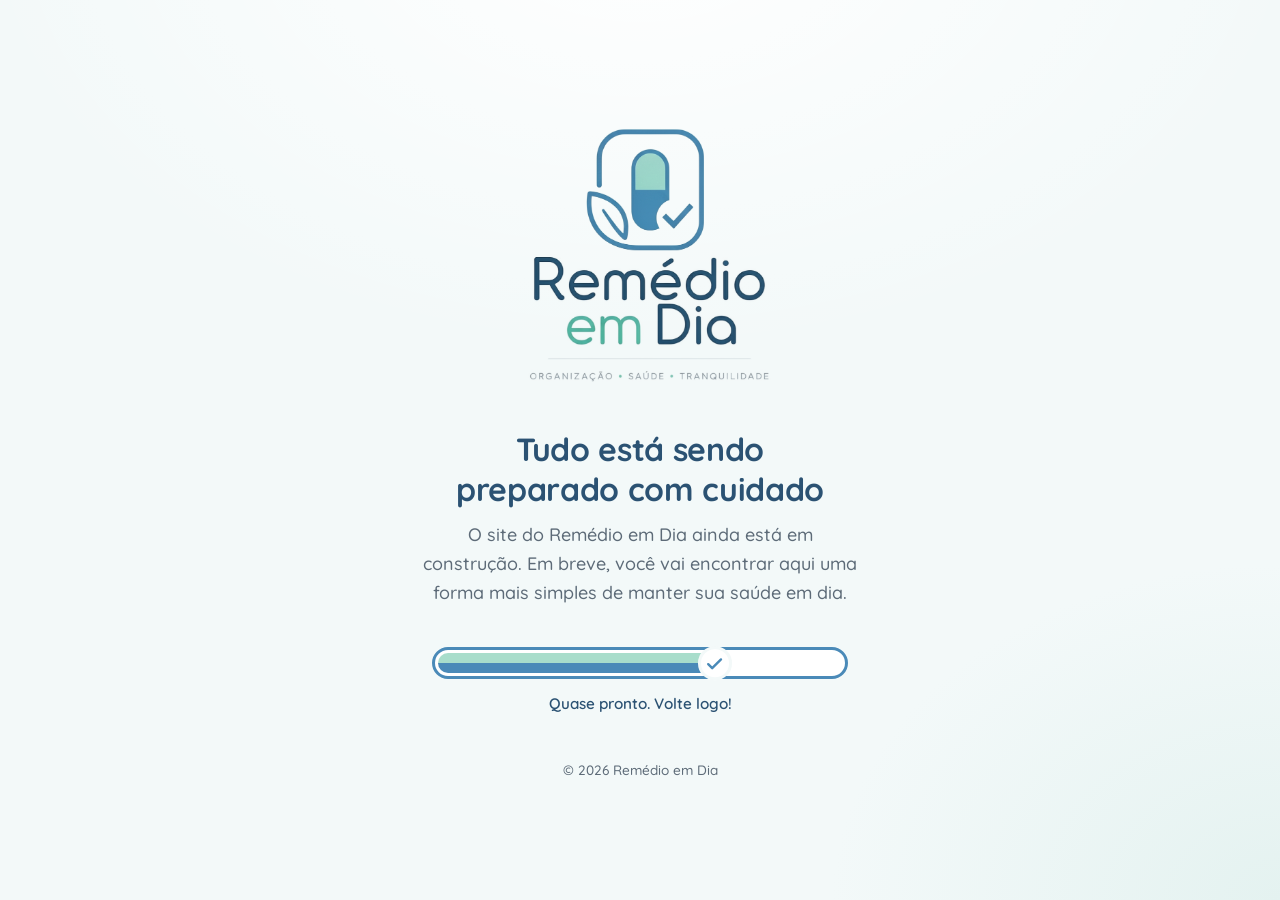
<file: index.html>
<!DOCTYPE html>
<html lang="pt-BR">
<head>
<meta charset="utf-8">
<meta name="viewport" content="width=device-width, initial-scale=1">
<title>Remédio em Dia | Em construção</title>
<meta name="description" content="O Remédio em Dia está sendo preparado com cuidado. Volte em breve.">
<link rel="icon" href="data:image/svg+xml,%3Csvg xmlns='http://www.w3.org/2000/svg' viewBox='0 0 100 100'%3E%3Ctext y='.9em' font-size='90'%3E%F0%9F%92%8A%3C/text%3E%3C/svg%3E">
<link rel="preconnect" href="https://fonts.googleapis.com">
<link rel="preconnect" href="https://fonts.gstatic.com" crossorigin>
<link href="https://fonts.googleapis.com/css2?family=Quicksand:wght@500;600;700&display=swap" rel="stylesheet">
<style>
  :root {
    --navy: #2b5273;
    --blue: #4a8ab8;
    --mint: #a8ddcb;
    --green: #5bbfa0;
    --slate: #5d6b78;
    --bg: #f3f9f9;
    --bg-edge: #e4f2f0;
    font-family: "Quicksand", "Nunito", "Segoe UI", system-ui, sans-serif;
  }
  * { box-sizing: border-box; margin: 0; }
  html, body { min-height: 100%; }
  body {
    color: var(--navy);
    background:
      radial-gradient(60rem 40rem at 50% -10%, #fff 0%, transparent 70%),
      radial-gradient(40rem 30rem at 100% 100%, var(--bg-edge) 0%, transparent 70%),
      var(--bg);
    min-height: 100vh;
    display: grid;
    place-items: center;
    padding: clamp(1.5rem, 5vw, 3rem) 1.25rem;
    -webkit-font-smoothing: antialiased;
  }
  main {
    width: 100%;
    max-width: 34rem;
    text-align: center;
    display: flex;
    flex-direction: column;
    align-items: center;
  }
  .logo {
    width: min(18rem, 70vw);
    height: auto;
    mix-blend-mode: multiply; /* funde o fundo branco do PNG com o fundo da página */
  }
  h1 {
    margin-top: clamp(1.25rem, 4vw, 2rem);
    font-size: clamp(1.5rem, 4.6vw, 2rem);
    font-weight: 700;
    line-height: 1.25;
    letter-spacing: -0.01em;
    text-wrap: balance;
  }
  p.lead {
    margin-top: 0.75rem;
    max-width: 28rem;
    font-size: clamp(1rem, 2.8vw, 1.125rem);
    font-weight: 500;
    line-height: 1.6;
    color: var(--slate);
    text-wrap: balance;
  }

  /* Cápsula de progresso: ecoa a cápsula do logo */
  .progress { width: 100%; max-width: 26rem; margin-top: clamp(1.75rem, 5vw, 2.5rem); }
  .capsule {
    position: relative;
    height: 2rem;
    border: 3px solid var(--blue);
    border-radius: 999px;
    background: #fff;
    padding: 3px;
  }
  .fill {
    position: relative;
    height: 100%;
    width: 0;
    border-radius: 999px;
    background: linear-gradient(180deg, var(--mint) 0 50%, var(--blue) 50% 100%);
    animation: fill 2.4s cubic-bezier(.22,.8,.24,1) .3s forwards;
  }
  .check {
    position: absolute;
    right: -3px; top: 50%;
    width: 2.1rem; height: 2.1rem;
    transform: translateY(-50%);
    border-radius: 50%;
    background: #fff;
    border: 3px solid var(--bg);
    display: grid; place-items: center;
    opacity: 0;
    animation: pop .4s ease 2.5s forwards;
  }
  .check svg { width: 1.2rem; height: 1.2rem; }
  .status {
    margin-top: 0.9rem;
    font-size: 0.95rem;
    font-weight: 600;
    color: var(--navy);
  }
  footer {
    margin-top: clamp(2rem, 6vw, 3rem);
    font-size: 0.85rem;
    font-weight: 500;
    color: var(--slate);
  }
  .tagline { color: var(--green); font-weight: 700; }

  @keyframes fill { to { width: 72%; } }
  @keyframes pop { from { opacity: 0; transform: translateY(-50%) scale(.6); } to { opacity: 1; transform: translateY(-50%) scale(1); } }

  @media (prefers-reduced-motion: reduce) {
    .fill { animation: none; width: 72%; }
    .check { animation: none; opacity: 1; }
  }
  @media (prefers-color-scheme: dark) {
    /* mantém a identidade clara: o logo tem fundo branco, então a página permanece clara */
    :root { color-scheme: light; }
  }
</style>
</head>
<body>
  <main>
    <img class="logo" src="remedio-em-dia-logo-vertical.png" alt="Remédio em Dia: organização, saúde e tranquilidade">

    <h1>Tudo está sendo preparado com cuidado</h1>
    <p class="lead">O site do Remédio em Dia ainda está em construção. Em breve, você vai encontrar aqui uma forma mais simples de manter sua saúde em dia.</p>

    <div class="progress" role="img" aria-label="Progresso da construção do site: cerca de 72%">
      <div class="capsule">
        <div class="fill">
          <span class="check" aria-hidden="true">
            <svg viewBox="0 0 24 24" fill="none" stroke="#4a8ab8" stroke-width="3" stroke-linecap="round" stroke-linejoin="round"><path d="M4 12.5l5 5L20 6.5"/></svg>
          </span>
        </div>
      </div>
      <p class="status">Quase pronto. Volte logo!</p>
    </div>

    <footer>© <span id="y">2026</span> Remédio em Dia</footer>
  </main>
  <script>document.getElementById('y').textContent = new Date().getFullYear();</script>
</body>
</html>
</file>
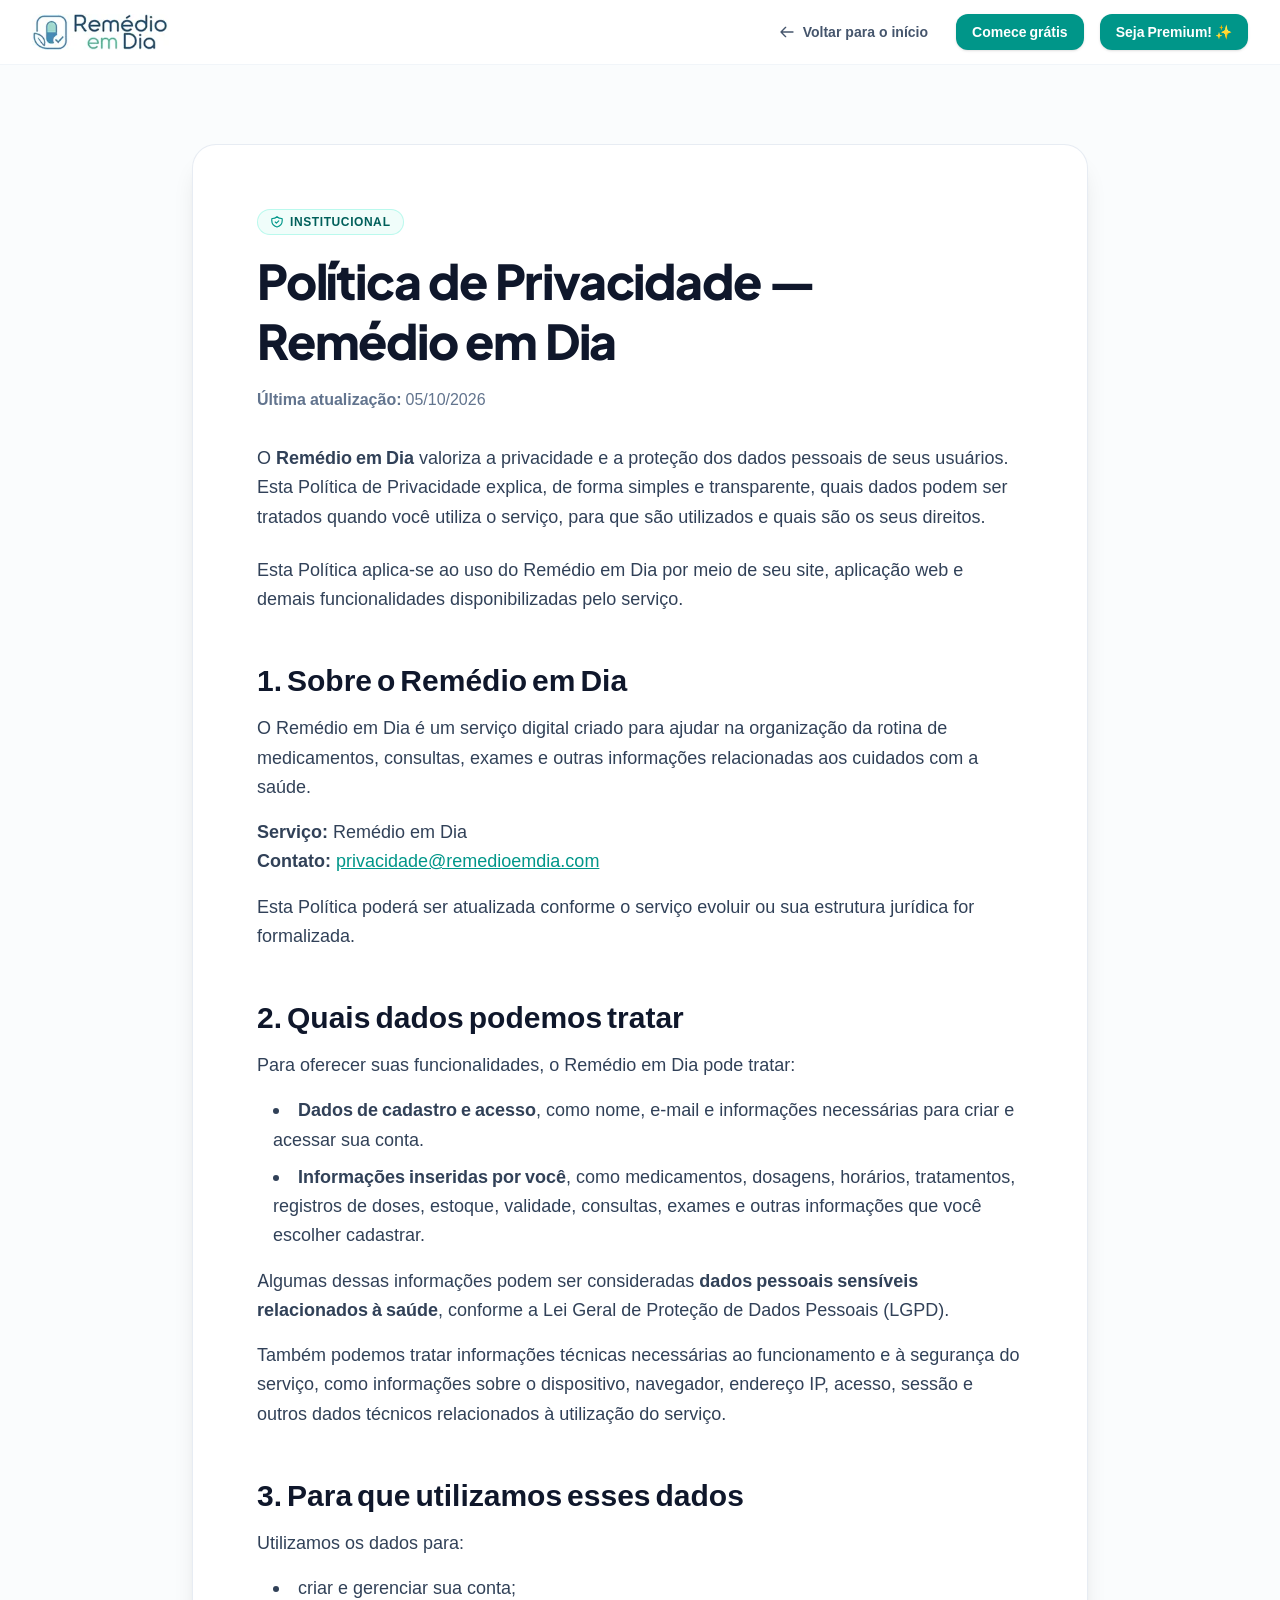
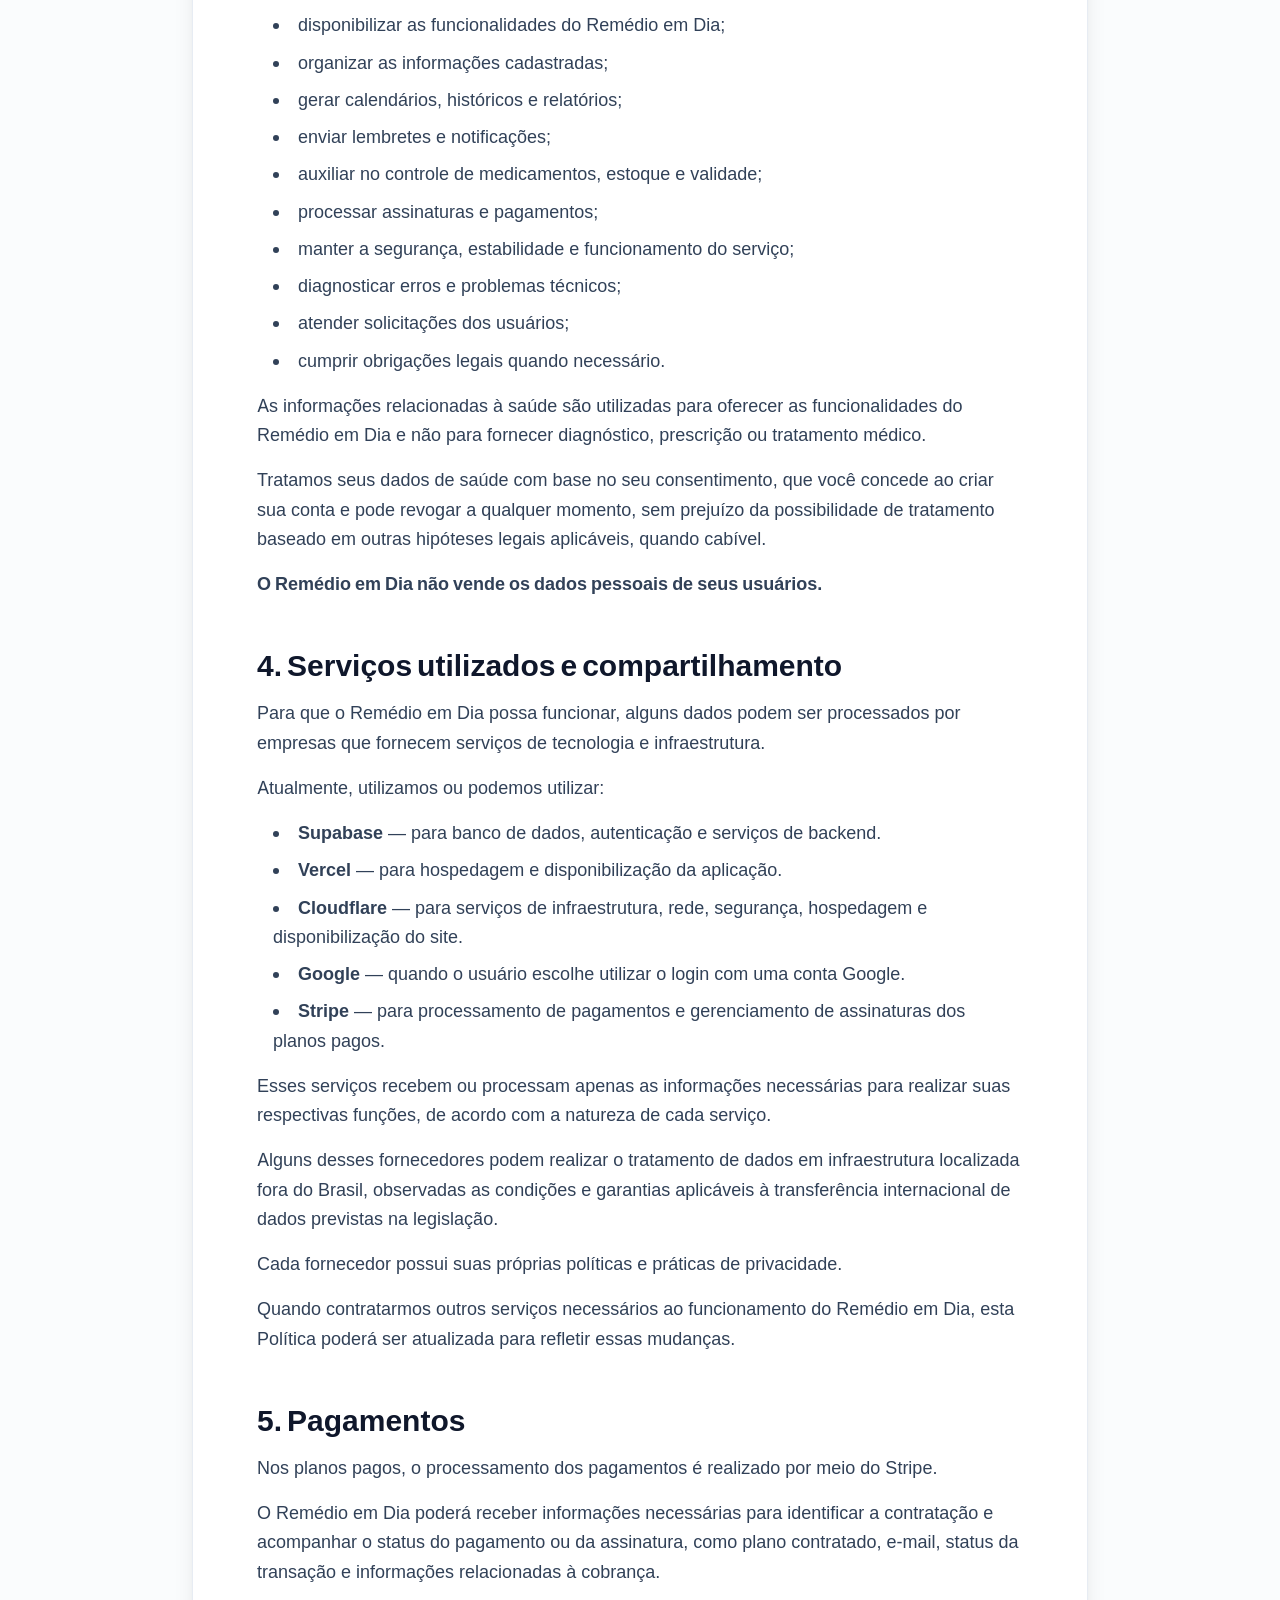
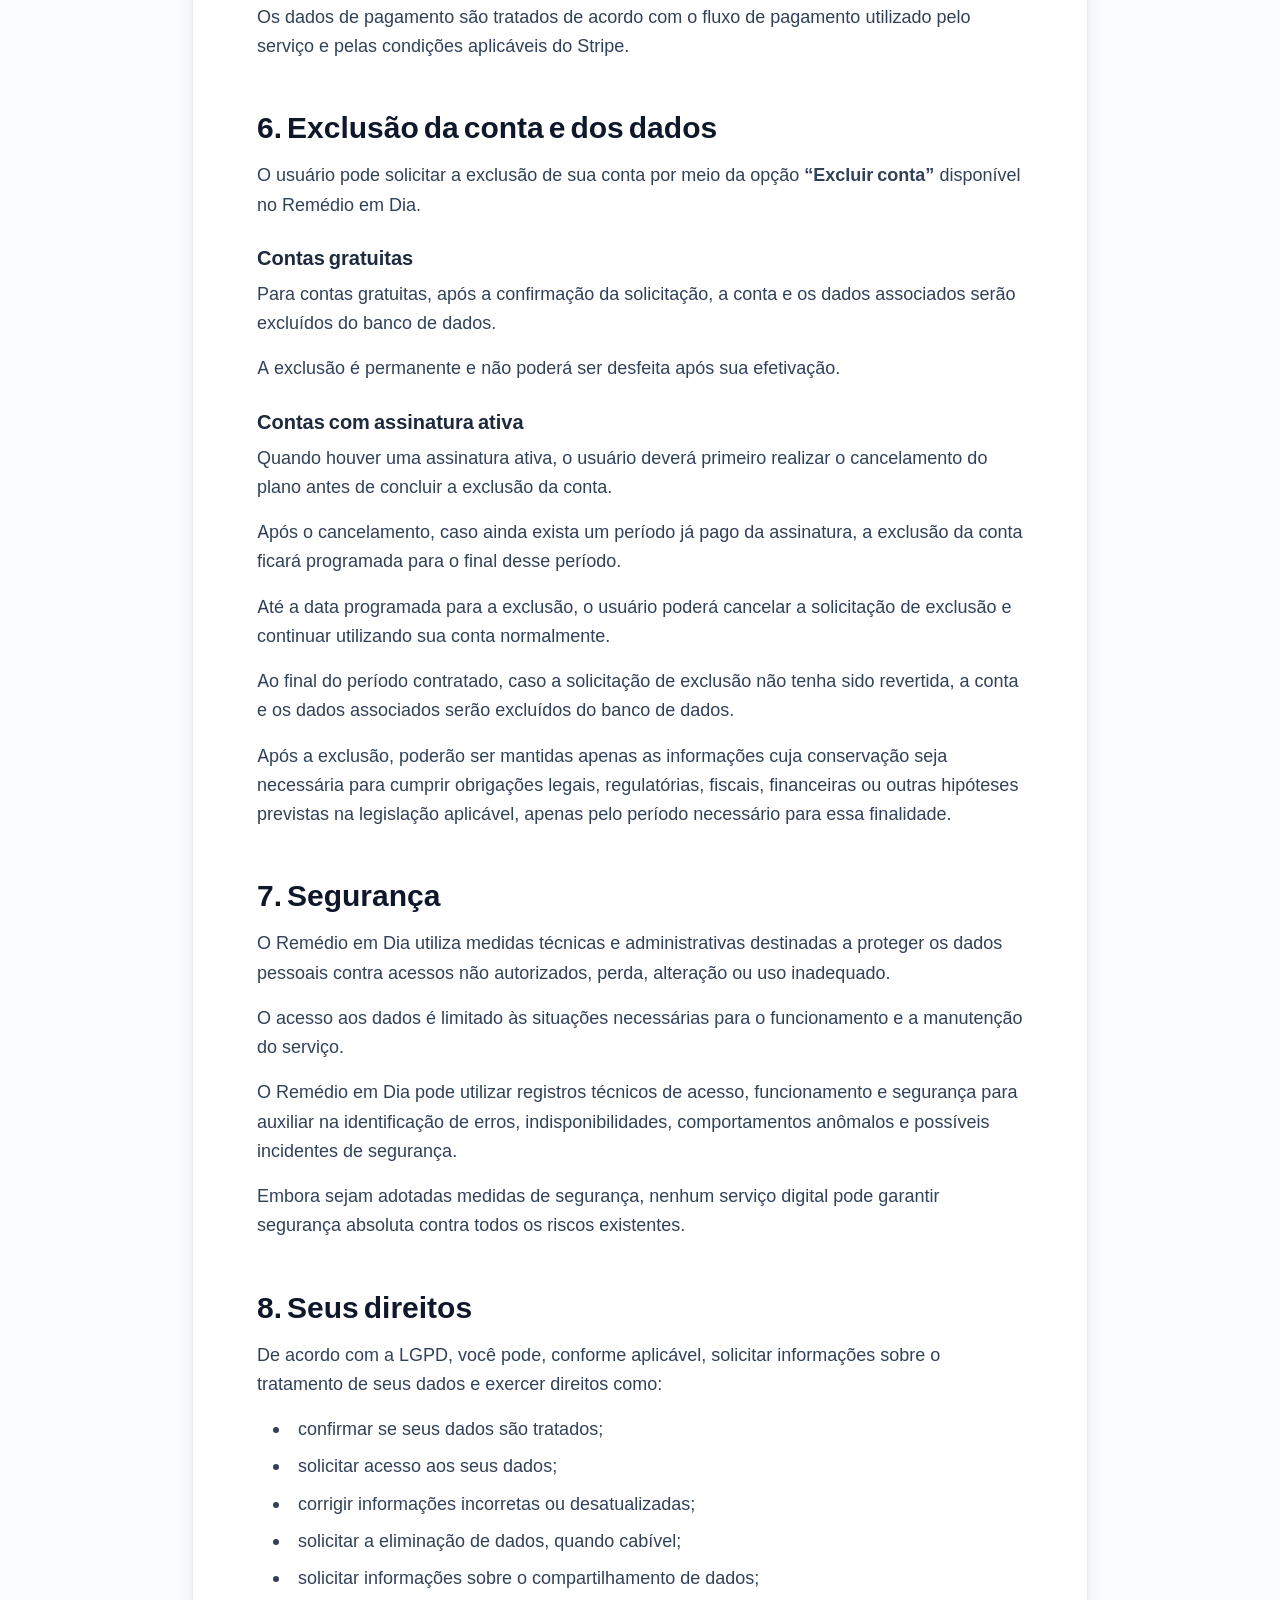
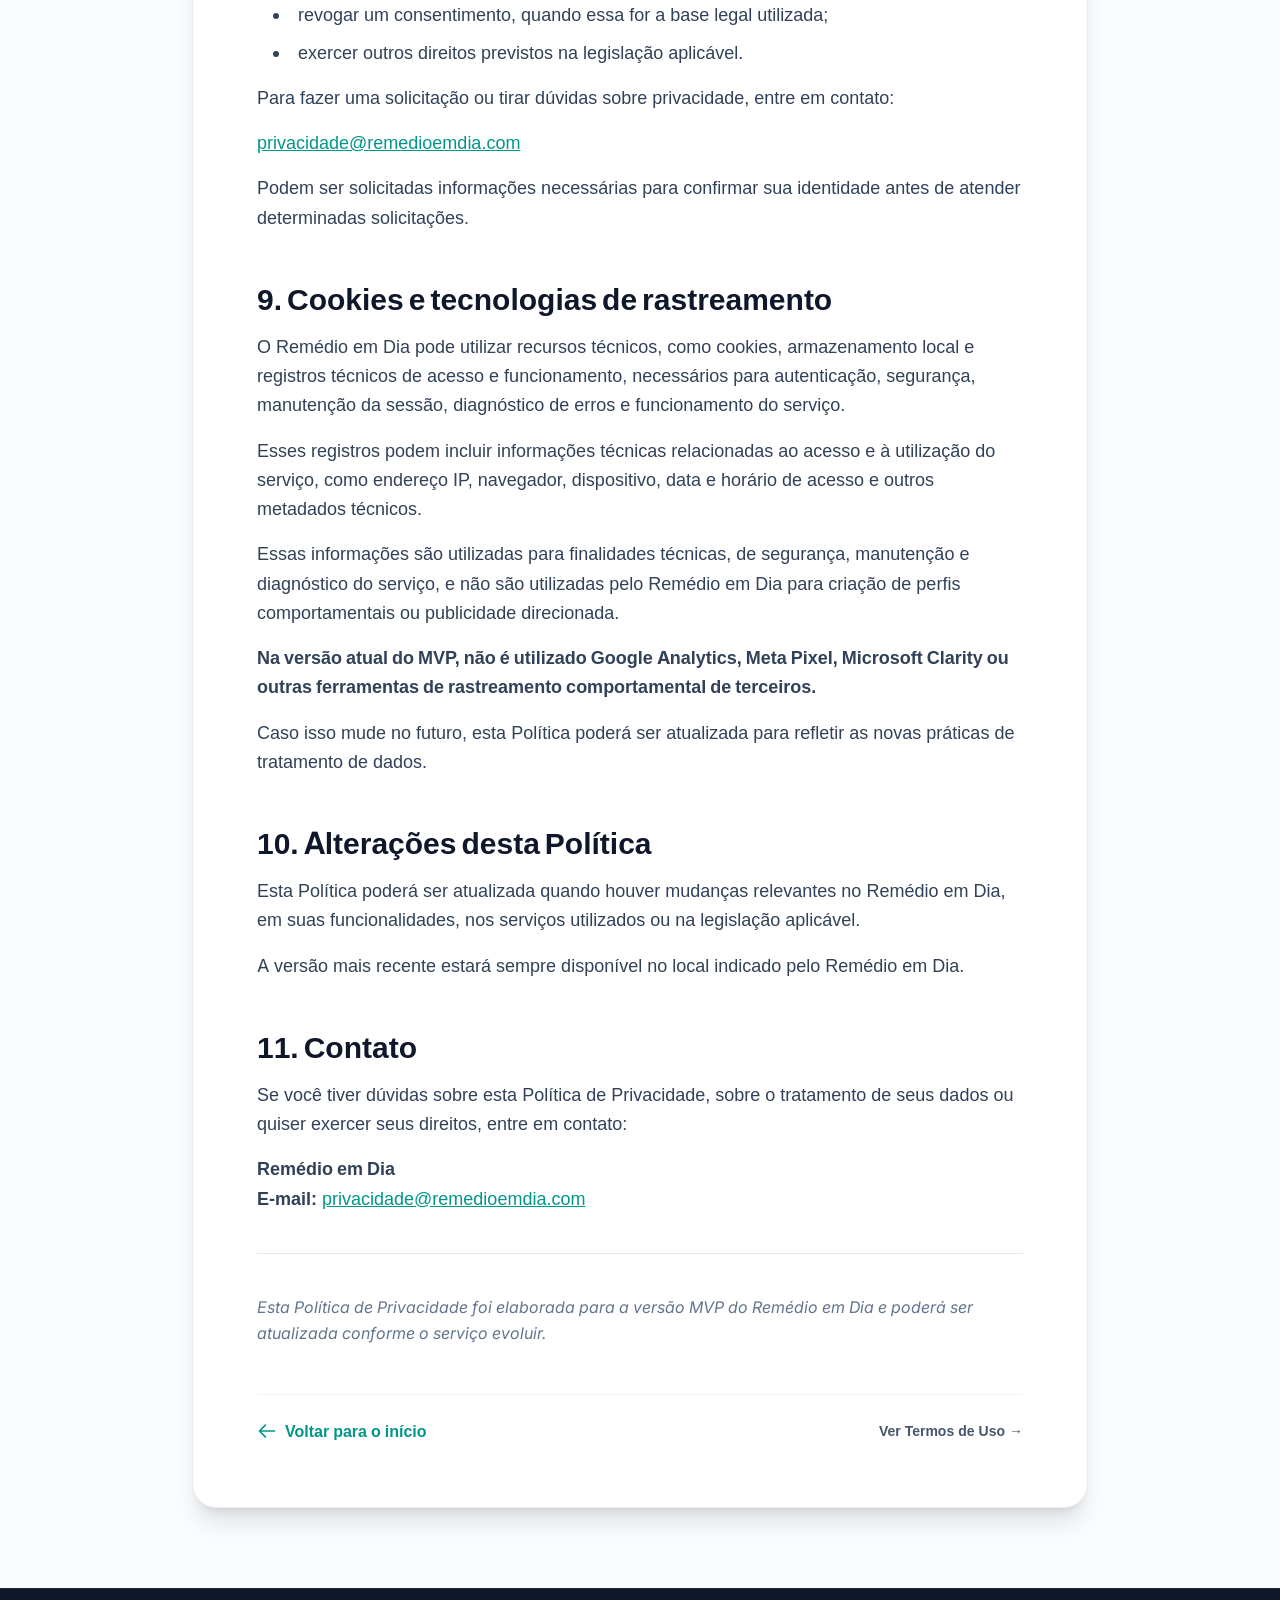
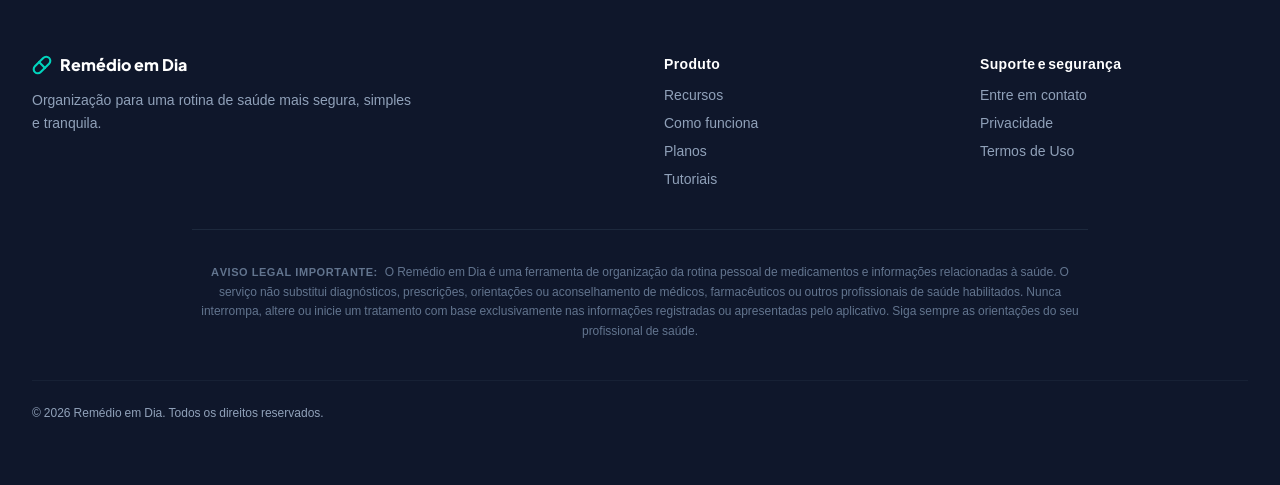
<file: privacidade/index.html>
<!DOCTYPE html>
<html lang="pt-BR" class="scroll-smooth">
<head>
  <meta charset="UTF-8">
  <meta name="viewport" content="width=device-width, initial-scale=1.0">
  <title>Política de Privacidade | Remédio em Dia</title>
  <meta name="description" content="Política de Privacidade do Remédio em Dia. Saiba de forma transparente quais dados podemos tratar, para que são utilizados e como protegemos sua privacidade." />
  <meta name="robots" content="index, follow" />
  <link rel="canonical" href="https://app.remedioemdia.com/politica-de-privacidade" />

  <!-- Fontes do Google -->
  <link rel="preconnect" href="https://fonts.googleapis.com">
  <link rel="preconnect" href="https://fonts.gstatic.com" crossorigin>
  <link href="https://fonts.googleapis.com/css2?family=Inter:wght@300;400;500;600;700&family=Plus+Jakarta+Sans:wght@400;500;600;700;800&display=swap" rel="stylesheet">

  <!-- Tailwind CSS via CDN -->
  
  
  <style>
/*! tailwindcss v4.3.3 | MIT License | https://tailwindcss.com */
@layer properties{@supports (((-webkit-hyphens:none)) and (not (margin-trim:inline))) or ((-moz-orient:inline) and (not (color:rgb(from red r g b)))){*,:before,:after,::backdrop{--tw-translate-x:0;--tw-translate-y:0;--tw-translate-z:0;--tw-rotate-x:initial;--tw-rotate-y:initial;--tw-rotate-z:initial;--tw-skew-x:initial;--tw-skew-y:initial;--tw-space-y-reverse:0;--tw-border-style:solid;--tw-gradient-position:initial;--tw-gradient-from:#0000;--tw-gradient-via:#0000;--tw-gradient-to:#0000;--tw-gradient-stops:initial;--tw-gradient-via-stops:initial;--tw-gradient-from-position:0%;--tw-gradient-via-position:50%;--tw-gradient-to-position:100%;--tw-leading:initial;--tw-font-weight:initial;--tw-tracking:initial;--tw-shadow:0 0 #0000;--tw-shadow-color:initial;--tw-shadow-alpha:100%;--tw-inset-shadow:0 0 #0000;--tw-inset-shadow-color:initial;--tw-inset-shadow-alpha:100%;--tw-ring-color:initial;--tw-ring-shadow:0 0 #0000;--tw-inset-ring-color:initial;--tw-inset-ring-shadow:0 0 #0000;--tw-ring-inset:initial;--tw-ring-offset-width:0px;--tw-ring-offset-color:#fff;--tw-ring-offset-shadow:0 0 #0000;--tw-outline-style:solid;--tw-blur:initial;--tw-brightness:initial;--tw-contrast:initial;--tw-grayscale:initial;--tw-hue-rotate:initial;--tw-invert:initial;--tw-opacity:initial;--tw-saturate:initial;--tw-sepia:initial;--tw-drop-shadow:initial;--tw-drop-shadow-color:initial;--tw-drop-shadow-alpha:100%;--tw-drop-shadow-size:initial;--tw-backdrop-blur:initial;--tw-backdrop-brightness:initial;--tw-backdrop-contrast:initial;--tw-backdrop-grayscale:initial;--tw-backdrop-hue-rotate:initial;--tw-backdrop-invert:initial;--tw-backdrop-opacity:initial;--tw-backdrop-saturate:initial;--tw-backdrop-sepia:initial;--tw-duration:initial;--tw-ease:initial;--tw-scale-x:1;--tw-scale-y:1;--tw-scale-z:1}}}@font-face{font-family:Inter;font-style:normal;font-weight:400;font-display:swap;src:url(/assets/fonts/inter-400-normal.woff2)format("woff2")}@font-face{font-family:Inter;font-style:normal;font-weight:500;font-display:swap;src:url(/assets/fonts/inter-500-normal.woff2)format("woff2")}@font-face{font-family:Inter;font-style:normal;font-weight:600;font-display:swap;src:url(/assets/fonts/inter-600-normal.woff2)format("woff2")}@font-face{font-family:Inter;font-style:normal;font-weight:700;font-display:swap;src:url(/assets/fonts/inter-700-normal.woff2)format("woff2")}@font-face{font-family:Plus Jakarta Sans;font-style:normal;font-weight:500;font-display:swap;src:url(/assets/fonts/plus-jakarta-sans-500-normal.woff2)format("woff2")}@font-face{font-family:Plus Jakarta Sans;font-style:normal;font-weight:600;font-display:swap;src:url(/assets/fonts/plus-jakarta-sans-600-normal.woff2)format("woff2")}@font-face{font-family:Plus Jakarta Sans;font-style:normal;font-weight:700;font-display:swap;src:url(/assets/fonts/plus-jakarta-sans-700-normal.woff2)format("woff2")}@font-face{font-family:Plus Jakarta Sans;font-style:normal;font-weight:800;font-display:swap;src:url(/assets/fonts/plus-jakarta-sans-800-normal.woff2)format("woff2")}@layer theme{:root,:host{--font-sans:"Inter", sans-serif;--font-mono:ui-monospace, SFMono-Regular, Menlo, Monaco, Consolas, "Liberation Mono", "Courier New", monospace;--color-red-50:oklch(97.1% .013 17.38);--color-red-100:oklch(93.6% .032 17.717);--color-red-600:oklch(57.7% .245 27.325);--color-amber-50:oklch(98.7% .022 95.277);--color-amber-100:oklch(96.2% .059 95.617);--color-amber-200:oklch(92.4% .12 95.746);--color-amber-400:oklch(82.8% .189 84.429);--color-amber-500:oklch(76.9% .188 70.08);--color-amber-700:oklch(55.5% .163 48.998);--color-amber-800:oklch(47.3% .137 46.201);--color-teal-50:oklch(98.4% .014 180.72);--color-teal-100:oklch(95.3% .051 180.801);--color-teal-200:oklch(91% .096 180.426);--color-teal-300:oklch(85.5% .138 181.071);--color-teal-400:oklch(77.7% .152 181.912);--color-teal-500:oklch(70.4% .14 182.503);--color-teal-600:oklch(60% .118 184.704);--color-teal-700:oklch(51.1% .096 186.391);--color-teal-800:oklch(43.7% .078 188.216);--color-teal-900:oklch(38.6% .063 188.416);--color-teal-950:oklch(27.7% .046 192.524);--color-blue-50:oklch(97% .014 254.604);--color-blue-100:oklch(93.2% .032 255.585);--color-blue-400:oklch(70.7% .165 254.624);--color-blue-500:oklch(62.3% .214 259.815);--color-blue-600:oklch(54.6% .245 262.881);--color-purple-500:oklch(62.7% .265 303.9);--color-rose-50:oklch(96.9% .015 12.422);--color-rose-100:oklch(94.1% .03 12.58);--color-rose-500:oklch(64.5% .246 16.439);--color-rose-600:oklch(58.6% .253 17.585);--color-slate-50:oklch(98.4% .003 247.858);--color-slate-100:oklch(96.8% .007 247.896);--color-slate-200:oklch(92.9% .013 255.508);--color-slate-300:oklch(86.9% .022 252.894);--color-slate-400:oklch(70.4% .04 256.788);--color-slate-500:oklch(55.4% .046 257.417);--color-slate-600:oklch(44.6% .043 257.281);--color-slate-700:oklch(37.2% .044 257.287);--color-slate-800:oklch(27.9% .041 260.031);--color-slate-900:oklch(20.8% .042 265.755);--color-slate-950:oklch(12.9% .042 264.695);--color-black:#000;--color-white:#fff;--spacing:.25rem;--container-sm:24rem;--container-md:28rem;--container-lg:32rem;--container-xl:36rem;--container-2xl:42rem;--container-3xl:48rem;--container-4xl:56rem;--container-5xl:64rem;--container-6xl:72rem;--container-7xl:80rem;--text-xs:.75rem;--text-xs--line-height:calc(1 / .75);--text-sm:.875rem;--text-sm--line-height:calc(1.25 / .875);--text-base:1rem;--text-base--line-height:calc(1.5 / 1);--text-lg:1.125rem;--text-lg--line-height:calc(1.75 / 1.125);--text-xl:1.25rem;--text-xl--line-height:calc(1.75 / 1.25);--text-2xl:1.5rem;--text-2xl--line-height:calc(2 / 1.5);--text-3xl:1.875rem;--text-3xl--line-height:calc(2.25 / 1.875);--text-4xl:2.25rem;--text-4xl--line-height:calc(2.5 / 2.25);--text-5xl:3rem;--text-5xl--line-height:1;--text-6xl:3.75rem;--text-6xl--line-height:1;--font-weight-medium:500;--font-weight-semibold:600;--font-weight-bold:700;--font-weight-extrabold:800;--font-weight-black:900;--tracking-tight:-.025em;--tracking-wide:.025em;--tracking-wider:.05em;--tracking-widest:.1em;--leading-tight:1.25;--leading-snug:1.375;--leading-normal:1.5;--leading-relaxed:1.625;--radius-lg:.5rem;--radius-xl:.75rem;--radius-2xl:1rem;--radius-3xl:1.5rem;--ease-in:cubic-bezier(.4, 0, 1, 1);--ease-out:cubic-bezier(0, 0, .2, 1);--ease-in-out:cubic-bezier(.4, 0, .2, 1);--animate-pulse:pulse 2s cubic-bezier(.4, 0, .6, 1) infinite;--blur-xs:4px;--aspect-video:16 / 9;--default-transition-duration:.15s;--default-transition-timing-function:cubic-bezier(.4, 0, .2, 1);--default-font-family:var(--font-sans);--default-mono-font-family:var(--font-mono);--font-display:"Plus Jakarta Sans", sans-serif}}@layer base{*,:after,:before,::backdrop{box-sizing:border-box;border:0 solid;margin:0;padding:0}::file-selector-button{box-sizing:border-box;border:0 solid;margin:0;padding:0}html,:host{-webkit-text-size-adjust:100%;tab-size:4;line-height:1.5;font-family:var(--default-font-family,-apple-system, BlinkMacSystemFont, "Segoe UI", Roboto, "Helvetica Neue", "Noto Sans", Arial, sans-serif, "Apple Color Emoji", "Segoe UI Emoji", "Segoe UI Symbol", "Noto Color Emoji");font-feature-settings:var(--default-font-feature-settings,normal);font-variation-settings:var(--default-font-variation-settings,normal);-webkit-tap-highlight-color:transparent}hr{height:0;color:inherit;border-top-width:1px}abbr:where([title]){-webkit-text-decoration:underline dotted;text-decoration:underline dotted}h1,h2,h3,h4,h5,h6{font-size:inherit;font-weight:inherit}a{color:inherit;-webkit-text-decoration:inherit;-webkit-text-decoration:inherit;-webkit-text-decoration:inherit;text-decoration:inherit}b,strong{font-weight:bolder}code,kbd,samp,pre{font-family:var(--default-mono-font-family,ui-monospace, SFMono-Regular, Menlo, Monaco, Consolas, "Liberation Mono", "Courier New", monospace);font-feature-settings:var(--default-mono-font-feature-settings,normal);font-variation-settings:var(--default-mono-font-variation-settings,normal);font-size:1em}small{font-size:80%}sub,sup{vertical-align:baseline;font-size:75%;line-height:0;position:relative}sub{bottom:-.25em}sup{top:-.5em}table{text-indent:0;border-color:inherit;border-collapse:collapse}:-moz-focusring:where(:not(iframe)){outline:auto}progress{vertical-align:baseline}summary{display:list-item}ol,ul,menu{list-style:none}img,svg,video,canvas,audio,iframe,embed,object{vertical-align:middle;display:block}img,video{max-width:100%;height:auto}button,input,select,optgroup,textarea{font:inherit;font-feature-settings:inherit;font-variation-settings:inherit;letter-spacing:inherit;color:inherit;opacity:1;background-color:#0000;border-radius:0}::file-selector-button{font:inherit;font-feature-settings:inherit;font-variation-settings:inherit;letter-spacing:inherit;color:inherit;opacity:1;background-color:#0000;border-radius:0}:where(select:is([multiple],[size])) optgroup{font-weight:bolder}:where(select:is([multiple],[size])) optgroup option{padding-inline-start:20px}::file-selector-button{margin-inline-end:4px}::placeholder{opacity:1}@supports (not ((-webkit-appearance:-apple-pay-button))) or (contain-intrinsic-size:1px){::placeholder{color:currentColor}@supports (color:color-mix(in lab, red, red)){::placeholder{color:color-mix(in oklab, currentcolor 50%, transparent)}}}textarea{resize:vertical}::-webkit-search-decoration{-webkit-appearance:none}::-webkit-date-and-time-value{min-height:1lh;text-align:inherit}::-webkit-datetime-edit{display:inline-flex}::-webkit-datetime-edit-fields-wrapper{padding:0}::-webkit-datetime-edit{padding-block:0}::-webkit-datetime-edit-year-field{padding-block:0}::-webkit-datetime-edit-month-field{padding-block:0}::-webkit-datetime-edit-day-field{padding-block:0}::-webkit-datetime-edit-hour-field{padding-block:0}::-webkit-datetime-edit-minute-field{padding-block:0}::-webkit-datetime-edit-second-field{padding-block:0}::-webkit-datetime-edit-millisecond-field{padding-block:0}::-webkit-datetime-edit-meridiem-field{padding-block:0}::-webkit-calendar-picker-indicator{line-height:1}:-moz-ui-invalid{box-shadow:none}button,input:where([type=button],[type=reset],[type=submit]){appearance:button}::file-selector-button{appearance:button}::-webkit-inner-spin-button{height:auto}::-webkit-outer-spin-button{height:auto}[hidden]:where(:not([hidden=until-found])){display:none!important}}@layer components;@layer utilities{.pointer-events-none{pointer-events:none}.visible{visibility:visible}.absolute{position:absolute}.fixed{position:fixed}.relative{position:relative}.static{position:static}.inset-0{inset:0}.inset-x-0{inset-inline:0}.inset-x-4{inset-inline:calc(var(--spacing) * 4)}.-top-3{top:calc(var(--spacing) * -3)}.-top-5{top:calc(var(--spacing) * -5)}.top-0{top:0}.top-1\/2{top:50%}.top-2{top:calc(var(--spacing) * 2)}.top-3{top:calc(var(--spacing) * 3)}.top-4{top:calc(var(--spacing) * 4)}.right-3{right:calc(var(--spacing) * 3)}.right-4{right:calc(var(--spacing) * 4)}.right-6{right:calc(var(--spacing) * 6)}.bottom-0{bottom:0}.bottom-3{bottom:calc(var(--spacing) * 3)}.bottom-16{bottom:calc(var(--spacing) * 16)}.left-3{left:calc(var(--spacing) * 3)}.left-3\.5{left:calc(var(--spacing) * 3.5)}.left-6{left:calc(var(--spacing) * 6)}.z-10{z-index:10}.z-20{z-index:20}.z-30{z-index:30}.z-40{z-index:40}.z-50{z-index:50}.container{width:100%}@media (min-width:40rem){.container{max-width:40rem}}@media (min-width:48rem){.container{max-width:48rem}}@media (min-width:64rem){.container{max-width:64rem}}@media (min-width:80rem){.container{max-width:80rem}}@media (min-width:96rem){.container{max-width:96rem}}.mx-4{margin-inline:calc(var(--spacing) * 4)}.mx-auto{margin-inline:auto}.my-6{margin-block:calc(var(--spacing) * 6)}.my-10{margin-block:calc(var(--spacing) * 10)}.mt-0\.5{margin-top:calc(var(--spacing) * .5)}.mt-1{margin-top:var(--spacing)}.mt-2{margin-top:calc(var(--spacing) * 2)}.mt-3{margin-top:calc(var(--spacing) * 3)}.mt-3\.5{margin-top:calc(var(--spacing) * 3.5)}.mt-4{margin-top:calc(var(--spacing) * 4)}.mt-5{margin-top:calc(var(--spacing) * 5)}.mt-6{margin-top:calc(var(--spacing) * 6)}.mt-8{margin-top:calc(var(--spacing) * 8)}.mt-10{margin-top:calc(var(--spacing) * 10)}.mt-12{margin-top:calc(var(--spacing) * 12)}.mt-16{margin-top:calc(var(--spacing) * 16)}.mt-auto{margin-top:auto}.mr-1{margin-right:var(--spacing)}.mb-0\.5{margin-bottom:calc(var(--spacing) * .5)}.mb-1{margin-bottom:var(--spacing)}.mb-2{margin-bottom:calc(var(--spacing) * 2)}.mb-2\.5{margin-bottom:calc(var(--spacing) * 2.5)}.mb-3{margin-bottom:calc(var(--spacing) * 3)}.mb-3\.5{margin-bottom:calc(var(--spacing) * 3.5)}.mb-4{margin-bottom:calc(var(--spacing) * 4)}.mb-8{margin-bottom:calc(var(--spacing) * 8)}.mb-12{margin-bottom:calc(var(--spacing) * 12)}.mb-14{margin-bottom:calc(var(--spacing) * 14)}.mb-16{margin-bottom:calc(var(--spacing) * 16)}.ml-0\.5{margin-left:calc(var(--spacing) * .5)}.ml-1{margin-left:var(--spacing)}.ml-10\.5{margin-left:calc(var(--spacing) * 10.5)}.line-clamp-1{-webkit-line-clamp:1;-webkit-box-orient:vertical;display:-webkit-box;overflow:hidden}.line-clamp-2{-webkit-line-clamp:2;-webkit-box-orient:vertical;display:-webkit-box;overflow:hidden}.block{display:block}.contents{display:contents}.flex{display:flex}.grid{display:grid}.hidden{display:none}.inline{display:inline}.inline-block{display:inline-block}.inline-flex{display:inline-flex}.aspect-\[9\/16\]{aspect-ratio:9/16}.aspect-video{aspect-ratio:var(--aspect-video)}.h-2\.5{height:calc(var(--spacing) * 2.5)}.h-3{height:calc(var(--spacing) * 3)}.h-3\.5{height:calc(var(--spacing) * 3.5)}.h-4{height:calc(var(--spacing) * 4)}.h-5{height:calc(var(--spacing) * 5)}.h-6{height:calc(var(--spacing) * 6)}.h-7{height:calc(var(--spacing) * 7)}.h-8{height:calc(var(--spacing) * 8)}.h-10{height:calc(var(--spacing) * 10)}.h-12{height:calc(var(--spacing) * 12)}.h-14{height:calc(var(--spacing) * 14)}.h-16{height:calc(var(--spacing) * 16)}.h-24{height:calc(var(--spacing) * 24)}.h-\[560px\]{height:560px}.h-full{height:100%}.max-h-60{max-height:calc(var(--spacing) * 60)}.min-h-screen{min-height:100vh}.w-0\.5{width:calc(var(--spacing) * .5)}.w-2\.5{width:calc(var(--spacing) * 2.5)}.w-3{width:calc(var(--spacing) * 3)}.w-3\.5{width:calc(var(--spacing) * 3.5)}.w-4{width:calc(var(--spacing) * 4)}.w-5{width:calc(var(--spacing) * 5)}.w-6{width:calc(var(--spacing) * 6)}.w-7{width:calc(var(--spacing) * 7)}.w-8{width:calc(var(--spacing) * 8)}.w-10{width:calc(var(--spacing) * 10)}.w-12{width:calc(var(--spacing) * 12)}.w-14{width:calc(var(--spacing) * 14)}.w-16{width:calc(var(--spacing) * 16)}.w-24{width:calc(var(--spacing) * 24)}.w-28{width:calc(var(--spacing) * 28)}.w-auto{width:auto}.w-full{width:100%}.w-px{width:1px}.max-w-2xl{max-width:var(--container-2xl)}.max-w-3xl{max-width:var(--container-3xl)}.max-w-4xl{max-width:var(--container-4xl)}.max-w-5xl{max-width:var(--container-5xl)}.max-w-6xl{max-width:var(--container-6xl)}.max-w-7xl{max-width:var(--container-7xl)}.max-w-\[320px\]{max-width:320px}.max-w-\[340px\]{max-width:340px}.max-w-lg{max-width:var(--container-lg)}.max-w-md{max-width:var(--container-md)}.max-w-sm{max-width:var(--container-sm)}.max-w-xl{max-width:var(--container-xl)}.min-w-0{min-width:0}.min-w-\[32px\]{min-width:32px}.flex-1{flex:1}.flex-shrink-0,.shrink-0{flex-shrink:0}.-translate-y-1\/2{--tw-translate-y:calc(calc(1 / 2 * 100%) * -1);translate:var(--tw-translate-x) var(--tw-translate-y)}.scale-\[0\.98\]{scale:.98}.-rotate-90{rotate:-90deg}.rotate-90{rotate:90deg}.rotate-270{rotate:270deg}.transform{transform:var(--tw-rotate-x,) var(--tw-rotate-y,) var(--tw-rotate-z,) var(--tw-skew-x,) var(--tw-skew-y,)}.animate-pulse{animation:var(--animate-pulse)}.cursor-not-allowed{cursor:not-allowed}.cursor-pointer{cursor:pointer}.resize{resize:both}.scroll-mt-20{scroll-margin-top:calc(var(--spacing) * 20)}.scrollbar-none{scrollbar-width:none}.scrollbar-thin{scrollbar-width:thin}.list-inside{list-style-position:inside}.list-disc{list-style-type:disc}.grid-cols-1{grid-template-columns:repeat(1,minmax(0,1fr))}.grid-cols-3{grid-template-columns:repeat(3,minmax(0,1fr))}.flex-col{flex-direction:column}.flex-wrap{flex-wrap:wrap}.items-baseline{align-items:baseline}.items-center{align-items:center}.items-start{align-items:flex-start}.items-stretch{align-items:stretch}.justify-between{justify-content:space-between}.justify-center{justify-content:center}.gap-1{gap:var(--spacing)}.gap-1\.5{gap:calc(var(--spacing) * 1.5)}.gap-2{gap:calc(var(--spacing) * 2)}.gap-2\.5{gap:calc(var(--spacing) * 2.5)}.gap-3{gap:calc(var(--spacing) * 3)}.gap-3\.5{gap:calc(var(--spacing) * 3.5)}.gap-4{gap:calc(var(--spacing) * 4)}.gap-6{gap:calc(var(--spacing) * 6)}.gap-8{gap:calc(var(--spacing) * 8)}:where(.space-y-1>:not(:last-child)){--tw-space-y-reverse:0;margin-block-start:calc(var(--spacing) * var(--tw-space-y-reverse));margin-block-end:calc(var(--spacing) * calc(1 - var(--tw-space-y-reverse)))}:where(.space-y-1\.5>:not(:last-child)){--tw-space-y-reverse:0;margin-block-start:calc(calc(var(--spacing) * 1.5) * var(--tw-space-y-reverse));margin-block-end:calc(calc(var(--spacing) * 1.5) * calc(1 - var(--tw-space-y-reverse)))}:where(.space-y-2>:not(:last-child)){--tw-space-y-reverse:0;margin-block-start:calc(calc(var(--spacing) * 2) * var(--tw-space-y-reverse));margin-block-end:calc(calc(var(--spacing) * 2) * calc(1 - var(--tw-space-y-reverse)))}:where(.space-y-2\.5>:not(:last-child)){--tw-space-y-reverse:0;margin-block-start:calc(calc(var(--spacing) * 2.5) * var(--tw-space-y-reverse));margin-block-end:calc(calc(var(--spacing) * 2.5) * calc(1 - var(--tw-space-y-reverse)))}:where(.space-y-3>:not(:last-child)){--tw-space-y-reverse:0;margin-block-start:calc(calc(var(--spacing) * 3) * var(--tw-space-y-reverse));margin-block-end:calc(calc(var(--spacing) * 3) * calc(1 - var(--tw-space-y-reverse)))}:where(.space-y-3\.5>:not(:last-child)){--tw-space-y-reverse:0;margin-block-start:calc(calc(var(--spacing) * 3.5) * var(--tw-space-y-reverse));margin-block-end:calc(calc(var(--spacing) * 3.5) * calc(1 - var(--tw-space-y-reverse)))}:where(.space-y-4>:not(:last-child)){--tw-space-y-reverse:0;margin-block-start:calc(calc(var(--spacing) * 4) * var(--tw-space-y-reverse));margin-block-end:calc(calc(var(--spacing) * 4) * calc(1 - var(--tw-space-y-reverse)))}:where(.space-y-6>:not(:last-child)){--tw-space-y-reverse:0;margin-block-start:calc(calc(var(--spacing) * 6) * var(--tw-space-y-reverse));margin-block-end:calc(calc(var(--spacing) * 6) * calc(1 - var(--tw-space-y-reverse)))}:where(.space-y-8>:not(:last-child)){--tw-space-y-reverse:0;margin-block-start:calc(calc(var(--spacing) * 8) * var(--tw-space-y-reverse));margin-block-end:calc(calc(var(--spacing) * 8) * calc(1 - var(--tw-space-y-reverse)))}:where(.space-y-10>:not(:last-child)){--tw-space-y-reverse:0;margin-block-start:calc(calc(var(--spacing) * 10) * var(--tw-space-y-reverse));margin-block-end:calc(calc(var(--spacing) * 10) * calc(1 - var(--tw-space-y-reverse)))}.truncate{text-overflow:ellipsis;white-space:nowrap;overflow:hidden}.overflow-hidden{overflow:hidden}.overflow-y-auto{overflow-y:auto}.scroll-smooth{scroll-behavior:smooth}.rounded{border-radius:.25rem}.rounded-2xl{border-radius:var(--radius-2xl)}.rounded-3xl{border-radius:var(--radius-3xl)}.rounded-\[2\.5rem\]{border-radius:2.5rem}.rounded-\[36px\]{border-radius:36px}.rounded-full{border-radius:3.40282e38px}.rounded-lg{border-radius:var(--radius-lg)}.rounded-xl{border-radius:var(--radius-xl)}.rounded-b-xl{border-bottom-right-radius:var(--radius-xl);border-bottom-left-radius:var(--radius-xl)}.border{border-style:var(--tw-border-style);border-width:1px}.border-0{border-style:var(--tw-border-style);border-width:0}.border-2{border-style:var(--tw-border-style);border-width:2px}.border-4{border-style:var(--tw-border-style);border-width:4px}.border-\[10px\]{border-style:var(--tw-border-style);border-width:10px}.border-x{border-inline-style:var(--tw-border-style);border-inline-width:1px}.border-y{border-block-style:var(--tw-border-style);border-block-width:1px}.border-t{border-top-style:var(--tw-border-style);border-top-width:1px}.border-b{border-bottom-style:var(--tw-border-style);border-bottom-width:1px}.border-l-0{border-left-style:var(--tw-border-style);border-left-width:0}.border-dashed{--tw-border-style:dashed;border-style:dashed}.border-\[\#E9D5FF\]{border-color:#e9d5ff}.border-\[\#EDF2F7\]{border-color:#edf2f7}.border-amber-100{border-color:var(--color-amber-100)}.border-amber-200{border-color:var(--color-amber-200)}.border-amber-400{border-color:var(--color-amber-400)}.border-blue-100{border-color:var(--color-blue-100)}.border-blue-400{border-color:var(--color-blue-400)}.border-red-100{border-color:var(--color-red-100)}.border-rose-100\/30{border-color:#ffe4e64d}@supports (color:color-mix(in lab, red, red)){.border-rose-100\/30{border-color:color-mix(in oklab, var(--color-rose-100) 30%, transparent)}}.border-slate-50{border-color:var(--color-slate-50)}.border-slate-100{border-color:var(--color-slate-100)}.border-slate-200{border-color:var(--color-slate-200)}.border-slate-200\/80{border-color:#e2e8f0cc}@supports (color:color-mix(in lab, red, red)){.border-slate-200\/80{border-color:color-mix(in oklab, var(--color-slate-200) 80%, transparent)}}.border-slate-300{border-color:var(--color-slate-300)}.border-slate-700{border-color:var(--color-slate-700)}.border-slate-800{border-color:var(--color-slate-800)}.border-slate-800\/60{border-color:#1d293d99}@supports (color:color-mix(in lab, red, red)){.border-slate-800\/60{border-color:color-mix(in oklab, var(--color-slate-800) 60%, transparent)}}.border-slate-800\/80{border-color:#1d293dcc}@supports (color:color-mix(in lab, red, red)){.border-slate-800\/80{border-color:color-mix(in oklab, var(--color-slate-800) 80%, transparent)}}.border-teal-100{border-color:var(--color-teal-100)}.border-teal-100\/30{border-color:#cbfbf14d}@supports (color:color-mix(in lab, red, red)){.border-teal-100\/30{border-color:color-mix(in oklab, var(--color-teal-100) 30%, transparent)}}.border-teal-100\/35{border-color:#cbfbf159}@supports (color:color-mix(in lab, red, red)){.border-teal-100\/35{border-color:color-mix(in oklab, var(--color-teal-100) 35%, transparent)}}.border-teal-100\/50{border-color:#cbfbf180}@supports (color:color-mix(in lab, red, red)){.border-teal-100\/50{border-color:color-mix(in oklab, var(--color-teal-100) 50%, transparent)}}.border-teal-200{border-color:var(--color-teal-200)}.border-teal-200\/60{border-color:#96f7e499}@supports (color:color-mix(in lab, red, red)){.border-teal-200\/60{border-color:color-mix(in oklab, var(--color-teal-200) 60%, transparent)}}.border-teal-500{border-color:var(--color-teal-500)}.border-teal-500\/40{border-color:#00baa766}@supports (color:color-mix(in lab, red, red)){.border-teal-500\/40{border-color:color-mix(in oklab, var(--color-teal-500) 40%, transparent)}}.border-teal-600{border-color:var(--color-teal-600)}.border-teal-800{border-color:var(--color-teal-800)}.border-white\/10{border-color:#ffffff1a}@supports (color:color-mix(in lab, red, red)){.border-white\/10{border-color:color-mix(in oklab, var(--color-white) 10%, transparent)}}.border-white\/20{border-color:#fff3}@supports (color:color-mix(in lab, red, red)){.border-white\/20{border-color:color-mix(in oklab, var(--color-white) 20%, transparent)}}.bg-\[\#3B82F6\]{background-color:#3b82f6}.bg-\[\#EFF6FF\]{background-color:#eff6ff}.bg-\[\#F4F7F9\]{background-color:#f4f7f9}.bg-\[\#F8FAFC\]{background-color:#f8fafc}.bg-\[\#FAF5FF\]{background-color:#faf5ff}.bg-amber-50{background-color:var(--color-amber-50)}.bg-amber-500{background-color:var(--color-amber-500)}.bg-black{background-color:var(--color-black)}.bg-blue-50\/50{background-color:#eff6ff80}@supports (color:color-mix(in lab, red, red)){.bg-blue-50\/50{background-color:color-mix(in oklab, var(--color-blue-50) 50%, transparent)}}.bg-blue-500{background-color:var(--color-blue-500)}.bg-red-50\/50{background-color:#fef2f280}@supports (color:color-mix(in lab, red, red)){.bg-red-50\/50{background-color:color-mix(in oklab, var(--color-red-50) 50%, transparent)}}.bg-rose-50{background-color:var(--color-rose-50)}.bg-slate-50{background-color:var(--color-slate-50)}.bg-slate-50\/35{background-color:#f8fafc59}@supports (color:color-mix(in lab, red, red)){.bg-slate-50\/35{background-color:color-mix(in oklab, var(--color-slate-50) 35%, transparent)}}.bg-slate-50\/50{background-color:#f8fafc80}@supports (color:color-mix(in lab, red, red)){.bg-slate-50\/50{background-color:color-mix(in oklab, var(--color-slate-50) 50%, transparent)}}.bg-slate-50\/60{background-color:#f8fafc99}@supports (color:color-mix(in lab, red, red)){.bg-slate-50\/60{background-color:color-mix(in oklab, var(--color-slate-50) 60%, transparent)}}.bg-slate-100{background-color:var(--color-slate-100)}.bg-slate-100\/40{background-color:#f1f5f966}@supports (color:color-mix(in lab, red, red)){.bg-slate-100\/40{background-color:color-mix(in oklab, var(--color-slate-100) 40%, transparent)}}.bg-slate-100\/50{background-color:#f1f5f980}@supports (color:color-mix(in lab, red, red)){.bg-slate-100\/50{background-color:color-mix(in oklab, var(--color-slate-100) 50%, transparent)}}.bg-slate-200{background-color:var(--color-slate-200)}.bg-slate-300{background-color:var(--color-slate-300)}.bg-slate-800{background-color:var(--color-slate-800)}.bg-slate-800\/80{background-color:#1d293dcc}@supports (color:color-mix(in lab, red, red)){.bg-slate-800\/80{background-color:color-mix(in oklab, var(--color-slate-800) 80%, transparent)}}.bg-slate-900{background-color:var(--color-slate-900)}.bg-slate-900\/60{background-color:#0f172b99}@supports (color:color-mix(in lab, red, red)){.bg-slate-900\/60{background-color:color-mix(in oklab, var(--color-slate-900) 60%, transparent)}}.bg-slate-900\/85{background-color:#0f172bd9}@supports (color:color-mix(in lab, red, red)){.bg-slate-900\/85{background-color:color-mix(in oklab, var(--color-slate-900) 85%, transparent)}}.bg-slate-900\/90{background-color:#0f172be6}@supports (color:color-mix(in lab, red, red)){.bg-slate-900\/90{background-color:color-mix(in oklab, var(--color-slate-900) 90%, transparent)}}.bg-slate-950{background-color:var(--color-slate-950)}.bg-slate-950\/70{background-color:#020618b3}@supports (color:color-mix(in lab, red, red)){.bg-slate-950\/70{background-color:color-mix(in oklab, var(--color-slate-950) 70%, transparent)}}.bg-slate-950\/80{background-color:#020618cc}@supports (color:color-mix(in lab, red, red)){.bg-slate-950\/80{background-color:color-mix(in oklab, var(--color-slate-950) 80%, transparent)}}.bg-teal-50{background-color:var(--color-teal-50)}.bg-teal-50\/20{background-color:#f0fdfa33}@supports (color:color-mix(in lab, red, red)){.bg-teal-50\/20{background-color:color-mix(in oklab, var(--color-teal-50) 20%, transparent)}}.bg-teal-50\/50{background-color:#f0fdfa80}@supports (color:color-mix(in lab, red, red)){.bg-teal-50\/50{background-color:color-mix(in oklab, var(--color-teal-50) 50%, transparent)}}.bg-teal-100{background-color:var(--color-teal-100)}.bg-teal-400{background-color:var(--color-teal-400)}.bg-teal-500{background-color:var(--color-teal-500)}.bg-teal-600{background-color:var(--color-teal-600)}.bg-teal-600\/90{background-color:#009588e6}@supports (color:color-mix(in lab, red, red)){.bg-teal-600\/90{background-color:color-mix(in oklab, var(--color-teal-600) 90%, transparent)}}.bg-teal-800{background-color:var(--color-teal-800)}.bg-teal-900{background-color:var(--color-teal-900)}.bg-teal-950{background-color:var(--color-teal-950)}.bg-transparent{background-color:#0000}.bg-white{background-color:var(--color-white)}.bg-gradient-to-br{--tw-gradient-position:to bottom right in oklab;background-image:linear-gradient(var(--tw-gradient-stops))}.bg-gradient-to-t{--tw-gradient-position:to top in oklab;background-image:linear-gradient(var(--tw-gradient-stops))}.from-slate-900{--tw-gradient-from:var(--color-slate-900);--tw-gradient-stops:var(--tw-gradient-via-stops,var(--tw-gradient-position), var(--tw-gradient-from) var(--tw-gradient-from-position), var(--tw-gradient-to) var(--tw-gradient-to-position))}.from-slate-950\/80{--tw-gradient-from:#020618cc}@supports (color:color-mix(in lab, red, red)){.from-slate-950\/80{--tw-gradient-from:color-mix(in oklab, var(--color-slate-950) 80%, transparent)}}.from-slate-950\/80{--tw-gradient-stops:var(--tw-gradient-via-stops,var(--tw-gradient-position), var(--tw-gradient-from) var(--tw-gradient-from-position), var(--tw-gradient-to) var(--tw-gradient-to-position))}.via-slate-900{--tw-gradient-via:var(--color-slate-900);--tw-gradient-via-stops:var(--tw-gradient-position), var(--tw-gradient-from) var(--tw-gradient-from-position), var(--tw-gradient-via) var(--tw-gradient-via-position), var(--tw-gradient-to) var(--tw-gradient-to-position);--tw-gradient-stops:var(--tw-gradient-via-stops)}.via-transparent{--tw-gradient-via:transparent;--tw-gradient-via-stops:var(--tw-gradient-position), var(--tw-gradient-from) var(--tw-gradient-from-position), var(--tw-gradient-via) var(--tw-gradient-via-position), var(--tw-gradient-to) var(--tw-gradient-to-position);--tw-gradient-stops:var(--tw-gradient-via-stops)}.to-slate-800{--tw-gradient-to:var(--color-slate-800);--tw-gradient-stops:var(--tw-gradient-via-stops,var(--tw-gradient-position), var(--tw-gradient-from) var(--tw-gradient-from-position), var(--tw-gradient-to) var(--tw-gradient-to-position))}.to-slate-950\/50{--tw-gradient-to:#02061880}@supports (color:color-mix(in lab, red, red)){.to-slate-950\/50{--tw-gradient-to:color-mix(in oklab, var(--color-slate-950) 50%, transparent)}}.to-slate-950\/50{--tw-gradient-stops:var(--tw-gradient-via-stops,var(--tw-gradient-position), var(--tw-gradient-from) var(--tw-gradient-from-position), var(--tw-gradient-to) var(--tw-gradient-to-position))}.fill-amber-100{fill:var(--color-amber-100)}.fill-current{fill:currentColor}.fill-teal-100{fill:var(--color-teal-100)}.fill-white{fill:var(--color-white)}.stroke-\[3\]{stroke-width:3px}.object-contain{object-fit:contain}.object-cover{object-fit:cover}.p-1{padding:var(--spacing)}.p-1\.5{padding:calc(var(--spacing) * 1.5)}.p-2{padding:calc(var(--spacing) * 2)}.p-2\.5{padding:calc(var(--spacing) * 2.5)}.p-3{padding:calc(var(--spacing) * 3)}.p-4{padding:calc(var(--spacing) * 4)}.p-5{padding:calc(var(--spacing) * 5)}.p-6{padding:calc(var(--spacing) * 6)}.p-8{padding:calc(var(--spacing) * 8)}.px-1{padding-inline:var(--spacing)}.px-1\.5{padding-inline:calc(var(--spacing) * 1.5)}.px-2{padding-inline:calc(var(--spacing) * 2)}.px-2\.5{padding-inline:calc(var(--spacing) * 2.5)}.px-3{padding-inline:calc(var(--spacing) * 3)}.px-3\.5{padding-inline:calc(var(--spacing) * 3.5)}.px-4{padding-inline:calc(var(--spacing) * 4)}.px-6{padding-inline:calc(var(--spacing) * 6)}.px-8{padding-inline:calc(var(--spacing) * 8)}.py-0\.5{padding-block:calc(var(--spacing) * .5)}.py-1{padding-block:var(--spacing)}.py-1\.5{padding-block:calc(var(--spacing) * 1.5)}.py-2{padding-block:calc(var(--spacing) * 2)}.py-2\.5{padding-block:calc(var(--spacing) * 2.5)}.py-3{padding-block:calc(var(--spacing) * 3)}.py-4{padding-block:calc(var(--spacing) * 4)}.py-6{padding-block:calc(var(--spacing) * 6)}.py-10{padding-block:calc(var(--spacing) * 10)}.py-12{padding-block:calc(var(--spacing) * 12)}.py-16{padding-block:calc(var(--spacing) * 16)}.py-20{padding-block:calc(var(--spacing) * 20)}.pt-1{padding-top:var(--spacing)}.pt-2{padding-top:calc(var(--spacing) * 2)}.pt-3{padding-top:calc(var(--spacing) * 3)}.pt-3\.5{padding-top:calc(var(--spacing) * 3.5)}.pt-4{padding-top:calc(var(--spacing) * 4)}.pt-6{padding-top:calc(var(--spacing) * 6)}.pt-7{padding-top:calc(var(--spacing) * 7)}.pt-8{padding-top:calc(var(--spacing) * 8)}.pr-1{padding-right:var(--spacing)}.pr-9{padding-right:calc(var(--spacing) * 9)}.pb-4{padding-bottom:calc(var(--spacing) * 4)}.pb-16{padding-bottom:calc(var(--spacing) * 16)}.pl-0{padding-left:0}.pl-2{padding-left:calc(var(--spacing) * 2)}.pl-10{padding-left:calc(var(--spacing) * 10)}.text-center{text-align:center}.text-left{text-align:left}.font-display{font-family:var(--font-display)}.font-sans{font-family:var(--font-sans)}.text-2xl{font-size:var(--text-2xl);line-height:var(--tw-leading,var(--text-2xl--line-height))}.text-3xl{font-size:var(--text-3xl);line-height:var(--tw-leading,var(--text-3xl--line-height))}.text-4xl{font-size:var(--text-4xl);line-height:var(--tw-leading,var(--text-4xl--line-height))}.text-base{font-size:var(--text-base);line-height:var(--tw-leading,var(--text-base--line-height))}.text-lg{font-size:var(--text-lg);line-height:var(--tw-leading,var(--text-lg--line-height))}.text-sm{font-size:var(--text-sm);line-height:var(--tw-leading,var(--text-sm--line-height))}.text-xl{font-size:var(--text-xl);line-height:var(--tw-leading,var(--text-xl--line-height))}.text-xs{font-size:var(--text-xs);line-height:var(--tw-leading,var(--text-xs--line-height))}.text-\[7px\]{font-size:7px}.text-\[8px\]{font-size:8px}.text-\[9px\]{font-size:9px}.text-\[10px\]{font-size:10px}.text-\[11px\]{font-size:11px}.leading-none{--tw-leading:1;line-height:1}.leading-normal{--tw-leading:var(--leading-normal);line-height:var(--leading-normal)}.leading-relaxed{--tw-leading:var(--leading-relaxed);line-height:var(--leading-relaxed)}.leading-snug{--tw-leading:var(--leading-snug);line-height:var(--leading-snug)}.leading-tight{--tw-leading:var(--leading-tight);line-height:var(--leading-tight)}.font-black{--tw-font-weight:var(--font-weight-black);font-weight:var(--font-weight-black)}.font-bold{--tw-font-weight:var(--font-weight-bold);font-weight:var(--font-weight-bold)}.font-extrabold{--tw-font-weight:var(--font-weight-extrabold);font-weight:var(--font-weight-extrabold)}.font-medium{--tw-font-weight:var(--font-weight-medium);font-weight:var(--font-weight-medium)}.font-semibold{--tw-font-weight:var(--font-weight-semibold);font-weight:var(--font-weight-semibold)}.tracking-tight{--tw-tracking:var(--tracking-tight);letter-spacing:var(--tracking-tight)}.tracking-wide{--tw-tracking:var(--tracking-wide);letter-spacing:var(--tracking-wide)}.tracking-wider{--tw-tracking:var(--tracking-wider);letter-spacing:var(--tracking-wider)}.tracking-widest{--tw-tracking:var(--tracking-widest);letter-spacing:var(--tracking-widest)}.break-all{word-break:break-all}.whitespace-nowrap{white-space:nowrap}.whitespace-pre-line{white-space:pre-line}.text-\[\#3B82F6\]{color:#3b82f6}.text-\[\#7E22CE\]{color:#7e22ce}.text-\[\#10B981\]{color:#10b981}.text-\[\#94A3B8\]{color:#94a3b8}.text-\[\#F59E0B\]{color:#f59e0b}.text-amber-500{color:var(--color-amber-500)}.text-amber-700{color:var(--color-amber-700)}.text-amber-800{color:var(--color-amber-800)}.text-blue-500{color:var(--color-blue-500)}.text-blue-600{color:var(--color-blue-600)}.text-purple-500{color:var(--color-purple-500)}.text-red-600{color:var(--color-red-600)}.text-rose-500{color:var(--color-rose-500)}.text-rose-600{color:var(--color-rose-600)}.text-slate-100{color:var(--color-slate-100)}.text-slate-300{color:var(--color-slate-300)}.text-slate-400{color:var(--color-slate-400)}.text-slate-500{color:var(--color-slate-500)}.text-slate-600{color:var(--color-slate-600)}.text-slate-700{color:var(--color-slate-700)}.text-slate-800{color:var(--color-slate-800)}.text-slate-900{color:var(--color-slate-900)}.text-teal-100{color:var(--color-teal-100)}.text-teal-200{color:var(--color-teal-200)}.text-teal-300{color:var(--color-teal-300)}.text-teal-400{color:var(--color-teal-400)}.text-teal-600{color:var(--color-teal-600)}.text-teal-700{color:var(--color-teal-700)}.text-teal-800{color:var(--color-teal-800)}.text-teal-900{color:var(--color-teal-900)}.text-teal-950{color:var(--color-teal-950)}.text-white{color:var(--color-white)}.uppercase{text-transform:uppercase}.italic{font-style:italic}.line-through{text-decoration-line:line-through}.underline{text-decoration-line:underline}.antialiased{-webkit-font-smoothing:antialiased;-moz-osx-font-smoothing:grayscale}.placeholder-slate-400::placeholder{color:var(--color-slate-400)}.opacity-40{opacity:.4}.opacity-75{opacity:.75}.opacity-80{opacity:.8}.opacity-95{opacity:.95}.opacity-100{opacity:1}.shadow-2xl{--tw-shadow:0 25px 50px -12px var(--tw-shadow-color,#00000040);box-shadow:var(--tw-inset-shadow), var(--tw-inset-ring-shadow), var(--tw-ring-offset-shadow), var(--tw-ring-shadow), var(--tw-shadow)}.shadow-2xs{--tw-shadow:0 1px var(--tw-shadow-color,#0000000d);box-shadow:var(--tw-inset-shadow), var(--tw-inset-ring-shadow), var(--tw-ring-offset-shadow), var(--tw-ring-shadow), var(--tw-shadow)}.shadow-lg{--tw-shadow:0 10px 15px -3px var(--tw-shadow-color,#0000001a), 0 4px 6px -4px var(--tw-shadow-color,#0000001a);box-shadow:var(--tw-inset-shadow), var(--tw-inset-ring-shadow), var(--tw-ring-offset-shadow), var(--tw-ring-shadow), var(--tw-shadow)}.shadow-md{--tw-shadow:0 4px 6px -1px var(--tw-shadow-color,#0000001a), 0 2px 4px -2px var(--tw-shadow-color,#0000001a);box-shadow:var(--tw-inset-shadow), var(--tw-inset-ring-shadow), var(--tw-ring-offset-shadow), var(--tw-ring-shadow), var(--tw-shadow)}.shadow-sm{--tw-shadow:0 1px 3px 0 var(--tw-shadow-color,#0000001a), 0 1px 2px -1px var(--tw-shadow-color,#0000001a);box-shadow:var(--tw-inset-shadow), var(--tw-inset-ring-shadow), var(--tw-ring-offset-shadow), var(--tw-ring-shadow), var(--tw-shadow)}.shadow-xl{--tw-shadow:0 20px 25px -5px var(--tw-shadow-color,#0000001a), 0 8px 10px -6px var(--tw-shadow-color,#0000001a);box-shadow:var(--tw-inset-shadow), var(--tw-inset-ring-shadow), var(--tw-ring-offset-shadow), var(--tw-ring-shadow), var(--tw-shadow)}.shadow-xs{--tw-shadow:0 1px 2px 0 var(--tw-shadow-color,#0000000d);box-shadow:var(--tw-inset-shadow), var(--tw-inset-ring-shadow), var(--tw-ring-offset-shadow), var(--tw-ring-shadow), var(--tw-shadow)}.ring-1{--tw-ring-shadow:var(--tw-ring-inset,) 0 0 0 calc(1px + var(--tw-ring-offset-width)) var(--tw-ring-color,currentcolor);box-shadow:var(--tw-inset-shadow), var(--tw-inset-ring-shadow), var(--tw-ring-offset-shadow), var(--tw-ring-shadow), var(--tw-shadow)}.shadow-teal-600\/10{--tw-shadow-color:#0095881a}@supports (color:color-mix(in lab, red, red)){.shadow-teal-600\/10{--tw-shadow-color:color-mix(in oklab, color-mix(in oklab, var(--color-teal-600) 10%, transparent) var(--tw-shadow-alpha), transparent)}}.shadow-teal-600\/20{--tw-shadow-color:#00958833}@supports (color:color-mix(in lab, red, red)){.shadow-teal-600\/20{--tw-shadow-color:color-mix(in oklab, color-mix(in oklab, var(--color-teal-600) 20%, transparent) var(--tw-shadow-alpha), transparent)}}.ring-slate-800{--tw-ring-color:var(--color-slate-800)}.outline{outline-style:var(--tw-outline-style);outline-width:1px}.blur{--tw-blur:blur(8px);filter:var(--tw-blur,) var(--tw-brightness,) var(--tw-contrast,) var(--tw-grayscale,) var(--tw-hue-rotate,) var(--tw-invert,) var(--tw-saturate,) var(--tw-sepia,) var(--tw-drop-shadow,)}.drop-shadow{--tw-drop-shadow-size:drop-shadow(0 1px 2px var(--tw-drop-shadow-color,#0000001a)) drop-shadow(0 1px 1px var(--tw-drop-shadow-color,#0000000f));--tw-drop-shadow:drop-shadow(0 1px 2px #0000001a) drop-shadow(0 1px 1px #0000000f);filter:var(--tw-blur,) var(--tw-brightness,) var(--tw-contrast,) var(--tw-grayscale,) var(--tw-hue-rotate,) var(--tw-invert,) var(--tw-saturate,) var(--tw-sepia,) var(--tw-drop-shadow,)}.filter{filter:var(--tw-blur,) var(--tw-brightness,) var(--tw-contrast,) var(--tw-grayscale,) var(--tw-hue-rotate,) var(--tw-invert,) var(--tw-saturate,) var(--tw-sepia,) var(--tw-drop-shadow,)}.backdrop-blur-xs{--tw-backdrop-blur:blur(var(--blur-xs));-webkit-backdrop-filter:var(--tw-backdrop-blur,) var(--tw-backdrop-brightness,) var(--tw-backdrop-contrast,) var(--tw-backdrop-grayscale,) var(--tw-backdrop-hue-rotate,) var(--tw-backdrop-invert,) var(--tw-backdrop-opacity,) var(--tw-backdrop-saturate,) var(--tw-backdrop-sepia,);backdrop-filter:var(--tw-backdrop-blur,) var(--tw-backdrop-brightness,) var(--tw-backdrop-contrast,) var(--tw-backdrop-grayscale,) var(--tw-backdrop-hue-rotate,) var(--tw-backdrop-invert,) var(--tw-backdrop-opacity,) var(--tw-backdrop-saturate,) var(--tw-backdrop-sepia,)}.transition{transition-property:color,background-color,border-color,outline-color,text-decoration-color,fill,stroke,--tw-gradient-from,--tw-gradient-via,--tw-gradient-to,opacity,box-shadow,transform,translate,scale,rotate,filter,-webkit-backdrop-filter,backdrop-filter,display,content-visibility,overlay,pointer-events;transition-timing-function:var(--tw-ease,var(--default-transition-timing-function));transition-duration:var(--tw-duration,var(--default-transition-duration))}.transition-all{transition-property:all;transition-timing-function:var(--tw-ease,var(--default-transition-timing-function));transition-duration:var(--tw-duration,var(--default-transition-duration))}.transition-colors{transition-property:color,background-color,border-color,outline-color,text-decoration-color,fill,stroke,--tw-gradient-from,--tw-gradient-via,--tw-gradient-to;transition-timing-function:var(--tw-ease,var(--default-transition-timing-function));transition-duration:var(--tw-duration,var(--default-transition-duration))}.transition-opacity{transition-property:opacity;transition-timing-function:var(--tw-ease,var(--default-transition-timing-function));transition-duration:var(--tw-duration,var(--default-transition-duration))}.transition-transform{transition-property:transform,translate,scale,rotate;transition-timing-function:var(--tw-ease,var(--default-transition-timing-function));transition-duration:var(--tw-duration,var(--default-transition-duration))}.duration-200{--tw-duration:.2s;transition-duration:.2s}.duration-300{--tw-duration:.3s;transition-duration:.3s}.duration-500{--tw-duration:.5s;transition-duration:.5s}.ease-in{--tw-ease:var(--ease-in);transition-timing-function:var(--ease-in)}.ease-in-out{--tw-ease:var(--ease-in-out);transition-timing-function:var(--ease-in-out)}.ease-out{--tw-ease:var(--ease-out);transition-timing-function:var(--ease-out)}.outline-none{--tw-outline-style:none;outline-style:none}.select-none{-webkit-user-select:none;user-select:none}@media (hover:hover){.group-hover\:scale-105:is(:where(.group):hover *){--tw-scale-x:105%;--tw-scale-y:105%;--tw-scale-z:105%;scale:var(--tw-scale-x) var(--tw-scale-y)}.group-hover\:scale-110:is(:where(.group):hover *){--tw-scale-x:110%;--tw-scale-y:110%;--tw-scale-z:110%;scale:var(--tw-scale-x) var(--tw-scale-y)}.group-hover\:bg-teal-500:is(:where(.group):hover *){background-color:var(--color-teal-500)}.group-hover\:bg-teal-600:is(:where(.group):hover *){background-color:var(--color-teal-600)}.group-hover\:text-teal-600:is(:where(.group):hover *){color:var(--color-teal-600)}.group-hover\:text-white:is(:where(.group):hover *){color:var(--color-white)}.group-hover\:opacity-60:is(:where(.group):hover *){opacity:.6}.group-hover\:opacity-100:is(:where(.group):hover *){opacity:1}}.selection\:bg-teal-100 ::selection{background-color:var(--color-teal-100)}.selection\:bg-teal-100::selection{background-color:var(--color-teal-100)}.selection\:text-teal-900 ::selection{color:var(--color-teal-900)}.selection\:text-teal-900::selection{color:var(--color-teal-900)}@media (hover:hover){.hover\:-translate-y-1\.5:hover{--tw-translate-y:calc(var(--spacing) * -1.5);translate:var(--tw-translate-x) var(--tw-translate-y)}.hover\:border-slate-200:hover{border-color:var(--color-slate-200)}.hover\:border-slate-300:hover{border-color:var(--color-slate-300)}.hover\:border-teal-500:hover{border-color:var(--color-teal-500)}.hover\:bg-\[\#EDF2F7\]:hover{background-color:#edf2f7}.hover\:bg-\[\#F3E8FF\]:hover{background-color:#f3e8ff}.hover\:bg-blue-50:hover{background-color:var(--color-blue-50)}.hover\:bg-red-50:hover{background-color:var(--color-red-50)}.hover\:bg-slate-50:hover{background-color:var(--color-slate-50)}.hover\:bg-slate-50\/50:hover{background-color:#f8fafc80}@supports (color:color-mix(in lab, red, red)){.hover\:bg-slate-50\/50:hover{background-color:color-mix(in oklab, var(--color-slate-50) 50%, transparent)}}.hover\:bg-slate-100:hover{background-color:var(--color-slate-100)}.hover\:bg-slate-700:hover{background-color:var(--color-slate-700)}.hover\:bg-slate-800:hover{background-color:var(--color-slate-800)}.hover\:bg-teal-50:hover{background-color:var(--color-teal-50)}.hover\:bg-teal-500:hover{background-color:var(--color-teal-500)}.hover\:bg-teal-600:hover{background-color:var(--color-teal-600)}.hover\:bg-teal-700:hover{background-color:var(--color-teal-700)}.hover\:text-slate-600:hover{color:var(--color-slate-600)}.hover\:text-slate-950:hover{color:var(--color-slate-950)}.hover\:text-teal-300:hover{color:var(--color-teal-300)}.hover\:text-teal-600:hover{color:var(--color-teal-600)}.hover\:text-teal-700:hover{color:var(--color-teal-700)}.hover\:text-teal-800:hover{color:var(--color-teal-800)}.hover\:text-white:hover{color:var(--color-white)}.hover\:opacity-90:hover{opacity:.9}.hover\:shadow-md:hover{--tw-shadow:0 4px 6px -1px var(--tw-shadow-color,#0000001a), 0 2px 4px -2px var(--tw-shadow-color,#0000001a);box-shadow:var(--tw-inset-shadow), var(--tw-inset-ring-shadow), var(--tw-ring-offset-shadow), var(--tw-ring-shadow), var(--tw-shadow)}.hover\:shadow-xl:hover{--tw-shadow:0 20px 25px -5px var(--tw-shadow-color,#0000001a), 0 8px 10px -6px var(--tw-shadow-color,#0000001a);box-shadow:var(--tw-inset-shadow), var(--tw-inset-ring-shadow), var(--tw-ring-offset-shadow), var(--tw-ring-shadow), var(--tw-shadow)}}.focus\:border-teal-600:focus{border-color:var(--color-teal-600)}.focus\:border-transparent:focus{border-color:#0000}.focus\:ring-2:focus{--tw-ring-shadow:var(--tw-ring-inset,) 0 0 0 calc(2px + var(--tw-ring-offset-width)) var(--tw-ring-color,currentcolor);box-shadow:var(--tw-inset-shadow), var(--tw-inset-ring-shadow), var(--tw-ring-offset-shadow), var(--tw-ring-shadow), var(--tw-shadow)}.focus\:ring-teal-500:focus{--tw-ring-color:var(--color-teal-500)}.focus\:ring-teal-500\/20:focus{--tw-ring-color:#00baa733}@supports (color:color-mix(in lab, red, red)){.focus\:ring-teal-500\/20:focus{--tw-ring-color:color-mix(in oklab, var(--color-teal-500) 20%, transparent)}}.focus\:outline-none:focus{--tw-outline-style:none;outline-style:none}.active\:scale-95:active{--tw-scale-x:95%;--tw-scale-y:95%;--tw-scale-z:95%;scale:var(--tw-scale-x) var(--tw-scale-y)}.active\:scale-98:active{--tw-scale-x:98%;--tw-scale-y:98%;--tw-scale-z:98%;scale:var(--tw-scale-x) var(--tw-scale-y)}@media (min-width:40rem){.sm\:inline-flex{display:inline-flex}.sm\:max-w-\[340px\]{max-width:340px}.sm\:grid-cols-2{grid-template-columns:repeat(2,minmax(0,1fr))}.sm\:grid-cols-3{grid-template-columns:repeat(3,minmax(0,1fr))}.sm\:flex-row{flex-direction:row}.sm\:items-center{align-items:center}.sm\:gap-2{gap:calc(var(--spacing) * 2)}.sm\:gap-3{gap:calc(var(--spacing) * 3)}.sm\:border-l-2{border-left-style:var(--tw-border-style);border-left-width:2px}.sm\:p-4{padding:calc(var(--spacing) * 4)}.sm\:p-5{padding:calc(var(--spacing) * 5)}.sm\:p-6{padding:calc(var(--spacing) * 6)}.sm\:p-8{padding:calc(var(--spacing) * 8)}.sm\:p-10{padding:calc(var(--spacing) * 10)}.sm\:px-3{padding-inline:calc(var(--spacing) * 3)}.sm\:px-4{padding-inline:calc(var(--spacing) * 4)}.sm\:px-6{padding-inline:calc(var(--spacing) * 6)}.sm\:py-2\.5{padding-block:calc(var(--spacing) * 2.5)}.sm\:py-16{padding-block:calc(var(--spacing) * 16)}.sm\:pl-4{padding-left:calc(var(--spacing) * 4)}.sm\:text-2xl{font-size:var(--text-2xl);line-height:var(--tw-leading,var(--text-2xl--line-height))}.sm\:text-4xl{font-size:var(--text-4xl);line-height:var(--tw-leading,var(--text-4xl--line-height))}.sm\:text-base{font-size:var(--text-base);line-height:var(--tw-leading,var(--text-base--line-height))}.sm\:text-sm{font-size:var(--text-sm);line-height:var(--tw-leading,var(--text-sm--line-height))}}@media (min-width:48rem){.md\:col-span-3{grid-column:span 3/span 3}.md\:col-span-6{grid-column:span 6/span 6}.md\:mt-12{margin-top:calc(var(--spacing) * 12)}.md\:block{display:block}.md\:flex{display:flex}.md\:hidden{display:none}.md\:h-9{height:calc(var(--spacing) * 9)}.md\:w-80{width:calc(var(--spacing) * 80)}.md\:grid-cols-2{grid-template-columns:repeat(2,minmax(0,1fr))}.md\:grid-cols-3{grid-template-columns:repeat(3,minmax(0,1fr))}.md\:grid-cols-12{grid-template-columns:repeat(12,minmax(0,1fr))}.md\:flex-row{flex-direction:row}.md\:items-center{align-items:center}.md\:gap-4{gap:calc(var(--spacing) * 4)}.md\:p-8{padding:calc(var(--spacing) * 8)}.md\:p-16{padding:calc(var(--spacing) * 16)}.md\:py-14{padding-block:calc(var(--spacing) * 14)}.md\:py-16{padding-block:calc(var(--spacing) * 16)}.md\:py-20{padding-block:calc(var(--spacing) * 20)}.md\:pl-4{padding-left:calc(var(--spacing) * 4)}.md\:text-2xl{font-size:var(--text-2xl);line-height:var(--tw-leading,var(--text-2xl--line-height))}.md\:text-3xl{font-size:var(--text-3xl);line-height:var(--tw-leading,var(--text-3xl--line-height))}.md\:text-4xl{font-size:var(--text-4xl);line-height:var(--tw-leading,var(--text-4xl--line-height))}.md\:text-5xl{font-size:var(--text-5xl);line-height:var(--tw-leading,var(--text-5xl--line-height))}.md\:text-base{font-size:var(--text-base);line-height:var(--tw-leading,var(--text-base--line-height))}.md\:text-lg{font-size:var(--text-lg);line-height:var(--tw-leading,var(--text-lg--line-height))}.md\:text-sm{font-size:var(--text-sm);line-height:var(--tw-leading,var(--text-sm--line-height))}.md\:text-xl{font-size:var(--text-xl);line-height:var(--tw-leading,var(--text-xl--line-height))}}@media (min-width:64rem){.lg\:col-span-5{grid-column:span 5/span 5}.lg\:col-span-7{grid-column:span 7/span 7}.lg\:inline{display:inline}.lg\:-translate-y-1{--tw-translate-y:calc(var(--spacing) * -1);translate:var(--tw-translate-x) var(--tw-translate-y)}.lg\:grid-cols-3{grid-template-columns:repeat(3,minmax(0,1fr))}.lg\:grid-cols-12{grid-template-columns:repeat(12,minmax(0,1fr))}.lg\:gap-12{gap:calc(var(--spacing) * 12)}.lg\:px-8{padding-inline:calc(var(--spacing) * 8)}.lg\:py-24{padding-block:calc(var(--spacing) * 24)}.lg\:text-4xl{font-size:var(--text-4xl);line-height:var(--tw-leading,var(--text-4xl--line-height))}.lg\:text-6xl{font-size:var(--text-6xl);line-height:var(--tw-leading,var(--text-6xl--line-height))}.lg\:text-lg{font-size:var(--text-lg);line-height:var(--tw-leading,var(--text-lg--line-height))}}@media (min-width:80rem){.xl\:grid-cols-4{grid-template-columns:repeat(4,minmax(0,1fr))}}}@property --tw-translate-x{syntax:"*";inherits:false;initial-value:0}@property --tw-translate-y{syntax:"*";inherits:false;initial-value:0}@property --tw-translate-z{syntax:"*";inherits:false;initial-value:0}@property --tw-rotate-x{syntax:"*";inherits:false}@property --tw-rotate-y{syntax:"*";inherits:false}@property --tw-rotate-z{syntax:"*";inherits:false}@property --tw-skew-x{syntax:"*";inherits:false}@property --tw-skew-y{syntax:"*";inherits:false}@property --tw-space-y-reverse{syntax:"*";inherits:false;initial-value:0}@property --tw-border-style{syntax:"*";inherits:false;initial-value:solid}@property --tw-gradient-position{syntax:"*";inherits:false}@property --tw-gradient-from{syntax:"<color>";inherits:false;initial-value:#0000}@property --tw-gradient-via{syntax:"<color>";inherits:false;initial-value:#0000}@property --tw-gradient-to{syntax:"<color>";inherits:false;initial-value:#0000}@property --tw-gradient-stops{syntax:"*";inherits:false}@property --tw-gradient-via-stops{syntax:"*";inherits:false}@property --tw-gradient-from-position{syntax:"<length-percentage>";inherits:false;initial-value:0%}@property --tw-gradient-via-position{syntax:"<length-percentage>";inherits:false;initial-value:50%}@property --tw-gradient-to-position{syntax:"<length-percentage>";inherits:false;initial-value:100%}@property --tw-leading{syntax:"*";inherits:false}@property --tw-font-weight{syntax:"*";inherits:false}@property --tw-tracking{syntax:"*";inherits:false}@property --tw-shadow{syntax:"*";inherits:false;initial-value:0 0 #0000}@property --tw-shadow-color{syntax:"*";inherits:false}@property --tw-shadow-alpha{syntax:"<percentage>";inherits:false;initial-value:100%}@property --tw-inset-shadow{syntax:"*";inherits:false;initial-value:0 0 #0000}@property --tw-inset-shadow-color{syntax:"*";inherits:false}@property --tw-inset-shadow-alpha{syntax:"<percentage>";inherits:false;initial-value:100%}@property --tw-ring-color{syntax:"*";inherits:false}@property --tw-ring-shadow{syntax:"*";inherits:false;initial-value:0 0 #0000}@property --tw-inset-ring-color{syntax:"*";inherits:false}@property --tw-inset-ring-shadow{syntax:"*";inherits:false;initial-value:0 0 #0000}@property --tw-ring-inset{syntax:"*";inherits:false}@property --tw-ring-offset-width{syntax:"<length>";inherits:false;initial-value:0}@property --tw-ring-offset-color{syntax:"*";inherits:false;initial-value:#fff}@property --tw-ring-offset-shadow{syntax:"*";inherits:false;initial-value:0 0 #0000}@property --tw-outline-style{syntax:"*";inherits:false;initial-value:solid}@property --tw-blur{syntax:"*";inherits:false}@property --tw-brightness{syntax:"*";inherits:false}@property --tw-contrast{syntax:"*";inherits:false}@property --tw-grayscale{syntax:"*";inherits:false}@property --tw-hue-rotate{syntax:"*";inherits:false}@property --tw-invert{syntax:"*";inherits:false}@property --tw-opacity{syntax:"*";inherits:false}@property --tw-saturate{syntax:"*";inherits:false}@property --tw-sepia{syntax:"*";inherits:false}@property --tw-drop-shadow{syntax:"*";inherits:false}@property --tw-drop-shadow-color{syntax:"*";inherits:false}@property --tw-drop-shadow-alpha{syntax:"<percentage>";inherits:false;initial-value:100%}@property --tw-drop-shadow-size{syntax:"*";inherits:false}@property --tw-backdrop-blur{syntax:"*";inherits:false}@property --tw-backdrop-brightness{syntax:"*";inherits:false}@property --tw-backdrop-contrast{syntax:"*";inherits:false}@property --tw-backdrop-grayscale{syntax:"*";inherits:false}@property --tw-backdrop-hue-rotate{syntax:"*";inherits:false}@property --tw-backdrop-invert{syntax:"*";inherits:false}@property --tw-backdrop-opacity{syntax:"*";inherits:false}@property --tw-backdrop-saturate{syntax:"*";inherits:false}@property --tw-backdrop-sepia{syntax:"*";inherits:false}@property --tw-duration{syntax:"*";inherits:false}@property --tw-ease{syntax:"*";inherits:false}@property --tw-scale-x{syntax:"*";inherits:false;initial-value:1}@property --tw-scale-y{syntax:"*";inherits:false;initial-value:1}@property --tw-scale-z{syntax:"*";inherits:false;initial-value:1}@keyframes pulse{50%{opacity:.5}}
</style>
</head>
<body class="bg-slate-50/60 text-slate-800 font-sans antialiased min-h-screen flex flex-col">

  <!-- ========================================== -->
  <!-- 1. HEADER FIXO -->
  <!-- ========================================== -->
  <header class="fixed top-0 inset-x-0 bg-white border-b border-slate-100 z-40 transition-all">
    <div class="max-w-7xl mx-auto px-4 sm:px-6 lg:px-8 h-16 flex items-center justify-between">
      <!-- Logo -> link para index.html -->
      <a href="/" class="flex items-center gap-2 hover:opacity-90 focus:outline-none focus:ring-2 focus:ring-teal-500 rounded-lg">
        <img 
          src="../remedio-em-dia-logo-horizontal.webp" 
          alt="Remédio em Dia" 
          onerror="this.style.display='none';var fb=this.nextElementSibling;if(fb){fb.classList.remove('hidden');fb.classList.add('flex');}"
          class="h-8 md:h-9 w-auto object-contain rounded-lg"
          referrerpolicy="no-referrer"
        />
        <div class="hidden items-center gap-2">
          <svg class="w-6 h-6 text-teal-600" fill="none" stroke="currentColor" stroke-width="2.5" viewBox="0 0 24 24">
            <path stroke-linecap="round" stroke-linejoin="round" d="M12 8v4l3 3m6-3a9 9 0 11-18 0 9 9 0 0118 0z"></path>
          </svg>
          <span class="font-display font-extrabold text-lg md:text-xl text-slate-800 tracking-tight">Remédio<span class="text-teal-600">emDia</span></span>
        </div>
      </a>

      <div class="flex items-center gap-3 md:gap-4">
        <a href="/" class="inline-flex items-center gap-2 text-sm font-semibold text-slate-600 hover:text-teal-600 transition-colors px-3 py-2 rounded-lg hover:bg-slate-50">
          <svg class="w-4 h-4" fill="none" stroke="currentColor" stroke-width="2" viewBox="0 0 24 24">
            <path stroke-linecap="round" stroke-linejoin="round" d="M10 19l-7-7m0 0l7-7m-7 7h18"></path>
          </svg>
          <span>Voltar para o início</span>
        </a>

        <a href="https://app.remedioemdia.com/" target="_blank" rel="noopener noreferrer" class="hidden sm:inline-flex bg-teal-600 hover:bg-teal-700 text-white font-bold px-4 py-2 rounded-xl transition-all shadow-sm text-sm">
          Comece grátis
        </a>

        <a href="https://app.remedioemdia.com/subscribe" target="_blank" rel="noopener noreferrer" class="hidden sm:inline-flex items-center gap-1.5 bg-teal-600 hover:bg-teal-700 text-white font-bold px-4 py-2 rounded-xl transition-all shadow-sm text-sm">
          <span>Seja Premium! ✨</span>
        </a>
      </div>
    </div>
  </header>

  <!-- ESPAÇADOR HEADER -->
  <div class="h-16"></div>

  <!-- CONTEÚDO PRINCIPAL DA POLÍTICA DE PRIVACIDADE -->
  <main class="flex-1 py-12 sm:py-16 md:py-20 px-4 sm:px-6 lg:px-8">
    <article class="max-w-4xl mx-auto bg-white rounded-3xl shadow-xl border border-slate-200/80 p-6 sm:p-10 md:p-16">
      
      <!-- BADGE INSTITUCIONAL -->
      <div class="flex items-center gap-2 mb-4">
        <span class="inline-flex items-center gap-1.5 px-3 py-1 rounded-full bg-teal-50 border border-teal-200/60 text-teal-800 text-xs font-semibold uppercase tracking-wider">
          <svg class="w-3.5 h-3.5 text-teal-600" fill="none" stroke="currentColor" stroke-width="2" viewBox="0 0 24 24">
            <path stroke-linecap="round" stroke-linejoin="round" d="M9 12l2 2 4-4m5.618-4.016A11.955 11.955 0 0112 2.944a11.955 11.955 0 01-8.618 3.04A12.02 12.02 0 003 9c0 5.591 3.824 10.29 9 11.622 5.176-1.332 9-6.03 9-11.622 0-1.042-.133-2.052-.382-3.016z"></path>
          </svg>
          Institucional
        </span>
      </div>

      <!-- TÍTULO PRINCIPAL -->
      <h1 class="text-3xl sm:text-4xl md:text-5xl font-display font-extrabold text-slate-900 tracking-tight leading-tight mb-4">
        Política de Privacidade — Remédio em Dia
      </h1>

      <!-- ÚLTIMA ATUALIZAÇÃO -->
      <p class="text-sm md:text-base text-slate-500 font-medium mb-8">
        <strong>Última atualização: </strong>05/10/2026
      </p>

      <div class="space-y-6 text-slate-700 leading-relaxed text-base md:text-lg">
        <p>O <strong>Remédio em Dia</strong> valoriza a privacidade e a proteção dos dados pessoais de seus usuários. Esta Política de Privacidade explica, de forma simples e transparente, quais dados podem ser tratados quando você utiliza o serviço, para que são utilizados e quais são os seus direitos.</p>
        <p>Esta Política aplica-se ao uso do Remédio em Dia por meio de seu site, aplicação web e demais funcionalidades disponibilizadas pelo serviço.</p>
      </div>

      <!-- SEÇÃO 1 -->
      <section class="mt-10 md:mt-12">
        <h2 class="text-2xl md:text-3xl font-display font-bold text-slate-900 mb-4">
          1. Sobre o Remédio em Dia
        </h2>
        <div class="space-y-4 text-slate-700 leading-relaxed text-base md:text-lg">
          <p>
            O Remédio em Dia é um serviço digital criado para ajudar na organização da rotina de medicamentos, consultas, exames e outras informações relacionadas aos cuidados com a saúde.
          </p>
          <p>
            <strong>Serviço:</strong> Remédio em Dia<br />
            <strong>Contato:</strong> <a href="mailto:privacidade@remedioemdia.com" class="text-teal-600 hover:text-teal-700 underline font-medium">privacidade@remedioemdia.com</a>
          </p>
          <p>
            Esta Política poderá ser atualizada conforme o serviço evoluir ou sua estrutura jurídica for formalizada.
          </p>
        </div>
      </section>

      <!-- SEÇÃO 2 -->
      <section class="mt-10 md:mt-12">
        <h2 class="text-2xl md:text-3xl font-display font-bold text-slate-900 mb-4">
          2. Quais dados podemos tratar
        </h2>
        <div class="space-y-4 text-slate-700 leading-relaxed text-base md:text-lg">
          <p>
            Para oferecer suas funcionalidades, o Remédio em Dia pode tratar:
          </p>
          <ul class="list-disc list-inside space-y-2 text-slate-700 pl-2 md:pl-4">
            <li>
              <strong>Dados de cadastro e acesso</strong>, como nome, e-mail e informações necessárias para criar e acessar sua conta.
            </li>
            <li>
              <strong>Informações inseridas por você</strong>, como medicamentos, dosagens, horários, tratamentos, registros de doses, estoque, validade, consultas, exames e outras informações que você escolher cadastrar.
            </li>
          </ul>
          <p>
            Algumas dessas informações podem ser consideradas <strong>dados pessoais sensíveis relacionados à saúde</strong>, conforme a Lei Geral de Proteção de Dados Pessoais (LGPD).
          </p>
          <p>
            Também podemos tratar informações técnicas necessárias ao funcionamento e à segurança do serviço, como informações sobre o dispositivo, navegador, endereço IP, acesso, sessão e outros dados técnicos relacionados à utilização do serviço.
          </p>
        </div>
      </section>

      <!-- SEÇÃO 3 -->
      <section class="mt-10 md:mt-12">
        <h2 class="text-2xl md:text-3xl font-display font-bold text-slate-900 mb-4">
          3. Para que utilizamos esses dados
        </h2>
        <div class="space-y-4 text-slate-700 leading-relaxed text-base md:text-lg">
          <p>
            Utilizamos os dados para:
          </p>
          <ul class="list-disc list-inside space-y-2 text-slate-700 pl-2 md:pl-4">
            <li>criar e gerenciar sua conta;</li>
            <li>disponibilizar as funcionalidades do Remédio em Dia;</li>
            <li>organizar as informações cadastradas;</li>
            <li>gerar calendários, históricos e relatórios;</li>
            <li>enviar lembretes e notificações;</li>
            <li>auxiliar no controle de medicamentos, estoque e validade;</li>
            <li>processar assinaturas e pagamentos;</li>
            <li>manter a segurança, estabilidade e funcionamento do serviço;</li>
            <li>diagnosticar erros e problemas técnicos;</li>
            <li>atender solicitações dos usuários;</li>
            <li>cumprir obrigações legais quando necessário.</li>
          </ul>
          <p>
            As informações relacionadas à saúde são utilizadas para oferecer as funcionalidades do Remédio em Dia e não para fornecer diagnóstico, prescrição ou tratamento médico.
          </p>
          <p>
            Tratamos seus dados de saúde com base no seu consentimento, que você concede ao criar sua conta e pode revogar a qualquer momento, sem prejuízo da possibilidade de tratamento baseado em outras hipóteses legais aplicáveis, quando cabível.
          </p>
          <p>
            <strong>O Remédio em Dia não vende os dados pessoais de seus usuários.</strong>
          </p>
        </div>
      </section>

      <!-- SEÇÃO 4 -->
      <section class="mt-10 md:mt-12">
        <h2 class="text-2xl md:text-3xl font-display font-bold text-slate-900 mb-4">
          4. Serviços utilizados e compartilhamento
        </h2>
        <div class="space-y-4 text-slate-700 leading-relaxed text-base md:text-lg">
          <p>
            Para que o Remédio em Dia possa funcionar, alguns dados podem ser processados por empresas que fornecem serviços de tecnologia e infraestrutura.
          </p>
          <p>
            Atualmente, utilizamos ou podemos utilizar:
          </p>
          <ul class="list-disc list-inside space-y-2 text-slate-700 pl-2 md:pl-4">
            <li><strong>Supabase</strong> — para banco de dados, autenticação e serviços de backend.</li>
            <li><strong>Vercel</strong> — para hospedagem e disponibilização da aplicação.</li>
            <li><strong>Cloudflare</strong> — para serviços de infraestrutura, rede, segurança, hospedagem e disponibilização do site.</li>
            <li><strong>Google</strong> — quando o usuário escolhe utilizar o login com uma conta Google.</li>
            <li><strong>Stripe</strong> — para processamento de pagamentos e gerenciamento de assinaturas dos planos pagos.</li>
          </ul>
          <p>
            Esses serviços recebem ou processam apenas as informações necessárias para realizar suas respectivas funções, de acordo com a natureza de cada serviço.
          </p>
          <p>
            Alguns desses fornecedores podem realizar o tratamento de dados em infraestrutura localizada fora do Brasil, observadas as condições e garantias aplicáveis à transferência internacional de dados previstas na legislação.
          </p>
          <p>
            Cada fornecedor possui suas próprias políticas e práticas de privacidade.
          </p>
          <p>
            Quando contratarmos outros serviços necessários ao funcionamento do Remédio em Dia, esta Política poderá ser atualizada para refletir essas mudanças.
          </p>
        </div>
      </section>

      <!-- SEÇÃO 5 -->
      <section class="mt-10 md:mt-12">
        <h2 class="text-2xl md:text-3xl font-display font-bold text-slate-900 mb-4">
          5. Pagamentos
        </h2>
        <div class="space-y-4 text-slate-700 leading-relaxed text-base md:text-lg">
          <p>
            Nos planos pagos, o processamento dos pagamentos é realizado por meio do Stripe.
          </p>
          <p>
            O Remédio em Dia poderá receber informações necessárias para identificar a contratação e acompanhar o status do pagamento ou da assinatura, como plano contratado, e-mail, status da transação e informações relacionadas à cobrança.
          </p>
          <p>
            Os dados de pagamento são tratados de acordo com o fluxo de pagamento utilizado pelo serviço e pelas condições aplicáveis do Stripe.
          </p>
        </div>
      </section>

      <!-- SEÇÃO 6 -->
      <section class="mt-10 md:mt-12">
        <h2 class="text-2xl md:text-3xl font-display font-bold text-slate-900 mb-4">
          6. Exclusão da conta e dos dados
        </h2>
        <div class="space-y-4 text-slate-700 leading-relaxed text-base md:text-lg">
          <p>
            O usuário pode solicitar a exclusão de sua conta por meio da opção <strong>“Excluir conta”</strong> disponível no Remédio em Dia.
          </p>

          <h3 class="text-xl font-display font-bold text-slate-800 mt-6 mb-2">Contas gratuitas</h3>
          <p>
            Para contas gratuitas, após a confirmação da solicitação, a conta e os dados associados serão excluídos do banco de dados.
          </p>
          <p>
            A exclusão é permanente e não poderá ser desfeita após sua efetivação.
          </p>

          <h3 class="text-xl font-display font-bold text-slate-800 mt-6 mb-2">Contas com assinatura ativa</h3>
          <p>
            Quando houver uma assinatura ativa, o usuário deverá primeiro realizar o cancelamento do plano antes de concluir a exclusão da conta.
          </p>
          <p>
            Após o cancelamento, caso ainda exista um período já pago da assinatura, a exclusão da conta ficará programada para o final desse período.
          </p>
          <p>
            Até a data programada para a exclusão, o usuário poderá cancelar a solicitação de exclusão e continuar utilizando sua conta normalmente.
          </p>
          <p>
            Ao final do período contratado, caso a solicitação de exclusão não tenha sido revertida, a conta e os dados associados serão excluídos do banco de dados.
          </p>
          <p>
            Após a exclusão, poderão ser mantidas apenas as informações cuja conservação seja necessária para cumprir obrigações legais, regulatórias, fiscais, financeiras ou outras hipóteses previstas na legislação aplicável, apenas pelo período necessário para essa finalidade.
          </p>
        </div>
      </section>

      <!-- SEÇÃO 7 -->
      <section class="mt-10 md:mt-12">
        <h2 class="text-2xl md:text-3xl font-display font-bold text-slate-900 mb-4">
          7. Segurança
        </h2>
        <div class="space-y-4 text-slate-700 leading-relaxed text-base md:text-lg">
          <p>
            O Remédio em Dia utiliza medidas técnicas e administrativas destinadas a proteger os dados pessoais contra acessos não autorizados, perda, alteração ou uso inadequado.
          </p>
          <p>
            O acesso aos dados é limitado às situações necessárias para o funcionamento e a manutenção do serviço.
          </p>
          <p>
            O Remédio em Dia pode utilizar registros técnicos de acesso, funcionamento e segurança para auxiliar na identificação de erros, indisponibilidades, comportamentos anômalos e possíveis incidentes de segurança.
          </p>
          <p>
            Embora sejam adotadas medidas de segurança, nenhum serviço digital pode garantir segurança absoluta contra todos os riscos existentes.
          </p>
        </div>
      </section>

      <!-- SEÇÃO 8 -->
      <section class="mt-10 md:mt-12">
        <h2 class="text-2xl md:text-3xl font-display font-bold text-slate-900 mb-4">
          8. Seus direitos
        </h2>
        <div class="space-y-4 text-slate-700 leading-relaxed text-base md:text-lg">
          <p>
            De acordo com a LGPD, você pode, conforme aplicável, solicitar informações sobre o tratamento de seus dados e exercer direitos como:
          </p>
          <ul class="list-disc list-inside space-y-2 text-slate-700 pl-2 md:pl-4">
            <li>confirmar se seus dados são tratados;</li>
            <li>solicitar acesso aos seus dados;</li>
            <li>corrigir informações incorretas ou desatualizadas;</li>
            <li>solicitar a eliminação de dados, quando cabível;</li>
            <li>solicitar informações sobre o compartilhamento de dados;</li>
            <li>revogar um consentimento, quando essa for a base legal utilizada;</li>
            <li>exercer outros direitos previstos na legislação aplicável.</li>
          </ul>
          <p>
            Para fazer uma solicitação ou tirar dúvidas sobre privacidade, entre em contato:
          </p>
          <p>
            <strong><a href="mailto:privacidade@remedioemdia.com" class="text-teal-600 hover:text-teal-700 underline font-medium break-all">privacidade@remedioemdia.com</a></strong>
          </p>
          <p>
            Podem ser solicitadas informações necessárias para confirmar sua identidade antes de atender determinadas solicitações.
          </p>
        </div>
      </section>

      <!-- SEÇÃO 9 -->
      <section class="mt-10 md:mt-12">
        <h2 class="text-2xl md:text-3xl font-display font-bold text-slate-900 mb-4">
          9. Cookies e tecnologias de rastreamento
        </h2>
        <div class="space-y-4 text-slate-700 leading-relaxed text-base md:text-lg">
          <p>
            O Remédio em Dia pode utilizar recursos técnicos, como cookies, armazenamento local e registros técnicos de acesso e funcionamento, necessários para autenticação, segurança, manutenção da sessão, diagnóstico de erros e funcionamento do serviço.
          </p>
          <p>
            Esses registros podem incluir informações técnicas relacionadas ao acesso e à utilização do serviço, como endereço IP, navegador, dispositivo, data e horário de acesso e outros metadados técnicos.
          </p>
          <p>
            Essas informações são utilizadas para finalidades técnicas, de segurança, manutenção e diagnóstico do serviço, e não são utilizadas pelo Remédio em Dia para criação de perfis comportamentais ou publicidade direcionada.
          </p>
          <p>
            <strong>Na versão atual do MVP, não é utilizado Google Analytics, Meta Pixel, Microsoft Clarity ou outras ferramentas de rastreamento comportamental de terceiros.</strong>
          </p>
          <p>
            Caso isso mude no futuro, esta Política poderá ser atualizada para refletir as novas práticas de tratamento de dados.
          </p>
        </div>
      </section>

      <!-- SEÇÃO 10 -->
      <section class="mt-10 md:mt-12">
        <h2 class="text-2xl md:text-3xl font-display font-bold text-slate-900 mb-4">
          10. Alterações desta Política
        </h2>
        <div class="space-y-4 text-slate-700 leading-relaxed text-base md:text-lg">
          <p>
            Esta Política poderá ser atualizada quando houver mudanças relevantes no Remédio em Dia, em suas funcionalidades, nos serviços utilizados ou na legislação aplicável.
          </p>
          <p>
            A versão mais recente estará sempre disponível no local indicado pelo Remédio em Dia.
          </p>
        </div>
      </section>

      <!-- SEÇÃO 11 -->
      <section class="mt-10 md:mt-12">
        <h2 class="text-2xl md:text-3xl font-display font-bold text-slate-900 mb-4">
          11. Contato
        </h2>
        <div class="space-y-4 text-slate-700 leading-relaxed text-base md:text-lg">
          <p>
            Se você tiver dúvidas sobre esta Política de Privacidade, sobre o tratamento de seus dados ou quiser exercer seus direitos, entre em contato:
          </p>
          <p>
            <strong>Remédio em Dia</strong><br />
            <strong>E-mail:</strong> <a href="mailto:privacidade@remedioemdia.com" class="text-teal-600 hover:text-teal-700 underline font-medium break-all">privacidade@remedioemdia.com</a>
          </p>
        </div>
      </section>
          <!-- DIVISOR E NOTA FINAL -->
      <hr class="my-10 border-slate-200" />
      <p class="text-slate-500 italic text-sm md:text-base leading-relaxed">
        Esta Política de Privacidade foi elaborada para a versão MVP do Remédio em Dia e poderá ser atualizada conforme o serviço evoluir.
      </p>

      <!-- BOTÃO VOLTAR E LINK PARA OUTROS DOCUMENTOS NO FINAL DA PÁGINA -->
      <div class="mt-12 pt-6 border-t border-slate-100 flex flex-col sm:flex-row sm:items-center justify-between gap-4">
        <a href="/" class="inline-flex items-center gap-2 font-bold text-teal-600 hover:text-teal-700 transition-colors">
          <svg class="w-5 h-5" fill="none" stroke="currentColor" stroke-width="2" viewBox="0 0 24 24">
            <path stroke-linecap="round" stroke-linejoin="round" d="M10 19l-7-7m0 0l7-7m-7 7h18"></path>
          </svg>
          <span>Voltar para o início</span>
        </a>

        <a href="/termosdeuso/" class="text-sm font-semibold text-slate-600 hover:text-teal-600 transition-colors">
          Ver Termos de Uso &rarr;
        </a>
      </div>

    </article>
  </main>

  <!-- ========================================== -->
  <!-- FOOTER -->
  <!-- ========================================== -->
  <footer class="bg-slate-900 text-slate-400 py-12 md:py-16 px-4 sm:px-6 lg:px-8 border-t border-slate-800">
    <div class="max-w-7xl mx-auto space-y-10">
      <div class="grid grid-cols-1 md:grid-cols-12 gap-8 lg:gap-12 text-xs">
        
        <!-- 1. Marca e descrição -->
        <div class="md:col-span-6 space-y-3">
          <div class="flex items-center gap-2 text-white">
            <svg class="w-5 h-5 text-teal-400" fill="none" stroke="currentColor" stroke-width="2.5" viewBox="0 0 24 24">
              <path stroke-linecap="round" stroke-linejoin="round" d="m10.5 20.5 10-10a4.95 4.95 0 1 0-7-7l-10 10a4.95 4.95 0 1 0 7 7Z"></path>
              <path stroke-linecap="round" stroke-linejoin="round" d="m8.5 8.5 7 7"></path>
            </svg>
            <span class="font-display font-extrabold text-base text-white">Remédio em Dia</span>
          </div>
          <p class="text-slate-400 leading-relaxed text-sm max-w-sm">
            Organização para uma rotina de saúde mais segura, simples e tranquila.
          </p>
        </div>
        
        <!-- 2. Produto -->
        <div class="md:col-span-3 space-y-3">
          <h4 class="font-display font-bold text-sm text-white tracking-wide">Produto</h4>
          <ul class="space-y-2 text-sm">
            <li><a href="/#recursos" class="hover:text-white transition-colors">Recursos</a></li>
            <li><a href="/#como-funciona" class="hover:text-white transition-colors">Como funciona</a></li>
            <li><a href="/#planos" class="hover:text-white transition-colors">Planos</a></li>
            <li><a href="/tutoriais/" class="hover:text-white transition-colors">Tutoriais</a></li>
          </ul>
        </div>

        <!-- 3. Suporte e segurança -->
        <div class="md:col-span-3 space-y-3">
          <h4 class="font-display font-bold text-sm text-white tracking-wide">Suporte e segurança</h4>
          <ul class="space-y-2 text-sm">
            <li><a href="mailto:contato@remedioemdia.com" class="hover:text-white transition-colors">Entre em contato</a></li>
            <li><a href="/privacidade/" class="hover:text-white transition-colors">Privacidade</a></li>
            <li><a href="/termosdeuso/" class="hover:text-white transition-colors">Termos de Uso</a></li>
          </ul>
        </div>
        
      </div>
      
      <!-- 4. Aviso legal importante -->
      <div class="pt-8 border-t border-slate-800 text-xs text-slate-500 leading-relaxed max-w-4xl mx-auto text-center">
        <p>
          <strong class="text-slate-500 font-semibold uppercase tracking-wider text-[11px] mr-1">AVISO LEGAL IMPORTANTE:</strong>
          O Remédio em Dia é uma ferramenta de organização da rotina pessoal de medicamentos e informações relacionadas à saúde. O serviço não substitui diagnósticos, prescrições, orientações ou aconselhamento de médicos, farmacêuticos ou outros profissionais de saúde habilitados. Nunca interrompa, altere ou inicie um tratamento com base exclusivamente nas informações registradas ou apresentadas pelo aplicativo. Siga sempre as orientações do seu profissional de saúde.
        </p>
      </div>

      <!-- 5. Rodapé inferior -->
      <div class="pt-6 border-t border-slate-800/60 text-xs text-slate-400 flex flex-col sm:flex-row items-center justify-between gap-4">
        <p>&copy; 2026 Remédio em Dia. Todos os direitos reservados.</p>
      </div>
    </div>
  </footer>

</body>
</html>
</file>
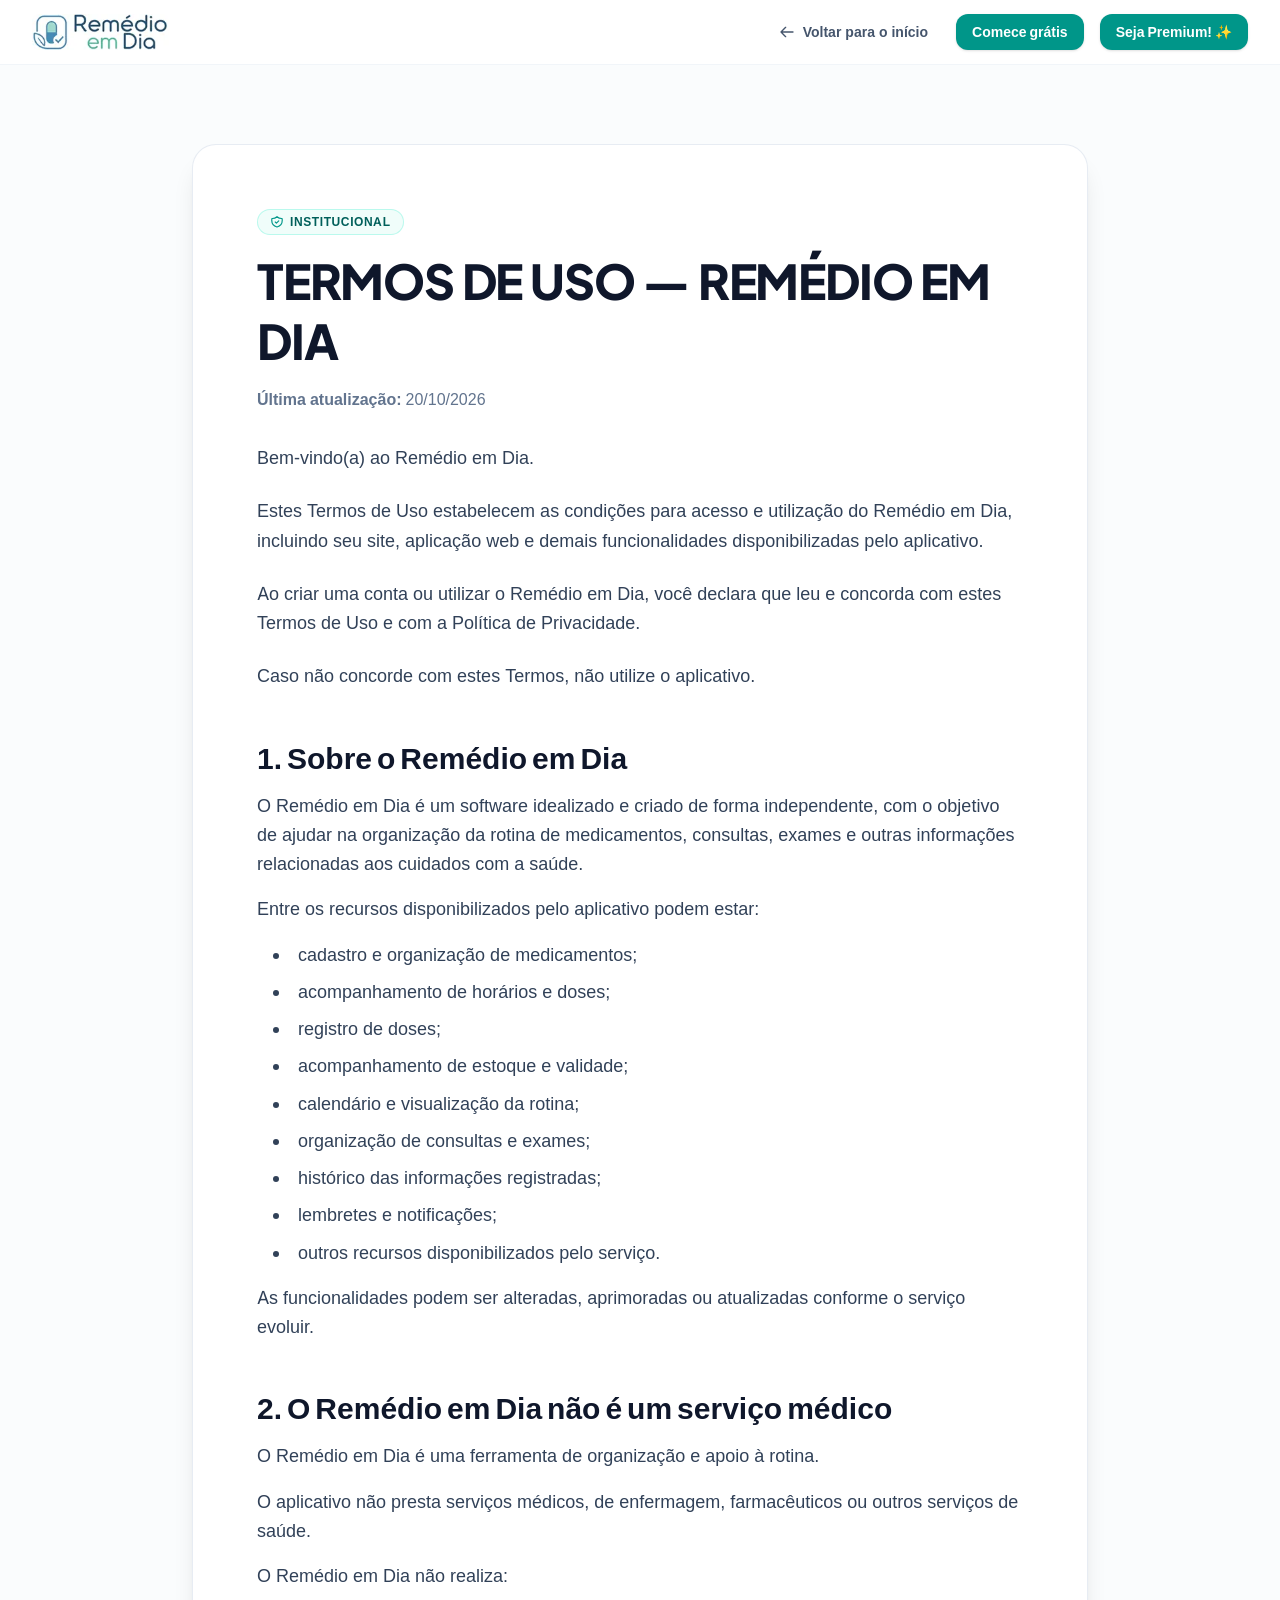
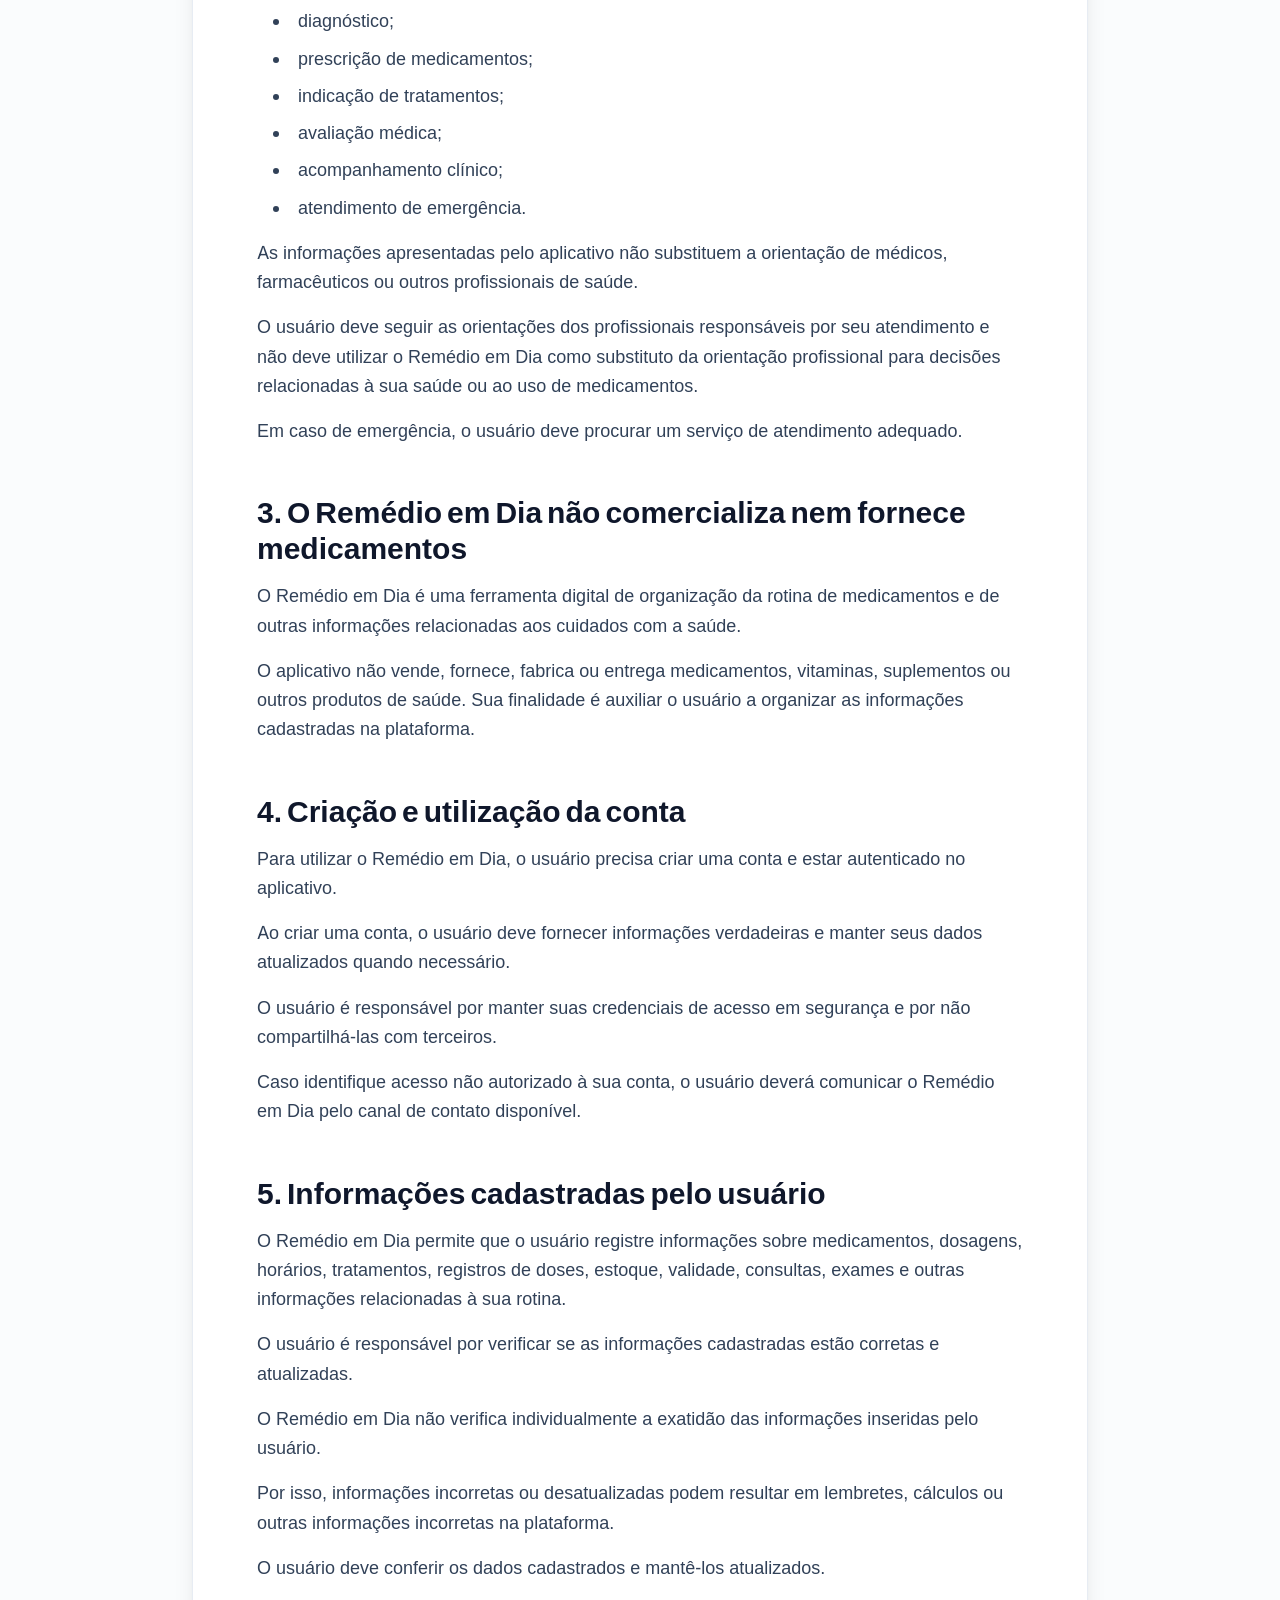
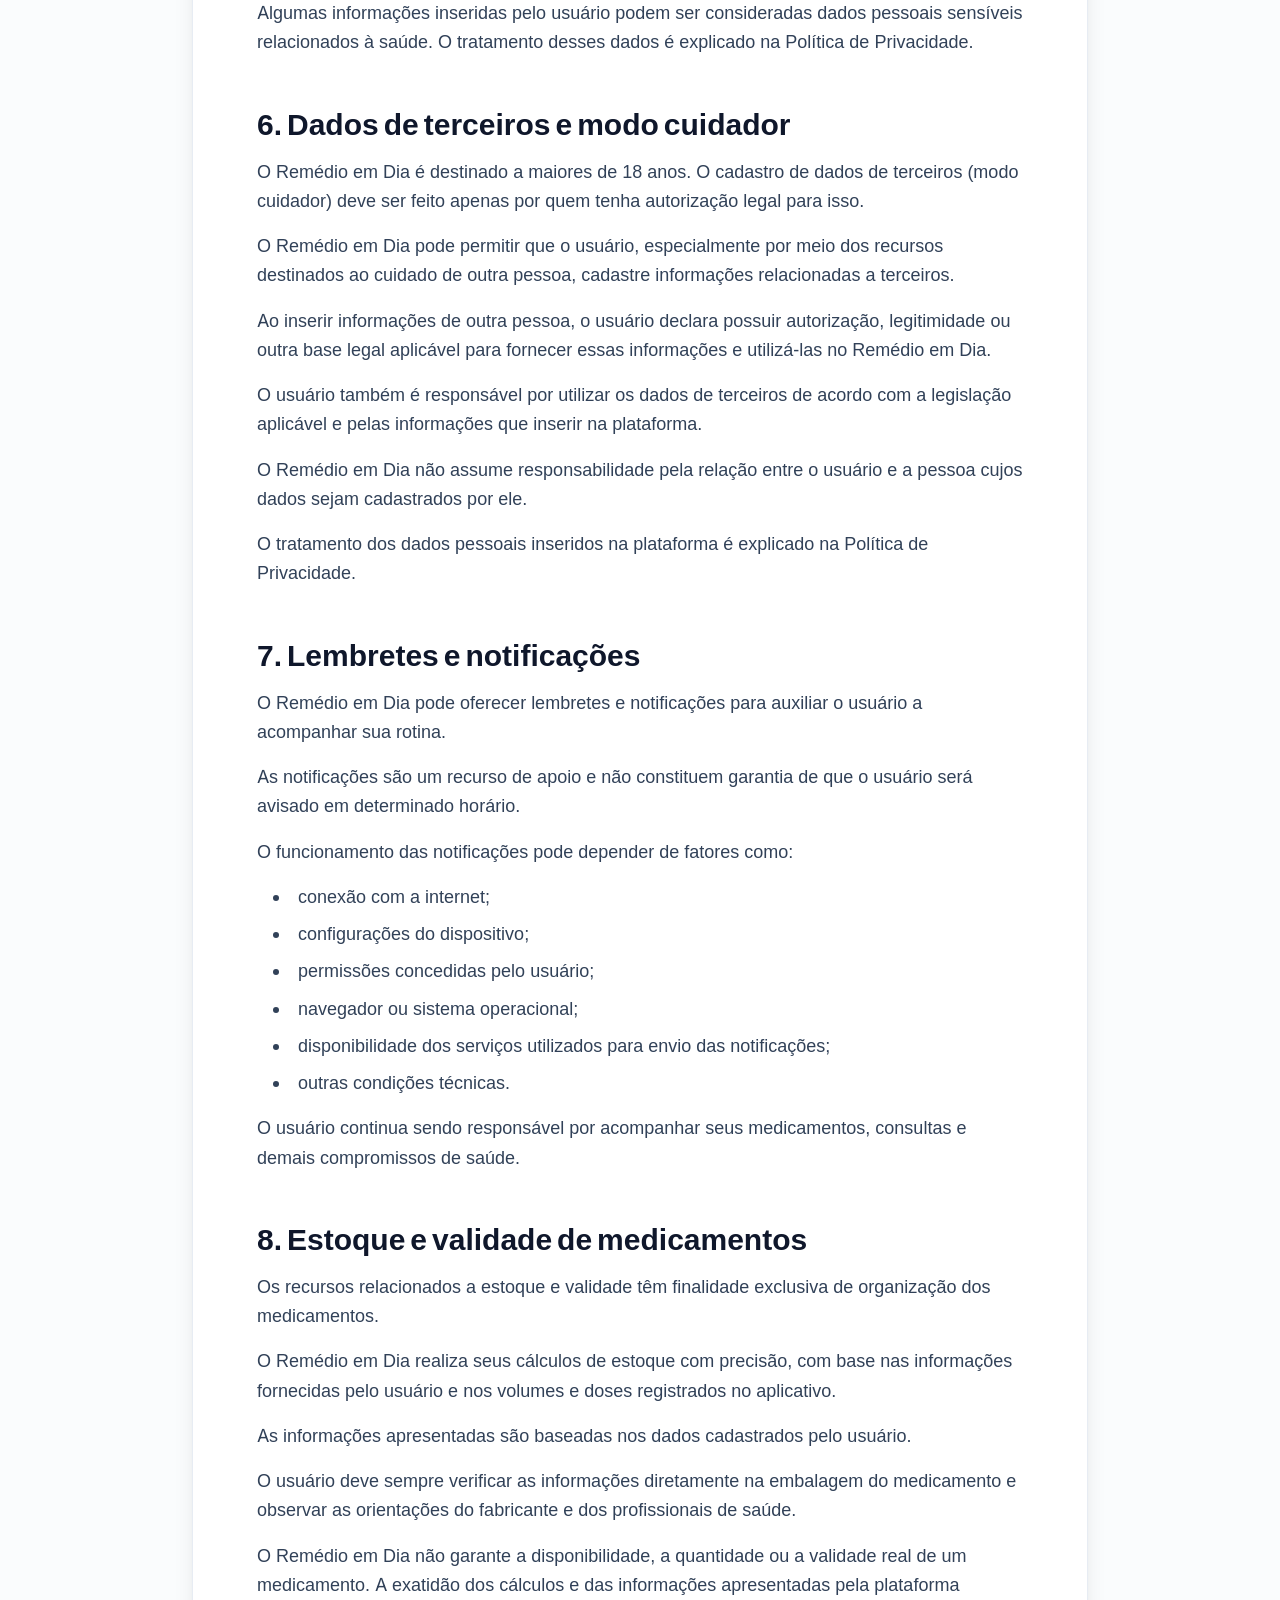
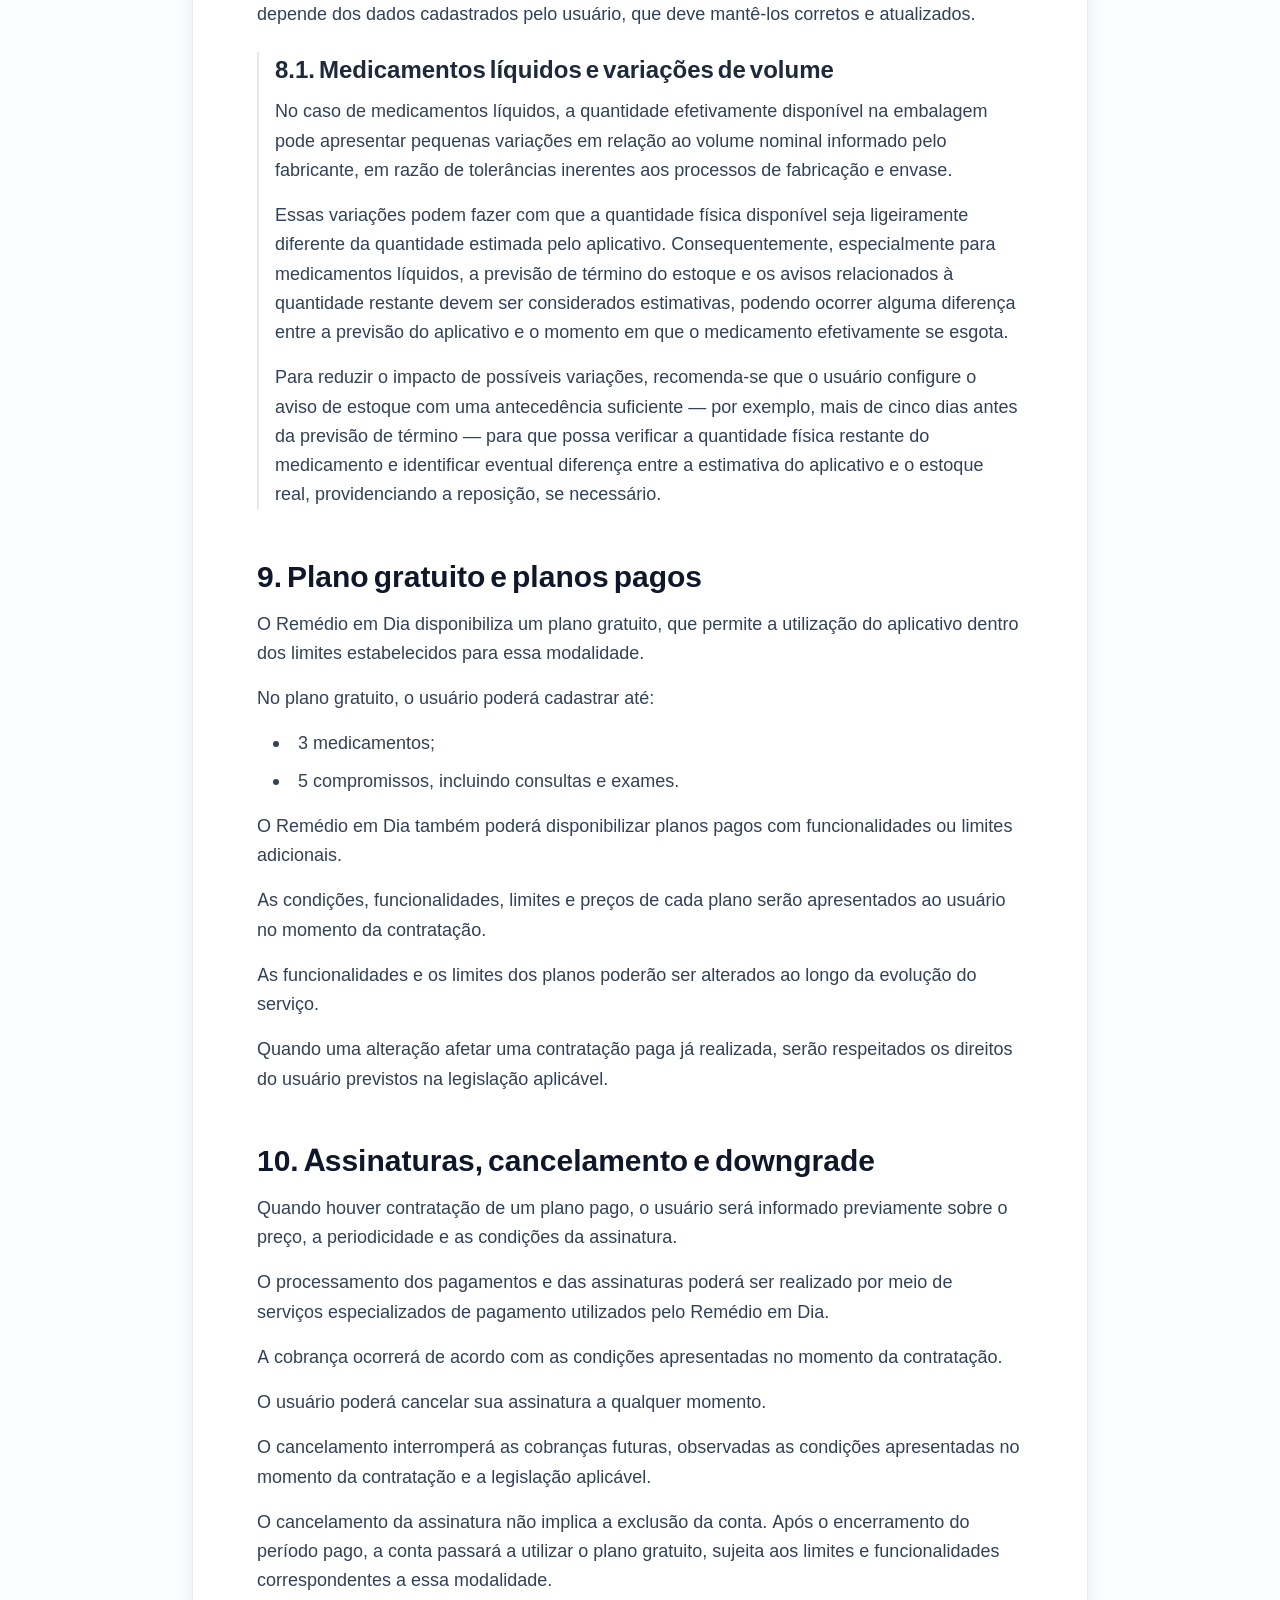
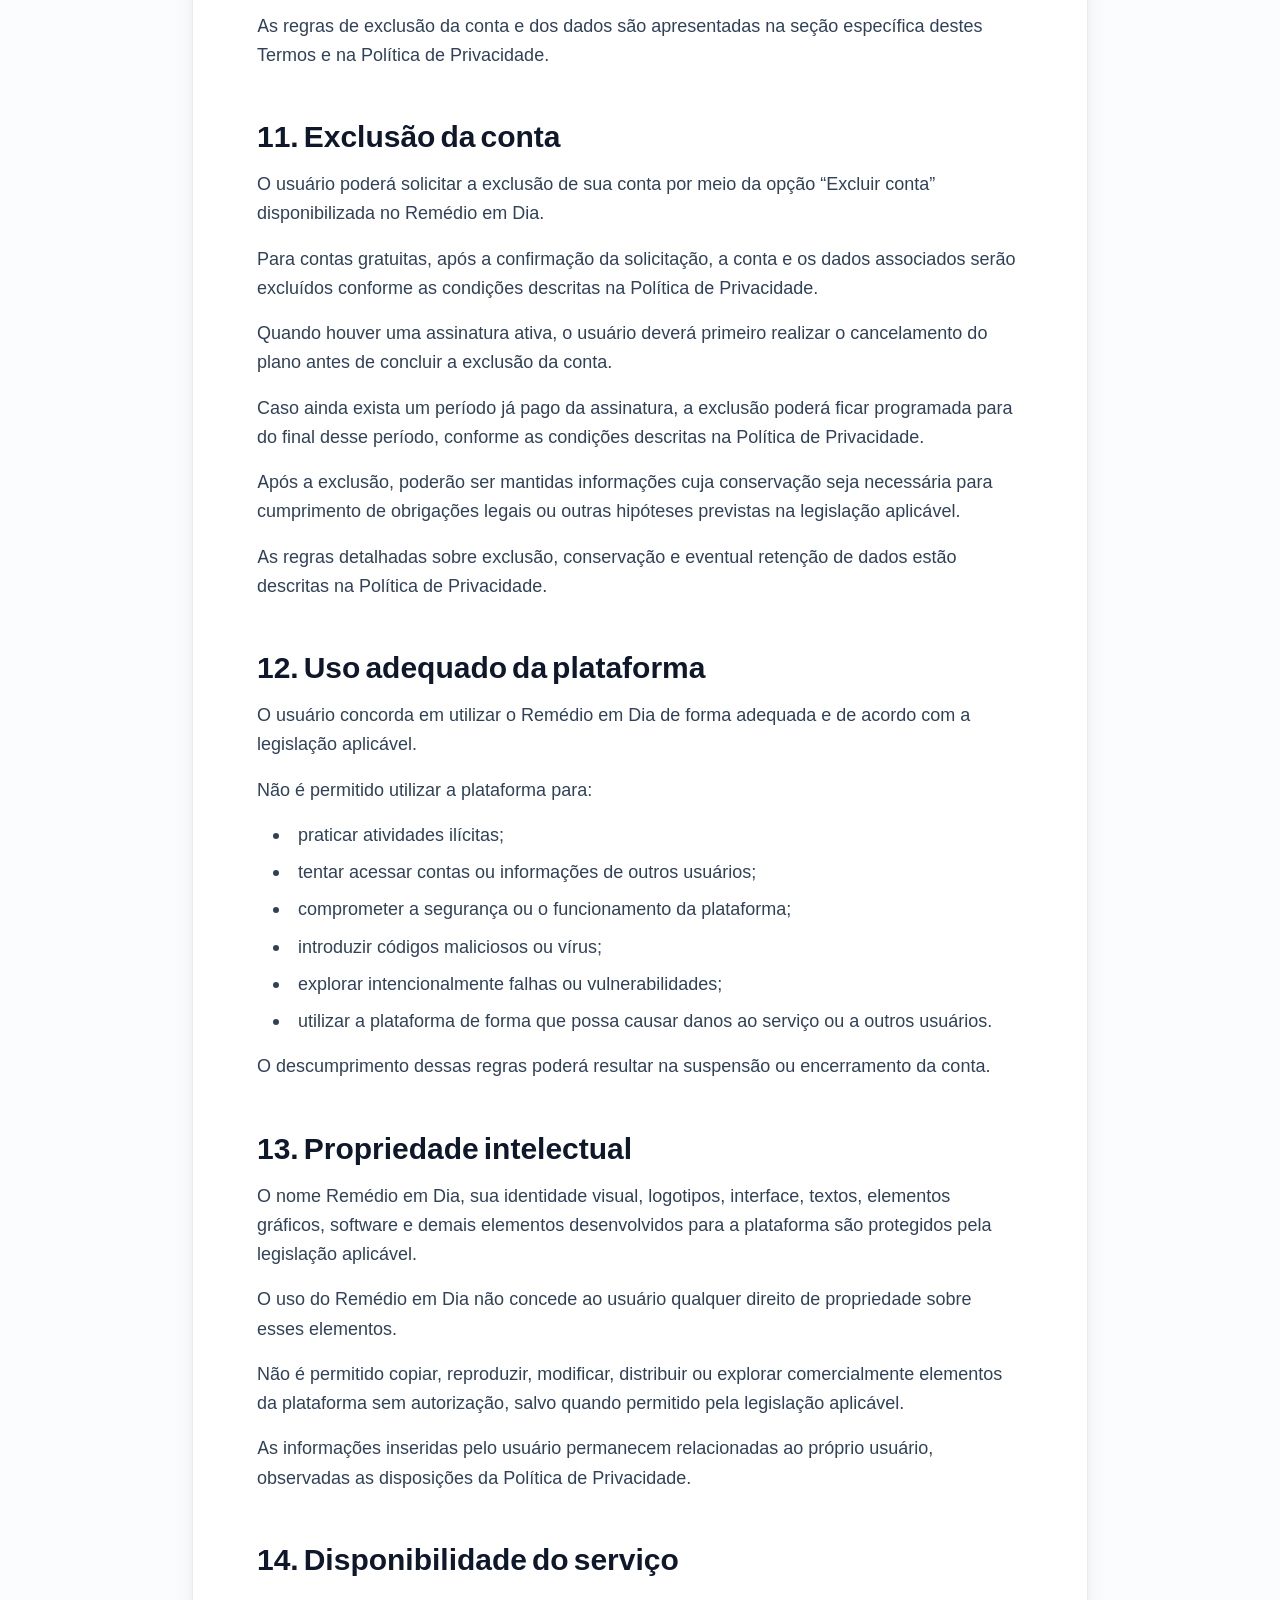
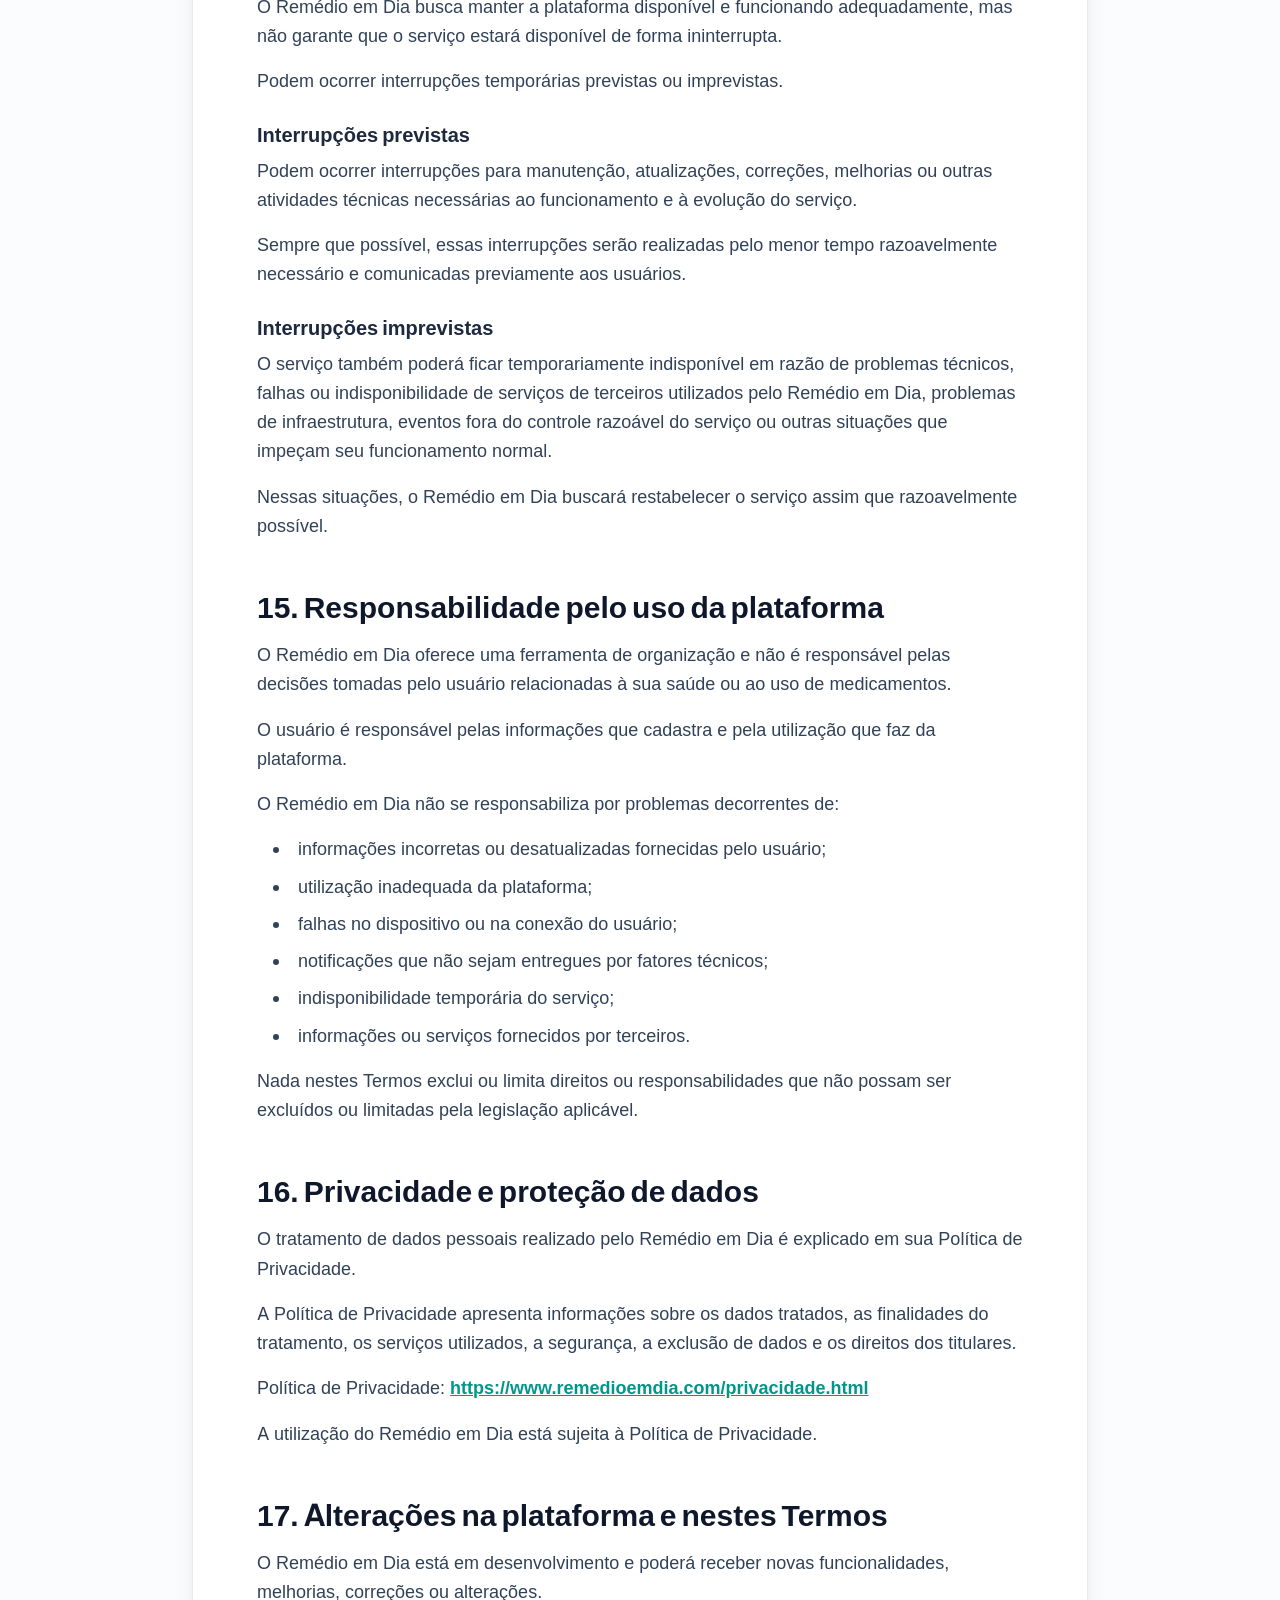
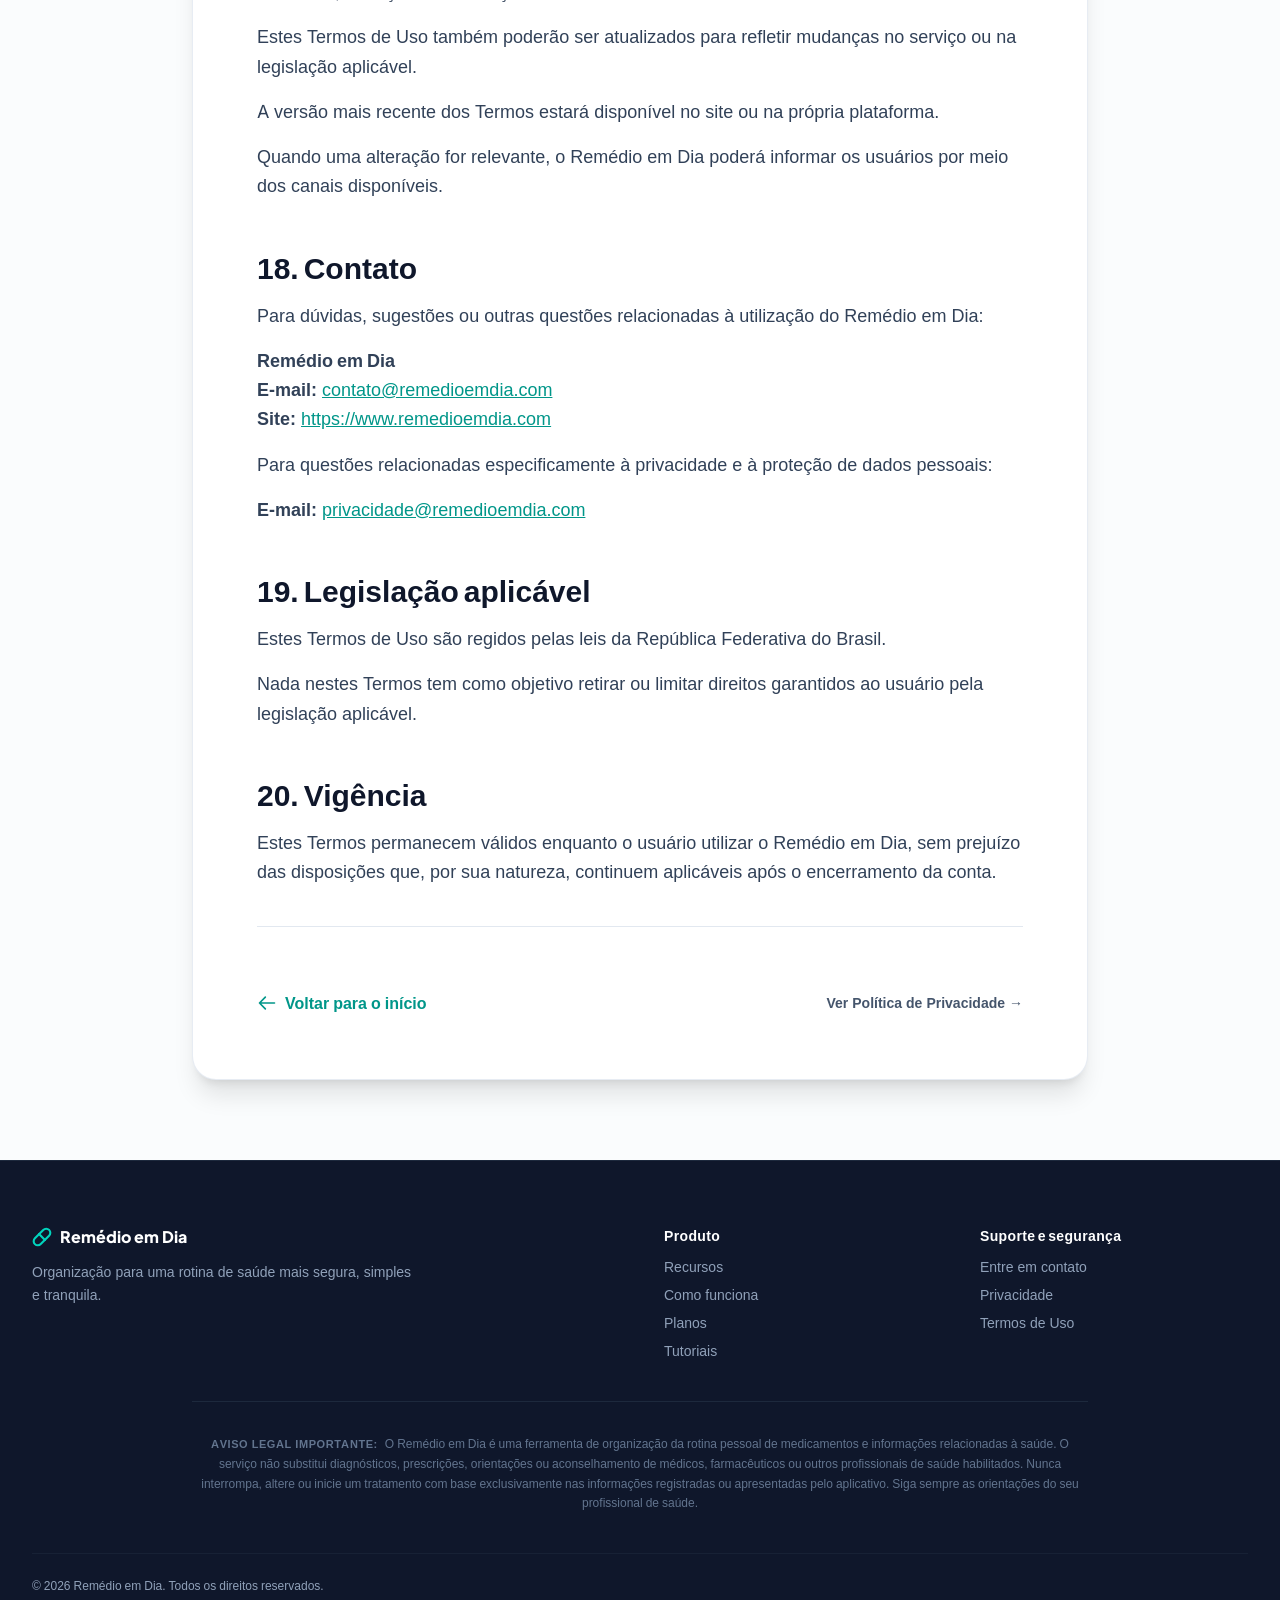
<file: termosdeuso/index.html>
<!DOCTYPE html>
<html lang="pt-BR" class="scroll-smooth">
<head>
  <meta charset="UTF-8">
  <meta name="viewport" content="width=device-width, initial-scale=1.0">
  <title>Termos de Uso | Remédio em Dia</title>
  <meta name="description" content="Termos de Uso do Remédio em Dia. Condições para acesso, recursos, responsabilidade organizacional e orientações sobre a utilização do serviço." />
  <meta name="robots" content="index, follow" />
  <link rel="canonical" href="https://app.remedioemdia.com/termos-de-uso" />

  <!-- Fontes do Google -->
  <link rel="preconnect" href="https://fonts.googleapis.com">
  <link rel="preconnect" href="https://fonts.gstatic.com" crossorigin>
  <link href="https://fonts.googleapis.com/css2?family=Inter:wght@300;400;500;600;700&family=Plus+Jakarta+Sans:wght@400;500;600;700;800&display=swap" rel="stylesheet">

  <!-- Tailwind CSS via CDN -->
  
  
  <style>
/*! tailwindcss v4.3.3 | MIT License | https://tailwindcss.com */
@layer properties{@supports (((-webkit-hyphens:none)) and (not (margin-trim:inline))) or ((-moz-orient:inline) and (not (color:rgb(from red r g b)))){*,:before,:after,::backdrop{--tw-translate-x:0;--tw-translate-y:0;--tw-translate-z:0;--tw-rotate-x:initial;--tw-rotate-y:initial;--tw-rotate-z:initial;--tw-skew-x:initial;--tw-skew-y:initial;--tw-space-y-reverse:0;--tw-border-style:solid;--tw-gradient-position:initial;--tw-gradient-from:#0000;--tw-gradient-via:#0000;--tw-gradient-to:#0000;--tw-gradient-stops:initial;--tw-gradient-via-stops:initial;--tw-gradient-from-position:0%;--tw-gradient-via-position:50%;--tw-gradient-to-position:100%;--tw-leading:initial;--tw-font-weight:initial;--tw-tracking:initial;--tw-shadow:0 0 #0000;--tw-shadow-color:initial;--tw-shadow-alpha:100%;--tw-inset-shadow:0 0 #0000;--tw-inset-shadow-color:initial;--tw-inset-shadow-alpha:100%;--tw-ring-color:initial;--tw-ring-shadow:0 0 #0000;--tw-inset-ring-color:initial;--tw-inset-ring-shadow:0 0 #0000;--tw-ring-inset:initial;--tw-ring-offset-width:0px;--tw-ring-offset-color:#fff;--tw-ring-offset-shadow:0 0 #0000;--tw-outline-style:solid;--tw-blur:initial;--tw-brightness:initial;--tw-contrast:initial;--tw-grayscale:initial;--tw-hue-rotate:initial;--tw-invert:initial;--tw-opacity:initial;--tw-saturate:initial;--tw-sepia:initial;--tw-drop-shadow:initial;--tw-drop-shadow-color:initial;--tw-drop-shadow-alpha:100%;--tw-drop-shadow-size:initial;--tw-backdrop-blur:initial;--tw-backdrop-brightness:initial;--tw-backdrop-contrast:initial;--tw-backdrop-grayscale:initial;--tw-backdrop-hue-rotate:initial;--tw-backdrop-invert:initial;--tw-backdrop-opacity:initial;--tw-backdrop-saturate:initial;--tw-backdrop-sepia:initial;--tw-duration:initial;--tw-ease:initial;--tw-scale-x:1;--tw-scale-y:1;--tw-scale-z:1}}}@font-face{font-family:Inter;font-style:normal;font-weight:400;font-display:swap;src:url(/assets/fonts/inter-400-normal.woff2)format("woff2")}@font-face{font-family:Inter;font-style:normal;font-weight:500;font-display:swap;src:url(/assets/fonts/inter-500-normal.woff2)format("woff2")}@font-face{font-family:Inter;font-style:normal;font-weight:600;font-display:swap;src:url(/assets/fonts/inter-600-normal.woff2)format("woff2")}@font-face{font-family:Inter;font-style:normal;font-weight:700;font-display:swap;src:url(/assets/fonts/inter-700-normal.woff2)format("woff2")}@font-face{font-family:Plus Jakarta Sans;font-style:normal;font-weight:500;font-display:swap;src:url(/assets/fonts/plus-jakarta-sans-500-normal.woff2)format("woff2")}@font-face{font-family:Plus Jakarta Sans;font-style:normal;font-weight:600;font-display:swap;src:url(/assets/fonts/plus-jakarta-sans-600-normal.woff2)format("woff2")}@font-face{font-family:Plus Jakarta Sans;font-style:normal;font-weight:700;font-display:swap;src:url(/assets/fonts/plus-jakarta-sans-700-normal.woff2)format("woff2")}@font-face{font-family:Plus Jakarta Sans;font-style:normal;font-weight:800;font-display:swap;src:url(/assets/fonts/plus-jakarta-sans-800-normal.woff2)format("woff2")}@layer theme{:root,:host{--font-sans:"Inter", sans-serif;--font-mono:ui-monospace, SFMono-Regular, Menlo, Monaco, Consolas, "Liberation Mono", "Courier New", monospace;--color-red-50:oklch(97.1% .013 17.38);--color-red-100:oklch(93.6% .032 17.717);--color-red-600:oklch(57.7% .245 27.325);--color-amber-50:oklch(98.7% .022 95.277);--color-amber-100:oklch(96.2% .059 95.617);--color-amber-200:oklch(92.4% .12 95.746);--color-amber-400:oklch(82.8% .189 84.429);--color-amber-500:oklch(76.9% .188 70.08);--color-amber-700:oklch(55.5% .163 48.998);--color-amber-800:oklch(47.3% .137 46.201);--color-teal-50:oklch(98.4% .014 180.72);--color-teal-100:oklch(95.3% .051 180.801);--color-teal-200:oklch(91% .096 180.426);--color-teal-300:oklch(85.5% .138 181.071);--color-teal-400:oklch(77.7% .152 181.912);--color-teal-500:oklch(70.4% .14 182.503);--color-teal-600:oklch(60% .118 184.704);--color-teal-700:oklch(51.1% .096 186.391);--color-teal-800:oklch(43.7% .078 188.216);--color-teal-900:oklch(38.6% .063 188.416);--color-teal-950:oklch(27.7% .046 192.524);--color-blue-50:oklch(97% .014 254.604);--color-blue-100:oklch(93.2% .032 255.585);--color-blue-400:oklch(70.7% .165 254.624);--color-blue-500:oklch(62.3% .214 259.815);--color-blue-600:oklch(54.6% .245 262.881);--color-purple-500:oklch(62.7% .265 303.9);--color-rose-50:oklch(96.9% .015 12.422);--color-rose-100:oklch(94.1% .03 12.58);--color-rose-500:oklch(64.5% .246 16.439);--color-rose-600:oklch(58.6% .253 17.585);--color-slate-50:oklch(98.4% .003 247.858);--color-slate-100:oklch(96.8% .007 247.896);--color-slate-200:oklch(92.9% .013 255.508);--color-slate-300:oklch(86.9% .022 252.894);--color-slate-400:oklch(70.4% .04 256.788);--color-slate-500:oklch(55.4% .046 257.417);--color-slate-600:oklch(44.6% .043 257.281);--color-slate-700:oklch(37.2% .044 257.287);--color-slate-800:oklch(27.9% .041 260.031);--color-slate-900:oklch(20.8% .042 265.755);--color-slate-950:oklch(12.9% .042 264.695);--color-black:#000;--color-white:#fff;--spacing:.25rem;--container-sm:24rem;--container-md:28rem;--container-lg:32rem;--container-xl:36rem;--container-2xl:42rem;--container-3xl:48rem;--container-4xl:56rem;--container-5xl:64rem;--container-6xl:72rem;--container-7xl:80rem;--text-xs:.75rem;--text-xs--line-height:calc(1 / .75);--text-sm:.875rem;--text-sm--line-height:calc(1.25 / .875);--text-base:1rem;--text-base--line-height:calc(1.5 / 1);--text-lg:1.125rem;--text-lg--line-height:calc(1.75 / 1.125);--text-xl:1.25rem;--text-xl--line-height:calc(1.75 / 1.25);--text-2xl:1.5rem;--text-2xl--line-height:calc(2 / 1.5);--text-3xl:1.875rem;--text-3xl--line-height:calc(2.25 / 1.875);--text-4xl:2.25rem;--text-4xl--line-height:calc(2.5 / 2.25);--text-5xl:3rem;--text-5xl--line-height:1;--text-6xl:3.75rem;--text-6xl--line-height:1;--font-weight-medium:500;--font-weight-semibold:600;--font-weight-bold:700;--font-weight-extrabold:800;--font-weight-black:900;--tracking-tight:-.025em;--tracking-wide:.025em;--tracking-wider:.05em;--tracking-widest:.1em;--leading-tight:1.25;--leading-snug:1.375;--leading-normal:1.5;--leading-relaxed:1.625;--radius-lg:.5rem;--radius-xl:.75rem;--radius-2xl:1rem;--radius-3xl:1.5rem;--ease-in:cubic-bezier(.4, 0, 1, 1);--ease-out:cubic-bezier(0, 0, .2, 1);--ease-in-out:cubic-bezier(.4, 0, .2, 1);--animate-pulse:pulse 2s cubic-bezier(.4, 0, .6, 1) infinite;--blur-xs:4px;--aspect-video:16 / 9;--default-transition-duration:.15s;--default-transition-timing-function:cubic-bezier(.4, 0, .2, 1);--default-font-family:var(--font-sans);--default-mono-font-family:var(--font-mono);--font-display:"Plus Jakarta Sans", sans-serif}}@layer base{*,:after,:before,::backdrop{box-sizing:border-box;border:0 solid;margin:0;padding:0}::file-selector-button{box-sizing:border-box;border:0 solid;margin:0;padding:0}html,:host{-webkit-text-size-adjust:100%;tab-size:4;line-height:1.5;font-family:var(--default-font-family,-apple-system, BlinkMacSystemFont, "Segoe UI", Roboto, "Helvetica Neue", "Noto Sans", Arial, sans-serif, "Apple Color Emoji", "Segoe UI Emoji", "Segoe UI Symbol", "Noto Color Emoji");font-feature-settings:var(--default-font-feature-settings,normal);font-variation-settings:var(--default-font-variation-settings,normal);-webkit-tap-highlight-color:transparent}hr{height:0;color:inherit;border-top-width:1px}abbr:where([title]){-webkit-text-decoration:underline dotted;text-decoration:underline dotted}h1,h2,h3,h4,h5,h6{font-size:inherit;font-weight:inherit}a{color:inherit;-webkit-text-decoration:inherit;-webkit-text-decoration:inherit;-webkit-text-decoration:inherit;text-decoration:inherit}b,strong{font-weight:bolder}code,kbd,samp,pre{font-family:var(--default-mono-font-family,ui-monospace, SFMono-Regular, Menlo, Monaco, Consolas, "Liberation Mono", "Courier New", monospace);font-feature-settings:var(--default-mono-font-feature-settings,normal);font-variation-settings:var(--default-mono-font-variation-settings,normal);font-size:1em}small{font-size:80%}sub,sup{vertical-align:baseline;font-size:75%;line-height:0;position:relative}sub{bottom:-.25em}sup{top:-.5em}table{text-indent:0;border-color:inherit;border-collapse:collapse}:-moz-focusring:where(:not(iframe)){outline:auto}progress{vertical-align:baseline}summary{display:list-item}ol,ul,menu{list-style:none}img,svg,video,canvas,audio,iframe,embed,object{vertical-align:middle;display:block}img,video{max-width:100%;height:auto}button,input,select,optgroup,textarea{font:inherit;font-feature-settings:inherit;font-variation-settings:inherit;letter-spacing:inherit;color:inherit;opacity:1;background-color:#0000;border-radius:0}::file-selector-button{font:inherit;font-feature-settings:inherit;font-variation-settings:inherit;letter-spacing:inherit;color:inherit;opacity:1;background-color:#0000;border-radius:0}:where(select:is([multiple],[size])) optgroup{font-weight:bolder}:where(select:is([multiple],[size])) optgroup option{padding-inline-start:20px}::file-selector-button{margin-inline-end:4px}::placeholder{opacity:1}@supports (not ((-webkit-appearance:-apple-pay-button))) or (contain-intrinsic-size:1px){::placeholder{color:currentColor}@supports (color:color-mix(in lab, red, red)){::placeholder{color:color-mix(in oklab, currentcolor 50%, transparent)}}}textarea{resize:vertical}::-webkit-search-decoration{-webkit-appearance:none}::-webkit-date-and-time-value{min-height:1lh;text-align:inherit}::-webkit-datetime-edit{display:inline-flex}::-webkit-datetime-edit-fields-wrapper{padding:0}::-webkit-datetime-edit{padding-block:0}::-webkit-datetime-edit-year-field{padding-block:0}::-webkit-datetime-edit-month-field{padding-block:0}::-webkit-datetime-edit-day-field{padding-block:0}::-webkit-datetime-edit-hour-field{padding-block:0}::-webkit-datetime-edit-minute-field{padding-block:0}::-webkit-datetime-edit-second-field{padding-block:0}::-webkit-datetime-edit-millisecond-field{padding-block:0}::-webkit-datetime-edit-meridiem-field{padding-block:0}::-webkit-calendar-picker-indicator{line-height:1}:-moz-ui-invalid{box-shadow:none}button,input:where([type=button],[type=reset],[type=submit]){appearance:button}::file-selector-button{appearance:button}::-webkit-inner-spin-button{height:auto}::-webkit-outer-spin-button{height:auto}[hidden]:where(:not([hidden=until-found])){display:none!important}}@layer components;@layer utilities{.pointer-events-none{pointer-events:none}.visible{visibility:visible}.absolute{position:absolute}.fixed{position:fixed}.relative{position:relative}.static{position:static}.inset-0{inset:0}.inset-x-0{inset-inline:0}.inset-x-4{inset-inline:calc(var(--spacing) * 4)}.-top-3{top:calc(var(--spacing) * -3)}.-top-5{top:calc(var(--spacing) * -5)}.top-0{top:0}.top-1\/2{top:50%}.top-2{top:calc(var(--spacing) * 2)}.top-3{top:calc(var(--spacing) * 3)}.top-4{top:calc(var(--spacing) * 4)}.right-3{right:calc(var(--spacing) * 3)}.right-4{right:calc(var(--spacing) * 4)}.right-6{right:calc(var(--spacing) * 6)}.bottom-0{bottom:0}.bottom-3{bottom:calc(var(--spacing) * 3)}.bottom-16{bottom:calc(var(--spacing) * 16)}.left-3{left:calc(var(--spacing) * 3)}.left-3\.5{left:calc(var(--spacing) * 3.5)}.left-6{left:calc(var(--spacing) * 6)}.z-10{z-index:10}.z-20{z-index:20}.z-30{z-index:30}.z-40{z-index:40}.z-50{z-index:50}.container{width:100%}@media (min-width:40rem){.container{max-width:40rem}}@media (min-width:48rem){.container{max-width:48rem}}@media (min-width:64rem){.container{max-width:64rem}}@media (min-width:80rem){.container{max-width:80rem}}@media (min-width:96rem){.container{max-width:96rem}}.mx-4{margin-inline:calc(var(--spacing) * 4)}.mx-auto{margin-inline:auto}.my-6{margin-block:calc(var(--spacing) * 6)}.my-10{margin-block:calc(var(--spacing) * 10)}.mt-0\.5{margin-top:calc(var(--spacing) * .5)}.mt-1{margin-top:var(--spacing)}.mt-2{margin-top:calc(var(--spacing) * 2)}.mt-3{margin-top:calc(var(--spacing) * 3)}.mt-3\.5{margin-top:calc(var(--spacing) * 3.5)}.mt-4{margin-top:calc(var(--spacing) * 4)}.mt-5{margin-top:calc(var(--spacing) * 5)}.mt-6{margin-top:calc(var(--spacing) * 6)}.mt-8{margin-top:calc(var(--spacing) * 8)}.mt-10{margin-top:calc(var(--spacing) * 10)}.mt-12{margin-top:calc(var(--spacing) * 12)}.mt-16{margin-top:calc(var(--spacing) * 16)}.mt-auto{margin-top:auto}.mr-1{margin-right:var(--spacing)}.mb-0\.5{margin-bottom:calc(var(--spacing) * .5)}.mb-1{margin-bottom:var(--spacing)}.mb-2{margin-bottom:calc(var(--spacing) * 2)}.mb-2\.5{margin-bottom:calc(var(--spacing) * 2.5)}.mb-3{margin-bottom:calc(var(--spacing) * 3)}.mb-3\.5{margin-bottom:calc(var(--spacing) * 3.5)}.mb-4{margin-bottom:calc(var(--spacing) * 4)}.mb-8{margin-bottom:calc(var(--spacing) * 8)}.mb-12{margin-bottom:calc(var(--spacing) * 12)}.mb-14{margin-bottom:calc(var(--spacing) * 14)}.mb-16{margin-bottom:calc(var(--spacing) * 16)}.ml-0\.5{margin-left:calc(var(--spacing) * .5)}.ml-1{margin-left:var(--spacing)}.ml-10\.5{margin-left:calc(var(--spacing) * 10.5)}.line-clamp-1{-webkit-line-clamp:1;-webkit-box-orient:vertical;display:-webkit-box;overflow:hidden}.line-clamp-2{-webkit-line-clamp:2;-webkit-box-orient:vertical;display:-webkit-box;overflow:hidden}.block{display:block}.contents{display:contents}.flex{display:flex}.grid{display:grid}.hidden{display:none}.inline{display:inline}.inline-block{display:inline-block}.inline-flex{display:inline-flex}.aspect-\[9\/16\]{aspect-ratio:9/16}.aspect-video{aspect-ratio:var(--aspect-video)}.h-2\.5{height:calc(var(--spacing) * 2.5)}.h-3{height:calc(var(--spacing) * 3)}.h-3\.5{height:calc(var(--spacing) * 3.5)}.h-4{height:calc(var(--spacing) * 4)}.h-5{height:calc(var(--spacing) * 5)}.h-6{height:calc(var(--spacing) * 6)}.h-7{height:calc(var(--spacing) * 7)}.h-8{height:calc(var(--spacing) * 8)}.h-10{height:calc(var(--spacing) * 10)}.h-12{height:calc(var(--spacing) * 12)}.h-14{height:calc(var(--spacing) * 14)}.h-16{height:calc(var(--spacing) * 16)}.h-24{height:calc(var(--spacing) * 24)}.h-\[560px\]{height:560px}.h-full{height:100%}.max-h-60{max-height:calc(var(--spacing) * 60)}.min-h-screen{min-height:100vh}.w-0\.5{width:calc(var(--spacing) * .5)}.w-2\.5{width:calc(var(--spacing) * 2.5)}.w-3{width:calc(var(--spacing) * 3)}.w-3\.5{width:calc(var(--spacing) * 3.5)}.w-4{width:calc(var(--spacing) * 4)}.w-5{width:calc(var(--spacing) * 5)}.w-6{width:calc(var(--spacing) * 6)}.w-7{width:calc(var(--spacing) * 7)}.w-8{width:calc(var(--spacing) * 8)}.w-10{width:calc(var(--spacing) * 10)}.w-12{width:calc(var(--spacing) * 12)}.w-14{width:calc(var(--spacing) * 14)}.w-16{width:calc(var(--spacing) * 16)}.w-24{width:calc(var(--spacing) * 24)}.w-28{width:calc(var(--spacing) * 28)}.w-auto{width:auto}.w-full{width:100%}.w-px{width:1px}.max-w-2xl{max-width:var(--container-2xl)}.max-w-3xl{max-width:var(--container-3xl)}.max-w-4xl{max-width:var(--container-4xl)}.max-w-5xl{max-width:var(--container-5xl)}.max-w-6xl{max-width:var(--container-6xl)}.max-w-7xl{max-width:var(--container-7xl)}.max-w-\[320px\]{max-width:320px}.max-w-\[340px\]{max-width:340px}.max-w-lg{max-width:var(--container-lg)}.max-w-md{max-width:var(--container-md)}.max-w-sm{max-width:var(--container-sm)}.max-w-xl{max-width:var(--container-xl)}.min-w-0{min-width:0}.min-w-\[32px\]{min-width:32px}.flex-1{flex:1}.flex-shrink-0,.shrink-0{flex-shrink:0}.-translate-y-1\/2{--tw-translate-y:calc(calc(1 / 2 * 100%) * -1);translate:var(--tw-translate-x) var(--tw-translate-y)}.scale-\[0\.98\]{scale:.98}.-rotate-90{rotate:-90deg}.rotate-90{rotate:90deg}.rotate-270{rotate:270deg}.transform{transform:var(--tw-rotate-x,) var(--tw-rotate-y,) var(--tw-rotate-z,) var(--tw-skew-x,) var(--tw-skew-y,)}.animate-pulse{animation:var(--animate-pulse)}.cursor-not-allowed{cursor:not-allowed}.cursor-pointer{cursor:pointer}.resize{resize:both}.scroll-mt-20{scroll-margin-top:calc(var(--spacing) * 20)}.scrollbar-none{scrollbar-width:none}.scrollbar-thin{scrollbar-width:thin}.list-inside{list-style-position:inside}.list-disc{list-style-type:disc}.grid-cols-1{grid-template-columns:repeat(1,minmax(0,1fr))}.grid-cols-3{grid-template-columns:repeat(3,minmax(0,1fr))}.flex-col{flex-direction:column}.flex-wrap{flex-wrap:wrap}.items-baseline{align-items:baseline}.items-center{align-items:center}.items-start{align-items:flex-start}.items-stretch{align-items:stretch}.justify-between{justify-content:space-between}.justify-center{justify-content:center}.gap-1{gap:var(--spacing)}.gap-1\.5{gap:calc(var(--spacing) * 1.5)}.gap-2{gap:calc(var(--spacing) * 2)}.gap-2\.5{gap:calc(var(--spacing) * 2.5)}.gap-3{gap:calc(var(--spacing) * 3)}.gap-3\.5{gap:calc(var(--spacing) * 3.5)}.gap-4{gap:calc(var(--spacing) * 4)}.gap-6{gap:calc(var(--spacing) * 6)}.gap-8{gap:calc(var(--spacing) * 8)}:where(.space-y-1>:not(:last-child)){--tw-space-y-reverse:0;margin-block-start:calc(var(--spacing) * var(--tw-space-y-reverse));margin-block-end:calc(var(--spacing) * calc(1 - var(--tw-space-y-reverse)))}:where(.space-y-1\.5>:not(:last-child)){--tw-space-y-reverse:0;margin-block-start:calc(calc(var(--spacing) * 1.5) * var(--tw-space-y-reverse));margin-block-end:calc(calc(var(--spacing) * 1.5) * calc(1 - var(--tw-space-y-reverse)))}:where(.space-y-2>:not(:last-child)){--tw-space-y-reverse:0;margin-block-start:calc(calc(var(--spacing) * 2) * var(--tw-space-y-reverse));margin-block-end:calc(calc(var(--spacing) * 2) * calc(1 - var(--tw-space-y-reverse)))}:where(.space-y-2\.5>:not(:last-child)){--tw-space-y-reverse:0;margin-block-start:calc(calc(var(--spacing) * 2.5) * var(--tw-space-y-reverse));margin-block-end:calc(calc(var(--spacing) * 2.5) * calc(1 - var(--tw-space-y-reverse)))}:where(.space-y-3>:not(:last-child)){--tw-space-y-reverse:0;margin-block-start:calc(calc(var(--spacing) * 3) * var(--tw-space-y-reverse));margin-block-end:calc(calc(var(--spacing) * 3) * calc(1 - var(--tw-space-y-reverse)))}:where(.space-y-3\.5>:not(:last-child)){--tw-space-y-reverse:0;margin-block-start:calc(calc(var(--spacing) * 3.5) * var(--tw-space-y-reverse));margin-block-end:calc(calc(var(--spacing) * 3.5) * calc(1 - var(--tw-space-y-reverse)))}:where(.space-y-4>:not(:last-child)){--tw-space-y-reverse:0;margin-block-start:calc(calc(var(--spacing) * 4) * var(--tw-space-y-reverse));margin-block-end:calc(calc(var(--spacing) * 4) * calc(1 - var(--tw-space-y-reverse)))}:where(.space-y-6>:not(:last-child)){--tw-space-y-reverse:0;margin-block-start:calc(calc(var(--spacing) * 6) * var(--tw-space-y-reverse));margin-block-end:calc(calc(var(--spacing) * 6) * calc(1 - var(--tw-space-y-reverse)))}:where(.space-y-8>:not(:last-child)){--tw-space-y-reverse:0;margin-block-start:calc(calc(var(--spacing) * 8) * var(--tw-space-y-reverse));margin-block-end:calc(calc(var(--spacing) * 8) * calc(1 - var(--tw-space-y-reverse)))}:where(.space-y-10>:not(:last-child)){--tw-space-y-reverse:0;margin-block-start:calc(calc(var(--spacing) * 10) * var(--tw-space-y-reverse));margin-block-end:calc(calc(var(--spacing) * 10) * calc(1 - var(--tw-space-y-reverse)))}.truncate{text-overflow:ellipsis;white-space:nowrap;overflow:hidden}.overflow-hidden{overflow:hidden}.overflow-y-auto{overflow-y:auto}.scroll-smooth{scroll-behavior:smooth}.rounded{border-radius:.25rem}.rounded-2xl{border-radius:var(--radius-2xl)}.rounded-3xl{border-radius:var(--radius-3xl)}.rounded-\[2\.5rem\]{border-radius:2.5rem}.rounded-\[36px\]{border-radius:36px}.rounded-full{border-radius:3.40282e38px}.rounded-lg{border-radius:var(--radius-lg)}.rounded-xl{border-radius:var(--radius-xl)}.rounded-b-xl{border-bottom-right-radius:var(--radius-xl);border-bottom-left-radius:var(--radius-xl)}.border{border-style:var(--tw-border-style);border-width:1px}.border-0{border-style:var(--tw-border-style);border-width:0}.border-2{border-style:var(--tw-border-style);border-width:2px}.border-4{border-style:var(--tw-border-style);border-width:4px}.border-\[10px\]{border-style:var(--tw-border-style);border-width:10px}.border-x{border-inline-style:var(--tw-border-style);border-inline-width:1px}.border-y{border-block-style:var(--tw-border-style);border-block-width:1px}.border-t{border-top-style:var(--tw-border-style);border-top-width:1px}.border-b{border-bottom-style:var(--tw-border-style);border-bottom-width:1px}.border-l-0{border-left-style:var(--tw-border-style);border-left-width:0}.border-dashed{--tw-border-style:dashed;border-style:dashed}.border-\[\#E9D5FF\]{border-color:#e9d5ff}.border-\[\#EDF2F7\]{border-color:#edf2f7}.border-amber-100{border-color:var(--color-amber-100)}.border-amber-200{border-color:var(--color-amber-200)}.border-amber-400{border-color:var(--color-amber-400)}.border-blue-100{border-color:var(--color-blue-100)}.border-blue-400{border-color:var(--color-blue-400)}.border-red-100{border-color:var(--color-red-100)}.border-rose-100\/30{border-color:#ffe4e64d}@supports (color:color-mix(in lab, red, red)){.border-rose-100\/30{border-color:color-mix(in oklab, var(--color-rose-100) 30%, transparent)}}.border-slate-50{border-color:var(--color-slate-50)}.border-slate-100{border-color:var(--color-slate-100)}.border-slate-200{border-color:var(--color-slate-200)}.border-slate-200\/80{border-color:#e2e8f0cc}@supports (color:color-mix(in lab, red, red)){.border-slate-200\/80{border-color:color-mix(in oklab, var(--color-slate-200) 80%, transparent)}}.border-slate-300{border-color:var(--color-slate-300)}.border-slate-700{border-color:var(--color-slate-700)}.border-slate-800{border-color:var(--color-slate-800)}.border-slate-800\/60{border-color:#1d293d99}@supports (color:color-mix(in lab, red, red)){.border-slate-800\/60{border-color:color-mix(in oklab, var(--color-slate-800) 60%, transparent)}}.border-slate-800\/80{border-color:#1d293dcc}@supports (color:color-mix(in lab, red, red)){.border-slate-800\/80{border-color:color-mix(in oklab, var(--color-slate-800) 80%, transparent)}}.border-teal-100{border-color:var(--color-teal-100)}.border-teal-100\/30{border-color:#cbfbf14d}@supports (color:color-mix(in lab, red, red)){.border-teal-100\/30{border-color:color-mix(in oklab, var(--color-teal-100) 30%, transparent)}}.border-teal-100\/35{border-color:#cbfbf159}@supports (color:color-mix(in lab, red, red)){.border-teal-100\/35{border-color:color-mix(in oklab, var(--color-teal-100) 35%, transparent)}}.border-teal-100\/50{border-color:#cbfbf180}@supports (color:color-mix(in lab, red, red)){.border-teal-100\/50{border-color:color-mix(in oklab, var(--color-teal-100) 50%, transparent)}}.border-teal-200{border-color:var(--color-teal-200)}.border-teal-200\/60{border-color:#96f7e499}@supports (color:color-mix(in lab, red, red)){.border-teal-200\/60{border-color:color-mix(in oklab, var(--color-teal-200) 60%, transparent)}}.border-teal-500{border-color:var(--color-teal-500)}.border-teal-500\/40{border-color:#00baa766}@supports (color:color-mix(in lab, red, red)){.border-teal-500\/40{border-color:color-mix(in oklab, var(--color-teal-500) 40%, transparent)}}.border-teal-600{border-color:var(--color-teal-600)}.border-teal-800{border-color:var(--color-teal-800)}.border-white\/10{border-color:#ffffff1a}@supports (color:color-mix(in lab, red, red)){.border-white\/10{border-color:color-mix(in oklab, var(--color-white) 10%, transparent)}}.border-white\/20{border-color:#fff3}@supports (color:color-mix(in lab, red, red)){.border-white\/20{border-color:color-mix(in oklab, var(--color-white) 20%, transparent)}}.bg-\[\#3B82F6\]{background-color:#3b82f6}.bg-\[\#EFF6FF\]{background-color:#eff6ff}.bg-\[\#F4F7F9\]{background-color:#f4f7f9}.bg-\[\#F8FAFC\]{background-color:#f8fafc}.bg-\[\#FAF5FF\]{background-color:#faf5ff}.bg-amber-50{background-color:var(--color-amber-50)}.bg-amber-500{background-color:var(--color-amber-500)}.bg-black{background-color:var(--color-black)}.bg-blue-50\/50{background-color:#eff6ff80}@supports (color:color-mix(in lab, red, red)){.bg-blue-50\/50{background-color:color-mix(in oklab, var(--color-blue-50) 50%, transparent)}}.bg-blue-500{background-color:var(--color-blue-500)}.bg-red-50\/50{background-color:#fef2f280}@supports (color:color-mix(in lab, red, red)){.bg-red-50\/50{background-color:color-mix(in oklab, var(--color-red-50) 50%, transparent)}}.bg-rose-50{background-color:var(--color-rose-50)}.bg-slate-50{background-color:var(--color-slate-50)}.bg-slate-50\/35{background-color:#f8fafc59}@supports (color:color-mix(in lab, red, red)){.bg-slate-50\/35{background-color:color-mix(in oklab, var(--color-slate-50) 35%, transparent)}}.bg-slate-50\/50{background-color:#f8fafc80}@supports (color:color-mix(in lab, red, red)){.bg-slate-50\/50{background-color:color-mix(in oklab, var(--color-slate-50) 50%, transparent)}}.bg-slate-50\/60{background-color:#f8fafc99}@supports (color:color-mix(in lab, red, red)){.bg-slate-50\/60{background-color:color-mix(in oklab, var(--color-slate-50) 60%, transparent)}}.bg-slate-100{background-color:var(--color-slate-100)}.bg-slate-100\/40{background-color:#f1f5f966}@supports (color:color-mix(in lab, red, red)){.bg-slate-100\/40{background-color:color-mix(in oklab, var(--color-slate-100) 40%, transparent)}}.bg-slate-100\/50{background-color:#f1f5f980}@supports (color:color-mix(in lab, red, red)){.bg-slate-100\/50{background-color:color-mix(in oklab, var(--color-slate-100) 50%, transparent)}}.bg-slate-200{background-color:var(--color-slate-200)}.bg-slate-300{background-color:var(--color-slate-300)}.bg-slate-800{background-color:var(--color-slate-800)}.bg-slate-800\/80{background-color:#1d293dcc}@supports (color:color-mix(in lab, red, red)){.bg-slate-800\/80{background-color:color-mix(in oklab, var(--color-slate-800) 80%, transparent)}}.bg-slate-900{background-color:var(--color-slate-900)}.bg-slate-900\/60{background-color:#0f172b99}@supports (color:color-mix(in lab, red, red)){.bg-slate-900\/60{background-color:color-mix(in oklab, var(--color-slate-900) 60%, transparent)}}.bg-slate-900\/85{background-color:#0f172bd9}@supports (color:color-mix(in lab, red, red)){.bg-slate-900\/85{background-color:color-mix(in oklab, var(--color-slate-900) 85%, transparent)}}.bg-slate-900\/90{background-color:#0f172be6}@supports (color:color-mix(in lab, red, red)){.bg-slate-900\/90{background-color:color-mix(in oklab, var(--color-slate-900) 90%, transparent)}}.bg-slate-950{background-color:var(--color-slate-950)}.bg-slate-950\/70{background-color:#020618b3}@supports (color:color-mix(in lab, red, red)){.bg-slate-950\/70{background-color:color-mix(in oklab, var(--color-slate-950) 70%, transparent)}}.bg-slate-950\/80{background-color:#020618cc}@supports (color:color-mix(in lab, red, red)){.bg-slate-950\/80{background-color:color-mix(in oklab, var(--color-slate-950) 80%, transparent)}}.bg-teal-50{background-color:var(--color-teal-50)}.bg-teal-50\/20{background-color:#f0fdfa33}@supports (color:color-mix(in lab, red, red)){.bg-teal-50\/20{background-color:color-mix(in oklab, var(--color-teal-50) 20%, transparent)}}.bg-teal-50\/50{background-color:#f0fdfa80}@supports (color:color-mix(in lab, red, red)){.bg-teal-50\/50{background-color:color-mix(in oklab, var(--color-teal-50) 50%, transparent)}}.bg-teal-100{background-color:var(--color-teal-100)}.bg-teal-400{background-color:var(--color-teal-400)}.bg-teal-500{background-color:var(--color-teal-500)}.bg-teal-600{background-color:var(--color-teal-600)}.bg-teal-600\/90{background-color:#009588e6}@supports (color:color-mix(in lab, red, red)){.bg-teal-600\/90{background-color:color-mix(in oklab, var(--color-teal-600) 90%, transparent)}}.bg-teal-800{background-color:var(--color-teal-800)}.bg-teal-900{background-color:var(--color-teal-900)}.bg-teal-950{background-color:var(--color-teal-950)}.bg-transparent{background-color:#0000}.bg-white{background-color:var(--color-white)}.bg-gradient-to-br{--tw-gradient-position:to bottom right in oklab;background-image:linear-gradient(var(--tw-gradient-stops))}.bg-gradient-to-t{--tw-gradient-position:to top in oklab;background-image:linear-gradient(var(--tw-gradient-stops))}.from-slate-900{--tw-gradient-from:var(--color-slate-900);--tw-gradient-stops:var(--tw-gradient-via-stops,var(--tw-gradient-position), var(--tw-gradient-from) var(--tw-gradient-from-position), var(--tw-gradient-to) var(--tw-gradient-to-position))}.from-slate-950\/80{--tw-gradient-from:#020618cc}@supports (color:color-mix(in lab, red, red)){.from-slate-950\/80{--tw-gradient-from:color-mix(in oklab, var(--color-slate-950) 80%, transparent)}}.from-slate-950\/80{--tw-gradient-stops:var(--tw-gradient-via-stops,var(--tw-gradient-position), var(--tw-gradient-from) var(--tw-gradient-from-position), var(--tw-gradient-to) var(--tw-gradient-to-position))}.via-slate-900{--tw-gradient-via:var(--color-slate-900);--tw-gradient-via-stops:var(--tw-gradient-position), var(--tw-gradient-from) var(--tw-gradient-from-position), var(--tw-gradient-via) var(--tw-gradient-via-position), var(--tw-gradient-to) var(--tw-gradient-to-position);--tw-gradient-stops:var(--tw-gradient-via-stops)}.via-transparent{--tw-gradient-via:transparent;--tw-gradient-via-stops:var(--tw-gradient-position), var(--tw-gradient-from) var(--tw-gradient-from-position), var(--tw-gradient-via) var(--tw-gradient-via-position), var(--tw-gradient-to) var(--tw-gradient-to-position);--tw-gradient-stops:var(--tw-gradient-via-stops)}.to-slate-800{--tw-gradient-to:var(--color-slate-800);--tw-gradient-stops:var(--tw-gradient-via-stops,var(--tw-gradient-position), var(--tw-gradient-from) var(--tw-gradient-from-position), var(--tw-gradient-to) var(--tw-gradient-to-position))}.to-slate-950\/50{--tw-gradient-to:#02061880}@supports (color:color-mix(in lab, red, red)){.to-slate-950\/50{--tw-gradient-to:color-mix(in oklab, var(--color-slate-950) 50%, transparent)}}.to-slate-950\/50{--tw-gradient-stops:var(--tw-gradient-via-stops,var(--tw-gradient-position), var(--tw-gradient-from) var(--tw-gradient-from-position), var(--tw-gradient-to) var(--tw-gradient-to-position))}.fill-amber-100{fill:var(--color-amber-100)}.fill-current{fill:currentColor}.fill-teal-100{fill:var(--color-teal-100)}.fill-white{fill:var(--color-white)}.stroke-\[3\]{stroke-width:3px}.object-contain{object-fit:contain}.object-cover{object-fit:cover}.p-1{padding:var(--spacing)}.p-1\.5{padding:calc(var(--spacing) * 1.5)}.p-2{padding:calc(var(--spacing) * 2)}.p-2\.5{padding:calc(var(--spacing) * 2.5)}.p-3{padding:calc(var(--spacing) * 3)}.p-4{padding:calc(var(--spacing) * 4)}.p-5{padding:calc(var(--spacing) * 5)}.p-6{padding:calc(var(--spacing) * 6)}.p-8{padding:calc(var(--spacing) * 8)}.px-1{padding-inline:var(--spacing)}.px-1\.5{padding-inline:calc(var(--spacing) * 1.5)}.px-2{padding-inline:calc(var(--spacing) * 2)}.px-2\.5{padding-inline:calc(var(--spacing) * 2.5)}.px-3{padding-inline:calc(var(--spacing) * 3)}.px-3\.5{padding-inline:calc(var(--spacing) * 3.5)}.px-4{padding-inline:calc(var(--spacing) * 4)}.px-6{padding-inline:calc(var(--spacing) * 6)}.px-8{padding-inline:calc(var(--spacing) * 8)}.py-0\.5{padding-block:calc(var(--spacing) * .5)}.py-1{padding-block:var(--spacing)}.py-1\.5{padding-block:calc(var(--spacing) * 1.5)}.py-2{padding-block:calc(var(--spacing) * 2)}.py-2\.5{padding-block:calc(var(--spacing) * 2.5)}.py-3{padding-block:calc(var(--spacing) * 3)}.py-4{padding-block:calc(var(--spacing) * 4)}.py-6{padding-block:calc(var(--spacing) * 6)}.py-10{padding-block:calc(var(--spacing) * 10)}.py-12{padding-block:calc(var(--spacing) * 12)}.py-16{padding-block:calc(var(--spacing) * 16)}.py-20{padding-block:calc(var(--spacing) * 20)}.pt-1{padding-top:var(--spacing)}.pt-2{padding-top:calc(var(--spacing) * 2)}.pt-3{padding-top:calc(var(--spacing) * 3)}.pt-3\.5{padding-top:calc(var(--spacing) * 3.5)}.pt-4{padding-top:calc(var(--spacing) * 4)}.pt-6{padding-top:calc(var(--spacing) * 6)}.pt-7{padding-top:calc(var(--spacing) * 7)}.pt-8{padding-top:calc(var(--spacing) * 8)}.pr-1{padding-right:var(--spacing)}.pr-9{padding-right:calc(var(--spacing) * 9)}.pb-4{padding-bottom:calc(var(--spacing) * 4)}.pb-16{padding-bottom:calc(var(--spacing) * 16)}.pl-0{padding-left:0}.pl-2{padding-left:calc(var(--spacing) * 2)}.pl-10{padding-left:calc(var(--spacing) * 10)}.text-center{text-align:center}.text-left{text-align:left}.font-display{font-family:var(--font-display)}.font-sans{font-family:var(--font-sans)}.text-2xl{font-size:var(--text-2xl);line-height:var(--tw-leading,var(--text-2xl--line-height))}.text-3xl{font-size:var(--text-3xl);line-height:var(--tw-leading,var(--text-3xl--line-height))}.text-4xl{font-size:var(--text-4xl);line-height:var(--tw-leading,var(--text-4xl--line-height))}.text-base{font-size:var(--text-base);line-height:var(--tw-leading,var(--text-base--line-height))}.text-lg{font-size:var(--text-lg);line-height:var(--tw-leading,var(--text-lg--line-height))}.text-sm{font-size:var(--text-sm);line-height:var(--tw-leading,var(--text-sm--line-height))}.text-xl{font-size:var(--text-xl);line-height:var(--tw-leading,var(--text-xl--line-height))}.text-xs{font-size:var(--text-xs);line-height:var(--tw-leading,var(--text-xs--line-height))}.text-\[7px\]{font-size:7px}.text-\[8px\]{font-size:8px}.text-\[9px\]{font-size:9px}.text-\[10px\]{font-size:10px}.text-\[11px\]{font-size:11px}.leading-none{--tw-leading:1;line-height:1}.leading-normal{--tw-leading:var(--leading-normal);line-height:var(--leading-normal)}.leading-relaxed{--tw-leading:var(--leading-relaxed);line-height:var(--leading-relaxed)}.leading-snug{--tw-leading:var(--leading-snug);line-height:var(--leading-snug)}.leading-tight{--tw-leading:var(--leading-tight);line-height:var(--leading-tight)}.font-black{--tw-font-weight:var(--font-weight-black);font-weight:var(--font-weight-black)}.font-bold{--tw-font-weight:var(--font-weight-bold);font-weight:var(--font-weight-bold)}.font-extrabold{--tw-font-weight:var(--font-weight-extrabold);font-weight:var(--font-weight-extrabold)}.font-medium{--tw-font-weight:var(--font-weight-medium);font-weight:var(--font-weight-medium)}.font-semibold{--tw-font-weight:var(--font-weight-semibold);font-weight:var(--font-weight-semibold)}.tracking-tight{--tw-tracking:var(--tracking-tight);letter-spacing:var(--tracking-tight)}.tracking-wide{--tw-tracking:var(--tracking-wide);letter-spacing:var(--tracking-wide)}.tracking-wider{--tw-tracking:var(--tracking-wider);letter-spacing:var(--tracking-wider)}.tracking-widest{--tw-tracking:var(--tracking-widest);letter-spacing:var(--tracking-widest)}.break-all{word-break:break-all}.whitespace-nowrap{white-space:nowrap}.whitespace-pre-line{white-space:pre-line}.text-\[\#3B82F6\]{color:#3b82f6}.text-\[\#7E22CE\]{color:#7e22ce}.text-\[\#10B981\]{color:#10b981}.text-\[\#94A3B8\]{color:#94a3b8}.text-\[\#F59E0B\]{color:#f59e0b}.text-amber-500{color:var(--color-amber-500)}.text-amber-700{color:var(--color-amber-700)}.text-amber-800{color:var(--color-amber-800)}.text-blue-500{color:var(--color-blue-500)}.text-blue-600{color:var(--color-blue-600)}.text-purple-500{color:var(--color-purple-500)}.text-red-600{color:var(--color-red-600)}.text-rose-500{color:var(--color-rose-500)}.text-rose-600{color:var(--color-rose-600)}.text-slate-100{color:var(--color-slate-100)}.text-slate-300{color:var(--color-slate-300)}.text-slate-400{color:var(--color-slate-400)}.text-slate-500{color:var(--color-slate-500)}.text-slate-600{color:var(--color-slate-600)}.text-slate-700{color:var(--color-slate-700)}.text-slate-800{color:var(--color-slate-800)}.text-slate-900{color:var(--color-slate-900)}.text-teal-100{color:var(--color-teal-100)}.text-teal-200{color:var(--color-teal-200)}.text-teal-300{color:var(--color-teal-300)}.text-teal-400{color:var(--color-teal-400)}.text-teal-600{color:var(--color-teal-600)}.text-teal-700{color:var(--color-teal-700)}.text-teal-800{color:var(--color-teal-800)}.text-teal-900{color:var(--color-teal-900)}.text-teal-950{color:var(--color-teal-950)}.text-white{color:var(--color-white)}.uppercase{text-transform:uppercase}.italic{font-style:italic}.line-through{text-decoration-line:line-through}.underline{text-decoration-line:underline}.antialiased{-webkit-font-smoothing:antialiased;-moz-osx-font-smoothing:grayscale}.placeholder-slate-400::placeholder{color:var(--color-slate-400)}.opacity-40{opacity:.4}.opacity-75{opacity:.75}.opacity-80{opacity:.8}.opacity-95{opacity:.95}.opacity-100{opacity:1}.shadow-2xl{--tw-shadow:0 25px 50px -12px var(--tw-shadow-color,#00000040);box-shadow:var(--tw-inset-shadow), var(--tw-inset-ring-shadow), var(--tw-ring-offset-shadow), var(--tw-ring-shadow), var(--tw-shadow)}.shadow-2xs{--tw-shadow:0 1px var(--tw-shadow-color,#0000000d);box-shadow:var(--tw-inset-shadow), var(--tw-inset-ring-shadow), var(--tw-ring-offset-shadow), var(--tw-ring-shadow), var(--tw-shadow)}.shadow-lg{--tw-shadow:0 10px 15px -3px var(--tw-shadow-color,#0000001a), 0 4px 6px -4px var(--tw-shadow-color,#0000001a);box-shadow:var(--tw-inset-shadow), var(--tw-inset-ring-shadow), var(--tw-ring-offset-shadow), var(--tw-ring-shadow), var(--tw-shadow)}.shadow-md{--tw-shadow:0 4px 6px -1px var(--tw-shadow-color,#0000001a), 0 2px 4px -2px var(--tw-shadow-color,#0000001a);box-shadow:var(--tw-inset-shadow), var(--tw-inset-ring-shadow), var(--tw-ring-offset-shadow), var(--tw-ring-shadow), var(--tw-shadow)}.shadow-sm{--tw-shadow:0 1px 3px 0 var(--tw-shadow-color,#0000001a), 0 1px 2px -1px var(--tw-shadow-color,#0000001a);box-shadow:var(--tw-inset-shadow), var(--tw-inset-ring-shadow), var(--tw-ring-offset-shadow), var(--tw-ring-shadow), var(--tw-shadow)}.shadow-xl{--tw-shadow:0 20px 25px -5px var(--tw-shadow-color,#0000001a), 0 8px 10px -6px var(--tw-shadow-color,#0000001a);box-shadow:var(--tw-inset-shadow), var(--tw-inset-ring-shadow), var(--tw-ring-offset-shadow), var(--tw-ring-shadow), var(--tw-shadow)}.shadow-xs{--tw-shadow:0 1px 2px 0 var(--tw-shadow-color,#0000000d);box-shadow:var(--tw-inset-shadow), var(--tw-inset-ring-shadow), var(--tw-ring-offset-shadow), var(--tw-ring-shadow), var(--tw-shadow)}.ring-1{--tw-ring-shadow:var(--tw-ring-inset,) 0 0 0 calc(1px + var(--tw-ring-offset-width)) var(--tw-ring-color,currentcolor);box-shadow:var(--tw-inset-shadow), var(--tw-inset-ring-shadow), var(--tw-ring-offset-shadow), var(--tw-ring-shadow), var(--tw-shadow)}.shadow-teal-600\/10{--tw-shadow-color:#0095881a}@supports (color:color-mix(in lab, red, red)){.shadow-teal-600\/10{--tw-shadow-color:color-mix(in oklab, color-mix(in oklab, var(--color-teal-600) 10%, transparent) var(--tw-shadow-alpha), transparent)}}.shadow-teal-600\/20{--tw-shadow-color:#00958833}@supports (color:color-mix(in lab, red, red)){.shadow-teal-600\/20{--tw-shadow-color:color-mix(in oklab, color-mix(in oklab, var(--color-teal-600) 20%, transparent) var(--tw-shadow-alpha), transparent)}}.ring-slate-800{--tw-ring-color:var(--color-slate-800)}.outline{outline-style:var(--tw-outline-style);outline-width:1px}.blur{--tw-blur:blur(8px);filter:var(--tw-blur,) var(--tw-brightness,) var(--tw-contrast,) var(--tw-grayscale,) var(--tw-hue-rotate,) var(--tw-invert,) var(--tw-saturate,) var(--tw-sepia,) var(--tw-drop-shadow,)}.drop-shadow{--tw-drop-shadow-size:drop-shadow(0 1px 2px var(--tw-drop-shadow-color,#0000001a)) drop-shadow(0 1px 1px var(--tw-drop-shadow-color,#0000000f));--tw-drop-shadow:drop-shadow(0 1px 2px #0000001a) drop-shadow(0 1px 1px #0000000f);filter:var(--tw-blur,) var(--tw-brightness,) var(--tw-contrast,) var(--tw-grayscale,) var(--tw-hue-rotate,) var(--tw-invert,) var(--tw-saturate,) var(--tw-sepia,) var(--tw-drop-shadow,)}.filter{filter:var(--tw-blur,) var(--tw-brightness,) var(--tw-contrast,) var(--tw-grayscale,) var(--tw-hue-rotate,) var(--tw-invert,) var(--tw-saturate,) var(--tw-sepia,) var(--tw-drop-shadow,)}.backdrop-blur-xs{--tw-backdrop-blur:blur(var(--blur-xs));-webkit-backdrop-filter:var(--tw-backdrop-blur,) var(--tw-backdrop-brightness,) var(--tw-backdrop-contrast,) var(--tw-backdrop-grayscale,) var(--tw-backdrop-hue-rotate,) var(--tw-backdrop-invert,) var(--tw-backdrop-opacity,) var(--tw-backdrop-saturate,) var(--tw-backdrop-sepia,);backdrop-filter:var(--tw-backdrop-blur,) var(--tw-backdrop-brightness,) var(--tw-backdrop-contrast,) var(--tw-backdrop-grayscale,) var(--tw-backdrop-hue-rotate,) var(--tw-backdrop-invert,) var(--tw-backdrop-opacity,) var(--tw-backdrop-saturate,) var(--tw-backdrop-sepia,)}.transition{transition-property:color,background-color,border-color,outline-color,text-decoration-color,fill,stroke,--tw-gradient-from,--tw-gradient-via,--tw-gradient-to,opacity,box-shadow,transform,translate,scale,rotate,filter,-webkit-backdrop-filter,backdrop-filter,display,content-visibility,overlay,pointer-events;transition-timing-function:var(--tw-ease,var(--default-transition-timing-function));transition-duration:var(--tw-duration,var(--default-transition-duration))}.transition-all{transition-property:all;transition-timing-function:var(--tw-ease,var(--default-transition-timing-function));transition-duration:var(--tw-duration,var(--default-transition-duration))}.transition-colors{transition-property:color,background-color,border-color,outline-color,text-decoration-color,fill,stroke,--tw-gradient-from,--tw-gradient-via,--tw-gradient-to;transition-timing-function:var(--tw-ease,var(--default-transition-timing-function));transition-duration:var(--tw-duration,var(--default-transition-duration))}.transition-opacity{transition-property:opacity;transition-timing-function:var(--tw-ease,var(--default-transition-timing-function));transition-duration:var(--tw-duration,var(--default-transition-duration))}.transition-transform{transition-property:transform,translate,scale,rotate;transition-timing-function:var(--tw-ease,var(--default-transition-timing-function));transition-duration:var(--tw-duration,var(--default-transition-duration))}.duration-200{--tw-duration:.2s;transition-duration:.2s}.duration-300{--tw-duration:.3s;transition-duration:.3s}.duration-500{--tw-duration:.5s;transition-duration:.5s}.ease-in{--tw-ease:var(--ease-in);transition-timing-function:var(--ease-in)}.ease-in-out{--tw-ease:var(--ease-in-out);transition-timing-function:var(--ease-in-out)}.ease-out{--tw-ease:var(--ease-out);transition-timing-function:var(--ease-out)}.outline-none{--tw-outline-style:none;outline-style:none}.select-none{-webkit-user-select:none;user-select:none}@media (hover:hover){.group-hover\:scale-105:is(:where(.group):hover *){--tw-scale-x:105%;--tw-scale-y:105%;--tw-scale-z:105%;scale:var(--tw-scale-x) var(--tw-scale-y)}.group-hover\:scale-110:is(:where(.group):hover *){--tw-scale-x:110%;--tw-scale-y:110%;--tw-scale-z:110%;scale:var(--tw-scale-x) var(--tw-scale-y)}.group-hover\:bg-teal-500:is(:where(.group):hover *){background-color:var(--color-teal-500)}.group-hover\:bg-teal-600:is(:where(.group):hover *){background-color:var(--color-teal-600)}.group-hover\:text-teal-600:is(:where(.group):hover *){color:var(--color-teal-600)}.group-hover\:text-white:is(:where(.group):hover *){color:var(--color-white)}.group-hover\:opacity-60:is(:where(.group):hover *){opacity:.6}.group-hover\:opacity-100:is(:where(.group):hover *){opacity:1}}.selection\:bg-teal-100 ::selection{background-color:var(--color-teal-100)}.selection\:bg-teal-100::selection{background-color:var(--color-teal-100)}.selection\:text-teal-900 ::selection{color:var(--color-teal-900)}.selection\:text-teal-900::selection{color:var(--color-teal-900)}@media (hover:hover){.hover\:-translate-y-1\.5:hover{--tw-translate-y:calc(var(--spacing) * -1.5);translate:var(--tw-translate-x) var(--tw-translate-y)}.hover\:border-slate-200:hover{border-color:var(--color-slate-200)}.hover\:border-slate-300:hover{border-color:var(--color-slate-300)}.hover\:border-teal-500:hover{border-color:var(--color-teal-500)}.hover\:bg-\[\#EDF2F7\]:hover{background-color:#edf2f7}.hover\:bg-\[\#F3E8FF\]:hover{background-color:#f3e8ff}.hover\:bg-blue-50:hover{background-color:var(--color-blue-50)}.hover\:bg-red-50:hover{background-color:var(--color-red-50)}.hover\:bg-slate-50:hover{background-color:var(--color-slate-50)}.hover\:bg-slate-50\/50:hover{background-color:#f8fafc80}@supports (color:color-mix(in lab, red, red)){.hover\:bg-slate-50\/50:hover{background-color:color-mix(in oklab, var(--color-slate-50) 50%, transparent)}}.hover\:bg-slate-100:hover{background-color:var(--color-slate-100)}.hover\:bg-slate-700:hover{background-color:var(--color-slate-700)}.hover\:bg-slate-800:hover{background-color:var(--color-slate-800)}.hover\:bg-teal-50:hover{background-color:var(--color-teal-50)}.hover\:bg-teal-500:hover{background-color:var(--color-teal-500)}.hover\:bg-teal-600:hover{background-color:var(--color-teal-600)}.hover\:bg-teal-700:hover{background-color:var(--color-teal-700)}.hover\:text-slate-600:hover{color:var(--color-slate-600)}.hover\:text-slate-950:hover{color:var(--color-slate-950)}.hover\:text-teal-300:hover{color:var(--color-teal-300)}.hover\:text-teal-600:hover{color:var(--color-teal-600)}.hover\:text-teal-700:hover{color:var(--color-teal-700)}.hover\:text-teal-800:hover{color:var(--color-teal-800)}.hover\:text-white:hover{color:var(--color-white)}.hover\:opacity-90:hover{opacity:.9}.hover\:shadow-md:hover{--tw-shadow:0 4px 6px -1px var(--tw-shadow-color,#0000001a), 0 2px 4px -2px var(--tw-shadow-color,#0000001a);box-shadow:var(--tw-inset-shadow), var(--tw-inset-ring-shadow), var(--tw-ring-offset-shadow), var(--tw-ring-shadow), var(--tw-shadow)}.hover\:shadow-xl:hover{--tw-shadow:0 20px 25px -5px var(--tw-shadow-color,#0000001a), 0 8px 10px -6px var(--tw-shadow-color,#0000001a);box-shadow:var(--tw-inset-shadow), var(--tw-inset-ring-shadow), var(--tw-ring-offset-shadow), var(--tw-ring-shadow), var(--tw-shadow)}}.focus\:border-teal-600:focus{border-color:var(--color-teal-600)}.focus\:border-transparent:focus{border-color:#0000}.focus\:ring-2:focus{--tw-ring-shadow:var(--tw-ring-inset,) 0 0 0 calc(2px + var(--tw-ring-offset-width)) var(--tw-ring-color,currentcolor);box-shadow:var(--tw-inset-shadow), var(--tw-inset-ring-shadow), var(--tw-ring-offset-shadow), var(--tw-ring-shadow), var(--tw-shadow)}.focus\:ring-teal-500:focus{--tw-ring-color:var(--color-teal-500)}.focus\:ring-teal-500\/20:focus{--tw-ring-color:#00baa733}@supports (color:color-mix(in lab, red, red)){.focus\:ring-teal-500\/20:focus{--tw-ring-color:color-mix(in oklab, var(--color-teal-500) 20%, transparent)}}.focus\:outline-none:focus{--tw-outline-style:none;outline-style:none}.active\:scale-95:active{--tw-scale-x:95%;--tw-scale-y:95%;--tw-scale-z:95%;scale:var(--tw-scale-x) var(--tw-scale-y)}.active\:scale-98:active{--tw-scale-x:98%;--tw-scale-y:98%;--tw-scale-z:98%;scale:var(--tw-scale-x) var(--tw-scale-y)}@media (min-width:40rem){.sm\:inline-flex{display:inline-flex}.sm\:max-w-\[340px\]{max-width:340px}.sm\:grid-cols-2{grid-template-columns:repeat(2,minmax(0,1fr))}.sm\:grid-cols-3{grid-template-columns:repeat(3,minmax(0,1fr))}.sm\:flex-row{flex-direction:row}.sm\:items-center{align-items:center}.sm\:gap-2{gap:calc(var(--spacing) * 2)}.sm\:gap-3{gap:calc(var(--spacing) * 3)}.sm\:border-l-2{border-left-style:var(--tw-border-style);border-left-width:2px}.sm\:p-4{padding:calc(var(--spacing) * 4)}.sm\:p-5{padding:calc(var(--spacing) * 5)}.sm\:p-6{padding:calc(var(--spacing) * 6)}.sm\:p-8{padding:calc(var(--spacing) * 8)}.sm\:p-10{padding:calc(var(--spacing) * 10)}.sm\:px-3{padding-inline:calc(var(--spacing) * 3)}.sm\:px-4{padding-inline:calc(var(--spacing) * 4)}.sm\:px-6{padding-inline:calc(var(--spacing) * 6)}.sm\:py-2\.5{padding-block:calc(var(--spacing) * 2.5)}.sm\:py-16{padding-block:calc(var(--spacing) * 16)}.sm\:pl-4{padding-left:calc(var(--spacing) * 4)}.sm\:text-2xl{font-size:var(--text-2xl);line-height:var(--tw-leading,var(--text-2xl--line-height))}.sm\:text-4xl{font-size:var(--text-4xl);line-height:var(--tw-leading,var(--text-4xl--line-height))}.sm\:text-base{font-size:var(--text-base);line-height:var(--tw-leading,var(--text-base--line-height))}.sm\:text-sm{font-size:var(--text-sm);line-height:var(--tw-leading,var(--text-sm--line-height))}}@media (min-width:48rem){.md\:col-span-3{grid-column:span 3/span 3}.md\:col-span-6{grid-column:span 6/span 6}.md\:mt-12{margin-top:calc(var(--spacing) * 12)}.md\:block{display:block}.md\:flex{display:flex}.md\:hidden{display:none}.md\:h-9{height:calc(var(--spacing) * 9)}.md\:w-80{width:calc(var(--spacing) * 80)}.md\:grid-cols-2{grid-template-columns:repeat(2,minmax(0,1fr))}.md\:grid-cols-3{grid-template-columns:repeat(3,minmax(0,1fr))}.md\:grid-cols-12{grid-template-columns:repeat(12,minmax(0,1fr))}.md\:flex-row{flex-direction:row}.md\:items-center{align-items:center}.md\:gap-4{gap:calc(var(--spacing) * 4)}.md\:p-8{padding:calc(var(--spacing) * 8)}.md\:p-16{padding:calc(var(--spacing) * 16)}.md\:py-14{padding-block:calc(var(--spacing) * 14)}.md\:py-16{padding-block:calc(var(--spacing) * 16)}.md\:py-20{padding-block:calc(var(--spacing) * 20)}.md\:pl-4{padding-left:calc(var(--spacing) * 4)}.md\:text-2xl{font-size:var(--text-2xl);line-height:var(--tw-leading,var(--text-2xl--line-height))}.md\:text-3xl{font-size:var(--text-3xl);line-height:var(--tw-leading,var(--text-3xl--line-height))}.md\:text-4xl{font-size:var(--text-4xl);line-height:var(--tw-leading,var(--text-4xl--line-height))}.md\:text-5xl{font-size:var(--text-5xl);line-height:var(--tw-leading,var(--text-5xl--line-height))}.md\:text-base{font-size:var(--text-base);line-height:var(--tw-leading,var(--text-base--line-height))}.md\:text-lg{font-size:var(--text-lg);line-height:var(--tw-leading,var(--text-lg--line-height))}.md\:text-sm{font-size:var(--text-sm);line-height:var(--tw-leading,var(--text-sm--line-height))}.md\:text-xl{font-size:var(--text-xl);line-height:var(--tw-leading,var(--text-xl--line-height))}}@media (min-width:64rem){.lg\:col-span-5{grid-column:span 5/span 5}.lg\:col-span-7{grid-column:span 7/span 7}.lg\:inline{display:inline}.lg\:-translate-y-1{--tw-translate-y:calc(var(--spacing) * -1);translate:var(--tw-translate-x) var(--tw-translate-y)}.lg\:grid-cols-3{grid-template-columns:repeat(3,minmax(0,1fr))}.lg\:grid-cols-12{grid-template-columns:repeat(12,minmax(0,1fr))}.lg\:gap-12{gap:calc(var(--spacing) * 12)}.lg\:px-8{padding-inline:calc(var(--spacing) * 8)}.lg\:py-24{padding-block:calc(var(--spacing) * 24)}.lg\:text-4xl{font-size:var(--text-4xl);line-height:var(--tw-leading,var(--text-4xl--line-height))}.lg\:text-6xl{font-size:var(--text-6xl);line-height:var(--tw-leading,var(--text-6xl--line-height))}.lg\:text-lg{font-size:var(--text-lg);line-height:var(--tw-leading,var(--text-lg--line-height))}}@media (min-width:80rem){.xl\:grid-cols-4{grid-template-columns:repeat(4,minmax(0,1fr))}}}@property --tw-translate-x{syntax:"*";inherits:false;initial-value:0}@property --tw-translate-y{syntax:"*";inherits:false;initial-value:0}@property --tw-translate-z{syntax:"*";inherits:false;initial-value:0}@property --tw-rotate-x{syntax:"*";inherits:false}@property --tw-rotate-y{syntax:"*";inherits:false}@property --tw-rotate-z{syntax:"*";inherits:false}@property --tw-skew-x{syntax:"*";inherits:false}@property --tw-skew-y{syntax:"*";inherits:false}@property --tw-space-y-reverse{syntax:"*";inherits:false;initial-value:0}@property --tw-border-style{syntax:"*";inherits:false;initial-value:solid}@property --tw-gradient-position{syntax:"*";inherits:false}@property --tw-gradient-from{syntax:"<color>";inherits:false;initial-value:#0000}@property --tw-gradient-via{syntax:"<color>";inherits:false;initial-value:#0000}@property --tw-gradient-to{syntax:"<color>";inherits:false;initial-value:#0000}@property --tw-gradient-stops{syntax:"*";inherits:false}@property --tw-gradient-via-stops{syntax:"*";inherits:false}@property --tw-gradient-from-position{syntax:"<length-percentage>";inherits:false;initial-value:0%}@property --tw-gradient-via-position{syntax:"<length-percentage>";inherits:false;initial-value:50%}@property --tw-gradient-to-position{syntax:"<length-percentage>";inherits:false;initial-value:100%}@property --tw-leading{syntax:"*";inherits:false}@property --tw-font-weight{syntax:"*";inherits:false}@property --tw-tracking{syntax:"*";inherits:false}@property --tw-shadow{syntax:"*";inherits:false;initial-value:0 0 #0000}@property --tw-shadow-color{syntax:"*";inherits:false}@property --tw-shadow-alpha{syntax:"<percentage>";inherits:false;initial-value:100%}@property --tw-inset-shadow{syntax:"*";inherits:false;initial-value:0 0 #0000}@property --tw-inset-shadow-color{syntax:"*";inherits:false}@property --tw-inset-shadow-alpha{syntax:"<percentage>";inherits:false;initial-value:100%}@property --tw-ring-color{syntax:"*";inherits:false}@property --tw-ring-shadow{syntax:"*";inherits:false;initial-value:0 0 #0000}@property --tw-inset-ring-color{syntax:"*";inherits:false}@property --tw-inset-ring-shadow{syntax:"*";inherits:false;initial-value:0 0 #0000}@property --tw-ring-inset{syntax:"*";inherits:false}@property --tw-ring-offset-width{syntax:"<length>";inherits:false;initial-value:0}@property --tw-ring-offset-color{syntax:"*";inherits:false;initial-value:#fff}@property --tw-ring-offset-shadow{syntax:"*";inherits:false;initial-value:0 0 #0000}@property --tw-outline-style{syntax:"*";inherits:false;initial-value:solid}@property --tw-blur{syntax:"*";inherits:false}@property --tw-brightness{syntax:"*";inherits:false}@property --tw-contrast{syntax:"*";inherits:false}@property --tw-grayscale{syntax:"*";inherits:false}@property --tw-hue-rotate{syntax:"*";inherits:false}@property --tw-invert{syntax:"*";inherits:false}@property --tw-opacity{syntax:"*";inherits:false}@property --tw-saturate{syntax:"*";inherits:false}@property --tw-sepia{syntax:"*";inherits:false}@property --tw-drop-shadow{syntax:"*";inherits:false}@property --tw-drop-shadow-color{syntax:"*";inherits:false}@property --tw-drop-shadow-alpha{syntax:"<percentage>";inherits:false;initial-value:100%}@property --tw-drop-shadow-size{syntax:"*";inherits:false}@property --tw-backdrop-blur{syntax:"*";inherits:false}@property --tw-backdrop-brightness{syntax:"*";inherits:false}@property --tw-backdrop-contrast{syntax:"*";inherits:false}@property --tw-backdrop-grayscale{syntax:"*";inherits:false}@property --tw-backdrop-hue-rotate{syntax:"*";inherits:false}@property --tw-backdrop-invert{syntax:"*";inherits:false}@property --tw-backdrop-opacity{syntax:"*";inherits:false}@property --tw-backdrop-saturate{syntax:"*";inherits:false}@property --tw-backdrop-sepia{syntax:"*";inherits:false}@property --tw-duration{syntax:"*";inherits:false}@property --tw-ease{syntax:"*";inherits:false}@property --tw-scale-x{syntax:"*";inherits:false;initial-value:1}@property --tw-scale-y{syntax:"*";inherits:false;initial-value:1}@property --tw-scale-z{syntax:"*";inherits:false;initial-value:1}@keyframes pulse{50%{opacity:.5}}
</style>
</head>
<body class="bg-slate-50/60 text-slate-800 font-sans antialiased min-h-screen flex flex-col">

  <!-- ========================================== -->
  <!-- 1. HEADER FIXO -->
  <!-- ========================================== -->
  <header class="fixed top-0 inset-x-0 bg-white border-b border-slate-100 z-40 transition-all">
    <div class="max-w-7xl mx-auto px-4 sm:px-6 lg:px-8 h-16 flex items-center justify-between">
      <!-- Logo -> link para index.html -->
      <a href="/" class="flex items-center gap-2 hover:opacity-90 focus:outline-none focus:ring-2 focus:ring-teal-500 rounded-lg">
        <img 
          src="../remedio-em-dia-logo-horizontal.webp" 
          alt="Remédio em Dia" 
          onerror="this.style.display='none';var fb=this.nextElementSibling;if(fb){fb.classList.remove('hidden');fb.classList.add('flex');}"
          class="h-8 md:h-9 w-auto object-contain rounded-lg"
          referrerpolicy="no-referrer"
        />
        <div class="hidden items-center gap-2">
          <svg class="w-6 h-6 text-teal-600" fill="none" stroke="currentColor" stroke-width="2.5" viewBox="0 0 24 24">
            <path stroke-linecap="round" stroke-linejoin="round" d="M12 8v4l3 3m6-3a9 9 0 11-18 0 9 9 0 0118 0z"></path>
          </svg>
          <span class="font-display font-extrabold text-lg md:text-xl text-slate-800 tracking-tight">Remédio<span class="text-teal-600">emDia</span></span>
        </div>
      </a>

      <div class="flex items-center gap-3 md:gap-4">
        <a href="/" class="inline-flex items-center gap-2 text-sm font-semibold text-slate-600 hover:text-teal-600 transition-colors px-3 py-2 rounded-lg hover:bg-slate-50">
          <svg class="w-4 h-4" fill="none" stroke="currentColor" stroke-width="2" viewBox="0 0 24 24">
            <path stroke-linecap="round" stroke-linejoin="round" d="M10 19l-7-7m0 0l7-7m-7 7h18"></path>
          </svg>
          <span>Voltar para o início</span>
        </a>

        <a href="https://app.remedioemdia.com/" target="_blank" rel="noopener noreferrer" class="hidden sm:inline-flex bg-teal-600 hover:bg-teal-700 text-white font-bold px-4 py-2 rounded-xl transition-all shadow-sm text-sm">
          Comece grátis
        </a>

        <a href="https://app.remedioemdia.com/subscribe" target="_blank" rel="noopener noreferrer" class="hidden sm:inline-flex items-center gap-1.5 bg-teal-600 hover:bg-teal-700 text-white font-bold px-4 py-2 rounded-xl transition-all shadow-sm text-sm">
          <span>Seja Premium! ✨</span>
        </a>
      </div>
    </div>
  </header>

  <!-- ESPAÇADOR HEADER -->
  <div class="h-16"></div>

  <!-- CONTEÚDO PRINCIPAL DOS TERMOS DE USO -->
  <main class="flex-1 py-12 sm:py-16 md:py-20 px-4 sm:px-6 lg:px-8">
    <article class="max-w-4xl mx-auto bg-white rounded-3xl shadow-xl border border-slate-200/80 p-6 sm:p-10 md:p-16">
      
      <!-- BADGE INSTITUCIONAL -->
      <div class="flex items-center gap-2 mb-4">
        <span class="inline-flex items-center gap-1.5 px-3 py-1 rounded-full bg-teal-50 border border-teal-200/60 text-teal-800 text-xs font-semibold uppercase tracking-wider">
          <svg class="w-3.5 h-3.5 text-teal-600" fill="none" stroke="currentColor" stroke-width="2" viewBox="0 0 24 24">
            <path stroke-linecap="round" stroke-linejoin="round" d="M9 12l2 2 4-4m5.618-4.016A11.955 11.955 0 0112 2.944a11.955 11.955 0 01-8.618 3.04A12.02 12.02 0 003 9c0 5.591 3.824 10.29 9 11.622 5.176-1.332 9-6.03 9-11.622 0-1.042-.133-2.052-.382-3.016z"></path>
          </svg>
          Institucional
        </span>
      </div>

      <!-- TÍTULO PRINCIPAL -->
      <h1 class="text-3xl sm:text-4xl md:text-5xl font-display font-extrabold text-slate-900 tracking-tight leading-tight mb-4">
        TERMOS DE USO — REMÉDIO EM DIA
      </h1>

      <!-- ÚLTIMA ATUALIZAÇÃO -->
      <p class="text-sm md:text-base text-slate-500 font-medium mb-8">
        <strong>Última atualização: </strong>20/10/2026
      </p>

      <div class="space-y-6 text-slate-700 leading-relaxed text-base md:text-lg">
        <p>Bem-vindo(a) ao Remédio em Dia.</p>
        <p>Estes Termos de Uso estabelecem as condições para acesso e utilização do Remédio em Dia, incluindo seu site, aplicação web e demais funcionalidades disponibilizadas pelo aplicativo.</p>
        <p>Ao criar uma conta ou utilizar o Remédio em Dia, você declara que leu e concorda com estes Termos de Uso e com a Política de Privacidade.</p>
        <p>Caso não concorde com estes Termos, não utilize o aplicativo.</p>
      </div>

      <!-- SEÇÃO 1 -->
      <section class="mt-10 md:mt-12">
        <h2 class="text-2xl md:text-3xl font-display font-bold text-slate-900 mb-4">
          1. Sobre o Remédio em Dia
        </h2>
        <div class="space-y-4 text-slate-700 leading-relaxed text-base md:text-lg">
          <p>O Remédio em Dia é um software idealizado e criado de forma independente, com o objetivo de ajudar na organização da rotina de medicamentos, consultas, exames e outras informações relacionadas aos cuidados com a saúde.</p>
          <p>Entre os recursos disponibilizados pelo aplicativo podem estar:</p>
          <ul class="list-disc list-inside space-y-2 text-slate-700 pl-2 md:pl-4">
            <li>cadastro e organização de medicamentos;</li>
            <li>acompanhamento de horários e doses;</li>
            <li>registro de doses;</li>
            <li>acompanhamento de estoque e validade;</li>
            <li>calendário e visualização da rotina;</li>
            <li>organização de consultas e exames;</li>
            <li>histórico das informações registradas;</li>
            <li>lembretes e notificações;</li>
            <li>outros recursos disponibilizados pelo serviço.</li>
          </ul>
          <p>As funcionalidades podem ser alteradas, aprimoradas ou atualizadas conforme o serviço evoluir.</p>
        </div>
      </section>

      <!-- SEÇÃO 2 -->
      <section class="mt-10 md:mt-12">
        <h2 class="text-2xl md:text-3xl font-display font-bold text-slate-900 mb-4">
          2. O Remédio em Dia não é um serviço médico
        </h2>
        <div class="space-y-4 text-slate-700 leading-relaxed text-base md:text-lg">
          <p>O Remédio em Dia é uma ferramenta de organização e apoio à rotina.</p>
          <p>O aplicativo não presta serviços médicos, de enfermagem, farmacêuticos ou outros serviços de saúde.</p>
          <p>O Remédio em Dia não realiza:</p>
          <ul class="list-disc list-inside space-y-2 text-slate-700 pl-2 md:pl-4">
            <li>diagnóstico;</li>
            <li>prescrição de medicamentos;</li>
            <li>indicação de tratamentos;</li>
            <li>avaliação médica;</li>
            <li>acompanhamento clínico;</li>
            <li>atendimento de emergência.</li>
          </ul>
          <p>As informações apresentadas pelo aplicativo não substituem a orientação de médicos, farmacêuticos ou outros profissionais de saúde.</p>
          <p>O usuário deve seguir as orientações dos profissionais responsáveis por seu atendimento e não deve utilizar o Remédio em Dia como substituto da orientação profissional para decisões relacionadas à sua saúde ou ao uso de medicamentos.</p>
          <p>Em caso de emergência, o usuário deve procurar um serviço de atendimento adequado.</p>
        </div>
      </section>

      <!-- SEÇÃO 3 -->
      <section class="mt-10 md:mt-12">
        <h2 class="text-2xl md:text-3xl font-display font-bold text-slate-900 mb-4">
          3. O Remédio em Dia não comercializa nem fornece medicamentos
        </h2>
        <div class="space-y-4 text-slate-700 leading-relaxed text-base md:text-lg">
          <p>O Remédio em Dia é uma ferramenta digital de organização da rotina de medicamentos e de outras informações relacionadas aos cuidados com a saúde.</p>
          <p>O aplicativo não vende, fornece, fabrica ou entrega medicamentos, vitaminas, suplementos ou outros produtos de saúde. Sua finalidade é auxiliar o usuário a organizar as informações cadastradas na plataforma.</p>
        </div>
      </section>

      <!-- SEÇÃO 4 -->
      <section class="mt-10 md:mt-12">
        <h2 class="text-2xl md:text-3xl font-display font-bold text-slate-900 mb-4">
          4. Criação e utilização da conta
        </h2>
        <div class="space-y-4 text-slate-700 leading-relaxed text-base md:text-lg">
          <p>Para utilizar o Remédio em Dia, o usuário precisa criar uma conta e estar autenticado no aplicativo.</p>
          <p>Ao criar uma conta, o usuário deve fornecer informações verdadeiras e manter seus dados atualizados quando necessário.</p>
          <p>O usuário é responsável por manter suas credenciais de acesso em segurança e por não compartilhá-las com terceiros.</p>
          <p>Caso identifique acesso não autorizado à sua conta, o usuário deverá comunicar o Remédio em Dia pelo canal de contato disponível.</p>
        </div>
      </section>

      <!-- SEÇÃO 5 -->
      <section class="mt-10 md:mt-12">
        <h2 class="text-2xl md:text-3xl font-display font-bold text-slate-900 mb-4">
          5. Informações cadastradas pelo usuário
        </h2>
        <div class="space-y-4 text-slate-700 leading-relaxed text-base md:text-lg">
          <p>O Remédio em Dia permite que o usuário registre informações sobre medicamentos, dosagens, horários, tratamentos, registros de doses, estoque, validade, consultas, exames e outras informações relacionadas à sua rotina.</p>
          <p>O usuário é responsável por verificar se as informações cadastradas estão corretas e atualizadas.</p>
          <p>O Remédio em Dia não verifica individualmente a exatidão das informações inseridas pelo usuário.</p>
          <p>Por isso, informações incorretas ou desatualizadas podem resultar em lembretes, cálculos ou outras informações incorretas na plataforma.</p>
          <p>O usuário deve conferir os dados cadastrados e mantê-los atualizados.</p>
          <p>Algumas informações inseridas pelo usuário podem ser consideradas dados pessoais sensíveis relacionados à saúde. O tratamento desses dados é explicado na Política de Privacidade.</p>
        </div>
      </section>

      <!-- SEÇÃO 6 -->
      <section class="mt-10 md:mt-12">
        <h2 class="text-2xl md:text-3xl font-display font-bold text-slate-900 mb-4">
          6. Dados de terceiros e modo cuidador
        </h2>
        <div class="space-y-4 text-slate-700 leading-relaxed text-base md:text-lg">
          <p>O Remédio em Dia é destinado a maiores de 18 anos. O cadastro de dados de terceiros (modo cuidador) deve ser feito apenas por quem tenha autorização legal para isso.</p>
          <p>O Remédio em Dia pode permitir que o usuário, especialmente por meio dos recursos destinados ao cuidado de outra pessoa, cadastre informações relacionadas a terceiros.</p>
          <p>Ao inserir informações de outra pessoa, o usuário declara possuir autorização, legitimidade ou outra base legal aplicável para fornecer essas informações e utilizá-las no Remédio em Dia.</p>
          <p>O usuário também é responsável por utilizar os dados de terceiros de acordo com a legislação aplicável e pelas informações que inserir na plataforma.</p>
          <p>O Remédio em Dia não assume responsabilidade pela relação entre o usuário e a pessoa cujos dados sejam cadastrados por ele.</p>
          <p>O tratamento dos dados pessoais inseridos na plataforma é explicado na Política de Privacidade.</p>
        </div>
      </section>

      <!-- SEÇÃO 7 -->
      <section class="mt-10 md:mt-12">
        <h2 class="text-2xl md:text-3xl font-display font-bold text-slate-900 mb-4">
          7. Lembretes e notificações
        </h2>
        <div class="space-y-4 text-slate-700 leading-relaxed text-base md:text-lg">
          <p>O Remédio em Dia pode oferecer lembretes e notificações para auxiliar o usuário a acompanhar sua rotina.</p>
          <p>As notificações são um recurso de apoio e não constituem garantia de que o usuário será avisado em determinado horário.</p>
          <p>O funcionamento das notificações pode depender de fatores como:</p>
          <ul class="list-disc list-inside space-y-2 text-slate-700 pl-2 md:pl-4">
            <li>conexão com a internet;</li>
            <li>configurações do dispositivo;</li>
            <li>permissões concedidas pelo usuário;</li>
            <li>navegador ou sistema operacional;</li>
            <li>disponibilidade dos serviços utilizados para envio das notificações;</li>
            <li>outras condições técnicas.</li>
          </ul>
          <p>O usuário continua sendo responsável por acompanhar seus medicamentos, consultas e demais compromissos de saúde.</p>
        </div>
      </section>

      <!-- SEÇÃO 8 -->
      <section class="mt-10 md:mt-12">
        <h2 class="text-2xl md:text-3xl font-display font-bold text-slate-900 mb-4">
          8. Estoque e validade de medicamentos
        </h2>
        <div class="space-y-4 text-slate-700 leading-relaxed text-base md:text-lg">
          <p>Os recursos relacionados a estoque e validade têm finalidade exclusiva de organização dos medicamentos.</p>
          <p>O Remédio em Dia realiza seus cálculos de estoque com precisão, com base nas informações fornecidas pelo usuário e nos volumes e doses registrados no aplicativo.</p>
          <p>As informações apresentadas são baseadas nos dados cadastrados pelo usuário.</p>
          <p>O usuário deve sempre verificar as informações diretamente na embalagem do medicamento e observar as orientações do fabricante e dos profissionais de saúde.</p>
          <p>O Remédio em Dia não garante a disponibilidade, a quantidade ou a validade real de um medicamento. A exatidão dos cálculos e das informações apresentadas pela plataforma depende dos dados cadastrados pelo usuário, que deve mantê-los corretos e atualizados.</p>
        </div>

        <!-- SUBSEÇÃO 8.1 -->
        <div class="mt-6 pl-0 sm:pl-4 border-l-0 sm:border-l-2 border-slate-200">
          <h3 class="text-xl md:text-2xl font-display font-bold text-slate-800 mb-3">
            8.1. Medicamentos líquidos e variações de volume
          </h3>
          <div class="space-y-4 text-slate-700 leading-relaxed text-base md:text-lg">
            <p>No caso de medicamentos líquidos, a quantidade efetivamente disponível na embalagem pode apresentar pequenas variações em relação ao volume nominal informado pelo fabricante, em razão de tolerâncias inerentes aos processos de fabricação e envase.</p>
            <p>Essas variações podem fazer com que a quantidade física disponível seja ligeiramente diferente da quantidade estimada pelo aplicativo. Consequentemente, especialmente para medicamentos líquidos, a previsão de término do estoque e os avisos relacionados à quantidade restante devem ser considerados estimativas, podendo ocorrer alguma diferença entre a previsão do aplicativo e o momento em que o medicamento efetivamente se esgota.</p>
            <p>Para reduzir o impacto de possíveis variações, recomenda-se que o usuário configure o aviso de estoque com uma antecedência suficiente — por exemplo, mais de cinco dias antes da previsão de término — para que possa verificar a quantidade física restante do medicamento e identificar eventual diferença entre a estimativa do aplicativo e o estoque real, providenciando a reposição, se necessário.</p>
          </div>
        </div>
      </section>

      <!-- SEÇÃO 9 -->
      <section class="mt-10 md:mt-12">
        <h2 class="text-2xl md:text-3xl font-display font-bold text-slate-900 mb-4">
          9. Plano gratuito e planos pagos
        </h2>
        <div class="space-y-4 text-slate-700 leading-relaxed text-base md:text-lg">
          <p>O Remédio em Dia disponibiliza um plano gratuito, que permite a utilização do aplicativo dentro dos limites estabelecidos para essa modalidade.</p>
          <p>No plano gratuito, o usuário poderá cadastrar até:</p>
          <ul class="list-disc list-inside space-y-2 text-slate-700 pl-2 md:pl-4">
            <li>3 medicamentos;</li>
            <li>5 compromissos, incluindo consultas e exames.</li>
          </ul>
          <p>O Remédio em Dia também poderá disponibilizar planos pagos com funcionalidades ou limites adicionais.</p>
          <p>As condições, funcionalidades, limites e preços de cada plano serão apresentados ao usuário no momento da contratação.</p>
          <p>As funcionalidades e os limites dos planos poderão ser alterados ao longo da evolução do serviço.</p>
          <p>Quando uma alteração afetar uma contratação paga já realizada, serão respeitados os direitos do usuário previstos na legislação aplicável.</p>
        </div>
      </section>

      <!-- SEÇÃO 10 -->
      <section class="mt-10 md:mt-12">
        <h2 class="text-2xl md:text-3xl font-display font-bold text-slate-900 mb-4">
          10. Assinaturas, cancelamento e downgrade
        </h2>
        <div class="space-y-4 text-slate-700 leading-relaxed text-base md:text-lg">
          <p>Quando houver contratação de um plano pago, o usuário será informado previamente sobre o preço, a periodicidade e as condições da assinatura.</p>
          <p>O processamento dos pagamentos e das assinaturas poderá ser realizado por meio de serviços especializados de pagamento utilizados pelo Remédio em Dia.</p>
          <p>A cobrança ocorrerá de acordo com as condições apresentadas no momento da contratação.</p>
          <p>O usuário poderá cancelar sua assinatura a qualquer momento.</p>
          <p>O cancelamento interromperá as cobranças futuras, observadas as condições apresentadas no momento da contratação e a legislação aplicável.</p>
          <p>O cancelamento da assinatura não implica a exclusão da conta. Após o encerramento do período pago, a conta passará a utilizar o plano gratuito, sujeita aos limites e funcionalidades correspondentes a essa modalidade.</p>
          <p>As regras de exclusão da conta e dos dados são apresentadas na seção específica destes Termos e na Política de Privacidade.</p>
        </div>
      </section>

      <!-- SEÇÃO 11 -->
      <section class="mt-10 md:mt-12">
        <h2 class="text-2xl md:text-3xl font-display font-bold text-slate-900 mb-4">
          11. Exclusão da conta
        </h2>
        <div class="space-y-4 text-slate-700 leading-relaxed text-base md:text-lg">
          <p>O usuário poderá solicitar a exclusão de sua conta por meio da opção “Excluir conta” disponibilizada no Remédio em Dia.</p>
          <p>Para contas gratuitas, após a confirmação da solicitação, a conta e os dados associados serão excluídos conforme as condições descritas na Política de Privacidade.</p>
          <p>Quando houver uma assinatura ativa, o usuário deverá primeiro realizar o cancelamento do plano antes de concluir a exclusão da conta.</p>
          <p>Caso ainda exista um período já pago da assinatura, a exclusão poderá ficar programada para do final desse período, conforme as condições descritas na Política de Privacidade.</p>
          <p>Após a exclusão, poderão ser mantidas informações cuja conservação seja necessária para cumprimento de obrigações legais ou outras hipóteses previstas na legislação aplicável.</p>
          <p>As regras detalhadas sobre exclusão, conservação e eventual retenção de dados estão descritas na Política de Privacidade.</p>
        </div>
      </section>

      <!-- SEÇÃO 12 -->
      <section class="mt-10 md:mt-12">
        <h2 class="text-2xl md:text-3xl font-display font-bold text-slate-900 mb-4">
          12. Uso adequado da plataforma
        </h2>
        <div class="space-y-4 text-slate-700 leading-relaxed text-base md:text-lg">
          <p>O usuário concorda em utilizar o Remédio em Dia de forma adequada e de acordo com a legislação aplicável.</p>
          <p>Não é permitido utilizar a plataforma para:</p>
          <ul class="list-disc list-inside space-y-2 text-slate-700 pl-2 md:pl-4">
            <li>praticar atividades ilícitas;</li>
            <li>tentar acessar contas ou informações de outros usuários;</li>
            <li>comprometer a segurança ou o funcionamento da plataforma;</li>
            <li>introduzir códigos maliciosos ou vírus;</li>
            <li>explorar intencionalmente falhas ou vulnerabilidades;</li>
            <li>utilizar a plataforma de forma que possa causar danos ao serviço ou a outros usuários.</li>
          </ul>
          <p>O descumprimento dessas regras poderá resultar na suspensão ou encerramento da conta.</p>
        </div>
      </section>

      <!-- SEÇÃO 13 -->
      <section class="mt-10 md:mt-12">
        <h2 class="text-2xl md:text-3xl font-display font-bold text-slate-900 mb-4">
          13. Propriedade intelectual
        </h2>
        <div class="space-y-4 text-slate-700 leading-relaxed text-base md:text-lg">
          <p>O nome Remédio em Dia, sua identidade visual, logotipos, interface, textos, elementos gráficos, software e demais elementos desenvolvidos para a plataforma são protegidos pela legislação aplicável.</p>
          <p>O uso do Remédio em Dia não concede ao usuário qualquer direito de propriedade sobre esses elementos.</p>
          <p>Não é permitido copiar, reproduzir, modificar, distribuir ou explorar comercialmente elementos da plataforma sem autorização, salvo quando permitido pela legislação aplicável.</p>
          <p>As informações inseridas pelo usuário permanecem relacionadas ao próprio usuário, observadas as disposições da Política de Privacidade.</p>
        </div>
      </section>

      <!-- SEÇÃO 14 -->
      <section class="mt-10 md:mt-12">
        <h2 class="text-2xl md:text-3xl font-display font-bold text-slate-900 mb-4">
          14. Disponibilidade do serviço
        </h2>
        <div class="space-y-4 text-slate-700 leading-relaxed text-base md:text-lg">
          <p>O Remédio em Dia busca manter a plataforma disponível e funcionando adequadamente, mas não garante que o serviço estará disponível de forma ininterrupta.</p>
          <p>Podem ocorrer interrupções temporárias previstas ou imprevistas.</p>
          
          <h3 class="text-xl font-display font-bold text-slate-800 mt-6 mb-2">Interrupções previstas</h3>
          <p>Podem ocorrer interrupções para manutenção, atualizações, correções, melhorias ou outras atividades técnicas necessárias ao funcionamento e à evolução do serviço.</p>
          <p>Sempre que possível, essas interrupções serão realizadas pelo menor tempo razoavelmente necessário e comunicadas previamente aos usuários.</p>
          
          <h3 class="text-xl font-display font-bold text-slate-800 mt-6 mb-2">Interrupções imprevistas</h3>
          <p>O serviço também poderá ficar temporariamente indisponível em razão de problemas técnicos, falhas ou indisponibilidade de serviços de terceiros utilizados pelo Remédio em Dia, problemas de infraestrutura, eventos fora do controle razoável do serviço ou outras situações que impeçam seu funcionamento normal.</p>
          <p>Nessas situações, o Remédio em Dia buscará restabelecer o serviço assim que razoavelmente possível.</p>
        </div>
      </section>

      <!-- SEÇÃO 15 -->
      <section class="mt-10 md:mt-12">
        <h2 class="text-2xl md:text-3xl font-display font-bold text-slate-900 mb-4">
          15. Responsabilidade pelo uso da plataforma
        </h2>
        <div class="space-y-4 text-slate-700 leading-relaxed text-base md:text-lg">
          <p>O Remédio em Dia oferece uma ferramenta de organização e não é responsável pelas decisões tomadas pelo usuário relacionadas à sua saúde ou ao uso de medicamentos.</p>
          <p>O usuário é responsável pelas informações que cadastra e pela utilização que faz da plataforma.</p>
          <p>O Remédio em Dia não se responsabiliza por problemas decorrentes de:</p>
          <ul class="list-disc list-inside space-y-2 text-slate-700 pl-2 md:pl-4">
            <li>informações incorretas ou desatualizadas fornecidas pelo usuário;</li>
            <li>utilização inadequada da plataforma;</li>
            <li>falhas no dispositivo ou na conexão do usuário;</li>
            <li>notificações que não sejam entregues por fatores técnicos;</li>
            <li>indisponibilidade temporária do serviço;</li>
            <li>informações ou serviços fornecidos por terceiros.</li>
          </ul>
          <p>Nada nestes Termos exclui ou limita direitos ou responsabilidades que não possam ser excluídos ou limitadas pela legislação aplicável.</p>
        </div>
      </section>

      <!-- SEÇÃO 16 -->
      <section class="mt-10 md:mt-12">
        <h2 class="text-2xl md:text-3xl font-display font-bold text-slate-900 mb-4">
          16. Privacidade e proteção de dados
        </h2>
        <div class="space-y-4 text-slate-700 leading-relaxed text-base md:text-lg">
          <p>O tratamento de dados pessoais realizado pelo Remédio em Dia é explicado em sua Política de Privacidade.</p>
          <p>A Política de Privacidade apresenta informações sobre os dados tratados, as finalidades do tratamento, os serviços utilizados, a segurança, a exclusão de dados e os direitos dos titulares.</p>
          <p>Política de Privacidade: <a href="https://www.remedioemdia.com/privacidade.html" target="_blank" rel="noopener noreferrer" class="text-teal-600 hover:text-teal-700 underline font-bold">https://www.remedioemdia.com/privacidade.html</a></p>
          <p>A utilização do Remédio em Dia está sujeita à Política de Privacidade.</p>
        </div>
      </section>

      <!-- SEÇÃO 17 -->
      <section class="mt-10 md:mt-12">
        <h2 class="text-2xl md:text-3xl font-display font-bold text-slate-900 mb-4">
          17. Alterações na plataforma e nestes Termos
        </h2>
        <div class="space-y-4 text-slate-700 leading-relaxed text-base md:text-lg">
          <p>O Remédio em Dia está em desenvolvimento e poderá receber novas funcionalidades, melhorias, correções ou alterações.</p>
          <p>Estes Termos de Uso também poderão ser atualizados para refletir mudanças no serviço ou na legislação aplicável.</p>
          <p>A versão mais recente dos Termos estará disponível no site ou na própria plataforma.</p>
          <p>Quando uma alteração for relevante, o Remédio em Dia poderá informar os usuários por meio dos canais disponíveis.</p>
        </div>
      </section>

      <!-- SEÇÃO 18 -->
      <section class="mt-10 md:mt-12">
        <h2 class="text-2xl md:text-3xl font-display font-bold text-slate-900 mb-4">
          18. Contato
        </h2>
        <div class="space-y-4 text-slate-700 leading-relaxed text-base md:text-lg">
          <p>Para dúvidas, sugestões ou outras questões relacionadas à utilização do Remédio em Dia:</p>
          <p>
            <strong>Remédio em Dia</strong><br />
            <strong>E-mail:</strong> <a href="mailto:contato@remedioemdia.com" class="text-teal-600 hover:text-teal-700 underline font-medium break-all">contato@remedioemdia.com</a><br />
            <strong>Site:</strong> <a href="https://www.remedioemdia.com" target="_blank" rel="noopener noreferrer" class="text-teal-600 hover:text-teal-700 underline font-medium break-all">https://www.remedioemdia.com</a>
          </p>
          <p>Para questões relacionadas especificamente à privacidade e à proteção de dados pessoais:</p>
          <p><strong>E-mail:</strong> <a href="mailto:privacidade@remedioemdia.com" class="text-teal-600 hover:text-teal-700 underline font-medium break-all">privacidade@remedioemdia.com</a></p>
        </div>
      </section>

      <!-- SEÇÃO 19 -->
      <section class="mt-10 md:mt-12">
        <h2 class="text-2xl md:text-3xl font-display font-bold text-slate-900 mb-4">
          19. Legislação aplicável
        </h2>
        <div class="space-y-4 text-slate-700 leading-relaxed text-base md:text-lg">
          <p>Estes Termos de Uso são regidos pelas leis da República Federativa do Brasil.</p>
          <p>Nada nestes Termos tem como objetivo retirar ou limitar direitos garantidos ao usuário pela legislação aplicável.</p>
        </div>
      </section>

      <!-- SEÇÃO 20 -->
      <section class="mt-10 md:mt-12">
        <h2 class="text-2xl md:text-3xl font-display font-bold text-slate-900 mb-4">
          20. Vigência
        </h2>
        <div class="space-y-4 text-slate-700 leading-relaxed text-base md:text-lg">
          <p>Estes Termos permanecem válidos enquanto o usuário utilizar o Remédio em Dia, sem prejuízo das disposições que, por sua natureza, continuem aplicáveis após o encerramento da conta.</p>
        </div>
      </section>

      <!-- DIVISOR E NAVEGAÇÃO NO FINAL DO ARTIGO -->
      <hr class="my-10 border-slate-200" />

      <!-- BOTÃO VOLTAR E LINK PARA OUTROS DOCUMENTOS NO FINAL DA PÁGINA -->
      <div class="pt-6 flex flex-col sm:flex-row sm:items-center justify-between gap-4">
        <a href="/" class="inline-flex items-center gap-2 font-bold text-teal-600 hover:text-teal-700 transition-colors">
          <svg class="w-5 h-5" fill="none" stroke="currentColor" stroke-width="2" viewBox="0 0 24 24">
            <path stroke-linecap="round" stroke-linejoin="round" d="M10 19l-7-7m0 0l7-7m-7 7h18"></path>
          </svg>
          <span>Voltar para o início</span>
        </a>

        <a href="/privacidade/" class="text-sm font-semibold text-slate-600 hover:text-teal-600 transition-colors">
          Ver Política de Privacidade &rarr;
        </a>
      </div>

    </article>
  </main>

  <!-- ========================================== -->
  <!-- FOOTER -->
  <!-- ========================================== -->
  <footer class="bg-slate-900 text-slate-400 py-12 md:py-16 px-4 sm:px-6 lg:px-8 border-t border-slate-800">
    <div class="max-w-7xl mx-auto space-y-10">
      <div class="grid grid-cols-1 md:grid-cols-12 gap-8 lg:gap-12 text-xs">
        
        <!-- 1. Marca e descrição -->
        <div class="md:col-span-6 space-y-3">
          <div class="flex items-center gap-2 text-white">
            <svg class="w-5 h-5 text-teal-400" fill="none" stroke="currentColor" stroke-width="2.5" viewBox="0 0 24 24">
              <path stroke-linecap="round" stroke-linejoin="round" d="m10.5 20.5 10-10a4.95 4.95 0 1 0-7-7l-10 10a4.95 4.95 0 1 0 7 7Z"></path>
              <path stroke-linecap="round" stroke-linejoin="round" d="m8.5 8.5 7 7"></path>
            </svg>
            <span class="font-display font-extrabold text-base text-white">Remédio em Dia</span>
          </div>
          <p class="text-slate-400 leading-relaxed text-sm max-w-sm">
            Organização para uma rotina de saúde mais segura, simples e tranquila.
          </p>
        </div>
        
        <!-- 2. Produto -->
        <div class="md:col-span-3 space-y-3">
          <h4 class="font-display font-bold text-sm text-white tracking-wide">Produto</h4>
          <ul class="space-y-2 text-sm">
            <li><a href="/#recursos" class="hover:text-white transition-colors">Recursos</a></li>
            <li><a href="/#como-funciona" class="hover:text-white transition-colors">Como funciona</a></li>
            <li><a href="/#planos" class="hover:text-white transition-colors">Planos</a></li>
            <li><a href="/tutoriais/" class="hover:text-white transition-colors">Tutoriais</a></li>
          </ul>
        </div>

        <!-- 3. Suporte e segurança -->
        <div class="md:col-span-3 space-y-3">
          <h4 class="font-display font-bold text-sm text-white tracking-wide">Suporte e segurança</h4>
          <ul class="space-y-2 text-sm">
            <li><a href="mailto:contato@remedioemdia.com" class="hover:text-white transition-colors">Entre em contato</a></li>
            <li><a href="/privacidade/" class="hover:text-white transition-colors">Privacidade</a></li>
            <li><a href="/termosdeuso/" class="hover:text-white transition-colors">Termos de Uso</a></li>
          </ul>
        </div>
        
      </div>
      
      <!-- 4. Aviso legal importante -->
      <div class="pt-8 border-t border-slate-800 text-xs text-slate-500 leading-relaxed max-w-4xl mx-auto text-center">
        <p>
          <strong class="text-slate-500 font-semibold uppercase tracking-wider text-[11px] mr-1">AVISO LEGAL IMPORTANTE:</strong>
          O Remédio em Dia é uma ferramenta de organização da rotina pessoal de medicamentos e informações relacionadas à saúde. O serviço não substitui diagnósticos, prescrições, orientações ou aconselhamento de médicos, farmacêuticos ou outros profissionais de saúde habilitados. Nunca interrompa, altere ou inicie um tratamento com base exclusivamente nas informações registradas ou apresentadas pelo aplicativo. Siga sempre as orientações do seu profissional de saúde.
        </p>
      </div>

      <!-- 5. Rodapé inferior -->
      <div class="pt-6 border-t border-slate-800/60 text-xs text-slate-400 flex flex-col sm:flex-row items-center justify-between gap-4">
        <p>&copy; 2026 Remédio em Dia. Todos os direitos reservados.</p>
      </div>
    </div>
  </footer>

</body>
</html>
</file>
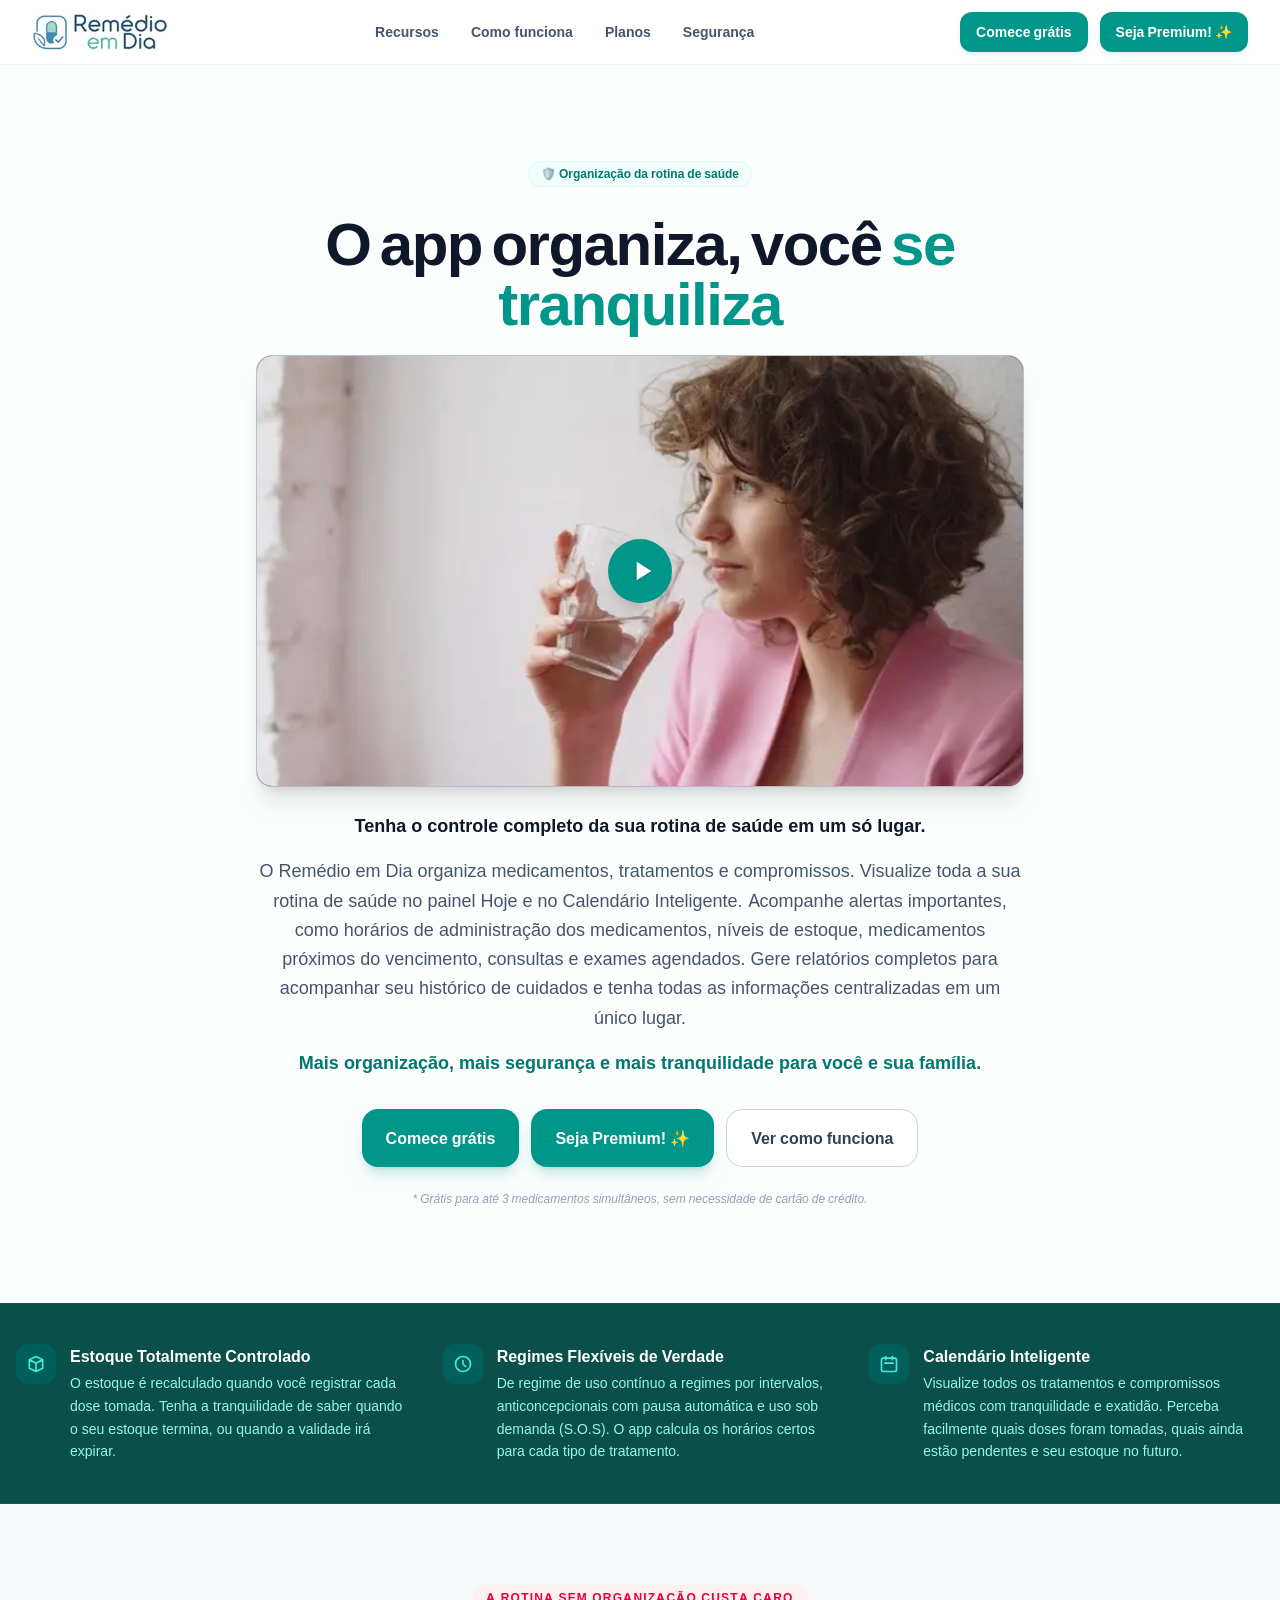
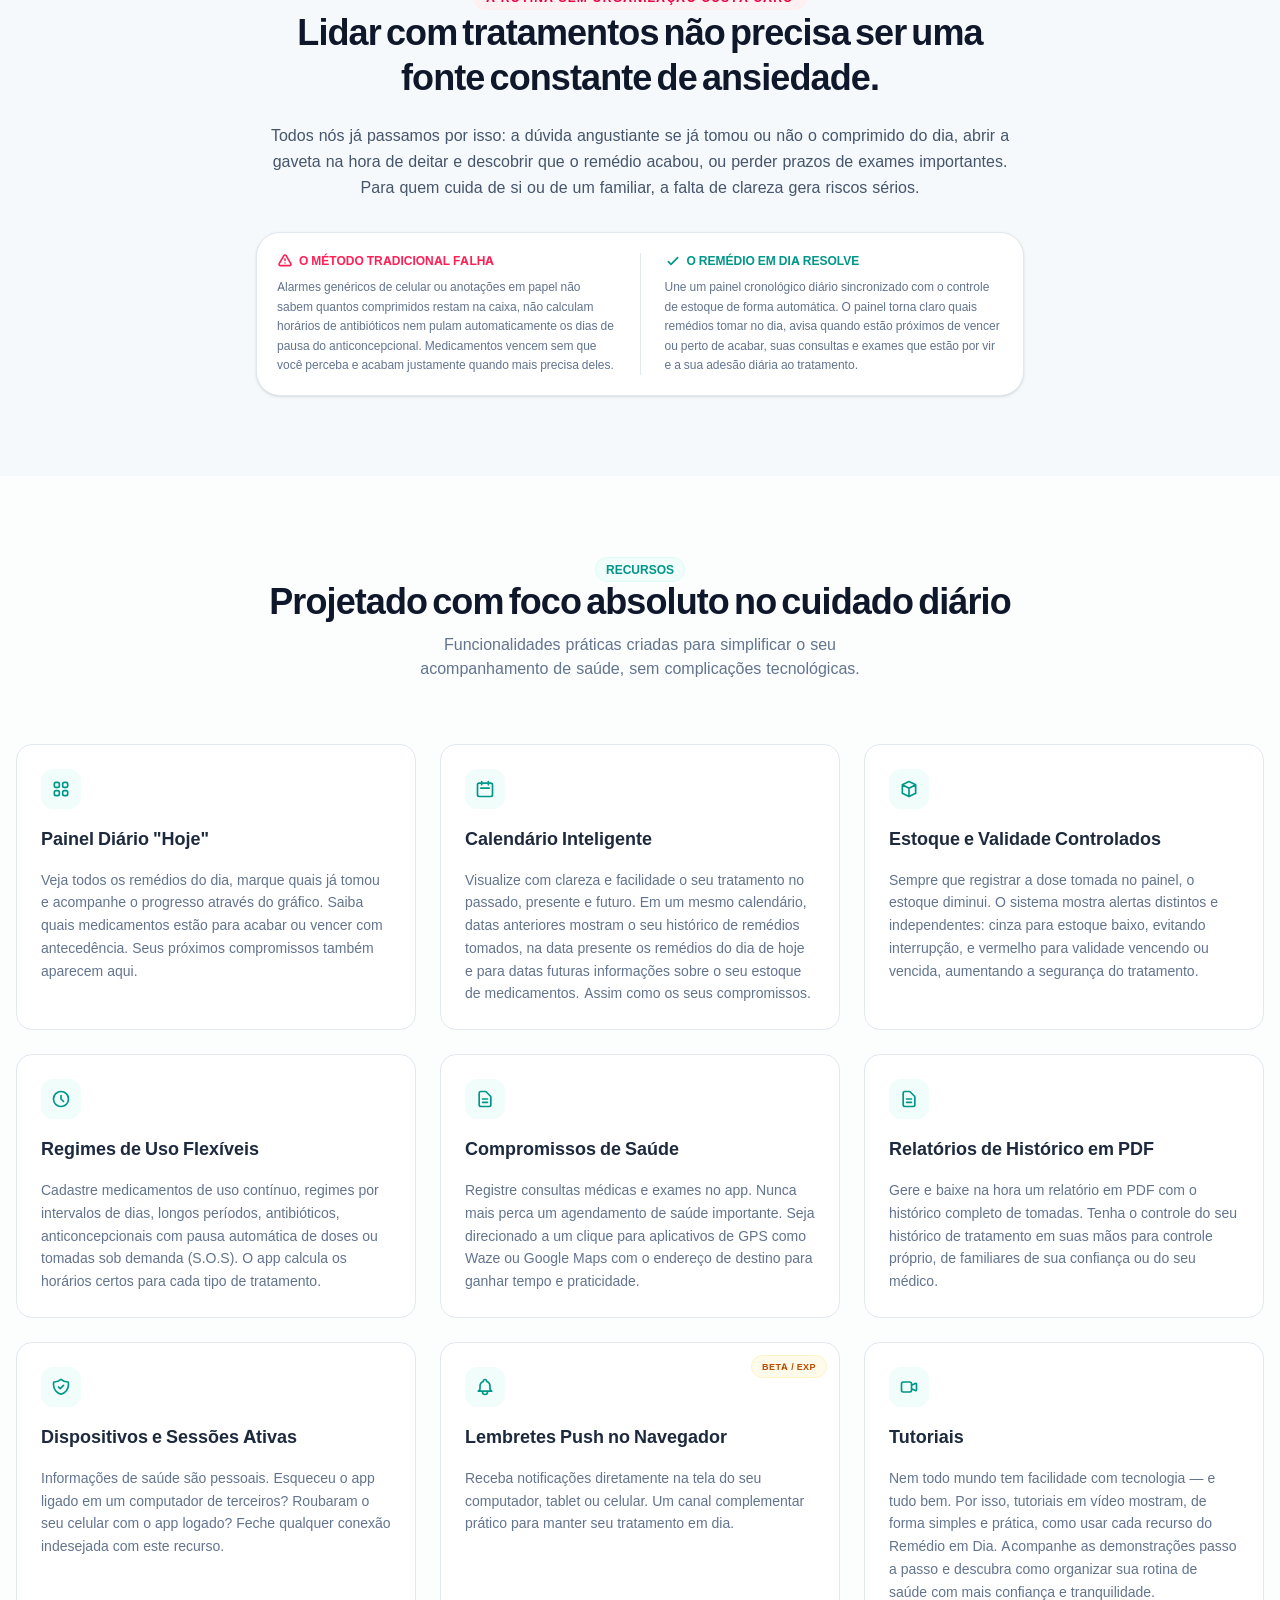
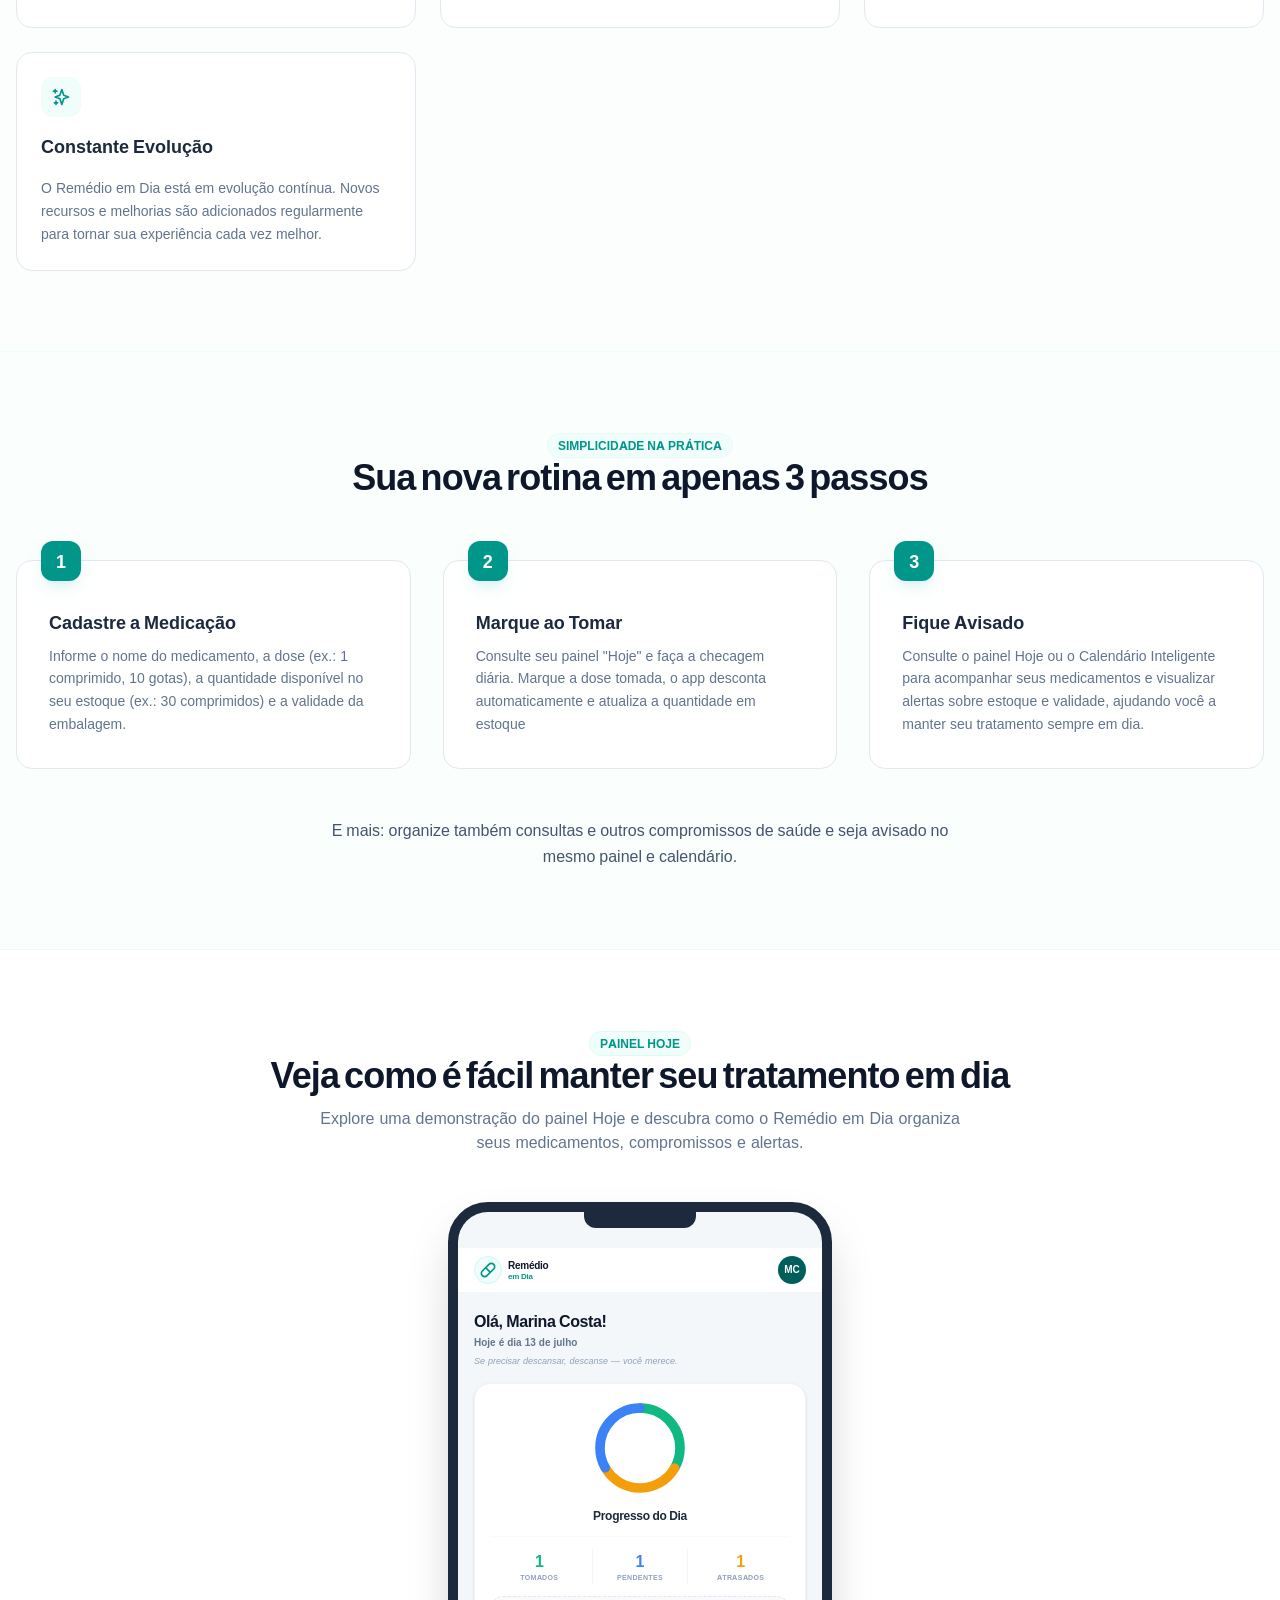
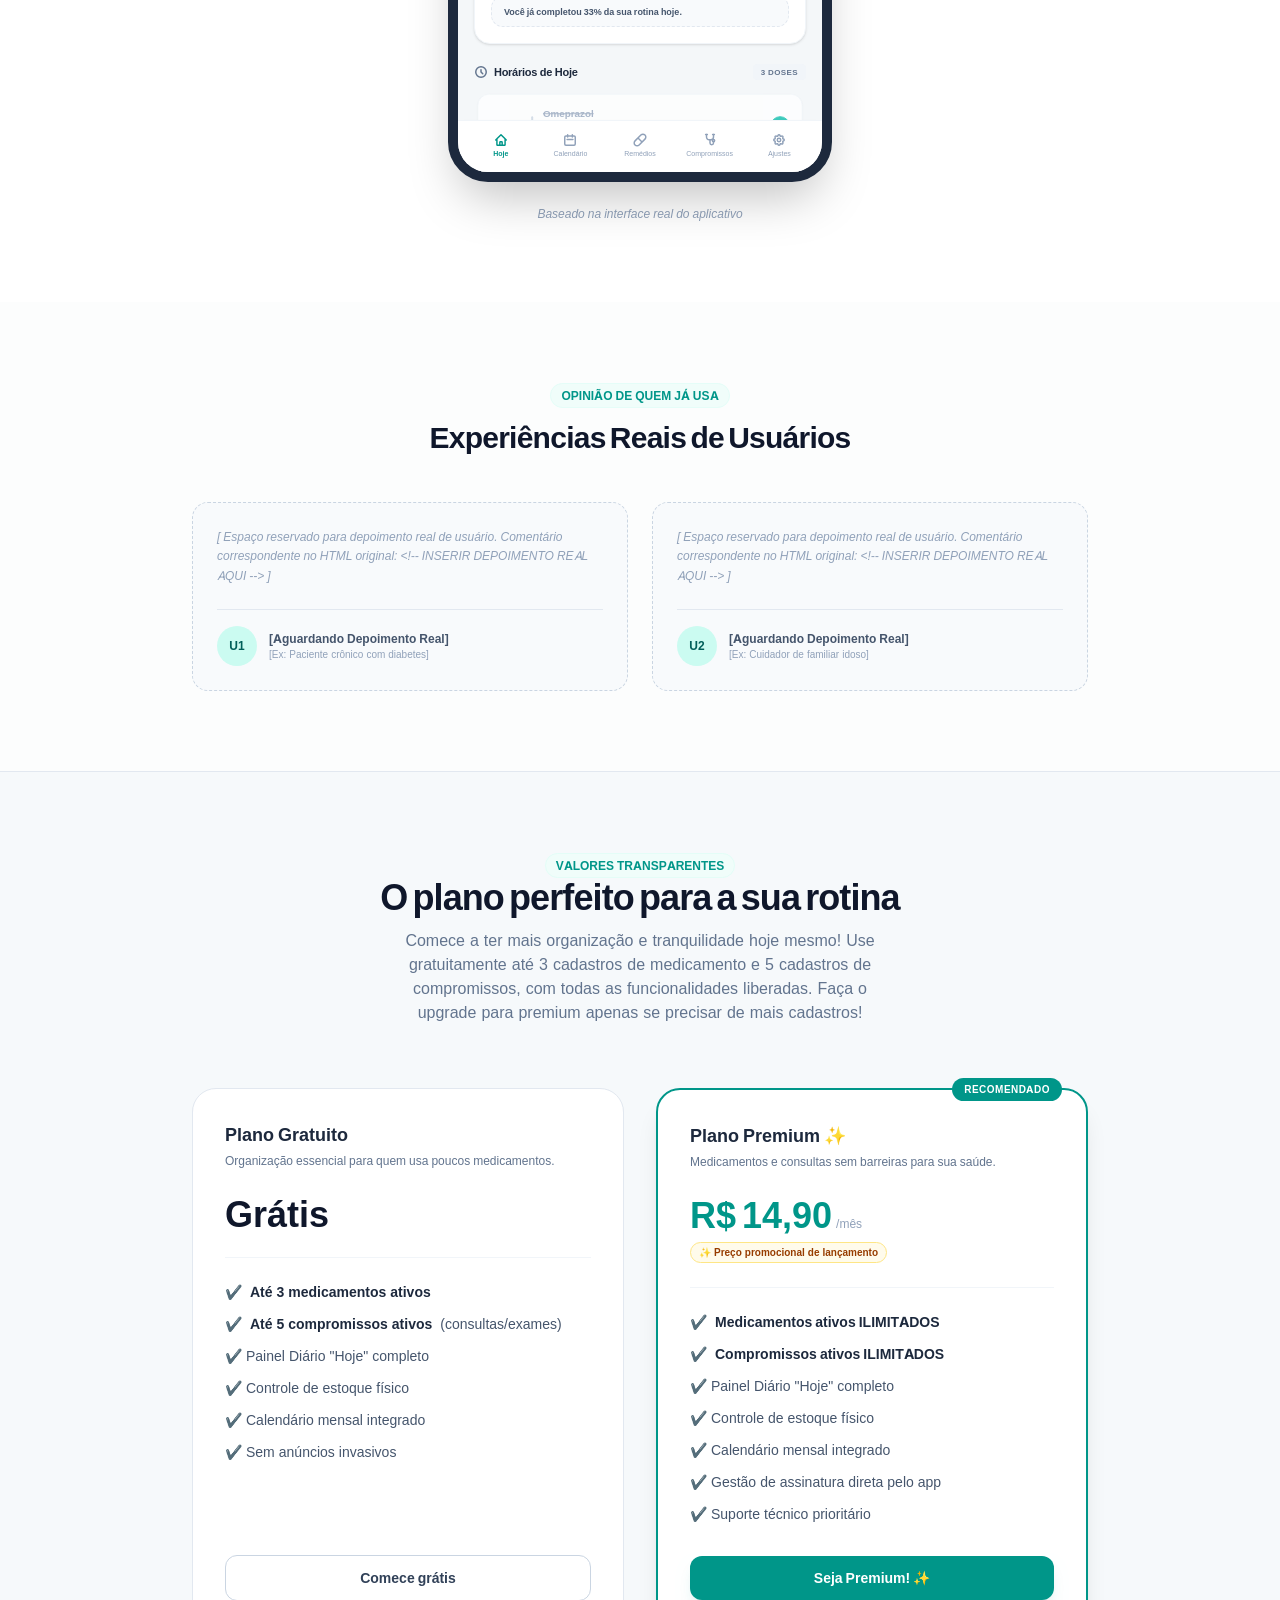
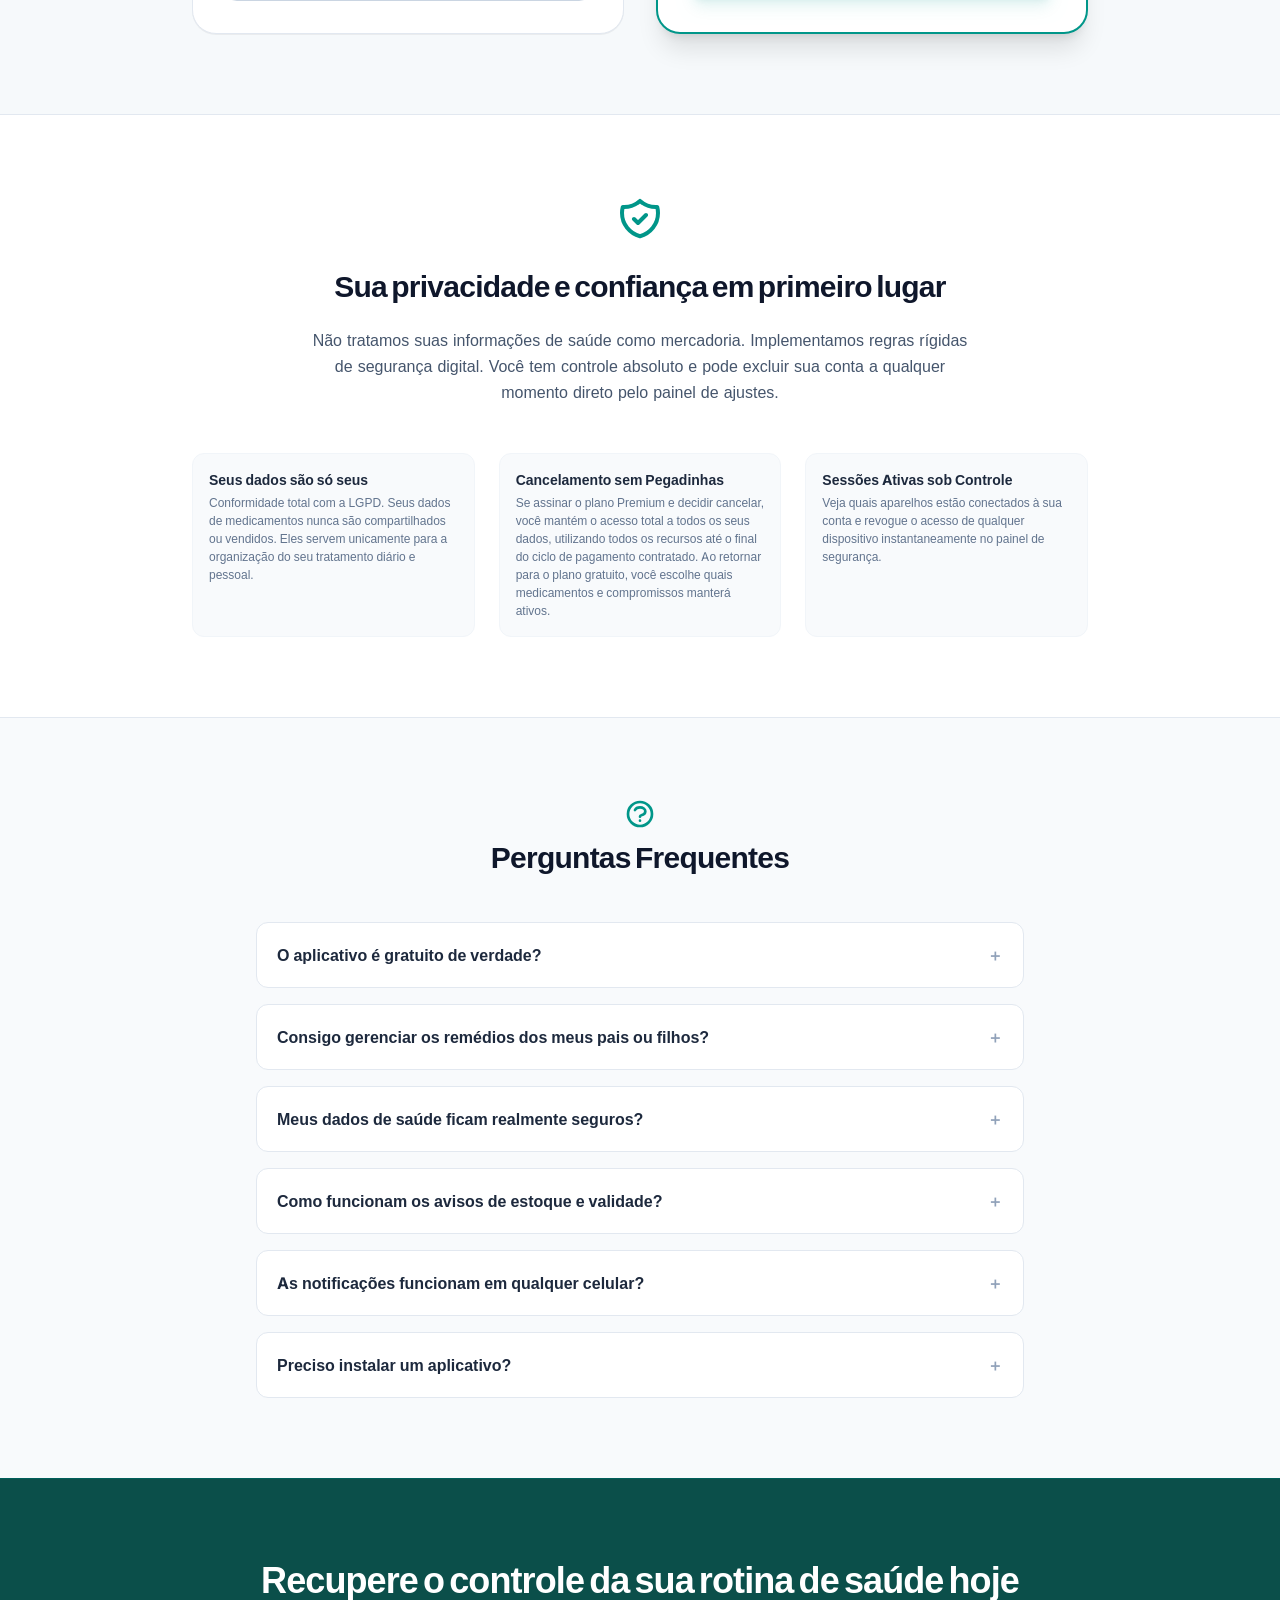
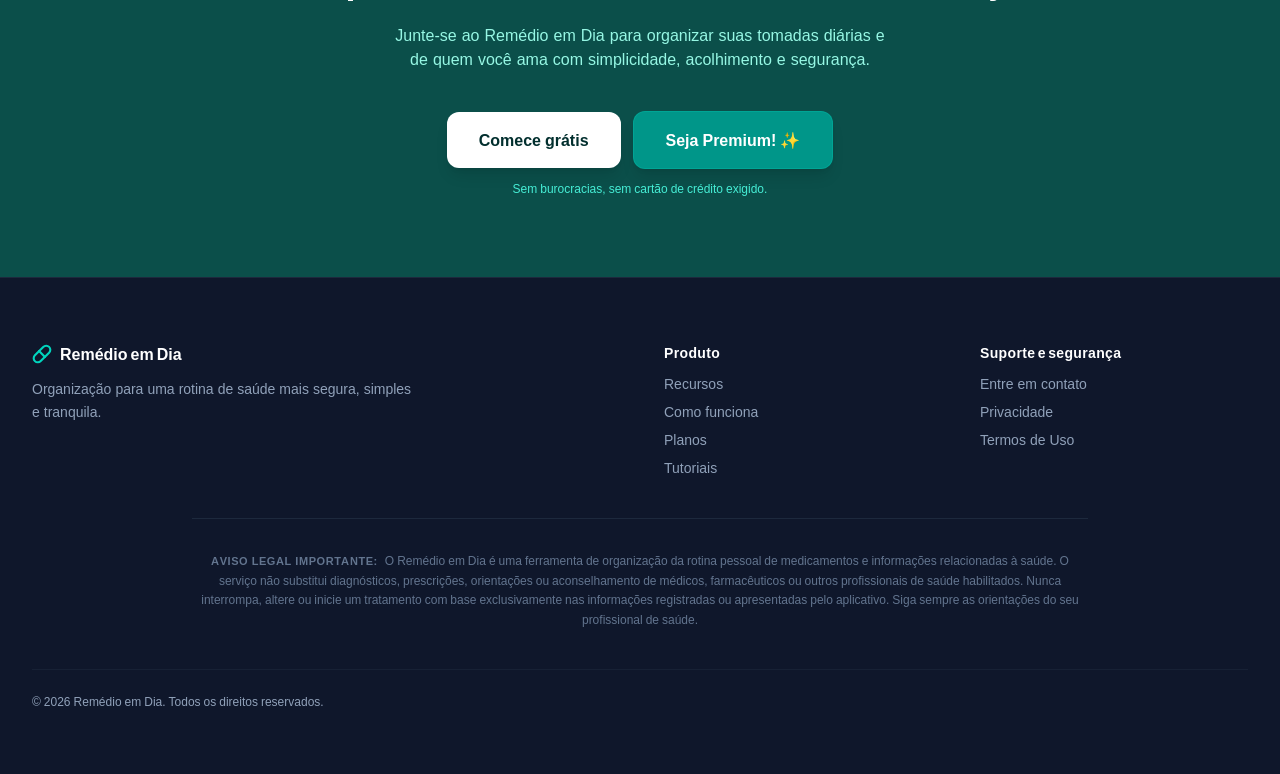
<file: index_landing.html>
<!DOCTYPE html>
<html lang="pt-BR" class="scroll-smooth">
<head>
  <meta charset="UTF-8">
  <meta name="viewport" content="width=device-width, initial-scale=1.0">
  <title>Remédio em Dia | Organização de Medicamentos e Rotina de Saúde</title>
  <meta name="description" content="O Remédio em Dia ajuda você a organizar medicamentos, tratamentos e compromissos de saúde em um só lugar. Acompanhe horários, estoque e validade com praticidade e segurança." />
  <meta name="robots" content="index, follow" />
  <meta name="keywords" content="remédios, medicamentos, organização de medicamentos, lembrete de remédio, controle de remédios, saúde, tratamentos, calendário de medicamentos, relatórios de saúde, app de remédios" />
  <link rel="canonical" href="https://www.remedioemdia.com/" />

  <!-- Open Graph / Facebook -->
  <meta property="og:title" content="Remédio em Dia | Organização de Medicamentos e Rotina de Saúde" />
  <meta property="og:description" content="O Remédio em Dia ajuda você a organizar medicamentos, tratamentos e compromissos de saúde em um só lugar. Acompanhe horários, estoque e validade com praticidade e segurança." />
  <meta property="og:type" content="website" />
  <meta property="og:url" content="https://www.remedioemdia.com/" />
  <meta property="og:site_name" content="Remédio em Dia" />
  <meta property="og:locale" content="pt_BR" />

  <!-- Twitter Cards -->
  <meta name="twitter:card" content="summary_large_image" />
  <meta name="twitter:title" content="Remédio em Dia | Organização de Medicamentos e Rotina de Saúde" />
  <meta name="twitter:description" content="O Remédio em Dia ajuda você a organizar medicamentos, tratamentos e compromissos de saúde em um só lugar. Acompanhe horários, estoque e validade com praticidade e segurança." />

  <!-- Dados Estruturados JSON-LD -->
  <script type="application/ld+json">
    {
      "@context": "https://schema.org",
      "@graph": [
        {
          "@type": "WebSite",
          "@id": "https://www.remedioemdia.com/#website",
          "url": "https://www.remedioemdia.com/",
          "name": "Remédio em Dia",
          "description": "Organização de Medicamentos e Rotina de Saúde",
          "inLanguage": "pt-BR"
        },
        {
          "@type": "SoftwareApplication",
          "name": "Remédio em Dia",
          "applicationCategory": "HealthApplication",
          "operatingSystem": "Web, Mobile, Desktop",
          "url": "https://app.remedioemdia.com/",
          "description": "Serviço digital criado para ajudar na organização da rotina de medicamentos, consultas, exames e cuidados com a saúde.",
          "offers": {
            "@type": "Offer",
            "price": "0",
            "priceCurrency": "BRL"
          }
        }
      ]
    }
  </script>
  
  <style>
    @font-face {
      font-family: 'Inter';
      font-style: normal;
      font-weight: 400;
      font-display: swap;
      src: url('/assets/fonts/inter-400-normal.woff2') format('woff2');
    }
    @font-face {
      font-family: 'Inter';
      font-style: normal;
      font-weight: 500;
      font-display: swap;
      src: url('/assets/fonts/inter-500-normal.woff2') format('woff2');
    }
    @font-face {
      font-family: 'Inter';
      font-style: normal;
      font-weight: 600;
      font-display: swap;
      src: url('/assets/fonts/inter-600-normal.woff2') format('woff2');
    }
    @font-face {
      font-family: 'Inter';
      font-style: normal;
      font-weight: 700;
      font-display: swap;
      src: url('/assets/fonts/inter-700-normal.woff2') format('woff2');
    }
    @font-face {
      font-family: 'Plus Jakarta Sans';
      font-style: normal;
      font-weight: 500;
      font-display: swap;
      src: url('/assets/fonts/plus-jakarta-sans-500-normal.woff2') format('woff2');
    }
    @font-face {
      font-family: 'Plus Jakarta Sans';
      font-style: normal;
      font-weight: 600;
      font-display: swap;
      src: url('/assets/fonts/plus-jakarta-sans-600-normal.woff2') format('woff2');
    }
    @font-face {
      font-family: 'Plus Jakarta Sans';
      font-style: normal;
      font-weight: 700;
      font-display: swap;
      src: url('/assets/fonts/plus-jakarta-sans-700-normal.woff2') format('woff2');
    }
    @font-face {
      font-family: 'Plus Jakarta Sans';
      font-style: normal;
      font-weight: 800;
      font-display: swap;
      src: url('/assets/fonts/plus-jakarta-sans-800-normal.woff2') format('woff2');
    }

    :focus-visible {
      outline: 3px solid #0d9488;
      outline-offset: 2px;
    }
    /* Ocultar barra de rolagem no simulador */
    .no-scrollbar::-webkit-scrollbar,
    .scrollbar-none::-webkit-scrollbar {
      display: none;
    }
    .no-scrollbar,
    .scrollbar-none {
      -ms-overflow-style: none;  /* IE/Edge */
      scrollbar-width: none;  /* Firefox */
    }
    @media (prefers-reduced-motion: reduce) {
      * {
        animation-duration: 0.01ms !important;
        animation-iteration-count: 1 !important;
        transition-duration: 0.01ms !important;
        scroll-behavior: auto !important;
      }
    }
  </style>
  <style>
/*! tailwindcss v4.3.3 | MIT License | https://tailwindcss.com */
@layer properties{@supports (((-webkit-hyphens:none)) and (not (margin-trim:inline))) or ((-moz-orient:inline) and (not (color:rgb(from red r g b)))){*,:before,:after,::backdrop{--tw-translate-x:0;--tw-translate-y:0;--tw-translate-z:0;--tw-rotate-x:initial;--tw-rotate-y:initial;--tw-rotate-z:initial;--tw-skew-x:initial;--tw-skew-y:initial;--tw-space-y-reverse:0;--tw-border-style:solid;--tw-gradient-position:initial;--tw-gradient-from:#0000;--tw-gradient-via:#0000;--tw-gradient-to:#0000;--tw-gradient-stops:initial;--tw-gradient-via-stops:initial;--tw-gradient-from-position:0%;--tw-gradient-via-position:50%;--tw-gradient-to-position:100%;--tw-leading:initial;--tw-font-weight:initial;--tw-tracking:initial;--tw-shadow:0 0 #0000;--tw-shadow-color:initial;--tw-shadow-alpha:100%;--tw-inset-shadow:0 0 #0000;--tw-inset-shadow-color:initial;--tw-inset-shadow-alpha:100%;--tw-ring-color:initial;--tw-ring-shadow:0 0 #0000;--tw-inset-ring-color:initial;--tw-inset-ring-shadow:0 0 #0000;--tw-ring-inset:initial;--tw-ring-offset-width:0px;--tw-ring-offset-color:#fff;--tw-ring-offset-shadow:0 0 #0000;--tw-outline-style:solid;--tw-blur:initial;--tw-brightness:initial;--tw-contrast:initial;--tw-grayscale:initial;--tw-hue-rotate:initial;--tw-invert:initial;--tw-opacity:initial;--tw-saturate:initial;--tw-sepia:initial;--tw-drop-shadow:initial;--tw-drop-shadow-color:initial;--tw-drop-shadow-alpha:100%;--tw-drop-shadow-size:initial;--tw-backdrop-blur:initial;--tw-backdrop-brightness:initial;--tw-backdrop-contrast:initial;--tw-backdrop-grayscale:initial;--tw-backdrop-hue-rotate:initial;--tw-backdrop-invert:initial;--tw-backdrop-opacity:initial;--tw-backdrop-saturate:initial;--tw-backdrop-sepia:initial;--tw-duration:initial;--tw-ease:initial;--tw-scale-x:1;--tw-scale-y:1;--tw-scale-z:1}}}@font-face{font-family:Inter;font-style:normal;font-weight:400;font-display:swap;src:url(/assets/fonts/inter-400-normal.woff2)format("woff2")}@font-face{font-family:Inter;font-style:normal;font-weight:500;font-display:swap;src:url(/assets/fonts/inter-500-normal.woff2)format("woff2")}@font-face{font-family:Inter;font-style:normal;font-weight:600;font-display:swap;src:url(/assets/fonts/inter-600-normal.woff2)format("woff2")}@font-face{font-family:Inter;font-style:normal;font-weight:700;font-display:swap;src:url(/assets/fonts/inter-700-normal.woff2)format("woff2")}@font-face{font-family:Plus Jakarta Sans;font-style:normal;font-weight:500;font-display:swap;src:url(/assets/fonts/plus-jakarta-sans-500-normal.woff2)format("woff2")}@font-face{font-family:Plus Jakarta Sans;font-style:normal;font-weight:600;font-display:swap;src:url(/assets/fonts/plus-jakarta-sans-600-normal.woff2)format("woff2")}@font-face{font-family:Plus Jakarta Sans;font-style:normal;font-weight:700;font-display:swap;src:url(/assets/fonts/plus-jakarta-sans-700-normal.woff2)format("woff2")}@font-face{font-family:Plus Jakarta Sans;font-style:normal;font-weight:800;font-display:swap;src:url(/assets/fonts/plus-jakarta-sans-800-normal.woff2)format("woff2")}@layer theme{:root,:host{--font-sans:"Inter", sans-serif;--font-mono:ui-monospace, SFMono-Regular, Menlo, Monaco, Consolas, "Liberation Mono", "Courier New", monospace;--color-red-50:oklch(97.1% .013 17.38);--color-red-100:oklch(93.6% .032 17.717);--color-red-600:oklch(57.7% .245 27.325);--color-amber-50:oklch(98.7% .022 95.277);--color-amber-100:oklch(96.2% .059 95.617);--color-amber-200:oklch(92.4% .12 95.746);--color-amber-400:oklch(82.8% .189 84.429);--color-amber-500:oklch(76.9% .188 70.08);--color-amber-700:oklch(55.5% .163 48.998);--color-amber-800:oklch(47.3% .137 46.201);--color-teal-50:oklch(98.4% .014 180.72);--color-teal-100:oklch(95.3% .051 180.801);--color-teal-200:oklch(91% .096 180.426);--color-teal-300:oklch(85.5% .138 181.071);--color-teal-400:oklch(77.7% .152 181.912);--color-teal-500:oklch(70.4% .14 182.503);--color-teal-600:oklch(60% .118 184.704);--color-teal-700:oklch(51.1% .096 186.391);--color-teal-800:oklch(43.7% .078 188.216);--color-teal-900:oklch(38.6% .063 188.416);--color-teal-950:oklch(27.7% .046 192.524);--color-blue-50:oklch(97% .014 254.604);--color-blue-100:oklch(93.2% .032 255.585);--color-blue-400:oklch(70.7% .165 254.624);--color-blue-500:oklch(62.3% .214 259.815);--color-blue-600:oklch(54.6% .245 262.881);--color-purple-500:oklch(62.7% .265 303.9);--color-rose-50:oklch(96.9% .015 12.422);--color-rose-100:oklch(94.1% .03 12.58);--color-rose-500:oklch(64.5% .246 16.439);--color-rose-600:oklch(58.6% .253 17.585);--color-slate-50:oklch(98.4% .003 247.858);--color-slate-100:oklch(96.8% .007 247.896);--color-slate-200:oklch(92.9% .013 255.508);--color-slate-300:oklch(86.9% .022 252.894);--color-slate-400:oklch(70.4% .04 256.788);--color-slate-500:oklch(55.4% .046 257.417);--color-slate-600:oklch(44.6% .043 257.281);--color-slate-700:oklch(37.2% .044 257.287);--color-slate-800:oklch(27.9% .041 260.031);--color-slate-900:oklch(20.8% .042 265.755);--color-slate-950:oklch(12.9% .042 264.695);--color-black:#000;--color-white:#fff;--spacing:.25rem;--container-sm:24rem;--container-md:28rem;--container-lg:32rem;--container-xl:36rem;--container-2xl:42rem;--container-3xl:48rem;--container-4xl:56rem;--container-5xl:64rem;--container-6xl:72rem;--container-7xl:80rem;--text-xs:.75rem;--text-xs--line-height:calc(1 / .75);--text-sm:.875rem;--text-sm--line-height:calc(1.25 / .875);--text-base:1rem;--text-base--line-height:calc(1.5 / 1);--text-lg:1.125rem;--text-lg--line-height:calc(1.75 / 1.125);--text-xl:1.25rem;--text-xl--line-height:calc(1.75 / 1.25);--text-2xl:1.5rem;--text-2xl--line-height:calc(2 / 1.5);--text-3xl:1.875rem;--text-3xl--line-height:calc(2.25 / 1.875);--text-4xl:2.25rem;--text-4xl--line-height:calc(2.5 / 2.25);--text-5xl:3rem;--text-5xl--line-height:1;--text-6xl:3.75rem;--text-6xl--line-height:1;--font-weight-medium:500;--font-weight-semibold:600;--font-weight-bold:700;--font-weight-extrabold:800;--font-weight-black:900;--tracking-tight:-.025em;--tracking-wide:.025em;--tracking-wider:.05em;--tracking-widest:.1em;--leading-tight:1.25;--leading-snug:1.375;--leading-normal:1.5;--leading-relaxed:1.625;--radius-lg:.5rem;--radius-xl:.75rem;--radius-2xl:1rem;--radius-3xl:1.5rem;--ease-in:cubic-bezier(.4, 0, 1, 1);--ease-out:cubic-bezier(0, 0, .2, 1);--ease-in-out:cubic-bezier(.4, 0, .2, 1);--animate-pulse:pulse 2s cubic-bezier(.4, 0, .6, 1) infinite;--blur-xs:4px;--aspect-video:16 / 9;--default-transition-duration:.15s;--default-transition-timing-function:cubic-bezier(.4, 0, .2, 1);--default-font-family:var(--font-sans);--default-mono-font-family:var(--font-mono);--font-display:"Plus Jakarta Sans", sans-serif}}@layer base{*,:after,:before,::backdrop{box-sizing:border-box;border:0 solid;margin:0;padding:0}::file-selector-button{box-sizing:border-box;border:0 solid;margin:0;padding:0}html,:host{-webkit-text-size-adjust:100%;tab-size:4;line-height:1.5;font-family:var(--default-font-family,-apple-system, BlinkMacSystemFont, "Segoe UI", Roboto, "Helvetica Neue", "Noto Sans", Arial, sans-serif, "Apple Color Emoji", "Segoe UI Emoji", "Segoe UI Symbol", "Noto Color Emoji");font-feature-settings:var(--default-font-feature-settings,normal);font-variation-settings:var(--default-font-variation-settings,normal);-webkit-tap-highlight-color:transparent}hr{height:0;color:inherit;border-top-width:1px}abbr:where([title]){-webkit-text-decoration:underline dotted;text-decoration:underline dotted}h1,h2,h3,h4,h5,h6{font-size:inherit;font-weight:inherit}a{color:inherit;-webkit-text-decoration:inherit;-webkit-text-decoration:inherit;-webkit-text-decoration:inherit;text-decoration:inherit}b,strong{font-weight:bolder}code,kbd,samp,pre{font-family:var(--default-mono-font-family,ui-monospace, SFMono-Regular, Menlo, Monaco, Consolas, "Liberation Mono", "Courier New", monospace);font-feature-settings:var(--default-mono-font-feature-settings,normal);font-variation-settings:var(--default-mono-font-variation-settings,normal);font-size:1em}small{font-size:80%}sub,sup{vertical-align:baseline;font-size:75%;line-height:0;position:relative}sub{bottom:-.25em}sup{top:-.5em}table{text-indent:0;border-color:inherit;border-collapse:collapse}:-moz-focusring:where(:not(iframe)){outline:auto}progress{vertical-align:baseline}summary{display:list-item}ol,ul,menu{list-style:none}img,svg,video,canvas,audio,iframe,embed,object{vertical-align:middle;display:block}img,video{max-width:100%;height:auto}button,input,select,optgroup,textarea{font:inherit;font-feature-settings:inherit;font-variation-settings:inherit;letter-spacing:inherit;color:inherit;opacity:1;background-color:#0000;border-radius:0}::file-selector-button{font:inherit;font-feature-settings:inherit;font-variation-settings:inherit;letter-spacing:inherit;color:inherit;opacity:1;background-color:#0000;border-radius:0}:where(select:is([multiple],[size])) optgroup{font-weight:bolder}:where(select:is([multiple],[size])) optgroup option{padding-inline-start:20px}::file-selector-button{margin-inline-end:4px}::placeholder{opacity:1}@supports (not ((-webkit-appearance:-apple-pay-button))) or (contain-intrinsic-size:1px){::placeholder{color:currentColor}@supports (color:color-mix(in lab, red, red)){::placeholder{color:color-mix(in oklab, currentcolor 50%, transparent)}}}textarea{resize:vertical}::-webkit-search-decoration{-webkit-appearance:none}::-webkit-date-and-time-value{min-height:1lh;text-align:inherit}::-webkit-datetime-edit{display:inline-flex}::-webkit-datetime-edit-fields-wrapper{padding:0}::-webkit-datetime-edit{padding-block:0}::-webkit-datetime-edit-year-field{padding-block:0}::-webkit-datetime-edit-month-field{padding-block:0}::-webkit-datetime-edit-day-field{padding-block:0}::-webkit-datetime-edit-hour-field{padding-block:0}::-webkit-datetime-edit-minute-field{padding-block:0}::-webkit-datetime-edit-second-field{padding-block:0}::-webkit-datetime-edit-millisecond-field{padding-block:0}::-webkit-datetime-edit-meridiem-field{padding-block:0}::-webkit-calendar-picker-indicator{line-height:1}:-moz-ui-invalid{box-shadow:none}button,input:where([type=button],[type=reset],[type=submit]){appearance:button}::file-selector-button{appearance:button}::-webkit-inner-spin-button{height:auto}::-webkit-outer-spin-button{height:auto}[hidden]:where(:not([hidden=until-found])){display:none!important}}@layer components;@layer utilities{.pointer-events-none{pointer-events:none}.visible{visibility:visible}.absolute{position:absolute}.fixed{position:fixed}.relative{position:relative}.static{position:static}.inset-0{inset:0}.inset-x-0{inset-inline:0}.inset-x-4{inset-inline:calc(var(--spacing) * 4)}.-top-3{top:calc(var(--spacing) * -3)}.-top-5{top:calc(var(--spacing) * -5)}.top-0{top:0}.top-1\/2{top:50%}.top-2{top:calc(var(--spacing) * 2)}.top-3{top:calc(var(--spacing) * 3)}.top-4{top:calc(var(--spacing) * 4)}.right-3{right:calc(var(--spacing) * 3)}.right-4{right:calc(var(--spacing) * 4)}.right-6{right:calc(var(--spacing) * 6)}.bottom-0{bottom:0}.bottom-3{bottom:calc(var(--spacing) * 3)}.bottom-16{bottom:calc(var(--spacing) * 16)}.left-3{left:calc(var(--spacing) * 3)}.left-3\.5{left:calc(var(--spacing) * 3.5)}.left-6{left:calc(var(--spacing) * 6)}.z-10{z-index:10}.z-20{z-index:20}.z-30{z-index:30}.z-40{z-index:40}.z-50{z-index:50}.container{width:100%}@media (min-width:40rem){.container{max-width:40rem}}@media (min-width:48rem){.container{max-width:48rem}}@media (min-width:64rem){.container{max-width:64rem}}@media (min-width:80rem){.container{max-width:80rem}}@media (min-width:96rem){.container{max-width:96rem}}.mx-4{margin-inline:calc(var(--spacing) * 4)}.mx-auto{margin-inline:auto}.my-6{margin-block:calc(var(--spacing) * 6)}.my-10{margin-block:calc(var(--spacing) * 10)}.mt-0\.5{margin-top:calc(var(--spacing) * .5)}.mt-1{margin-top:var(--spacing)}.mt-2{margin-top:calc(var(--spacing) * 2)}.mt-3{margin-top:calc(var(--spacing) * 3)}.mt-3\.5{margin-top:calc(var(--spacing) * 3.5)}.mt-4{margin-top:calc(var(--spacing) * 4)}.mt-5{margin-top:calc(var(--spacing) * 5)}.mt-6{margin-top:calc(var(--spacing) * 6)}.mt-8{margin-top:calc(var(--spacing) * 8)}.mt-10{margin-top:calc(var(--spacing) * 10)}.mt-12{margin-top:calc(var(--spacing) * 12)}.mt-16{margin-top:calc(var(--spacing) * 16)}.mt-auto{margin-top:auto}.mr-1{margin-right:var(--spacing)}.mb-0\.5{margin-bottom:calc(var(--spacing) * .5)}.mb-1{margin-bottom:var(--spacing)}.mb-2{margin-bottom:calc(var(--spacing) * 2)}.mb-2\.5{margin-bottom:calc(var(--spacing) * 2.5)}.mb-3{margin-bottom:calc(var(--spacing) * 3)}.mb-3\.5{margin-bottom:calc(var(--spacing) * 3.5)}.mb-4{margin-bottom:calc(var(--spacing) * 4)}.mb-8{margin-bottom:calc(var(--spacing) * 8)}.mb-12{margin-bottom:calc(var(--spacing) * 12)}.mb-14{margin-bottom:calc(var(--spacing) * 14)}.mb-16{margin-bottom:calc(var(--spacing) * 16)}.ml-0\.5{margin-left:calc(var(--spacing) * .5)}.ml-1{margin-left:var(--spacing)}.ml-10\.5{margin-left:calc(var(--spacing) * 10.5)}.line-clamp-1{-webkit-line-clamp:1;-webkit-box-orient:vertical;display:-webkit-box;overflow:hidden}.line-clamp-2{-webkit-line-clamp:2;-webkit-box-orient:vertical;display:-webkit-box;overflow:hidden}.block{display:block}.contents{display:contents}.flex{display:flex}.grid{display:grid}.hidden{display:none}.inline{display:inline}.inline-block{display:inline-block}.inline-flex{display:inline-flex}.aspect-\[9\/16\]{aspect-ratio:9/16}.aspect-video{aspect-ratio:var(--aspect-video)}.h-2\.5{height:calc(var(--spacing) * 2.5)}.h-3{height:calc(var(--spacing) * 3)}.h-3\.5{height:calc(var(--spacing) * 3.5)}.h-4{height:calc(var(--spacing) * 4)}.h-5{height:calc(var(--spacing) * 5)}.h-6{height:calc(var(--spacing) * 6)}.h-7{height:calc(var(--spacing) * 7)}.h-8{height:calc(var(--spacing) * 8)}.h-10{height:calc(var(--spacing) * 10)}.h-12{height:calc(var(--spacing) * 12)}.h-14{height:calc(var(--spacing) * 14)}.h-16{height:calc(var(--spacing) * 16)}.h-24{height:calc(var(--spacing) * 24)}.h-\[560px\]{height:560px}.h-full{height:100%}.max-h-60{max-height:calc(var(--spacing) * 60)}.min-h-screen{min-height:100vh}.w-0\.5{width:calc(var(--spacing) * .5)}.w-2\.5{width:calc(var(--spacing) * 2.5)}.w-3{width:calc(var(--spacing) * 3)}.w-3\.5{width:calc(var(--spacing) * 3.5)}.w-4{width:calc(var(--spacing) * 4)}.w-5{width:calc(var(--spacing) * 5)}.w-6{width:calc(var(--spacing) * 6)}.w-7{width:calc(var(--spacing) * 7)}.w-8{width:calc(var(--spacing) * 8)}.w-10{width:calc(var(--spacing) * 10)}.w-12{width:calc(var(--spacing) * 12)}.w-14{width:calc(var(--spacing) * 14)}.w-16{width:calc(var(--spacing) * 16)}.w-24{width:calc(var(--spacing) * 24)}.w-28{width:calc(var(--spacing) * 28)}.w-auto{width:auto}.w-full{width:100%}.w-px{width:1px}.max-w-2xl{max-width:var(--container-2xl)}.max-w-3xl{max-width:var(--container-3xl)}.max-w-4xl{max-width:var(--container-4xl)}.max-w-5xl{max-width:var(--container-5xl)}.max-w-6xl{max-width:var(--container-6xl)}.max-w-7xl{max-width:var(--container-7xl)}.max-w-\[320px\]{max-width:320px}.max-w-\[340px\]{max-width:340px}.max-w-lg{max-width:var(--container-lg)}.max-w-md{max-width:var(--container-md)}.max-w-sm{max-width:var(--container-sm)}.max-w-xl{max-width:var(--container-xl)}.min-w-0{min-width:0}.min-w-\[32px\]{min-width:32px}.flex-1{flex:1}.flex-shrink-0,.shrink-0{flex-shrink:0}.-translate-y-1\/2{--tw-translate-y:calc(calc(1 / 2 * 100%) * -1);translate:var(--tw-translate-x) var(--tw-translate-y)}.scale-\[0\.98\]{scale:.98}.-rotate-90{rotate:-90deg}.rotate-90{rotate:90deg}.rotate-270{rotate:270deg}.transform{transform:var(--tw-rotate-x,) var(--tw-rotate-y,) var(--tw-rotate-z,) var(--tw-skew-x,) var(--tw-skew-y,)}.animate-pulse{animation:var(--animate-pulse)}.cursor-not-allowed{cursor:not-allowed}.cursor-pointer{cursor:pointer}.resize{resize:both}.scroll-mt-20{scroll-margin-top:calc(var(--spacing) * 20)}.scrollbar-none{scrollbar-width:none}.scrollbar-thin{scrollbar-width:thin}.list-inside{list-style-position:inside}.list-disc{list-style-type:disc}.grid-cols-1{grid-template-columns:repeat(1,minmax(0,1fr))}.grid-cols-3{grid-template-columns:repeat(3,minmax(0,1fr))}.flex-col{flex-direction:column}.flex-wrap{flex-wrap:wrap}.items-baseline{align-items:baseline}.items-center{align-items:center}.items-start{align-items:flex-start}.items-stretch{align-items:stretch}.justify-between{justify-content:space-between}.justify-center{justify-content:center}.gap-1{gap:var(--spacing)}.gap-1\.5{gap:calc(var(--spacing) * 1.5)}.gap-2{gap:calc(var(--spacing) * 2)}.gap-2\.5{gap:calc(var(--spacing) * 2.5)}.gap-3{gap:calc(var(--spacing) * 3)}.gap-3\.5{gap:calc(var(--spacing) * 3.5)}.gap-4{gap:calc(var(--spacing) * 4)}.gap-6{gap:calc(var(--spacing) * 6)}.gap-8{gap:calc(var(--spacing) * 8)}:where(.space-y-1>:not(:last-child)){--tw-space-y-reverse:0;margin-block-start:calc(var(--spacing) * var(--tw-space-y-reverse));margin-block-end:calc(var(--spacing) * calc(1 - var(--tw-space-y-reverse)))}:where(.space-y-1\.5>:not(:last-child)){--tw-space-y-reverse:0;margin-block-start:calc(calc(var(--spacing) * 1.5) * var(--tw-space-y-reverse));margin-block-end:calc(calc(var(--spacing) * 1.5) * calc(1 - var(--tw-space-y-reverse)))}:where(.space-y-2>:not(:last-child)){--tw-space-y-reverse:0;margin-block-start:calc(calc(var(--spacing) * 2) * var(--tw-space-y-reverse));margin-block-end:calc(calc(var(--spacing) * 2) * calc(1 - var(--tw-space-y-reverse)))}:where(.space-y-2\.5>:not(:last-child)){--tw-space-y-reverse:0;margin-block-start:calc(calc(var(--spacing) * 2.5) * var(--tw-space-y-reverse));margin-block-end:calc(calc(var(--spacing) * 2.5) * calc(1 - var(--tw-space-y-reverse)))}:where(.space-y-3>:not(:last-child)){--tw-space-y-reverse:0;margin-block-start:calc(calc(var(--spacing) * 3) * var(--tw-space-y-reverse));margin-block-end:calc(calc(var(--spacing) * 3) * calc(1 - var(--tw-space-y-reverse)))}:where(.space-y-3\.5>:not(:last-child)){--tw-space-y-reverse:0;margin-block-start:calc(calc(var(--spacing) * 3.5) * var(--tw-space-y-reverse));margin-block-end:calc(calc(var(--spacing) * 3.5) * calc(1 - var(--tw-space-y-reverse)))}:where(.space-y-4>:not(:last-child)){--tw-space-y-reverse:0;margin-block-start:calc(calc(var(--spacing) * 4) * var(--tw-space-y-reverse));margin-block-end:calc(calc(var(--spacing) * 4) * calc(1 - var(--tw-space-y-reverse)))}:where(.space-y-6>:not(:last-child)){--tw-space-y-reverse:0;margin-block-start:calc(calc(var(--spacing) * 6) * var(--tw-space-y-reverse));margin-block-end:calc(calc(var(--spacing) * 6) * calc(1 - var(--tw-space-y-reverse)))}:where(.space-y-8>:not(:last-child)){--tw-space-y-reverse:0;margin-block-start:calc(calc(var(--spacing) * 8) * var(--tw-space-y-reverse));margin-block-end:calc(calc(var(--spacing) * 8) * calc(1 - var(--tw-space-y-reverse)))}:where(.space-y-10>:not(:last-child)){--tw-space-y-reverse:0;margin-block-start:calc(calc(var(--spacing) * 10) * var(--tw-space-y-reverse));margin-block-end:calc(calc(var(--spacing) * 10) * calc(1 - var(--tw-space-y-reverse)))}.truncate{text-overflow:ellipsis;white-space:nowrap;overflow:hidden}.overflow-hidden{overflow:hidden}.overflow-y-auto{overflow-y:auto}.scroll-smooth{scroll-behavior:smooth}.rounded{border-radius:.25rem}.rounded-2xl{border-radius:var(--radius-2xl)}.rounded-3xl{border-radius:var(--radius-3xl)}.rounded-\[2\.5rem\]{border-radius:2.5rem}.rounded-\[36px\]{border-radius:36px}.rounded-full{border-radius:3.40282e38px}.rounded-lg{border-radius:var(--radius-lg)}.rounded-xl{border-radius:var(--radius-xl)}.rounded-b-xl{border-bottom-right-radius:var(--radius-xl);border-bottom-left-radius:var(--radius-xl)}.border{border-style:var(--tw-border-style);border-width:1px}.border-0{border-style:var(--tw-border-style);border-width:0}.border-2{border-style:var(--tw-border-style);border-width:2px}.border-4{border-style:var(--tw-border-style);border-width:4px}.border-\[10px\]{border-style:var(--tw-border-style);border-width:10px}.border-x{border-inline-style:var(--tw-border-style);border-inline-width:1px}.border-y{border-block-style:var(--tw-border-style);border-block-width:1px}.border-t{border-top-style:var(--tw-border-style);border-top-width:1px}.border-b{border-bottom-style:var(--tw-border-style);border-bottom-width:1px}.border-l-0{border-left-style:var(--tw-border-style);border-left-width:0}.border-dashed{--tw-border-style:dashed;border-style:dashed}.border-\[\#E9D5FF\]{border-color:#e9d5ff}.border-\[\#EDF2F7\]{border-color:#edf2f7}.border-amber-100{border-color:var(--color-amber-100)}.border-amber-200{border-color:var(--color-amber-200)}.border-amber-400{border-color:var(--color-amber-400)}.border-blue-100{border-color:var(--color-blue-100)}.border-blue-400{border-color:var(--color-blue-400)}.border-red-100{border-color:var(--color-red-100)}.border-rose-100\/30{border-color:#ffe4e64d}@supports (color:color-mix(in lab, red, red)){.border-rose-100\/30{border-color:color-mix(in oklab, var(--color-rose-100) 30%, transparent)}}.border-slate-50{border-color:var(--color-slate-50)}.border-slate-100{border-color:var(--color-slate-100)}.border-slate-200{border-color:var(--color-slate-200)}.border-slate-200\/80{border-color:#e2e8f0cc}@supports (color:color-mix(in lab, red, red)){.border-slate-200\/80{border-color:color-mix(in oklab, var(--color-slate-200) 80%, transparent)}}.border-slate-300{border-color:var(--color-slate-300)}.border-slate-700{border-color:var(--color-slate-700)}.border-slate-800{border-color:var(--color-slate-800)}.border-slate-800\/60{border-color:#1d293d99}@supports (color:color-mix(in lab, red, red)){.border-slate-800\/60{border-color:color-mix(in oklab, var(--color-slate-800) 60%, transparent)}}.border-slate-800\/80{border-color:#1d293dcc}@supports (color:color-mix(in lab, red, red)){.border-slate-800\/80{border-color:color-mix(in oklab, var(--color-slate-800) 80%, transparent)}}.border-teal-100{border-color:var(--color-teal-100)}.border-teal-100\/30{border-color:#cbfbf14d}@supports (color:color-mix(in lab, red, red)){.border-teal-100\/30{border-color:color-mix(in oklab, var(--color-teal-100) 30%, transparent)}}.border-teal-100\/35{border-color:#cbfbf159}@supports (color:color-mix(in lab, red, red)){.border-teal-100\/35{border-color:color-mix(in oklab, var(--color-teal-100) 35%, transparent)}}.border-teal-100\/50{border-color:#cbfbf180}@supports (color:color-mix(in lab, red, red)){.border-teal-100\/50{border-color:color-mix(in oklab, var(--color-teal-100) 50%, transparent)}}.border-teal-200{border-color:var(--color-teal-200)}.border-teal-200\/60{border-color:#96f7e499}@supports (color:color-mix(in lab, red, red)){.border-teal-200\/60{border-color:color-mix(in oklab, var(--color-teal-200) 60%, transparent)}}.border-teal-500{border-color:var(--color-teal-500)}.border-teal-500\/40{border-color:#00baa766}@supports (color:color-mix(in lab, red, red)){.border-teal-500\/40{border-color:color-mix(in oklab, var(--color-teal-500) 40%, transparent)}}.border-teal-600{border-color:var(--color-teal-600)}.border-teal-800{border-color:var(--color-teal-800)}.border-white\/10{border-color:#ffffff1a}@supports (color:color-mix(in lab, red, red)){.border-white\/10{border-color:color-mix(in oklab, var(--color-white) 10%, transparent)}}.border-white\/20{border-color:#fff3}@supports (color:color-mix(in lab, red, red)){.border-white\/20{border-color:color-mix(in oklab, var(--color-white) 20%, transparent)}}.bg-\[\#3B82F6\]{background-color:#3b82f6}.bg-\[\#EFF6FF\]{background-color:#eff6ff}.bg-\[\#F4F7F9\]{background-color:#f4f7f9}.bg-\[\#F8FAFC\]{background-color:#f8fafc}.bg-\[\#FAF5FF\]{background-color:#faf5ff}.bg-amber-50{background-color:var(--color-amber-50)}.bg-amber-500{background-color:var(--color-amber-500)}.bg-black{background-color:var(--color-black)}.bg-blue-50\/50{background-color:#eff6ff80}@supports (color:color-mix(in lab, red, red)){.bg-blue-50\/50{background-color:color-mix(in oklab, var(--color-blue-50) 50%, transparent)}}.bg-blue-500{background-color:var(--color-blue-500)}.bg-red-50\/50{background-color:#fef2f280}@supports (color:color-mix(in lab, red, red)){.bg-red-50\/50{background-color:color-mix(in oklab, var(--color-red-50) 50%, transparent)}}.bg-rose-50{background-color:var(--color-rose-50)}.bg-slate-50{background-color:var(--color-slate-50)}.bg-slate-50\/35{background-color:#f8fafc59}@supports (color:color-mix(in lab, red, red)){.bg-slate-50\/35{background-color:color-mix(in oklab, var(--color-slate-50) 35%, transparent)}}.bg-slate-50\/50{background-color:#f8fafc80}@supports (color:color-mix(in lab, red, red)){.bg-slate-50\/50{background-color:color-mix(in oklab, var(--color-slate-50) 50%, transparent)}}.bg-slate-50\/60{background-color:#f8fafc99}@supports (color:color-mix(in lab, red, red)){.bg-slate-50\/60{background-color:color-mix(in oklab, var(--color-slate-50) 60%, transparent)}}.bg-slate-100{background-color:var(--color-slate-100)}.bg-slate-100\/40{background-color:#f1f5f966}@supports (color:color-mix(in lab, red, red)){.bg-slate-100\/40{background-color:color-mix(in oklab, var(--color-slate-100) 40%, transparent)}}.bg-slate-100\/50{background-color:#f1f5f980}@supports (color:color-mix(in lab, red, red)){.bg-slate-100\/50{background-color:color-mix(in oklab, var(--color-slate-100) 50%, transparent)}}.bg-slate-200{background-color:var(--color-slate-200)}.bg-slate-300{background-color:var(--color-slate-300)}.bg-slate-800{background-color:var(--color-slate-800)}.bg-slate-800\/80{background-color:#1d293dcc}@supports (color:color-mix(in lab, red, red)){.bg-slate-800\/80{background-color:color-mix(in oklab, var(--color-slate-800) 80%, transparent)}}.bg-slate-900{background-color:var(--color-slate-900)}.bg-slate-900\/60{background-color:#0f172b99}@supports (color:color-mix(in lab, red, red)){.bg-slate-900\/60{background-color:color-mix(in oklab, var(--color-slate-900) 60%, transparent)}}.bg-slate-900\/85{background-color:#0f172bd9}@supports (color:color-mix(in lab, red, red)){.bg-slate-900\/85{background-color:color-mix(in oklab, var(--color-slate-900) 85%, transparent)}}.bg-slate-900\/90{background-color:#0f172be6}@supports (color:color-mix(in lab, red, red)){.bg-slate-900\/90{background-color:color-mix(in oklab, var(--color-slate-900) 90%, transparent)}}.bg-slate-950{background-color:var(--color-slate-950)}.bg-slate-950\/70{background-color:#020618b3}@supports (color:color-mix(in lab, red, red)){.bg-slate-950\/70{background-color:color-mix(in oklab, var(--color-slate-950) 70%, transparent)}}.bg-slate-950\/80{background-color:#020618cc}@supports (color:color-mix(in lab, red, red)){.bg-slate-950\/80{background-color:color-mix(in oklab, var(--color-slate-950) 80%, transparent)}}.bg-teal-50{background-color:var(--color-teal-50)}.bg-teal-50\/20{background-color:#f0fdfa33}@supports (color:color-mix(in lab, red, red)){.bg-teal-50\/20{background-color:color-mix(in oklab, var(--color-teal-50) 20%, transparent)}}.bg-teal-50\/50{background-color:#f0fdfa80}@supports (color:color-mix(in lab, red, red)){.bg-teal-50\/50{background-color:color-mix(in oklab, var(--color-teal-50) 50%, transparent)}}.bg-teal-100{background-color:var(--color-teal-100)}.bg-teal-400{background-color:var(--color-teal-400)}.bg-teal-500{background-color:var(--color-teal-500)}.bg-teal-600{background-color:var(--color-teal-600)}.bg-teal-600\/90{background-color:#009588e6}@supports (color:color-mix(in lab, red, red)){.bg-teal-600\/90{background-color:color-mix(in oklab, var(--color-teal-600) 90%, transparent)}}.bg-teal-800{background-color:var(--color-teal-800)}.bg-teal-900{background-color:var(--color-teal-900)}.bg-teal-950{background-color:var(--color-teal-950)}.bg-transparent{background-color:#0000}.bg-white{background-color:var(--color-white)}.bg-gradient-to-br{--tw-gradient-position:to bottom right in oklab;background-image:linear-gradient(var(--tw-gradient-stops))}.bg-gradient-to-t{--tw-gradient-position:to top in oklab;background-image:linear-gradient(var(--tw-gradient-stops))}.from-slate-900{--tw-gradient-from:var(--color-slate-900);--tw-gradient-stops:var(--tw-gradient-via-stops,var(--tw-gradient-position), var(--tw-gradient-from) var(--tw-gradient-from-position), var(--tw-gradient-to) var(--tw-gradient-to-position))}.from-slate-950\/80{--tw-gradient-from:#020618cc}@supports (color:color-mix(in lab, red, red)){.from-slate-950\/80{--tw-gradient-from:color-mix(in oklab, var(--color-slate-950) 80%, transparent)}}.from-slate-950\/80{--tw-gradient-stops:var(--tw-gradient-via-stops,var(--tw-gradient-position), var(--tw-gradient-from) var(--tw-gradient-from-position), var(--tw-gradient-to) var(--tw-gradient-to-position))}.via-slate-900{--tw-gradient-via:var(--color-slate-900);--tw-gradient-via-stops:var(--tw-gradient-position), var(--tw-gradient-from) var(--tw-gradient-from-position), var(--tw-gradient-via) var(--tw-gradient-via-position), var(--tw-gradient-to) var(--tw-gradient-to-position);--tw-gradient-stops:var(--tw-gradient-via-stops)}.via-transparent{--tw-gradient-via:transparent;--tw-gradient-via-stops:var(--tw-gradient-position), var(--tw-gradient-from) var(--tw-gradient-from-position), var(--tw-gradient-via) var(--tw-gradient-via-position), var(--tw-gradient-to) var(--tw-gradient-to-position);--tw-gradient-stops:var(--tw-gradient-via-stops)}.to-slate-800{--tw-gradient-to:var(--color-slate-800);--tw-gradient-stops:var(--tw-gradient-via-stops,var(--tw-gradient-position), var(--tw-gradient-from) var(--tw-gradient-from-position), var(--tw-gradient-to) var(--tw-gradient-to-position))}.to-slate-950\/50{--tw-gradient-to:#02061880}@supports (color:color-mix(in lab, red, red)){.to-slate-950\/50{--tw-gradient-to:color-mix(in oklab, var(--color-slate-950) 50%, transparent)}}.to-slate-950\/50{--tw-gradient-stops:var(--tw-gradient-via-stops,var(--tw-gradient-position), var(--tw-gradient-from) var(--tw-gradient-from-position), var(--tw-gradient-to) var(--tw-gradient-to-position))}.fill-amber-100{fill:var(--color-amber-100)}.fill-current{fill:currentColor}.fill-teal-100{fill:var(--color-teal-100)}.fill-white{fill:var(--color-white)}.stroke-\[3\]{stroke-width:3px}.object-contain{object-fit:contain}.object-cover{object-fit:cover}.p-1{padding:var(--spacing)}.p-1\.5{padding:calc(var(--spacing) * 1.5)}.p-2{padding:calc(var(--spacing) * 2)}.p-2\.5{padding:calc(var(--spacing) * 2.5)}.p-3{padding:calc(var(--spacing) * 3)}.p-4{padding:calc(var(--spacing) * 4)}.p-5{padding:calc(var(--spacing) * 5)}.p-6{padding:calc(var(--spacing) * 6)}.p-8{padding:calc(var(--spacing) * 8)}.px-1{padding-inline:var(--spacing)}.px-1\.5{padding-inline:calc(var(--spacing) * 1.5)}.px-2{padding-inline:calc(var(--spacing) * 2)}.px-2\.5{padding-inline:calc(var(--spacing) * 2.5)}.px-3{padding-inline:calc(var(--spacing) * 3)}.px-3\.5{padding-inline:calc(var(--spacing) * 3.5)}.px-4{padding-inline:calc(var(--spacing) * 4)}.px-6{padding-inline:calc(var(--spacing) * 6)}.px-8{padding-inline:calc(var(--spacing) * 8)}.py-0\.5{padding-block:calc(var(--spacing) * .5)}.py-1{padding-block:var(--spacing)}.py-1\.5{padding-block:calc(var(--spacing) * 1.5)}.py-2{padding-block:calc(var(--spacing) * 2)}.py-2\.5{padding-block:calc(var(--spacing) * 2.5)}.py-3{padding-block:calc(var(--spacing) * 3)}.py-4{padding-block:calc(var(--spacing) * 4)}.py-6{padding-block:calc(var(--spacing) * 6)}.py-10{padding-block:calc(var(--spacing) * 10)}.py-12{padding-block:calc(var(--spacing) * 12)}.py-16{padding-block:calc(var(--spacing) * 16)}.py-20{padding-block:calc(var(--spacing) * 20)}.pt-1{padding-top:var(--spacing)}.pt-2{padding-top:calc(var(--spacing) * 2)}.pt-3{padding-top:calc(var(--spacing) * 3)}.pt-3\.5{padding-top:calc(var(--spacing) * 3.5)}.pt-4{padding-top:calc(var(--spacing) * 4)}.pt-6{padding-top:calc(var(--spacing) * 6)}.pt-7{padding-top:calc(var(--spacing) * 7)}.pt-8{padding-top:calc(var(--spacing) * 8)}.pr-1{padding-right:var(--spacing)}.pr-9{padding-right:calc(var(--spacing) * 9)}.pb-4{padding-bottom:calc(var(--spacing) * 4)}.pb-16{padding-bottom:calc(var(--spacing) * 16)}.pl-0{padding-left:0}.pl-2{padding-left:calc(var(--spacing) * 2)}.pl-10{padding-left:calc(var(--spacing) * 10)}.text-center{text-align:center}.text-left{text-align:left}.font-display{font-family:var(--font-display)}.font-sans{font-family:var(--font-sans)}.text-2xl{font-size:var(--text-2xl);line-height:var(--tw-leading,var(--text-2xl--line-height))}.text-3xl{font-size:var(--text-3xl);line-height:var(--tw-leading,var(--text-3xl--line-height))}.text-4xl{font-size:var(--text-4xl);line-height:var(--tw-leading,var(--text-4xl--line-height))}.text-base{font-size:var(--text-base);line-height:var(--tw-leading,var(--text-base--line-height))}.text-lg{font-size:var(--text-lg);line-height:var(--tw-leading,var(--text-lg--line-height))}.text-sm{font-size:var(--text-sm);line-height:var(--tw-leading,var(--text-sm--line-height))}.text-xl{font-size:var(--text-xl);line-height:var(--tw-leading,var(--text-xl--line-height))}.text-xs{font-size:var(--text-xs);line-height:var(--tw-leading,var(--text-xs--line-height))}.text-\[7px\]{font-size:7px}.text-\[8px\]{font-size:8px}.text-\[9px\]{font-size:9px}.text-\[10px\]{font-size:10px}.text-\[11px\]{font-size:11px}.leading-none{--tw-leading:1;line-height:1}.leading-normal{--tw-leading:var(--leading-normal);line-height:var(--leading-normal)}.leading-relaxed{--tw-leading:var(--leading-relaxed);line-height:var(--leading-relaxed)}.leading-snug{--tw-leading:var(--leading-snug);line-height:var(--leading-snug)}.leading-tight{--tw-leading:var(--leading-tight);line-height:var(--leading-tight)}.font-black{--tw-font-weight:var(--font-weight-black);font-weight:var(--font-weight-black)}.font-bold{--tw-font-weight:var(--font-weight-bold);font-weight:var(--font-weight-bold)}.font-extrabold{--tw-font-weight:var(--font-weight-extrabold);font-weight:var(--font-weight-extrabold)}.font-medium{--tw-font-weight:var(--font-weight-medium);font-weight:var(--font-weight-medium)}.font-semibold{--tw-font-weight:var(--font-weight-semibold);font-weight:var(--font-weight-semibold)}.tracking-tight{--tw-tracking:var(--tracking-tight);letter-spacing:var(--tracking-tight)}.tracking-wide{--tw-tracking:var(--tracking-wide);letter-spacing:var(--tracking-wide)}.tracking-wider{--tw-tracking:var(--tracking-wider);letter-spacing:var(--tracking-wider)}.tracking-widest{--tw-tracking:var(--tracking-widest);letter-spacing:var(--tracking-widest)}.break-all{word-break:break-all}.whitespace-nowrap{white-space:nowrap}.whitespace-pre-line{white-space:pre-line}.text-\[\#3B82F6\]{color:#3b82f6}.text-\[\#7E22CE\]{color:#7e22ce}.text-\[\#10B981\]{color:#10b981}.text-\[\#94A3B8\]{color:#94a3b8}.text-\[\#F59E0B\]{color:#f59e0b}.text-amber-500{color:var(--color-amber-500)}.text-amber-700{color:var(--color-amber-700)}.text-amber-800{color:var(--color-amber-800)}.text-blue-500{color:var(--color-blue-500)}.text-blue-600{color:var(--color-blue-600)}.text-purple-500{color:var(--color-purple-500)}.text-red-600{color:var(--color-red-600)}.text-rose-500{color:var(--color-rose-500)}.text-rose-600{color:var(--color-rose-600)}.text-slate-100{color:var(--color-slate-100)}.text-slate-300{color:var(--color-slate-300)}.text-slate-400{color:var(--color-slate-400)}.text-slate-500{color:var(--color-slate-500)}.text-slate-600{color:var(--color-slate-600)}.text-slate-700{color:var(--color-slate-700)}.text-slate-800{color:var(--color-slate-800)}.text-slate-900{color:var(--color-slate-900)}.text-teal-100{color:var(--color-teal-100)}.text-teal-200{color:var(--color-teal-200)}.text-teal-300{color:var(--color-teal-300)}.text-teal-400{color:var(--color-teal-400)}.text-teal-600{color:var(--color-teal-600)}.text-teal-700{color:var(--color-teal-700)}.text-teal-800{color:var(--color-teal-800)}.text-teal-900{color:var(--color-teal-900)}.text-teal-950{color:var(--color-teal-950)}.text-white{color:var(--color-white)}.uppercase{text-transform:uppercase}.italic{font-style:italic}.line-through{text-decoration-line:line-through}.underline{text-decoration-line:underline}.antialiased{-webkit-font-smoothing:antialiased;-moz-osx-font-smoothing:grayscale}.placeholder-slate-400::placeholder{color:var(--color-slate-400)}.opacity-40{opacity:.4}.opacity-75{opacity:.75}.opacity-80{opacity:.8}.opacity-95{opacity:.95}.opacity-100{opacity:1}.shadow-2xl{--tw-shadow:0 25px 50px -12px var(--tw-shadow-color,#00000040);box-shadow:var(--tw-inset-shadow), var(--tw-inset-ring-shadow), var(--tw-ring-offset-shadow), var(--tw-ring-shadow), var(--tw-shadow)}.shadow-2xs{--tw-shadow:0 1px var(--tw-shadow-color,#0000000d);box-shadow:var(--tw-inset-shadow), var(--tw-inset-ring-shadow), var(--tw-ring-offset-shadow), var(--tw-ring-shadow), var(--tw-shadow)}.shadow-lg{--tw-shadow:0 10px 15px -3px var(--tw-shadow-color,#0000001a), 0 4px 6px -4px var(--tw-shadow-color,#0000001a);box-shadow:var(--tw-inset-shadow), var(--tw-inset-ring-shadow), var(--tw-ring-offset-shadow), var(--tw-ring-shadow), var(--tw-shadow)}.shadow-md{--tw-shadow:0 4px 6px -1px var(--tw-shadow-color,#0000001a), 0 2px 4px -2px var(--tw-shadow-color,#0000001a);box-shadow:var(--tw-inset-shadow), var(--tw-inset-ring-shadow), var(--tw-ring-offset-shadow), var(--tw-ring-shadow), var(--tw-shadow)}.shadow-sm{--tw-shadow:0 1px 3px 0 var(--tw-shadow-color,#0000001a), 0 1px 2px -1px var(--tw-shadow-color,#0000001a);box-shadow:var(--tw-inset-shadow), var(--tw-inset-ring-shadow), var(--tw-ring-offset-shadow), var(--tw-ring-shadow), var(--tw-shadow)}.shadow-xl{--tw-shadow:0 20px 25px -5px var(--tw-shadow-color,#0000001a), 0 8px 10px -6px var(--tw-shadow-color,#0000001a);box-shadow:var(--tw-inset-shadow), var(--tw-inset-ring-shadow), var(--tw-ring-offset-shadow), var(--tw-ring-shadow), var(--tw-shadow)}.shadow-xs{--tw-shadow:0 1px 2px 0 var(--tw-shadow-color,#0000000d);box-shadow:var(--tw-inset-shadow), var(--tw-inset-ring-shadow), var(--tw-ring-offset-shadow), var(--tw-ring-shadow), var(--tw-shadow)}.ring-1{--tw-ring-shadow:var(--tw-ring-inset,) 0 0 0 calc(1px + var(--tw-ring-offset-width)) var(--tw-ring-color,currentcolor);box-shadow:var(--tw-inset-shadow), var(--tw-inset-ring-shadow), var(--tw-ring-offset-shadow), var(--tw-ring-shadow), var(--tw-shadow)}.shadow-teal-600\/10{--tw-shadow-color:#0095881a}@supports (color:color-mix(in lab, red, red)){.shadow-teal-600\/10{--tw-shadow-color:color-mix(in oklab, color-mix(in oklab, var(--color-teal-600) 10%, transparent) var(--tw-shadow-alpha), transparent)}}.shadow-teal-600\/20{--tw-shadow-color:#00958833}@supports (color:color-mix(in lab, red, red)){.shadow-teal-600\/20{--tw-shadow-color:color-mix(in oklab, color-mix(in oklab, var(--color-teal-600) 20%, transparent) var(--tw-shadow-alpha), transparent)}}.ring-slate-800{--tw-ring-color:var(--color-slate-800)}.outline{outline-style:var(--tw-outline-style);outline-width:1px}.blur{--tw-blur:blur(8px);filter:var(--tw-blur,) var(--tw-brightness,) var(--tw-contrast,) var(--tw-grayscale,) var(--tw-hue-rotate,) var(--tw-invert,) var(--tw-saturate,) var(--tw-sepia,) var(--tw-drop-shadow,)}.drop-shadow{--tw-drop-shadow-size:drop-shadow(0 1px 2px var(--tw-drop-shadow-color,#0000001a)) drop-shadow(0 1px 1px var(--tw-drop-shadow-color,#0000000f));--tw-drop-shadow:drop-shadow(0 1px 2px #0000001a) drop-shadow(0 1px 1px #0000000f);filter:var(--tw-blur,) var(--tw-brightness,) var(--tw-contrast,) var(--tw-grayscale,) var(--tw-hue-rotate,) var(--tw-invert,) var(--tw-saturate,) var(--tw-sepia,) var(--tw-drop-shadow,)}.filter{filter:var(--tw-blur,) var(--tw-brightness,) var(--tw-contrast,) var(--tw-grayscale,) var(--tw-hue-rotate,) var(--tw-invert,) var(--tw-saturate,) var(--tw-sepia,) var(--tw-drop-shadow,)}.backdrop-blur-xs{--tw-backdrop-blur:blur(var(--blur-xs));-webkit-backdrop-filter:var(--tw-backdrop-blur,) var(--tw-backdrop-brightness,) var(--tw-backdrop-contrast,) var(--tw-backdrop-grayscale,) var(--tw-backdrop-hue-rotate,) var(--tw-backdrop-invert,) var(--tw-backdrop-opacity,) var(--tw-backdrop-saturate,) var(--tw-backdrop-sepia,);backdrop-filter:var(--tw-backdrop-blur,) var(--tw-backdrop-brightness,) var(--tw-backdrop-contrast,) var(--tw-backdrop-grayscale,) var(--tw-backdrop-hue-rotate,) var(--tw-backdrop-invert,) var(--tw-backdrop-opacity,) var(--tw-backdrop-saturate,) var(--tw-backdrop-sepia,)}.transition{transition-property:color,background-color,border-color,outline-color,text-decoration-color,fill,stroke,--tw-gradient-from,--tw-gradient-via,--tw-gradient-to,opacity,box-shadow,transform,translate,scale,rotate,filter,-webkit-backdrop-filter,backdrop-filter,display,content-visibility,overlay,pointer-events;transition-timing-function:var(--tw-ease,var(--default-transition-timing-function));transition-duration:var(--tw-duration,var(--default-transition-duration))}.transition-all{transition-property:all;transition-timing-function:var(--tw-ease,var(--default-transition-timing-function));transition-duration:var(--tw-duration,var(--default-transition-duration))}.transition-colors{transition-property:color,background-color,border-color,outline-color,text-decoration-color,fill,stroke,--tw-gradient-from,--tw-gradient-via,--tw-gradient-to;transition-timing-function:var(--tw-ease,var(--default-transition-timing-function));transition-duration:var(--tw-duration,var(--default-transition-duration))}.transition-opacity{transition-property:opacity;transition-timing-function:var(--tw-ease,var(--default-transition-timing-function));transition-duration:var(--tw-duration,var(--default-transition-duration))}.transition-transform{transition-property:transform,translate,scale,rotate;transition-timing-function:var(--tw-ease,var(--default-transition-timing-function));transition-duration:var(--tw-duration,var(--default-transition-duration))}.duration-200{--tw-duration:.2s;transition-duration:.2s}.duration-300{--tw-duration:.3s;transition-duration:.3s}.duration-500{--tw-duration:.5s;transition-duration:.5s}.ease-in{--tw-ease:var(--ease-in);transition-timing-function:var(--ease-in)}.ease-in-out{--tw-ease:var(--ease-in-out);transition-timing-function:var(--ease-in-out)}.ease-out{--tw-ease:var(--ease-out);transition-timing-function:var(--ease-out)}.outline-none{--tw-outline-style:none;outline-style:none}.select-none{-webkit-user-select:none;user-select:none}@media (hover:hover){.group-hover\:scale-105:is(:where(.group):hover *){--tw-scale-x:105%;--tw-scale-y:105%;--tw-scale-z:105%;scale:var(--tw-scale-x) var(--tw-scale-y)}.group-hover\:scale-110:is(:where(.group):hover *){--tw-scale-x:110%;--tw-scale-y:110%;--tw-scale-z:110%;scale:var(--tw-scale-x) var(--tw-scale-y)}.group-hover\:bg-teal-500:is(:where(.group):hover *){background-color:var(--color-teal-500)}.group-hover\:bg-teal-600:is(:where(.group):hover *){background-color:var(--color-teal-600)}.group-hover\:text-teal-600:is(:where(.group):hover *){color:var(--color-teal-600)}.group-hover\:text-white:is(:where(.group):hover *){color:var(--color-white)}.group-hover\:opacity-60:is(:where(.group):hover *){opacity:.6}.group-hover\:opacity-100:is(:where(.group):hover *){opacity:1}}.selection\:bg-teal-100 ::selection{background-color:var(--color-teal-100)}.selection\:bg-teal-100::selection{background-color:var(--color-teal-100)}.selection\:text-teal-900 ::selection{color:var(--color-teal-900)}.selection\:text-teal-900::selection{color:var(--color-teal-900)}@media (hover:hover){.hover\:-translate-y-1\.5:hover{--tw-translate-y:calc(var(--spacing) * -1.5);translate:var(--tw-translate-x) var(--tw-translate-y)}.hover\:border-slate-200:hover{border-color:var(--color-slate-200)}.hover\:border-slate-300:hover{border-color:var(--color-slate-300)}.hover\:border-teal-500:hover{border-color:var(--color-teal-500)}.hover\:bg-\[\#EDF2F7\]:hover{background-color:#edf2f7}.hover\:bg-\[\#F3E8FF\]:hover{background-color:#f3e8ff}.hover\:bg-blue-50:hover{background-color:var(--color-blue-50)}.hover\:bg-red-50:hover{background-color:var(--color-red-50)}.hover\:bg-slate-50:hover{background-color:var(--color-slate-50)}.hover\:bg-slate-50\/50:hover{background-color:#f8fafc80}@supports (color:color-mix(in lab, red, red)){.hover\:bg-slate-50\/50:hover{background-color:color-mix(in oklab, var(--color-slate-50) 50%, transparent)}}.hover\:bg-slate-100:hover{background-color:var(--color-slate-100)}.hover\:bg-slate-700:hover{background-color:var(--color-slate-700)}.hover\:bg-slate-800:hover{background-color:var(--color-slate-800)}.hover\:bg-teal-50:hover{background-color:var(--color-teal-50)}.hover\:bg-teal-500:hover{background-color:var(--color-teal-500)}.hover\:bg-teal-600:hover{background-color:var(--color-teal-600)}.hover\:bg-teal-700:hover{background-color:var(--color-teal-700)}.hover\:text-slate-600:hover{color:var(--color-slate-600)}.hover\:text-slate-950:hover{color:var(--color-slate-950)}.hover\:text-teal-300:hover{color:var(--color-teal-300)}.hover\:text-teal-600:hover{color:var(--color-teal-600)}.hover\:text-teal-700:hover{color:var(--color-teal-700)}.hover\:text-teal-800:hover{color:var(--color-teal-800)}.hover\:text-white:hover{color:var(--color-white)}.hover\:opacity-90:hover{opacity:.9}.hover\:shadow-md:hover{--tw-shadow:0 4px 6px -1px var(--tw-shadow-color,#0000001a), 0 2px 4px -2px var(--tw-shadow-color,#0000001a);box-shadow:var(--tw-inset-shadow), var(--tw-inset-ring-shadow), var(--tw-ring-offset-shadow), var(--tw-ring-shadow), var(--tw-shadow)}.hover\:shadow-xl:hover{--tw-shadow:0 20px 25px -5px var(--tw-shadow-color,#0000001a), 0 8px 10px -6px var(--tw-shadow-color,#0000001a);box-shadow:var(--tw-inset-shadow), var(--tw-inset-ring-shadow), var(--tw-ring-offset-shadow), var(--tw-ring-shadow), var(--tw-shadow)}}.focus\:border-teal-600:focus{border-color:var(--color-teal-600)}.focus\:border-transparent:focus{border-color:#0000}.focus\:ring-2:focus{--tw-ring-shadow:var(--tw-ring-inset,) 0 0 0 calc(2px + var(--tw-ring-offset-width)) var(--tw-ring-color,currentcolor);box-shadow:var(--tw-inset-shadow), var(--tw-inset-ring-shadow), var(--tw-ring-offset-shadow), var(--tw-ring-shadow), var(--tw-shadow)}.focus\:ring-teal-500:focus{--tw-ring-color:var(--color-teal-500)}.focus\:ring-teal-500\/20:focus{--tw-ring-color:#00baa733}@supports (color:color-mix(in lab, red, red)){.focus\:ring-teal-500\/20:focus{--tw-ring-color:color-mix(in oklab, var(--color-teal-500) 20%, transparent)}}.focus\:outline-none:focus{--tw-outline-style:none;outline-style:none}.active\:scale-95:active{--tw-scale-x:95%;--tw-scale-y:95%;--tw-scale-z:95%;scale:var(--tw-scale-x) var(--tw-scale-y)}.active\:scale-98:active{--tw-scale-x:98%;--tw-scale-y:98%;--tw-scale-z:98%;scale:var(--tw-scale-x) var(--tw-scale-y)}@media (min-width:40rem){.sm\:inline-flex{display:inline-flex}.sm\:max-w-\[340px\]{max-width:340px}.sm\:grid-cols-2{grid-template-columns:repeat(2,minmax(0,1fr))}.sm\:grid-cols-3{grid-template-columns:repeat(3,minmax(0,1fr))}.sm\:flex-row{flex-direction:row}.sm\:items-center{align-items:center}.sm\:gap-2{gap:calc(var(--spacing) * 2)}.sm\:gap-3{gap:calc(var(--spacing) * 3)}.sm\:border-l-2{border-left-style:var(--tw-border-style);border-left-width:2px}.sm\:p-4{padding:calc(var(--spacing) * 4)}.sm\:p-5{padding:calc(var(--spacing) * 5)}.sm\:p-6{padding:calc(var(--spacing) * 6)}.sm\:p-8{padding:calc(var(--spacing) * 8)}.sm\:p-10{padding:calc(var(--spacing) * 10)}.sm\:px-3{padding-inline:calc(var(--spacing) * 3)}.sm\:px-4{padding-inline:calc(var(--spacing) * 4)}.sm\:px-6{padding-inline:calc(var(--spacing) * 6)}.sm\:py-2\.5{padding-block:calc(var(--spacing) * 2.5)}.sm\:py-16{padding-block:calc(var(--spacing) * 16)}.sm\:pl-4{padding-left:calc(var(--spacing) * 4)}.sm\:text-2xl{font-size:var(--text-2xl);line-height:var(--tw-leading,var(--text-2xl--line-height))}.sm\:text-4xl{font-size:var(--text-4xl);line-height:var(--tw-leading,var(--text-4xl--line-height))}.sm\:text-base{font-size:var(--text-base);line-height:var(--tw-leading,var(--text-base--line-height))}.sm\:text-sm{font-size:var(--text-sm);line-height:var(--tw-leading,var(--text-sm--line-height))}}@media (min-width:48rem){.md\:col-span-3{grid-column:span 3/span 3}.md\:col-span-6{grid-column:span 6/span 6}.md\:mt-12{margin-top:calc(var(--spacing) * 12)}.md\:block{display:block}.md\:flex{display:flex}.md\:hidden{display:none}.md\:h-9{height:calc(var(--spacing) * 9)}.md\:w-80{width:calc(var(--spacing) * 80)}.md\:grid-cols-2{grid-template-columns:repeat(2,minmax(0,1fr))}.md\:grid-cols-3{grid-template-columns:repeat(3,minmax(0,1fr))}.md\:grid-cols-12{grid-template-columns:repeat(12,minmax(0,1fr))}.md\:flex-row{flex-direction:row}.md\:items-center{align-items:center}.md\:gap-4{gap:calc(var(--spacing) * 4)}.md\:p-8{padding:calc(var(--spacing) * 8)}.md\:p-16{padding:calc(var(--spacing) * 16)}.md\:py-14{padding-block:calc(var(--spacing) * 14)}.md\:py-16{padding-block:calc(var(--spacing) * 16)}.md\:py-20{padding-block:calc(var(--spacing) * 20)}.md\:pl-4{padding-left:calc(var(--spacing) * 4)}.md\:text-2xl{font-size:var(--text-2xl);line-height:var(--tw-leading,var(--text-2xl--line-height))}.md\:text-3xl{font-size:var(--text-3xl);line-height:var(--tw-leading,var(--text-3xl--line-height))}.md\:text-4xl{font-size:var(--text-4xl);line-height:var(--tw-leading,var(--text-4xl--line-height))}.md\:text-5xl{font-size:var(--text-5xl);line-height:var(--tw-leading,var(--text-5xl--line-height))}.md\:text-base{font-size:var(--text-base);line-height:var(--tw-leading,var(--text-base--line-height))}.md\:text-lg{font-size:var(--text-lg);line-height:var(--tw-leading,var(--text-lg--line-height))}.md\:text-sm{font-size:var(--text-sm);line-height:var(--tw-leading,var(--text-sm--line-height))}.md\:text-xl{font-size:var(--text-xl);line-height:var(--tw-leading,var(--text-xl--line-height))}}@media (min-width:64rem){.lg\:col-span-5{grid-column:span 5/span 5}.lg\:col-span-7{grid-column:span 7/span 7}.lg\:inline{display:inline}.lg\:-translate-y-1{--tw-translate-y:calc(var(--spacing) * -1);translate:var(--tw-translate-x) var(--tw-translate-y)}.lg\:grid-cols-3{grid-template-columns:repeat(3,minmax(0,1fr))}.lg\:grid-cols-12{grid-template-columns:repeat(12,minmax(0,1fr))}.lg\:gap-12{gap:calc(var(--spacing) * 12)}.lg\:px-8{padding-inline:calc(var(--spacing) * 8)}.lg\:py-24{padding-block:calc(var(--spacing) * 24)}.lg\:text-4xl{font-size:var(--text-4xl);line-height:var(--tw-leading,var(--text-4xl--line-height))}.lg\:text-6xl{font-size:var(--text-6xl);line-height:var(--tw-leading,var(--text-6xl--line-height))}.lg\:text-lg{font-size:var(--text-lg);line-height:var(--tw-leading,var(--text-lg--line-height))}}@media (min-width:80rem){.xl\:grid-cols-4{grid-template-columns:repeat(4,minmax(0,1fr))}}}@property --tw-translate-x{syntax:"*";inherits:false;initial-value:0}@property --tw-translate-y{syntax:"*";inherits:false;initial-value:0}@property --tw-translate-z{syntax:"*";inherits:false;initial-value:0}@property --tw-rotate-x{syntax:"*";inherits:false}@property --tw-rotate-y{syntax:"*";inherits:false}@property --tw-rotate-z{syntax:"*";inherits:false}@property --tw-skew-x{syntax:"*";inherits:false}@property --tw-skew-y{syntax:"*";inherits:false}@property --tw-space-y-reverse{syntax:"*";inherits:false;initial-value:0}@property --tw-border-style{syntax:"*";inherits:false;initial-value:solid}@property --tw-gradient-position{syntax:"*";inherits:false}@property --tw-gradient-from{syntax:"<color>";inherits:false;initial-value:#0000}@property --tw-gradient-via{syntax:"<color>";inherits:false;initial-value:#0000}@property --tw-gradient-to{syntax:"<color>";inherits:false;initial-value:#0000}@property --tw-gradient-stops{syntax:"*";inherits:false}@property --tw-gradient-via-stops{syntax:"*";inherits:false}@property --tw-gradient-from-position{syntax:"<length-percentage>";inherits:false;initial-value:0%}@property --tw-gradient-via-position{syntax:"<length-percentage>";inherits:false;initial-value:50%}@property --tw-gradient-to-position{syntax:"<length-percentage>";inherits:false;initial-value:100%}@property --tw-leading{syntax:"*";inherits:false}@property --tw-font-weight{syntax:"*";inherits:false}@property --tw-tracking{syntax:"*";inherits:false}@property --tw-shadow{syntax:"*";inherits:false;initial-value:0 0 #0000}@property --tw-shadow-color{syntax:"*";inherits:false}@property --tw-shadow-alpha{syntax:"<percentage>";inherits:false;initial-value:100%}@property --tw-inset-shadow{syntax:"*";inherits:false;initial-value:0 0 #0000}@property --tw-inset-shadow-color{syntax:"*";inherits:false}@property --tw-inset-shadow-alpha{syntax:"<percentage>";inherits:false;initial-value:100%}@property --tw-ring-color{syntax:"*";inherits:false}@property --tw-ring-shadow{syntax:"*";inherits:false;initial-value:0 0 #0000}@property --tw-inset-ring-color{syntax:"*";inherits:false}@property --tw-inset-ring-shadow{syntax:"*";inherits:false;initial-value:0 0 #0000}@property --tw-ring-inset{syntax:"*";inherits:false}@property --tw-ring-offset-width{syntax:"<length>";inherits:false;initial-value:0}@property --tw-ring-offset-color{syntax:"*";inherits:false;initial-value:#fff}@property --tw-ring-offset-shadow{syntax:"*";inherits:false;initial-value:0 0 #0000}@property --tw-outline-style{syntax:"*";inherits:false;initial-value:solid}@property --tw-blur{syntax:"*";inherits:false}@property --tw-brightness{syntax:"*";inherits:false}@property --tw-contrast{syntax:"*";inherits:false}@property --tw-grayscale{syntax:"*";inherits:false}@property --tw-hue-rotate{syntax:"*";inherits:false}@property --tw-invert{syntax:"*";inherits:false}@property --tw-opacity{syntax:"*";inherits:false}@property --tw-saturate{syntax:"*";inherits:false}@property --tw-sepia{syntax:"*";inherits:false}@property --tw-drop-shadow{syntax:"*";inherits:false}@property --tw-drop-shadow-color{syntax:"*";inherits:false}@property --tw-drop-shadow-alpha{syntax:"<percentage>";inherits:false;initial-value:100%}@property --tw-drop-shadow-size{syntax:"*";inherits:false}@property --tw-backdrop-blur{syntax:"*";inherits:false}@property --tw-backdrop-brightness{syntax:"*";inherits:false}@property --tw-backdrop-contrast{syntax:"*";inherits:false}@property --tw-backdrop-grayscale{syntax:"*";inherits:false}@property --tw-backdrop-hue-rotate{syntax:"*";inherits:false}@property --tw-backdrop-invert{syntax:"*";inherits:false}@property --tw-backdrop-opacity{syntax:"*";inherits:false}@property --tw-backdrop-saturate{syntax:"*";inherits:false}@property --tw-backdrop-sepia{syntax:"*";inherits:false}@property --tw-duration{syntax:"*";inherits:false}@property --tw-ease{syntax:"*";inherits:false}@property --tw-scale-x{syntax:"*";inherits:false;initial-value:1}@property --tw-scale-y{syntax:"*";inherits:false;initial-value:1}@property --tw-scale-z{syntax:"*";inherits:false;initial-value:1}@keyframes pulse{50%{opacity:.5}}
</style>
</head>
<body class="bg-slate-50/35 text-slate-800 font-sans antialiased">

  <!-- ========================================== -->
  <!-- 1. HEADER FIXO -->
  <!-- ========================================== -->
  <header class="fixed top-0 inset-x-0 bg-white border-b border-slate-100 z-50">
    <div class="max-w-7xl mx-auto px-4 sm:px-6 lg:px-8 h-16 flex items-center justify-between">
      <!-- Logo -->
      <a href="#" class="flex items-center gap-2 hover:opacity-90 focus:outline-none focus:ring-2 focus:ring-teal-500 rounded-lg">
        <img 
          src="remedio-em-dia-logo-horizontal.webp" 
          alt="Remédio em Dia" 
          width="248"
          height="66"
          onerror="this.style.display='none';var fb=this.nextElementSibling;if(fb){fb.classList.remove('hidden');fb.classList.add('flex');}"
          class="h-8 md:h-9 w-auto object-contain rounded-lg"
          referrerpolicy="no-referrer"
        />
        <div class="hidden items-center gap-2">
          <svg class="w-6 h-6 text-teal-600 animate-pulse" fill="none" stroke="currentColor" stroke-width="2.5" viewBox="0 0 24 24">
            <path stroke-linecap="round" stroke-linejoin="round" d="M12 8v4l3 3m6-3a9 9 0 11-18 0 9 9 0 0118 0z"></path>
          </svg>
          <span class="font-display font-extrabold text-lg md:text-xl text-slate-800 tracking-tight">Remédio<span class="text-teal-600">emDia</span></span>
        </div>
      </a>
      
      <!-- Navegação Desktop -->
      <nav class="hidden md:flex items-center gap-8 text-sm font-semibold text-slate-600">
        <a href="#recursos" class="hover:text-teal-600 transition-colors">Recursos</a>
        <a href="#como-funciona" class="hover:text-teal-600 transition-colors">Como funciona</a>
        <a href="#planos" class="hover:text-teal-600 transition-colors">Planos</a>
        <a href="#seguranca" class="hover:text-teal-600 transition-colors">Segurança</a>
      </nav>
      
      <!-- Botão CTA -->
      <div class="flex items-center gap-2.5 sm:gap-3">
        <a href="https://app.remedioemdia.com/" target="_blank" rel="noopener noreferrer" class="bg-teal-600 hover:bg-teal-700 text-white text-xs md:text-sm font-bold px-3 sm:px-4 py-2 sm:py-2.5 rounded-xl transition-all shadow-md shadow-teal-600/10 active:scale-95 cursor-pointer flex items-center justify-center whitespace-nowrap">
          Comece grátis
        </a>
        <a href="https://app.remedioemdia.com/subscribe" target="_blank" rel="noopener noreferrer" class="bg-teal-600 hover:bg-teal-700 text-white text-xs md:text-sm font-bold px-3 sm:px-4 py-2 sm:py-2.5 rounded-xl transition-all shadow-md shadow-teal-600/10 active:scale-95 cursor-pointer flex items-center justify-center gap-1.5 whitespace-nowrap">
          <span>Seja Premium! ✨</span>
        </a>
      </div>
    </div>
  </header>

  <!-- Espaçador do Header -->
  <div class="h-16"></div>

  <!-- MAIN LANDMARK -->
  <main>

  <!-- ========================================== -->
  <!-- 2. HERO SECTION -->
  <!-- ========================================== -->
  <section class="py-12 md:py-20 lg:py-24 px-4 max-w-4xl mx-auto text-center space-y-6">
    <span class="inline-flex items-center gap-1.5 px-3 py-1 bg-teal-50 text-teal-700 rounded-full text-xs font-semibold border border-teal-100/50">
      🛡️ Organização da rotina de saúde
    </span>
    <h1 class="text-4xl md:text-5xl lg:text-6xl font-display font-extrabold text-slate-900 tracking-tight leading-none">
      O app organiza, você <span class="text-teal-600">se tranquiliza</span>
    </h1>

    <!-- Vídeo de Apresentação Vimeo -->
    <div class="w-full max-w-3xl mx-auto my-6 rounded-2xl overflow-hidden shadow-xl border border-slate-200/80 bg-slate-900 aspect-video relative group cursor-pointer" onclick="loadVimeo(this)" aria-label="Reproduzir vídeo de apresentação">
      <img src="thumbnail.webp" alt="Capa do Vídeo de Apresentação Remédio em Dia" width="1280" height="720" fetchpriority="high" class="absolute inset-0 w-full h-full object-cover opacity-100" />
      <div class="absolute inset-0 flex items-center justify-center bg-transparent">
        <div class="w-16 h-16 bg-teal-600 rounded-full flex items-center justify-center shadow-xl group-hover:bg-teal-500 transition-transform group-hover:scale-110 duration-300">
          <svg class="w-8 h-8 text-white ml-1 drop-shadow" fill="currentColor" viewBox="0 0 24 24"><path d="M8 5v14l11-7z"/></svg>
        </div>
      </div>
    </div>

    <div class="text-slate-600 text-sm md:text-base lg:text-lg max-w-3xl mx-auto leading-relaxed space-y-4">
      <p>
        <strong class="text-slate-900 font-semibold">Tenha o controle completo da sua rotina de saúde em um só lugar.</strong>
      </p>
      <p>
        O Remédio em Dia organiza medicamentos, tratamentos e compromissos. Visualize toda a sua rotina de saúde no painel Hoje e no Calendário Inteligente. Acompanhe alertas importantes, como horários de administração dos medicamentos, níveis de estoque, medicamentos próximos do vencimento, consultas e exames agendados. Gere relatórios completos para acompanhar seu histórico de cuidados e tenha todas as informações centralizadas em um único lugar.
      </p>
      <p>
        <strong class="text-teal-700 font-semibold">Mais organização, mais segurança e mais tranquilidade para você e sua família.</strong>
      </p>
    </div>
    
    <div class="flex flex-wrap gap-3 justify-center pt-2">
      <a href="https://app.remedioemdia.com/" target="_blank" rel="noopener noreferrer" class="bg-teal-600 hover:bg-teal-700 text-white font-bold px-6 py-4 rounded-2xl transition-all shadow-lg shadow-teal-600/20 active:scale-95 text-sm md:text-base cursor-pointer flex items-center justify-center gap-2">
        Comece grátis
      </a>
      <a href="https://app.remedioemdia.com/subscribe" target="_blank" rel="noopener noreferrer" class="bg-teal-600 hover:bg-teal-700 text-white font-bold px-6 py-4 rounded-2xl transition-all shadow-lg shadow-teal-600/20 active:scale-95 text-sm md:text-base cursor-pointer flex items-center justify-center gap-2">
        <span>Seja Premium! ✨</span>
      </a>
      <a href="#como-funciona" class="border border-slate-300 hover:border-teal-500 bg-white text-slate-700 font-bold px-6 py-4 rounded-2xl transition-all active:scale-95 text-sm md:text-base inline-flex items-center justify-center gap-1.5">
        Ver como funciona
      </a>
    </div>
    
    <p class="text-xs text-slate-400 italic">
      * Grátis para até 3 medicamentos simultâneos, sem necessidade de cartão de crédito.
    </p>
  </section>

  <!-- ========================================== -->
  <!-- 3. BARRA DE CREDIBILIDADE / VALOR -->
  <!-- ========================================== -->
  <div class="bg-teal-900 text-teal-100 py-10 px-4 border-y border-teal-800">
    <div class="max-w-7xl mx-auto grid grid-cols-1 md:grid-cols-3 gap-8">
      <div class="flex gap-3.5 items-start">
        <div class="p-2.5 bg-teal-800 rounded-xl text-teal-300 shrink-0">
          <svg class="w-5 h-5 text-teal-300" fill="none" stroke="currentColor" stroke-width="2" viewBox="0 0 24 24">
            <path stroke-linecap="round" stroke-linejoin="round" d="M20 7l-8-4-8 4m16 0l-8 4m8-4v10l-8 4m0-10L4 7m8 4v10M4 7v10l8 4"></path>
          </svg>
        </div>
        <div>
          <h3 class="font-bold text-white text-base">Estoque Totalmente Controlado</h3>
          <p class="text-teal-200 text-xs md:text-sm mt-1 leading-relaxed">O estoque é recalculado quando você registrar cada dose tomada. Tenha a tranquilidade de saber quando o seu estoque termina, ou quando a validade irá expirar.</p>
        </div>
      </div>
      <div class="flex gap-3.5 items-start">
        <div class="p-2.5 bg-teal-800 rounded-xl text-teal-300 shrink-0">
          <svg class="w-5 h-5 text-teal-300" fill="none" stroke="currentColor" stroke-width="2" viewBox="0 0 24 24">
            <path stroke-linecap="round" stroke-linejoin="round" d="M12 8v4l3 3m6-3a9 9 0 11-18 0 9 9 0 0118 0z"></path>
          </svg>
        </div>
        <div>
          <h3 class="font-bold text-white text-base">Regimes Flexíveis de Verdade</h3>
          <p class="text-teal-200 text-xs md:text-sm mt-1 leading-relaxed">De regime de uso contínuo a regimes por intervalos, anticoncepcionais com pausa automática e uso sob demanda (S.O.S). O app calcula os horários certos para cada tipo de tratamento.</p>
        </div>
      </div>
      <div class="flex gap-3.5 items-start">
        <div class="p-2.5 bg-teal-800 rounded-xl text-teal-300 shrink-0">
          <svg class="w-5 h-5 text-teal-300" fill="none" stroke="currentColor" stroke-width="2" viewBox="0 0 24 24">
            <path stroke-linecap="round" stroke-linejoin="round" d="M8 7V3m8 4V3m-9 8h10M5 21h14a2 2 0 002-2V7a2 2 0 00-2-2H5a2 2 0 00-2 2v12a2 2 0 002 2z"></path>
          </svg>
        </div>
        <div>
          <h3 class="font-bold text-white text-base">Calendário Inteligente</h3>
          <p class="text-teal-200 text-xs md:text-sm mt-1 leading-relaxed">Visualize todos os tratamentos e compromissos médicos com tranquilidade e exatidão. Perceba facilmente quais doses foram tomadas, quais ainda estão pendentes e seu estoque no futuro.</p>
        </div>
      </div>
    </div>
  </div>

  <!-- ========================================== -->
  <!-- 4. SEÇÃO DE DOR / AGITAÇÃO DO PROBLEMA -->
  <!-- ========================================== -->
  <section class="py-20 px-4 bg-slate-100/50">
    <div class="max-w-3xl mx-auto text-center space-y-6">
      <span class="text-rose-600 font-bold tracking-widest text-xs uppercase bg-rose-50 border border-rose-100/30 px-3 py-1 rounded-full">
        A Rotina Sem Organização Custa Caro
      </span>
      <h2 class="text-2xl md:text-3xl lg:text-4xl font-display font-extrabold text-slate-900 tracking-tight leading-tight">
        Lidar com tratamentos não precisa ser uma fonte constante de ansiedade.
      </h2>
      <p class="text-slate-600 text-sm md:text-base leading-relaxed">
        Todos nós já passamos por isso: a dúvida angustiante se já tomou ou não o comprimido do dia, abrir a gaveta na hora de deitar e descobrir que o remédio acabou, ou perder prazos de exames importantes. Para quem cuida de si ou de um familiar, a falta de clareza gera riscos sérios.
      </p>
      <div class="p-5 bg-white rounded-3xl border border-slate-200 flex flex-col md:flex-row gap-6 text-left shadow-sm mt-8">
        <div class="flex-1 space-y-2">
          <p class="text-xs font-black text-rose-500 uppercase flex items-center gap-1.5">
            <svg class="w-4 h-4 text-rose-500" fill="none" stroke="currentColor" stroke-width="2.5" viewBox="0 0 24 24">
              <path stroke-linecap="round" stroke-linejoin="round" d="M12 9v2m0 4h.01m-6.938 4h13.856c1.54 0 2.502-1.667 1.732-3L13.732 4c-.77-1.333-2.694-1.333-3.464 0L3.34 16c-.77 1.333.192 3 1.732 3z"></path>
            </svg>
            O método tradicional falha
          </p>
          <p class="text-xs text-slate-500 leading-relaxed">Alarmes genéricos de celular ou anotações em papel não sabem quantos comprimidos restam na caixa, não calculam horários de antibióticos nem pulam automaticamente os dias de pausa do anticoncepcional. Medicamentos vencem sem que você perceba e acabam justamente quando mais precisa deles.</p>
        </div>
        <div class="w-px bg-slate-200 hidden md:block"></div>
        <div class="flex-1 space-y-2">
          <p class="text-xs font-black text-teal-600 uppercase flex items-center gap-1.5">
            <svg class="w-4 h-4 text-teal-600" fill="none" stroke="currentColor" stroke-width="2.5" viewBox="0 0 24 24">
              <path stroke-linecap="round" stroke-linejoin="round" d="M5 13l4 4L19 7"></path>
            </svg>
            O Remédio em Dia resolve
          </p>
          <p class="text-xs text-slate-500 leading-relaxed">Une um painel cronológico diário sincronizado com o controle de estoque de forma automática. O painel torna claro quais remédios tomar no dia, avisa quando estão próximos de vencer ou perto de acabar, suas consultas e exames que estão por vir e a sua adesão diária ao tratamento.</p>
        </div>
      </div>
    </div>
  </section>

  <!-- ========================================== -->
  <!-- 5. RECURSOS DO APP (GRID DE 9 CARDS) -->
  <!-- ========================================== -->
  <section id="recursos" class="py-20 px-4 max-w-7xl mx-auto">
    <div class="text-center mb-16 space-y-3">
      <span class="text-xs font-bold text-teal-600 uppercase bg-teal-50 px-2.5 py-1 rounded-full border border-teal-100/50">
        Recursos
      </span>
      <h2 class="text-3xl md:text-4xl font-display font-extrabold text-slate-900 tracking-tight">Projetado com foco absoluto no cuidado diário</h2>
      <p class="text-slate-500 text-sm md:text-base max-w-lg mx-auto">Funcionalidades práticas criadas para simplificar o seu acompanhamento de saúde, sem complicações tecnológicas.</p>
    </div>
    
    <div class="grid grid-cols-1 md:grid-cols-2 lg:grid-cols-3 gap-6">
      <!-- Card 1 -->
      <div class="bg-white p-6 rounded-2xl border border-slate-200 shadow-3xs hover:shadow-md transition duration-300 flex flex-col justify-between">
        <div class="space-y-4">
          <div class="w-10 h-10 bg-teal-50 rounded-xl flex items-center justify-center text-teal-600">
            <svg class="w-5 h-5" fill="none" stroke="currentColor" stroke-width="2" viewBox="0 0 24 24">
              <path stroke-linecap="round" stroke-linejoin="round" d="M4 6a2 2 0 012-2h2a2 2 0 012 2v2a2 2 0 01-2 2H6a2 2 0 01-2-2V6zM14 6a2 2 0 012-2h2a2 2 0 012 2v2a2 2 0 01-2 2h-2a2 2 0 01-2-2V6zM4 16a2 2 0 012-2h2a2 2 0 012 2v2a2 2 0 01-2 2H6a2 2 0 01-2-2v-2zM14 16a2 2 0 012-2h2a2 2 0 012 2v2a2 2 0 01-2 2h-2a2 2 0 01-2-2v-2z"></path>
            </svg>
          </div>
          <h4 class="font-bold text-slate-800 text-base md:text-lg">Painel Diário "Hoje"</h4>
          <p class="text-slate-500 text-xs md:text-sm leading-relaxed">Veja todos os remédios do dia, marque quais já tomou e acompanhe o progresso através do gráfico. Saiba quais medicamentos estão para acabar ou vencer com antecedência. Seus próximos compromissos também aparecem aqui.</p>
        </div>
      </div>

      <!-- Card 2 -->
      <div class="bg-white p-6 rounded-2xl border border-slate-200 shadow-3xs hover:shadow-md transition duration-300 flex flex-col justify-between">
        <div class="space-y-4">
          <div class="w-10 h-10 bg-teal-50 rounded-xl flex items-center justify-center text-teal-600">
            <svg class="w-5 h-5" fill="none" stroke="currentColor" stroke-width="2" viewBox="0 0 24 24">
              <path stroke-linecap="round" stroke-linejoin="round" d="M8 7V3m8 4V3m-9 8h10M5 21h14a2 2 0 002-2V7a2 2 0 00-2-2H5a2 2 0 00-2 2v12a2 2 0 002 2z"></path>
            </svg>
          </div>
          <h4 class="font-bold text-slate-800 text-base md:text-lg">Calendário Inteligente</h4>
          <p class="text-slate-500 text-xs md:text-sm leading-relaxed">Visualize com clareza e facilidade o seu tratamento no passado, presente e futuro. Em um mesmo calendário, datas anteriores mostram o seu histórico de remédios tomados, na data presente os remédios do dia de hoje e para datas futuras informações sobre o seu estoque de medicamentos. Assim como os seus compromissos.</p>
        </div>
      </div>

      <!-- Card 3 -->
      <div class="bg-white p-6 rounded-2xl border border-slate-200 shadow-3xs hover:shadow-md transition duration-300 flex flex-col justify-between">
        <div class="space-y-4">
          <div class="w-10 h-10 bg-teal-50 rounded-xl flex items-center justify-center text-teal-600">
            <svg class="w-5 h-5" fill="none" stroke="currentColor" stroke-width="2" viewBox="0 0 24 24">
              <path stroke-linecap="round" stroke-linejoin="round" d="M20 7l-8-4-8 4m16 0l-8 4m8-4v10l-8 4m0-10L4 7m8 4v10M4 7v10l8 4"></path>
            </svg>
          </div>
          <h4 class="font-bold text-slate-800 text-base md:text-lg">Estoque e Validade Controlados</h4>
          <p class="text-slate-500 text-xs md:text-sm leading-relaxed">Sempre que registrar a dose tomada no painel, o estoque diminui. O sistema mostra alertas distintos e independentes: cinza para estoque baixo, evitando interrupção, e vermelho para validade vencendo ou vencida, aumentando a segurança do tratamento.</p>
        </div>
      </div>
      
      <!-- Card 4 -->
      <div class="bg-white p-6 rounded-2xl border border-slate-200 shadow-3xs hover:shadow-md transition duration-300 flex flex-col justify-between">
        <div class="space-y-4">
          <div class="w-10 h-10 bg-teal-50 rounded-xl flex items-center justify-center text-teal-600">
            <svg class="w-5 h-5" fill="none" stroke="currentColor" stroke-width="2" viewBox="0 0 24 24">
              <path stroke-linecap="round" stroke-linejoin="round" d="M12 8v4l3 3m6-3a9 9 0 11-18 0 9 9 0 0118 0z"></path>
            </svg>
          </div>
          <h4 class="font-bold text-slate-800 text-base md:text-lg">Regimes de Uso Flexíveis</h4>
          <p class="text-slate-500 text-xs md:text-sm leading-relaxed">Cadastre medicamentos de uso contínuo, regimes por intervalos de dias, longos períodos, antibióticos, anticoncepcionais com pausa automática de doses ou tomadas sob demanda (S.O.S). O app calcula os horários certos para cada tipo de tratamento.</p>
        </div>
      </div>

      <!-- Card 5 -->
      <div class="bg-white p-6 rounded-2xl border border-slate-200 shadow-3xs hover:shadow-md transition duration-300 flex flex-col justify-between">
        <div class="space-y-4">
          <div class="w-10 h-10 bg-teal-50 rounded-xl flex items-center justify-center text-teal-600">
            <svg class="w-5 h-5" fill="none" stroke="currentColor" stroke-width="2" viewBox="0 0 24 24">
              <path stroke-linecap="round" stroke-linejoin="round" d="M9 12h6m-6 4h6m2 5H7a2 2 0 01-2-2V5a2 2 0 012-2h5.586a1 1 0 01.707.293l5.414 5.414a1 1 0 01.293.707V19a2 2 0 01-2 2z"></path>
            </svg>
          </div>
          <h4 class="font-bold text-slate-800 text-base md:text-lg">Compromissos de Saúde</h4>
          <p class="text-slate-500 text-xs md:text-sm leading-relaxed">Registre consultas médicas e exames no app. Nunca mais perca um agendamento de saúde importante. Seja direcionado a um clique para aplicativos de GPS como Waze ou Google Maps com o endereço de destino para ganhar tempo e praticidade.</p>
        </div>
      </div>

      <!-- Card 6 -->
      <div class="bg-white p-6 rounded-2xl border border-slate-200 shadow-3xs hover:shadow-md transition duration-300 flex flex-col justify-between">
        <div class="space-y-4">
          <div class="w-10 h-10 bg-teal-50 rounded-xl flex items-center justify-center text-teal-600">
            <svg class="w-5 h-5" fill="none" stroke="currentColor" stroke-width="2" viewBox="0 0 24 24">
              <path stroke-linecap="round" stroke-linejoin="round" d="M9 12h6m-6 4h6m2 5H7a2 2 0 01-2-2V5a2 2 0 012-2h5.586a1 1 0 01.707.293l5.414 5.414a1 1 0 01.293.707V19a2 2 0 01-2 2z"></path>
            </svg>
          </div>
          <h4 class="font-bold text-slate-800 text-base md:text-lg">Relatórios de Histórico em PDF</h4>
          <p class="text-slate-500 text-xs md:text-sm leading-relaxed">Gere e baixe na hora um relatório em PDF com o histórico completo de tomadas. Tenha o controle do seu histórico de tratamento em suas mãos para controle próprio, de familiares de sua confiança ou do seu médico.</p>
        </div>
      </div>

      <!-- Card 7 -->
      <div class="bg-white p-6 rounded-2xl border border-slate-200 shadow-3xs hover:shadow-md transition duration-300 flex flex-col justify-between">
        <div class="space-y-4">
          <div class="w-10 h-10 bg-teal-50 rounded-xl flex items-center justify-center text-teal-600">
            <svg class="w-5 h-5" fill="none" stroke="currentColor" stroke-width="2" viewBox="0 0 24 24">
              <path stroke-linecap="round" stroke-linejoin="round" d="M9 12l2 2 4-4m5.618-4.016A11.955 11.955 0 0112 2.944a11.955 11.955 0 01-8.618 3.04A12.02 12.02 0 003 9c0 5.591 3.824 10.29 9 11.622 5.176-1.332 9-6.03 9-11.622 0-1.042-.133-2.052-.382-3.016z"></path>
            </svg>
          </div>
          <h4 class="font-bold text-slate-800 text-base md:text-lg">Dispositivos e Sessões Ativas</h4>
          <p class="text-slate-500 text-xs md:text-sm leading-relaxed">Informações de saúde são pessoais. Esqueceu o app ligado em um computador de terceiros? Roubaram o seu celular com o app logado? Feche qualquer conexão indesejada com este recurso.</p>
        </div>
      </div>

      <!-- Card 8 (BETA) -->
      <div class="bg-white p-6 rounded-2xl border border-slate-200 shadow-3xs hover:shadow-md transition duration-300 relative overflow-hidden flex flex-col justify-between">
        <span class="absolute top-3 right-3 bg-amber-50 text-amber-700 text-[9px] px-2.5 py-1 rounded-full font-bold border border-amber-100 uppercase tracking-wider">
          Beta / Exp
        </span>
        <div class="space-y-4">
          <div class="w-10 h-10 bg-teal-50 rounded-xl flex items-center justify-center text-teal-600">
            <svg class="w-5 h-5" fill="none" stroke="currentColor" stroke-width="2" viewBox="0 0 24 24">
              <path stroke-linecap="round" stroke-linejoin="round" d="M15 17h5l-1.405-1.405A2.032 2.032 0 0118 14.158V11a6.002 6.002 0 00-4-5.659V5a2 2 0 10-4 0v.341C7.67 6.165 6 8.388 6 11v3.159c0 .538-.214 1.055-.595 1.436L4 17h5m6 0v1a3 3 0 11-6 0v-1m6 0H9"></path>
            </svg>
          </div>
          <h4 class="font-bold text-slate-800 text-base md:text-lg">Lembretes Push no Navegador</h4>
          <p class="text-slate-500 text-xs md:text-sm leading-relaxed">Receba notificações diretamente na tela do seu computador, tablet ou celular. Um canal complementar prático para manter seu tratamento em dia.</p>
        </div>
      </div>

      <!-- Card Tutoriais -->
      <div class="bg-white p-6 rounded-2xl border border-slate-200 shadow-3xs hover:shadow-md transition duration-300 flex flex-col justify-between">
        <div class="space-y-4">
          <div class="w-10 h-10 bg-teal-50 rounded-xl flex items-center justify-center text-teal-600">
            <svg class="w-5 h-5" fill="none" stroke="currentColor" stroke-width="2" viewBox="0 0 24 24">
              <path stroke-linecap="round" stroke-linejoin="round" d="M15 10l4.553-2.276A1 1 0 0121 8.618v6.764a1 1 0 01-1.447.894L15 14M5 18h8a2 2 0 002-2V8a2 2 0 00-2-2H5a2 2 0 00-2 2v8a2 2 0 002 2z"></path>
            </svg>
          </div>
          <h4 class="font-bold text-slate-800 text-base md:text-lg">Tutoriais</h4>
          <p class="text-slate-500 text-xs md:text-sm leading-relaxed">Nem todo mundo tem facilidade com tecnologia — e tudo bem. Por isso, tutoriais em vídeo mostram, de forma simples e prática, como usar cada recurso do Remédio em Dia. Acompanhe as demonstrações passo a passo e descubra como organizar sua rotina de saúde com mais confiança e tranquilidade.</p>
        </div>
      </div>

      <!-- Card Constante Evolução -->
      <div class="bg-white p-6 rounded-2xl border border-slate-200 shadow-3xs hover:shadow-md transition duration-300 flex flex-col justify-between">
        <div class="space-y-4">
          <div class="w-10 h-10 bg-teal-50 rounded-xl flex items-center justify-center text-teal-600">
            <svg class="w-5 h-5" fill="none" stroke="currentColor" stroke-width="2" viewBox="0 0 24 24">
              <path stroke-linecap="round" stroke-linejoin="round" d="M5 3v4M3 5h4M6 17v4m-2-2h4m5-16l2.286 6.857L21 12l-5.714 2.143L13 21l-2.286-6.857L5 12l5.714-2.143L13 3z"></path>
            </svg>
          </div>
          <h4 class="font-bold text-slate-800 text-base md:text-lg">Constante Evolução</h4>
          <p class="text-slate-500 text-xs md:text-sm leading-relaxed">O Remédio em Dia está em evolução contínua. Novos recursos e melhorias são adicionados regularmente para tornar sua experiência cada vez melhor.</p>
        </div>
      </div>
    </div>
  </section>

  <!-- ========================================== -->
  <!-- 6. COMO FUNCIONA (PASSO A PASSO) -->
  <!-- ========================================== -->
  <section id="como-funciona" class="py-20 px-4 bg-teal-50/20 border-t border-teal-100/30">
    <div class="max-w-7xl mx-auto">
      <div class="text-center mb-16 space-y-3">
        <span class="text-xs font-bold text-teal-600 uppercase bg-teal-50 px-2.5 py-1 rounded-full border border-teal-100/30">
          Simplicidade na Prática
        </span>
        <h2 class="text-3xl md:text-4xl font-display font-extrabold text-slate-900 tracking-tight">Sua nova rotina em apenas 3 passos</h2>
      </div>
      
      <div class="grid grid-cols-1 md:grid-cols-3 gap-8 relative">
        <!-- Passo 1 -->
        <div class="bg-white p-6 md:p-8 rounded-2xl border border-slate-200 shadow-3xs relative">
          <span class="absolute -top-5 left-6 bg-teal-600 text-white w-10 h-10 rounded-xl font-display font-extrabold flex items-center justify-center shadow-lg shadow-teal-600/10 text-lg">1</span>
          <h4 class="font-bold text-slate-800 text-base md:text-lg mt-4">Cadastre a Medicação</h4>
          <p class="text-slate-500 text-xs md:text-sm mt-2 leading-relaxed">Informe o nome do medicamento, a dose (ex.: 1 comprimido, 10 gotas), a quantidade disponível no seu estoque (ex.: 30 comprimidos) e a validade da embalagem.</p>
        </div>
        
        <!-- Passo 2 -->
        <div class="bg-white p-6 md:p-8 rounded-2xl border border-slate-200 shadow-3xs relative">
          <span class="absolute -top-5 left-6 bg-teal-600 text-white w-10 h-10 rounded-xl font-display font-extrabold flex items-center justify-center shadow-lg shadow-teal-600/10 text-lg">2</span>
          <h4 class="font-bold text-slate-800 text-base md:text-lg mt-4">Marque ao Tomar</h4>
          <p class="text-slate-500 text-xs md:text-sm mt-2 leading-relaxed">Consulte seu painel "Hoje" e faça a checagem diária. Marque a dose tomada, o app desconta automaticamente e atualiza a quantidade em estoque</p>
        </div>

        <!-- Passo 3 -->
        <div class="bg-white p-6 md:p-8 rounded-2xl border border-slate-200 shadow-3xs relative">
          <span class="absolute -top-5 left-6 bg-teal-600 text-white w-10 h-10 rounded-xl font-display font-extrabold flex items-center justify-center shadow-lg shadow-teal-600/10 text-lg">3</span>
          <h4 class="font-bold text-slate-800 text-base md:text-lg mt-4">Fique Avisado</h4>
          <p class="text-slate-500 text-xs md:text-sm mt-2 leading-relaxed">Consulte o painel Hoje ou o Calendário Inteligente para acompanhar seus medicamentos e visualizar alertas sobre estoque e validade, ajudando você a manter seu tratamento sempre em dia.</p>
        </div>
      </div>

      <div class="text-center mt-12">
        <p class="text-slate-600 text-sm md:text-base font-medium max-w-2xl mx-auto leading-relaxed">
          E mais: organize também consultas e outros compromissos de saúde e seja avisado no mesmo painel e calendário.
        </p>
      </div>
    </div>
  </section>

  <!-- ========================================== -->
  <!-- 6B. DEMONSTRAÇÃO INTERATIVA (SIMULADOR DO PAINEL HOJE) -->
  <!-- ========================================== -->
  <section class="py-20 px-4 bg-white border-t border-slate-100">
    <div class="max-w-7xl mx-auto">
      <div class="text-center mb-12 space-y-3">
        <span class="text-xs font-bold text-teal-600 uppercase bg-teal-50 px-2.5 py-1 rounded-full border border-teal-100/50">
          Painel Hoje
        </span>
        <h2 class="text-3xl md:text-4xl font-display font-extrabold text-slate-900 tracking-tight">
          Veja como é fácil manter seu tratamento em dia
        </h2>
        <p class="text-slate-500 text-sm md:text-base max-w-2xl mx-auto">
          Explore uma demonstração do painel Hoje e descubra como o Remédio em Dia organiza seus medicamentos, compromissos e alertas.
        </p>
      </div>

      <!-- Interactive App Simulator Mockup -->
      <div class="w-full flex flex-col items-center justify-center mt-8">
        <div class="w-full max-w-sm mx-auto">
          <div class="border-[10px] border-slate-800 rounded-[2.5rem] shadow-2xl bg-slate-900 overflow-hidden relative">
            <!-- Notch -->
            <div class="absolute top-0 inset-x-0 h-4 bg-slate-800 rounded-b-xl w-28 mx-auto z-20"></div>
            
            <!-- Phone screen container -->
            <div class="bg-[#F4F7F9] text-slate-800 h-[560px] pt-7 flex flex-col justify-between select-none relative overflow-hidden">
              <div class="flex-1 overflow-y-auto no-scrollbar pb-16 pt-2">
                
                <!-- 1. Header (Logo & Initials) -->
                <div class="flex justify-between items-center px-4 py-2 bg-white border-b border-slate-100 shadow-3xs">
                  <div class="flex items-center gap-1.5">
                    <div class="w-7 h-7 rounded-full bg-teal-50 flex items-center justify-center border border-teal-100 shrink-0">
                      <svg class="w-4 h-4 text-teal-600" viewBox="0 0 24 24" fill="none" stroke="currentColor" stroke-width="2.5"><path d="m10.5 20.5 10-10a4.95 4.95 0 1 0-7-7l-10 10a4.95 4.95 0 1 0 7 7Z" /><path d="m8.5 8.5 7 7" /></svg>
                    </div>
                    <div class="text-left flex flex-col">
                      <span class="text-[10px] font-black text-slate-900 tracking-tight leading-none">Remédio</span>
                      <span class="text-[8px] font-bold text-teal-600 tracking-tight leading-none mt-0.5">em Dia</span>
                    </div>
                  </div>
                  <div class="w-7 h-7 rounded-full bg-teal-800 flex items-center justify-center shadow-xs shrink-0">
                    <span class="text-white text-[10px] font-black">MC</span>
                  </div>
                </div>

                <!-- 2. Greeting block -->
                <div class="p-4 text-left">
                  <h2 class="text-base font-black text-slate-900 tracking-tight">Olá, Marina Costa!</h2>
                  <p class="text-[10px] text-slate-500 font-semibold mt-0.5">Hoje é dia 13 de julho</p>
                  <p class="text-[9px] text-slate-400 italic mt-1 leading-normal">
                    Se precisar descansar, descanse — você merece.
                  </p>
                </div>

                <!-- 3. Progress Donut Card -->
                <div class="mx-4 bg-white rounded-2xl border border-slate-100 p-4 shadow-sm text-center">
                  <div class="flex justify-center mb-3">
                    <div class="relative w-24 h-24 flex items-center justify-center">
                      <svg viewBox="0 0 120 120" class="w-24 h-24 transform -rotate-90">
                        <circle cx="60" cy="60" r="50" stroke-width="12" stroke="#F1F5F9" fill="transparent" />
                        <circle id="html-ring-tomados" cx="60" cy="60" r="50" stroke-width="12" stroke="#10B981" fill="transparent" stroke-dasharray="104.72 314.16" stroke-dashoffset="0" stroke-linecap="round" class="transition-all duration-300" />
                        <circle id="html-ring-atrasados" cx="60" cy="60" r="50" stroke-width="12" stroke="#F59E0B" fill="transparent" stroke-dasharray="104.72 314.16" stroke-dashoffset="-104.72" stroke-linecap="round" class="transition-all duration-300" />
                        <circle id="html-ring-pendentes" cx="60" cy="60" r="50" stroke-width="12" stroke="#3B82F6" fill="transparent" stroke-dasharray="104.72 314.16" stroke-dashoffset="-209.44" stroke-linecap="round" class="transition-all duration-300" />
                      </svg>
                      <div class="absolute flex flex-col items-center">
                      </div>
                    </div>
                  </div>

                  <h3 class="font-extrabold text-slate-800 text-xs tracking-tight mb-3">Progresso do Dia</h3>

                  <div class="grid grid-cols-3 gap-1 border-t border-slate-50 pt-3">
                    <div class="flex flex-col items-center">
                      <span id="html-cnt-tomados" class="text-sm md:text-base font-black text-[#10B981]">1</span>
                      <span class="text-[7px] font-bold text-slate-400 tracking-wider">TOMADOS</span>
                    </div>
                    <div class="flex flex-col items-center border-x border-slate-100">
                      <span id="html-cnt-pendentes" class="text-sm md:text-base font-black text-[#3B82F6]">1</span>
                      <span class="text-[7px] font-bold text-slate-400 tracking-wider">PENDENTES</span>
                    </div>
                    <div class="flex flex-col items-center">
                      <span id="html-cnt-atrasados" class="text-sm md:text-base font-black text-[#F59E0B]">1</span>
                      <span class="text-[7px] font-bold text-slate-400 tracking-wider">ATRASADOS</span>
                    </div>
                  </div>

                  <div class="mt-3 bg-slate-50 border border-dashed border-slate-200 rounded-xl py-2 px-3">
                    <p id="html-progress-desc" class="text-[9px] text-slate-600 font-semibold leading-normal text-left">
                      Você já completou 33% da sua rotina hoje.
                    </p>
                  </div>
                </div>

                <!-- 4. Doses Section -->
                <div class="mt-5 px-4 flex justify-between items-center">
                  <div class="flex items-center gap-1.5 text-slate-800">
                    <svg class="w-3.5 h-3.5 text-slate-500" fill="none" stroke="currentColor" stroke-width="2.5" viewBox="0 0 24 24"><path stroke-linecap="round" stroke-linejoin="round" d="M12 8v4l3 3m6-3a9 9 0 11-18 0 9 9 0 0118 0z"></path></svg>
                    <span class="text-[11px] font-extrabold tracking-tight">Horários de Hoje</span>
                  </div>
                  <span class="bg-slate-100 text-slate-500 text-[8px] font-extrabold px-2 py-0.5 rounded uppercase tracking-wider">
                    3 DOSES
                  </span>
                </div>

                <!-- Doses List -->
                <div class="mx-4 mt-3 space-y-2">
                  <!-- Dose 1 -->
                  <div id="html-dose-card-1" class="bg-white rounded-xl border border-slate-100 p-3 flex items-center justify-between shadow-xs transition-all opacity-75 scale-[0.98] bg-slate-100/40">
                    <div class="flex items-center gap-2.5">
                      <span id="html-dose-time-1" class="text-[10px] font-black min-w-[32px] text-slate-400">08:00</span>
                      <div class="w-0.5 h-5 rounded-full bg-slate-300"></div>
                      <div class="text-left">
                        <h4 id="html-dose-title-1" class="text-[10px] font-extrabold text-slate-400 line-through">Omeprazol</h4>
                        <span class="text-[8px] text-slate-400 font-semibold">1 cápsula</span>
                      </div>
                    </div>
                    <button onclick="toggleHtmlDose(1)" aria-label="Marcar dose de Omeprazol das 08:00 como tomada" class="w-5 h-5 rounded-full flex items-center justify-center transition cursor-pointer bg-teal-500 border border-teal-500 text-white">
                      <svg class="w-3 h-3 stroke-[3]" fill="none" stroke="currentColor" stroke-width="3" viewBox="0 0 24 24"><path stroke-linecap="round" stroke-linejoin="round" d="M5 13l4 4L19 7"></path></svg>
                    </button>
                  </div>

                  <!-- Dose 2 -->
                  <div id="html-dose-card-2" class="bg-white rounded-xl border border-slate-100 p-3 flex items-center justify-between shadow-xs transition-all">
                    <div class="flex items-center gap-2.5">
                      <span id="html-dose-time-2" class="text-[10px] font-black min-w-[32px] text-slate-700">14:00</span>
                      <div class="w-0.5 h-5 rounded-full bg-amber-500"></div>
                      <div class="text-left">
                        <h4 id="html-dose-title-2" class="text-[10px] font-extrabold text-slate-800">Vitamina D</h4>
                        <span class="text-[8px] text-slate-400 font-semibold">1 gota</span>
                      </div>
                      <span id="html-atrasado-badge" class="bg-amber-50 text-amber-700 border border-amber-100 text-[7px] font-black px-1 py-0.5 rounded uppercase tracking-wider ml-1">
                        ⚠️ Atrasado
                      </span>
                    </div>
                    <button onclick="toggleHtmlDose(2)" aria-label="Marcar dose de Vitamina D das 14:00 como tomada" class="w-5 h-5 rounded-full flex items-center justify-center transition cursor-pointer border border-amber-400 bg-white">
                      <svg class="w-3 h-3 stroke-[3] text-white hidden" fill="none" stroke="currentColor" stroke-width="3" viewBox="0 0 24 24"><path stroke-linecap="round" stroke-linejoin="round" d="M5 13l4 4L19 7"></path></svg>
                    </button>
                  </div>

                  <!-- Dose 3 -->
                  <div id="html-dose-card-3" class="bg-white rounded-xl border border-slate-100 p-3 flex items-center justify-between shadow-xs transition-all">
                    <div class="flex items-center gap-2.5">
                      <span id="html-dose-time-3" class="text-[10px] font-black min-w-[32px] text-slate-700">20:00</span>
                      <div class="w-0.5 h-5 rounded-full bg-blue-500"></div>
                      <div class="text-left">
                        <h4 id="html-dose-title-3" class="text-[10px] font-extrabold text-slate-800">Atenolol</h4>
                        <span class="text-[8px] text-slate-400 font-semibold">1 comprimido</span>
                      </div>
                    </div>
                    <button onclick="toggleHtmlDose(3)" aria-label="Marcar dose de Atenolol das 20:00 como tomada" class="w-5 h-5 rounded-full flex items-center justify-center transition cursor-pointer border border-slate-300 bg-white">
                      <svg class="w-3 h-3 stroke-[3] text-white hidden" fill="none" stroke="currentColor" stroke-width="3" viewBox="0 0 24 24"><path stroke-linecap="round" stroke-linejoin="round" d="M5 13l4 4L19 7"></path></svg>
                    </button>
                  </div>
                </div>

                <!-- 5. Eventual Dose Section -->
                <div class="mt-5 px-4 text-left">
                  <div class="flex items-center gap-1.5 text-slate-800 mb-2.5">
                    <svg class="w-3.5 h-3.5 text-purple-500" fill="none" stroke="currentColor" stroke-width="2.5" viewBox="0 0 24 24"><path stroke-linecap="round" stroke-linejoin="round" d="M12 8v4l3 3m6-3a9 9 0 11-18 0 9 9 0 0118 0z"></path></svg>
                    <span class="text-[11px] font-extrabold tracking-tight">Registro de dose eventual</span>
                  </div>
                  
                  <button id="html-btn-dose-eventual" onclick="toggleHtmlEventualSelector(true)" class="w-full bg-[#FAF5FF] border border-[#E9D5FF] hover:bg-[#F3E8FF] text-[#7E22CE] font-bold py-2 px-4 rounded-xl text-[10px] transition flex items-center justify-center gap-2 cursor-pointer">
                    <svg class="w-3.5 h-3.5" viewBox="0 0 24 24" fill="none" stroke="currentColor" stroke-width="2.5"><path d="m10.5 20.5 10-10a4.95 4.95 0 1 0-7-7l-10 10a4.95 4.95 0 1 0 7 7Z" /><path d="m8.5 8.5 7 7" /></svg>
                    Tomei dose eventual
                  </button>

                  <div id="html-eventual-selector-card" class="bg-white rounded-2xl border border-slate-100 p-4 shadow-sm relative transition-all hidden">
                    <div class="flex justify-between items-center mb-3">
                      <span class="text-[9px] font-black text-[#94A3B8] tracking-widest uppercase">SELECIONE O MEDICAMENTO</span>
                      <button onclick="toggleHtmlEventualSelector(false)" class="text-slate-400 hover:text-slate-600 transition p-1 rounded-full hover:bg-slate-50 border border-slate-100 flex items-center justify-center w-5 h-5 shrink-0 cursor-pointer">
                        <svg class="w-3 h-3" fill="none" stroke="currentColor" stroke-width="2.5" viewBox="0 0 24 24"><path stroke-linecap="round" stroke-linejoin="round" d="M6 18L18 6M6 6l12 12" /></svg>
                      </button>
                    </div>

                    <div class="space-y-2.5">
                      <button onclick="registerHtmlEventualPill('Paracetamol')" class="w-full bg-[#F8FAFC] border border-[#EDF2F7] hover:bg-[#EDF2F7] rounded-xl p-3 flex items-center justify-between transition-all text-left cursor-pointer">
                        <div class="flex items-center gap-2.5">
                          <div class="w-8 h-8 rounded-lg bg-[#3B82F6] flex items-center justify-center text-white shrink-0">
                            <svg class="w-3.5 h-3.5" viewBox="0 0 24 24" fill="none" stroke="currentColor" stroke-width="2.5"><path d="m10.5 20.5 10-10a4.95 4.95 0 1 0-7-7l-10 10a4.95 4.95 0 1 0 7 7Z" /><path d="m8.5 8.5 7 7" /></svg>
                          </div>
                          <div>
                            <h4 class="text-[10px] font-extrabold text-slate-800 leading-none">Paracetamol</h4>
                            <span class="text-[9px] text-slate-400 font-semibold block mt-1">S.O.S</span>
                          </div>
                        </div>
                        <svg class="w-3.5 h-3.5 text-slate-400 rotate-90" fill="none" stroke="currentColor" stroke-width="2.5" viewBox="0 0 24 24"><path stroke-linecap="round" stroke-linejoin="round" d="M19 9l-7 7-7-7"></path></svg>
                      </button>

                      <button onclick="triggerHtmlToast('ℹ️ O cadastro completo de remédio S.O.S está disponível no aplicativo principal!')" class="w-full border border-dashed border-slate-200 hover:bg-slate-50/50 rounded-xl p-3 flex items-center justify-between transition-all text-left cursor-pointer">
                        <div class="flex items-center gap-2.5">
                          <div class="w-8 h-8 rounded-lg bg-slate-50 border border-slate-100 flex items-center justify-center text-slate-400 shrink-0">
                            <svg class="w-3.5 h-3.5 text-slate-400" viewBox="0 0 24 24" fill="none" stroke="currentColor" stroke-width="2.5"><path d="m10.5 20.5 10-10a4.95 4.95 0 1 0-7-7l-10 10a4.95 4.95 0 1 0 7 7Z" /><path d="m8.5 8.5 7 7" /></svg>
                          </div>
                          <div>
                            <h4 class="text-[10px] font-extrabold text-slate-700 leading-none">Cadastrar novo remédio SN</h4>
                            <span class="text-[8px] text-slate-400 font-semibold block mt-1">Remédio de uso eventual</span>
                          </div>
                        </div>
                        <svg class="w-3.5 h-3.5 text-slate-400 rotate-90" fill="none" stroke="currentColor" stroke-width="2.5" viewBox="0 0 24 24"><path stroke-linecap="round" stroke-linejoin="round" d="M19 9l-7 7-7-7"></path></svg>
                      </button>
                    </div>
                  </div>
                </div>

              <!-- 6. Alerts of Stock and Validity -->
              <div class="mt-5 px-4 text-left">
                <div class="flex items-center gap-1.5 text-slate-800 mb-2.5">
                  <svg class="w-3.5 h-3.5 text-amber-500" fill="none" stroke="currentColor" stroke-width="2" viewBox="0 0 24 24"><path stroke-linecap="round" stroke-linejoin="round" d="M12 9v2m0 4h.01m-6.938 4h13.856c1.54 0 2.502-1.667 1.732-3L13.732 4c-.77-1.333-2.694-1.333-3.464 0L3.34 16c-.77 1.333.192 3 1.732 3z"></path></svg>
                  <span class="text-[11px] font-extrabold tracking-tight">Alertas de Estoque e Validade</span>
                </div>
                
                <div class="space-y-2">
                  <div class="bg-white rounded-xl border border-slate-100 p-2.5 flex items-center justify-between shadow-sm">
                    <div class="flex items-center gap-2.5">
                      <div class="w-7 h-7 rounded-lg bg-blue-500 flex items-center justify-center shrink-0">
                        <svg class="w-3.5 h-3.5 text-white" viewBox="0 0 24 24" fill="none" stroke="currentColor" stroke-width="2.5"><path d="m10.5 20.5 10-10a4.95 4.95 0 1 0-7-7l-10 10a4.95 4.95 0 1 0 7 7Z" /><path d="m8.5 8.5 7 7" /></svg>
                      </div>
                      <div>
                        <h4 class="text-[10px] font-extrabold text-slate-800">Vitamina D</h4>
                        <span class="mt-0.5 inline-block bg-amber-50 text-amber-700 border border-amber-100 text-[7px] font-bold px-1 py-0.5 rounded uppercase tracking-wider">
                          ⚠️ ESTOQUE ACABANDO (3D)
                        </span>
                      </div>
                    </div>
                    <span id="html-vitd-stock" class="text-[9px] text-slate-500 font-bold bg-slate-100 px-1.5 py-0.5 rounded">
                      3 comprimidos
                    </span>
                  </div>

                  <div class="bg-white rounded-xl border border-slate-100 p-2.5 flex items-center justify-between shadow-sm">
                    <div class="flex items-center gap-2.5">
                      <div class="w-7 h-7 rounded-lg bg-blue-500 flex items-center justify-center shrink-0">
                        <svg class="w-3.5 h-3.5 text-white" viewBox="0 0 24 24" fill="none" stroke="currentColor" stroke-width="2.5"><path d="m10.5 20.5 10-10a4.95 4.95 0 1 0-7-7l-10 10a4.95 4.95 0 1 0 7 7Z" /><path d="m8.5 8.5 7 7" /></svg>
                      </div>
                      <div>
                        <h4 class="text-[10px] font-extrabold text-slate-800">Omeprazol</h4>
                        <span class="mt-0.5 inline-block bg-amber-50 text-amber-700 border border-amber-100 text-[7px] font-bold px-1 py-0.5 rounded uppercase tracking-wider">
                          ⚠️ VENCENDO EM 2D
                        </span>
                      </div>
                    </div>
                    <span class="text-[9px] text-slate-500 font-bold bg-slate-100 px-1.5 py-0.5 rounded">
                      28 comprimidos
                    </span>
                  </div>
                </div>
              </div>

              <!-- 7. Upcoming Appointments Section -->
              <div class="mt-5 px-4 text-left">
                <div class="flex items-center gap-1.5 text-slate-800 mb-2.5">
                  <svg class="w-3.5 h-3.5 text-blue-500" fill="none" stroke="currentColor" stroke-width="2.5" viewBox="0 0 24 24"><path stroke-linecap="round" stroke-linejoin="round" d="M8 7V3m8 4V3m-9 8h10M5 21h14a2 2 0 002-2V7a2 2 0 00-2-2H5a2 2 0 00-2 2v12a2 2 0 002 2z"></path></svg>
                  <span class="text-[11px] font-extrabold tracking-tight">Próximos Compromissos</span>
                </div>

                <div class="space-y-3">
                  <!-- Lab Laboratórios Expanded -->
                  <div id="html-appt-lab-expanded" class="bg-white rounded-3xl border border-blue-400 p-4 shadow-sm relative transition-all duration-300 hidden">
                    <div onclick="toggleHtmlAppt(null)" class="flex items-center justify-between cursor-pointer mb-3.5">
                      <div class="flex items-center gap-2.5">
                        <div class="w-10 h-10 bg-blue-500 rounded-2xl flex items-center justify-center text-white shrink-0 shadow-sm">
                          <svg class="w-5 h-5 text-white" viewBox="0 0 24 24" fill="none" stroke="currentColor" stroke-width="2.5" stroke-linecap="round" stroke-linejoin="round">
                            <path d="M10 2v7.586a1 1 0 0 1-.293.707l-3.414 3.414a2 2 0 0 0-.586 1.414V19a2 2 0 0 0 2 2h8a2 2 0 0 0 2-2v-3.879a2 2 0 0 0-.586-1.414l-3.414-3.414a1 1 0 0 1-.293-.707V2" />
                            <path d="M6 16h12" />
                            <path d="M8 2h8" />
                          </svg>
                        </div>
                        <div>
                          <h4 class="text-[11px] font-extrabold text-slate-800">Lab Laboratórios</h4>
                        </div>
                      </div>
                      <svg class="w-3.5 h-3.5 text-slate-400 shrink-0" fill="none" stroke="currentColor" stroke-width="2.5" viewBox="0 0 24 24"><path stroke-linecap="round" stroke-linejoin="round" d="M5 15l7-7 7 7"></path></svg>
                    </div>

                    <div class="space-y-3.5">
                      <div class="flex items-start gap-2.5">
                        <div class="w-8 h-8 rounded-xl bg-slate-50 flex items-center justify-center shrink-0 border border-slate-100 text-slate-400">
                          <svg class="w-3.5 h-3.5" fill="none" stroke="currentColor" stroke-width="2.5" viewBox="0 0 24 24"><path stroke-linecap="round" stroke-linejoin="round" d="M8 7V3m8 4V3m-9 8h10M5 21h14a2 2 0 002-2V7a2 2 0 00-2-2H5a2 2 0 00-2 2v12a2 2 0 002 2z"></path></svg>
                        </div>
                        <div>
                          <span class="text-[9px] text-[#94A3B8] font-black tracking-wider uppercase block mb-0.5">DATA E HORA</span>
                          <span class="text-[10px] font-black text-slate-700 block">28/07/2026 • 10:30</span>
                        </div>
                      </div>

                      <div class="flex items-start gap-2.5">
                        <div class="w-8 h-8 rounded-xl bg-slate-50 flex items-center justify-center shrink-0 border border-slate-100 text-slate-400">
                          <svg class="w-3.5 h-3.5" fill="none" stroke="currentColor" stroke-width="2.5" viewBox="0 0 24 24"><path stroke-linecap="round" stroke-linejoin="round" d="M17.657 16.657L13.414 20.9a1.998 1.998 0 01-2.827 0l-4.244-4.243a8 8 0 1111.314 0z"></path><path stroke-linecap="round" stroke-linejoin="round" d="M15 11a3 3 0 11-6 0 3 3 0 016 0z"></path></svg>
                        </div>
                        <div>
                          <span class="text-[9px] text-[#94A3B8] font-black tracking-wider uppercase block mb-0.5">LOCAL</span>
                          <span class="text-[10px] font-black text-slate-700 block leading-normal">
                            Avenida Paulista, Consolação, São Paulo, Região Sudeste, 01414-000, Brasil
                          </span>
                        </div>
                      </div>

                      <div class="flex gap-2.5 ml-10.5 mt-1">
                        <button onclick="triggerHtmlToast('🗺️ Abrindo endereço no Google Maps...')" class="bg-[#F8FAFC] border border-[#EDF2F7] font-bold py-1 px-3 rounded-xl text-[9px] flex items-center gap-1 transition text-slate-700 shadow-3xs hover:bg-[#EDF2F7] cursor-pointer">
                          Google Maps
                        </button>
                        <button onclick="triggerHtmlToast('🚗 Calculando rota no Waze...')" class="bg-[#F8FAFC] border border-[#EDF2F7] font-bold py-1 px-3 rounded-xl text-[9px] flex items-center gap-1 transition text-slate-700 shadow-3xs hover:bg-[#EDF2F7] cursor-pointer">
                          Waze
                        </button>
                      </div>

                      <div class="flex gap-2.5 pt-3.5 border-t border-slate-100 mt-3.5">
                        <button onclick="triggerHtmlToast('ℹ️ Edição disponível no aplicativo principal.')" class="flex-1 py-2 px-3 rounded-xl text-[10px] font-bold text-[#3B82F6] bg-blue-50/50 border border-blue-100 flex items-center justify-center gap-1 transition cursor-pointer hover:bg-blue-50">
                          Editar
                        </button>
                        <button onclick="triggerHtmlToast('ℹ️ Exclusão disponível no aplicativo principal.')" class="flex-1 py-2 px-3 rounded-xl text-[10px] font-bold text-red-600 bg-red-50/50 border border-red-100 flex items-center justify-center gap-1 transition cursor-pointer hover:bg-red-50">
                          Excluir
                        </button>
                      </div>
                    </div>
                  </div>

                  <!-- Lab Laboratórios Collapsed -->
                  <div id="html-appt-lab-collapsed" onclick="setExpandedAppt('lab')" class="bg-white rounded-2xl border border-slate-100 p-3 flex items-center justify-between shadow-xs cursor-pointer">
                    <div class="flex items-center gap-2.5">
                      <div class="w-8 h-8 rounded-full bg-[#EFF6FF] flex items-center justify-center text-blue-600 shrink-0">
                        <svg class="w-4 h-4" viewBox="0 0 24 24" fill="none" stroke="currentColor" stroke-width="2.5" stroke-linecap="round" stroke-linejoin="round">
                          <path d="M10 2v7.586a1 1 0 0 1-.293.707l-3.414 3.414a2 2 0 0 0-.586 1.414V19a2 2 0 0 0 2 2h8a2 2 0 0 0 2-2v-3.879a2 2 0 0 0-.586-1.414l-3.414-3.414a1 1 0 0 1-.293-.707V2" />
                          <path d="M6 16h12" />
                          <path d="M8 2h8" />
                        </svg>
                      </div>
                      <div class="text-left">
                        <h4 class="text-[10px] font-extrabold text-slate-800">Lab Laboratórios</h4>
                        <span class="text-[8px] text-slate-400 font-bold block">Ultrassom • 28/07/2026 às 10:30</span>
                      </div>
                    </div>
                    <svg class="w-3.5 h-3.5 text-slate-400 shrink-0" fill="none" stroke="currentColor" stroke-width="2.5" viewBox="0 0 24 24"><path stroke-linecap="round" stroke-linejoin="round" d="M19 9l-7 7-7-7"></path></svg>
                  </div>

                  <!-- Dr. Armando Expanded -->
                  <div id="html-appt-armando-expanded" class="bg-white rounded-3xl border border-blue-400 p-4 shadow-sm relative transition-all duration-300 hidden">
                    <div onclick="toggleHtmlAppt(null)" class="flex items-center justify-between cursor-pointer mb-3.5">
                      <div class="flex items-center gap-2.5">
                        <div class="w-10 h-10 bg-blue-500 rounded-2xl flex items-center justify-center text-white shrink-0 shadow-sm">
                          <svg class="w-5 h-5 text-white" viewBox="0 0 24 24" fill="none" stroke="currentColor" stroke-width="2.5" stroke-linecap="round" stroke-linejoin="round">
                            <path d="M4.5 2.5h3" />
                            <path d="M16.5 2.5h3" />
                            <path d="M6 2.5v4.5A4.5 4.5 0 0 0 10.5 11.5h3a4.5 4.5 0 0 0 4.5-4.5V2.5" />
                            <path d="M12 11.5V17a3 3 0 0 0 6 0v-2.5" />
                            <circle cx="18" cy="13" r="2" />
                          </svg>
                        </div>
                        <div>
                          <h4 class="text-[11px] font-extrabold text-slate-800">Dr. Armando</h4>
                        </div>
                      </div>
                      <svg class="w-3.5 h-3.5 text-slate-400 shrink-0" fill="none" stroke="currentColor" stroke-width="2.5" viewBox="0 0 24 24"><path stroke-linecap="round" stroke-linejoin="round" d="M5 15l7-7 7 7"></path></svg>
                    </div>

                    <div class="space-y-3.5">
                      <div class="flex items-start gap-2.5">
                        <div class="w-8 h-8 rounded-xl bg-slate-50 flex items-center justify-center shrink-0 border border-slate-100 text-slate-400">
                          <svg class="w-3.5 h-3.5" fill="none" stroke="currentColor" stroke-width="2.5" viewBox="0 0 24 24"><path stroke-linecap="round" stroke-linejoin="round" d="M8 7V3m8 4V3m-9 8h10M5 21h14a2 2 0 002-2V7a2 2 0 00-2-2H5a2 2 0 00-2 2v12a2 2 0 002 2z"></path></svg>
                        </div>
                        <div>
                          <span class="text-[9px] text-[#94A3B8] font-black tracking-wider uppercase block mb-0.5">DATA E HORA</span>
                          <span class="text-[10px] font-black text-slate-700 block">30/07/2026 • 16:00</span>
                        </div>
                      </div>

                      <div class="flex items-start gap-2.5">
                        <div class="w-8 h-8 rounded-xl bg-slate-50 flex items-center justify-center shrink-0 border border-slate-100 text-slate-400">
                          <svg class="w-3.5 h-3.5" fill="none" stroke="currentColor" stroke-width="2.5" viewBox="0 0 24 24"><path stroke-linecap="round" stroke-linejoin="round" d="M17.657 16.657L13.414 20.9a1.998 1.998 0 01-2.827 0l-4.244-4.243a8 8 0 1111.314 0z"></path><path stroke-linecap="round" stroke-linejoin="round" d="M15 11a3 3 0 11-6 0 3 3 0 016 0z"></path></svg>
                        </div>
                        <div>
                          <span class="text-[9px] text-[#94A3B8] font-black tracking-wider uppercase block mb-0.5">LOCAL</span>
                          <span class="text-[10px] font-black text-slate-700 block leading-normal">
                            Avenida Paulista, Consolação, São Paulo, Região Sudeste, 01414-000, Brasil
                          </span>
                        </div>
                      </div>

                      <div class="flex gap-2.5 ml-10.5 mt-1">
                        <button onclick="triggerHtmlToast('🗺️ Abrindo endereço no Google Maps...')" class="bg-[#F8FAFC] border border-[#EDF2F7] font-bold py-1 px-3 rounded-xl text-[9px] flex items-center gap-1 transition text-slate-700 shadow-3xs hover:bg-[#EDF2F7] cursor-pointer">
                          Google Maps
                        </button>
                        <button onclick="triggerHtmlToast('🚗 Calculando rota no Waze...')" class="bg-[#F8FAFC] border border-[#EDF2F7] font-bold py-1 px-3 rounded-xl text-[9px] flex items-center gap-1 transition text-slate-700 shadow-3xs hover:bg-[#EDF2F7] cursor-pointer">
                          Waze
                        </button>
                      </div>

                      <div class="flex gap-2.5 pt-3.5 border-t border-slate-100 mt-3.5">
                        <button onclick="triggerHtmlToast('ℹ️ Edição disponível no aplicativo principal.')" class="flex-1 py-2 px-3 rounded-xl text-[10px] font-bold text-[#3B82F6] bg-blue-50/50 border border-blue-100 flex items-center justify-center gap-1 transition cursor-pointer hover:bg-blue-50">
                          Editar
                        </button>
                        <button onclick="triggerHtmlToast('ℹ️ Exclusão disponível no aplicativo principal.')" class="flex-1 py-2 px-3 rounded-xl text-[10px] font-bold text-red-600 bg-red-50/50 border border-red-100 flex items-center justify-center gap-1 transition cursor-pointer hover:bg-red-50">
                          Excluir
                        </button>
                      </div>
                    </div>
                  </div>

                  <!-- Dr. Armando Collapsed -->
                  <div id="html-appt-armando-collapsed" onclick="setExpandedAppt('armando')" class="bg-white rounded-2xl border border-slate-100 p-3 flex items-center justify-between shadow-xs cursor-pointer">
                    <div class="flex items-center gap-2.5">
                      <div class="w-8 h-8 rounded-full bg-[#EFF6FF] flex items-center justify-center text-blue-600 shrink-0">
                        <svg class="w-4 h-4" viewBox="0 0 24 24" fill="none" stroke="currentColor" stroke-width="2.5" stroke-linecap="round" stroke-linejoin="round">
                          <path d="M4.5 2.5h3" />
                          <path d="M16.5 2.5h3" />
                          <path d="M6 2.5v4.5A4.5 4.5 0 0 0 10.5 11.5h3a4.5 4.5 0 0 0 4.5-4.5V2.5" />
                          <path d="M12 11.5V17a3 3 0 0 0 6 0v-2.5" />
                          <circle cx="18" cy="13" r="2" />
                        </svg>
                      </div>
                      <div class="text-left">
                        <h4 class="text-[10px] font-extrabold text-slate-800">Dr. Armando</h4>
                        <span class="text-[8px] text-slate-400 font-bold block">Cardiologista • 30/07/2026 às 16:00</span>
                      </div>
                    </div>
                    <svg class="w-3.5 h-3.5 text-slate-400 shrink-0" fill="none" stroke="currentColor" stroke-width="2.5" viewBox="0 0 24 24"><path stroke-linecap="round" stroke-linejoin="round" d="M19 9l-7 7-7-7"></path></svg>
                  </div>
                </div>
              </div>

              </div>

              <!-- Persistent Bottom Tab Bar -->
              <div class="bg-white border-t border-slate-100 p-2 flex justify-between shadow-md z-10 absolute bottom-0 inset-x-0">
                <button class="flex-1 py-1 flex flex-col items-center justify-center text-teal-600 font-bold cursor-pointer">
                  <svg class="w-3.5 h-3.5" fill="none" stroke="currentColor" stroke-width="2.5" viewBox="0 0 24 24"><path stroke-linecap="round" stroke-linejoin="round" d="M3 12l2-2m0 0l7-7 7 7M5 10v10a1 1 0 001 1h3m10-11l2 2m-2-2v10a1 1 0 01-1 1h-3m-6 0a1 1 0 001-1v-4a1 1 0 011-1h2a1 1 0 011 1v4a1 1 0 001 1m-6 0h6"></path></svg>
                  <span class="text-[7px] mt-0.5 font-bold">Hoje</span>
                </button>
                <button onclick="triggerHtmlToast('Comece hoje mesmo e veja todas as funcionalidades do Calendário!')" class="flex-1 py-1 flex flex-col items-center justify-center text-slate-400 cursor-pointer">
                  <svg class="w-3.5 h-3.5" fill="none" stroke="currentColor" stroke-width="2.5" viewBox="0 0 24 24"><path stroke-linecap="round" stroke-linejoin="round" d="M8 7V3m8 4V3m-9 8h10M5 21h14a2 2 0 002-2V7a2 2 0 00-2-2H5a2 2 0 00-2 2v12a2 2 0 002 2z"></path></svg>
                  <span class="text-[7px] mt-0.5">Calendário</span>
                </button>
                <button onclick="triggerHtmlToast('Comece hoje mesmo e gerencie seus remédios completos!')" class="flex-1 py-1 flex flex-col items-center justify-center text-slate-400 cursor-pointer">
                  <svg class="w-3.5 h-3.5" viewBox="0 0 24 24" fill="none" stroke="currentColor" stroke-width="2.5"><path d="m10.5 20.5 10-10a4.95 4.95 0 1 0-7-7l-10 10a4.95 4.95 0 1 0 7 7Z" /><path d="m8.5 8.5 7 7" /></svg>
                  <span class="text-[7px] mt-0.5">Remédios</span>
                </button>
                <button onclick="triggerHtmlToast('Comece hoje mesmo e veja seus compromissos!')" class="flex-1 py-1 flex flex-col items-center justify-center text-slate-400 cursor-pointer">
                  <svg class="w-3.5 h-3.5" viewBox="0 0 24 24" fill="none" stroke="currentColor" stroke-width="2.5" stroke-linecap="round" stroke-linejoin="round">
                    <path d="M4.5 2.5h3" />
                    <path d="M16.5 2.5h3" />
                    <path d="M6 2.5v4.5A4.5 4.5 0 0 0 10.5 11.5h3a4.5 4.5 0 0 0 4.5-4.5V2.5" />
                    <path d="M12 11.5V17a3 3 0 0 0 6 0v-2.5" />
                    <circle cx="18" cy="13" r="2" />
                  </svg>
                  <span class="text-[7px] mt-0.5">Compromissos</span>
                </button>
                <button onclick="triggerHtmlToast('Comece hoje mesmo para acessar a aba de Configurações!')" class="flex-1 py-1 flex flex-col items-center justify-center text-slate-400 cursor-pointer">
                  <svg class="w-3.5 h-3.5" fill="none" stroke="currentColor" stroke-width="2.5" viewBox="0 0 24 24"><path stroke-linecap="round" stroke-linejoin="round" d="M10.325 4.317c.426-1.756 2.924-1.756 3.35 0a1.724 1.724 0 002.573 1.066c1.543-.94 3.31.826 2.37 2.37a1.724 1.724 0 001.065 2.572c1.756.426 1.756 2.924 0 3.35a1.724 1.724 0 00-1.066 2.573c.94 1.543-.826 3.31-2.37 2.37a1.724 1.724 0 00-2.572 1.065c-.426 1.756-2.924 1.756-3.35 0a1.724 1.724 0 00-2.573-1.066c-1.543.94-3.31-.826-2.37-2.37a1.724 1.724 0 00-1.065-2.572c-1.756-.426-1.756-2.924 0-3.35a1.724 1.724 0 001.066-2.573c-.94-1.543.826-3.31 2.37-2.37.996.608 2.296.07 2.572-1.065z"></path><path stroke-linecap="round" stroke-linejoin="round" d="M15 12a3 3 0 11-6 0 3 3 0 016 0z"></path></svg>
                  <span class="text-[7px] mt-0.5">Ajustes</span>
                </button>
              </div>

              <!-- Toast box container -->
              <div id="html-toast-box" class="absolute bottom-16 inset-x-4 bg-teal-950 text-teal-100 text-[9px] px-3 py-2 rounded-xl shadow-lg border border-teal-800 z-30 font-semibold text-center hidden leading-normal">
              </div>

            </div>
          </div>
        </div>
        <p class="text-xs text-slate-400 mt-6 italic text-center font-medium">
          Baseado na interface real do aplicativo
        </p>
      </div>
    </div>
  </section>

  <!-- ========================================== -->
  <!-- 7. PROVA SOCIAL (PLACEHOLDERS REAIS) -->
  <!-- ========================================== -->
  <section class="py-20 px-4 max-w-7xl mx-auto">
    <div class="text-center mb-12">
      <span class="text-xs font-bold text-teal-600 uppercase bg-teal-50 px-2.5 py-1 rounded-full border border-teal-100/30">
        Opinião de quem já usa
      </span>
      <h2 class="text-2xl md:text-3xl font-display font-extrabold text-slate-900 tracking-tight mt-3">Experiências Reais de Usuários</h2>
    </div>
    
    <div class="grid grid-cols-1 md:grid-cols-2 gap-6 max-w-4xl mx-auto">
      <div class="bg-slate-50 p-6 rounded-2xl border border-dashed border-slate-300 flex flex-col justify-between">
        <!-- INSERIR DEPOIMENTO REAL AQUI -->
        <p class="text-xs text-slate-400 italic leading-relaxed">
          [ Espaço reservado para depoimento real de usuário. Comentário correspondente no HTML original: &lt;!-- INSERIR DEPOIMENTO REAL AQUI --&gt; ]
        </p>
        <div class="mt-6 border-t border-slate-200 pt-4 flex items-center gap-3">
          <div class="w-10 h-10 bg-teal-100 text-teal-800 rounded-full flex items-center justify-center text-xs font-bold">U1</div>
          <div>
            <h5 class="text-xs font-bold text-slate-600">[Aguardando Depoimento Real]</h5>
            <p class="text-[10px] text-slate-400 font-medium">[Ex: Paciente crônico com diabetes]</p>
          </div>
        </div>
      </div>
      
      <div class="bg-slate-50 p-6 rounded-2xl border border-dashed border-slate-300 flex flex-col justify-between">
        <!-- INSERIR DEPOIMENTO REAL AQUI -->
        <p class="text-xs text-slate-400 italic leading-relaxed">
          [ Espaço reservado para depoimento real de usuário. Comentário correspondente no HTML original: &lt;!-- INSERIR DEPOIMENTO REAL AQUI --&gt; ]
        </p>
        <div class="mt-6 border-t border-slate-200 pt-4 flex items-center gap-3">
          <div class="w-10 h-10 bg-teal-100 text-teal-800 rounded-full flex items-center justify-center text-xs font-bold">U2</div>
          <div>
            <h5 class="text-xs font-bold text-slate-600">[Aguardando Depoimento Real]</h5>
            <p class="text-[10px] text-slate-400 font-medium">[Ex: Cuidador de familiar idoso]</p>
          </div>
        </div>
      </div>
    </div>
  </section>

  <!-- ========================================== -->
  <!-- 8. COMPARATIVO DE PLANOS -->
  <!-- ========================================== -->
  <section id="planos" class="py-20 px-4 bg-slate-100/50 border-y border-slate-200">
    <div class="max-w-7xl mx-auto">
      <div class="text-center mb-16 space-y-3">
        <span class="text-xs font-bold text-teal-600 uppercase bg-teal-50 px-2.5 py-1 rounded-full border border-teal-100/35">
          Valores Transparentes
        </span>
        <h2 class="text-3xl md:text-4xl font-display font-extrabold text-slate-900 tracking-tight">O plano perfeito para a sua rotina</h2>
        <p class="text-slate-500 text-sm md:text-base max-w-lg mx-auto">
          Comece a ter mais organização e tranquilidade hoje mesmo! Use gratuitamente até 3 cadastros de medicamento e 5 cadastros de compromissos, com todas as funcionalidades liberadas. Faça o upgrade para premium apenas se precisar de mais cadastros!
        </p>
      </div>
      
      <div class="grid grid-cols-1 md:grid-cols-2 gap-8 max-w-4xl mx-auto">
        
        <!-- Plano Gratuito -->
        <div class="bg-white p-8 rounded-3xl border border-slate-200 shadow-2xs flex flex-col justify-between">
          <div>
            <h3 class="text-lg font-bold text-slate-800">Plano Gratuito</h3>
            <p class="text-xs text-slate-500 mt-1">Organização essencial para quem usa poucos medicamentos.</p>
            
            <div class="my-6">
              <span class="text-3xl md:text-4xl font-display font-black text-slate-900">Grátis</span>
            </div>
            
            <ul class="space-y-3 text-xs md:text-sm text-slate-600 border-t border-slate-100 pt-6">
              <li class="flex items-center gap-2">✔️ <span class="font-semibold text-slate-800">Até 3 medicamentos ativos</span></li>
              <li class="flex items-center gap-2">✔️ <span class="font-semibold text-slate-800">Até 5 compromissos ativos</span> (consultas/exames)</li>
              <li class="flex items-center gap-2">✔️ Painel Diário "Hoje" completo</li>
              <li class="flex items-center gap-2">✔️ Controle de estoque físico</li>
              <li class="flex items-center gap-2">✔️ Calendário mensal integrado</li>
              <li class="flex items-center gap-2">✔️ Sem anúncios invasivos</li>
            </ul>
          </div>
          
          <a href="https://app.remedioemdia.com/" target="_blank" rel="noopener noreferrer" class="mt-8 w-full border border-slate-300 hover:border-teal-500 hover:bg-slate-50 text-slate-700 hover:text-teal-700 font-bold py-3 px-4 rounded-xl transition text-xs md:text-sm cursor-pointer flex items-center justify-center">
            Comece grátis
          </a>
        </div>
        
        <!-- Plano Premium -->
        <div class="bg-white p-8 rounded-3xl border-2 border-teal-600 shadow-xl flex flex-col justify-between relative">
          <span class="absolute -top-3 right-6 bg-teal-600 text-white text-[10px] px-3 py-1 rounded-full font-bold uppercase tracking-wider">
            Recomendado
          </span>
          
          <div>
            <h3 class="text-lg font-bold text-slate-800">Plano Premium ✨</h3>
            <p class="text-xs text-slate-500 mt-1">Medicamentos e consultas sem barreiras para sua saúde.</p>
            
            <div class="my-6">
              <div class="flex items-baseline gap-1">
                <span class="text-3xl md:text-4xl font-display font-black text-teal-600">R$ 14,90</span>
                <span class="text-xs text-slate-400 font-medium">/mês</span>
              </div>
              <div class="mt-2 inline-flex items-center gap-1 bg-amber-50 text-amber-800 border border-amber-200 text-[10px] font-semibold px-2 py-0.5 rounded-full">
                <span>✨ Preço promocional de lançamento</span>
              </div>
            </div>
            
            <ul class="space-y-3 text-xs md:text-sm text-slate-600 border-t border-slate-100 pt-6">
              <li class="flex items-center gap-2">✔️ <span class="font-bold text-slate-800">Medicamentos ativos ILIMITADOS</span></li>
              <li class="flex items-center gap-2">✔️ <span class="font-bold text-slate-800">Compromissos ativos ILIMITADOS</span></li>
              <li class="flex items-center gap-2">✔️ Painel Diário "Hoje" completo</li>
              <li class="flex items-center gap-2">✔️ Controle de estoque físico</li>
              <li class="flex items-center gap-2">✔️ Calendário mensal integrado</li>
              <li class="flex items-center gap-2">✔️ Gestão de assinatura direta pelo app</li>
              <li class="flex items-center gap-2">✔️ Suporte técnico prioritário</li>
            </ul>
          </div>
          
          <a href="https://app.remedioemdia.com/subscribe" target="_blank" rel="noopener noreferrer" class="mt-8 w-full bg-teal-600 hover:bg-teal-700 text-white font-bold py-3 px-4 rounded-xl shadow-lg shadow-teal-600/10 transition text-xs md:text-sm cursor-pointer flex items-center justify-center gap-1.5">
            <span>Seja Premium! ✨</span>
          </a>
        </div>
      </div>
    </div>
  </section>

  <!-- ========================================== -->
  <!-- 9. SEGURANÇA E CONFIANÇA -->
  <!-- ========================================== -->
  <section id="seguranca" class="py-20 px-4 bg-white">
    <div class="max-w-4xl mx-auto text-center space-y-6">
      <svg class="w-12 h-12 text-teal-600 mx-auto" fill="none" stroke="currentColor" stroke-width="2" viewBox="0 0 24 24">
        <path stroke-linecap="round" stroke-linejoin="round" d="M9 12l2 2 4-4m5.618-4.016A11.955 11.955 0 0112 2.944a11.955 11.955 0 01-8.618 3.04A12.02 12.02 0 003 9c0 5.591 3.824 10.29 9 11.622 5.176-1.332 9-6.03 9-11.622 0-1.042-.133-2.052-.382-3.016z"></path>
      </svg>
      <h2 class="text-3xl font-display font-extrabold text-slate-900 tracking-tight">Sua privacidade e confiança em primeiro lugar</h2>
      <p class="text-slate-600 text-sm md:text-base max-w-2xl mx-auto leading-relaxed">
        Não tratamos suas informações de saúde como mercadoria. Implementamos regras rígidas de segurança digital. Você tem controle absoluto e pode excluir sua conta a qualquer momento direto pelo painel de ajustes.
      </p>
      
      <div class="grid grid-cols-1 md:grid-cols-3 gap-6 text-left pt-6">
        <div class="p-4 bg-slate-50 rounded-xl border border-slate-100">
          <h4 class="font-bold text-slate-800 text-sm">Seus dados são só seus</h4>
          <p class="text-slate-500 text-xs mt-1 leading-normal">Conformidade total com a LGPD. Seus dados de medicamentos nunca são compartilhados ou vendidos. Eles servem unicamente para a organização do seu tratamento diário e pessoal.</p>
        </div>
        <div class="p-4 bg-slate-50 rounded-xl border border-slate-100">
          <h4 class="font-bold text-slate-800 text-sm">Cancelamento sem Pegadinhas</h4>
          <p class="text-slate-500 text-xs mt-1 leading-normal">Se assinar o plano Premium e decidir cancelar, você mantém o acesso total a todos os seus dados, utilizando todos os recursos até o final do ciclo de pagamento contratado. Ao retornar para o plano gratuito, você escolhe quais medicamentos e compromissos manterá ativos.</p>
        </div>
        <div class="p-4 bg-slate-50 rounded-xl border border-slate-100">
          <h4 class="font-bold text-slate-800 text-sm">Sessões Ativas sob Controle</h4>
          <p class="text-slate-500 text-xs mt-1 leading-normal">Veja quais aparelhos estão conectados à sua conta e revogue o acesso de qualquer dispositivo instantaneamente no painel de segurança.</p>
        </div>
      </div>
    </div>
  </section>

  <!-- ========================================== -->
  <!-- 10. FAQ COM OBJEÇÕES DE VENDA -->
  <!-- ========================================== -->
  <section class="py-20 px-4 bg-slate-50 border-t border-slate-200">
    <div class="max-w-3xl mx-auto">
      <div class="text-center mb-12 flex flex-col items-center gap-1">
        <svg class="w-8 h-8 text-teal-600" fill="none" stroke="currentColor" stroke-width="2" viewBox="0 0 24 24">
          <path stroke-linecap="round" stroke-linejoin="round" d="M8.228 9c.549-1.165 2.03-2 3.772-2 2.21 0 4 1.343 4 3 0 1.4-1.278 2.575-3.006 2.907-.542.104-.994.54-.994 1.093m0 3h.01M21 12a9 9 0 11-18 0 9 9 0 0118 0z"></path>
        </svg>
        <h2 class="text-3xl font-display font-extrabold text-slate-900 tracking-tight mt-1">Perguntas Frequentes</h2>
      </div>
      
      <div class="space-y-4">
        <!-- FAQ 1 -->
        <div class="bg-white rounded-xl border border-slate-200 overflow-hidden">
          <button onclick="toggleFaq(1)" class="w-full text-left p-5 flex justify-between items-center font-bold text-slate-800 text-sm md:text-base cursor-pointer">
            <span>O aplicativo é gratuito de verdade?</span>
            <span id="faq-icon-1" class="text-slate-400">＋</span>
          </button>
          <div id="faq-ans-1" class="hidden p-5 border-t border-slate-100 text-slate-600 text-xs md:text-sm bg-slate-50/50">
            Sim! No plano gratuito, você pode cadastrar até 3 medicamentos ativos e até 5 compromissos de saúde ativos, com acesso ao painel Hoje, controle de estoque físico, Calendário Inteligente, geração de relatórios e muito mais. Não solicitamos dados de cartão de crédito para começar.
          </div>
        </div>

        <!-- FAQ 2 -->
        <div class="bg-white rounded-xl border border-slate-200 overflow-hidden">
          <button onclick="toggleFaq(2)" class="w-full text-left p-5 flex justify-between items-center font-bold text-slate-800 text-sm md:text-base cursor-pointer">
            <span>Consigo gerenciar os remédios dos meus pais ou filhos?</span>
            <span id="faq-icon-2" class="text-slate-400">＋</span>
          </button>
          <div id="faq-ans-2" class="hidden p-5 border-t border-slate-100 text-slate-600 text-xs md:text-sm bg-slate-50/50">
            Com certeza. O Remédio em Dia também foi pensado para quem cuida da medicação de outra pessoa, como um idoso, uma criança ou outro familiar. Você pode alternar entre os perfis Autocuidado e Cuidador a qualquer momento, deixando a experiência sempre adequada ao seu contexto. Os medicamentos, o estoque e os compromissos continuam organizados da mesma forma.
          </div>
        </div>

        <!-- FAQ 3 -->
        <div class="bg-white rounded-xl border border-slate-200 overflow-hidden">
          <button onclick="toggleFaq(3)" class="w-full text-left p-5 flex justify-between items-center font-bold text-slate-800 text-sm md:text-base cursor-pointer">
            <span>Meus dados de saúde ficam realmente seguros?</span>
            <span id="faq-icon-3" class="text-slate-400">＋</span>
          </button>
          <div id="faq-ans-3" class="hidden p-5 border-t border-slate-100 text-slate-600 text-xs md:text-sm bg-slate-50/50">
            Sua privacidade é prioridade máxima. Seus dados de saúde são tratados com total segurança e respeito. Suas informações são acessíveis unicamente por você. O Remédio em Dia segue à risca os princípios da LGPD e nunca compartilha ou vende seus dados.
          </div>
        </div>

        <!-- FAQ 4 -->
        <div class="bg-white rounded-xl border border-slate-200 overflow-hidden">
          <button onclick="toggleFaq(4)" class="w-full text-left p-5 flex justify-between items-center font-bold text-slate-800 text-sm md:text-base cursor-pointer">
            <span>Como funcionam os avisos de estoque e validade?</span>
            <span id="faq-icon-4" class="text-slate-400">＋</span>
          </button>
          <div id="faq-ans-4" class="hidden p-5 border-t border-slate-100 text-slate-600 text-xs md:text-sm bg-slate-50/50">
            Sempre que você marca uma dose como tomada no painel, o sistema atualiza automaticamente o estoque cadastrado. O Remédio em Dia monitora de forma independente o estoque e a data de validade de cada caixa de medicamento, exibindo alertas visuais distintos no painel Hoje e no Calendário Inteligente para evitar surpresas ou riscos à sua saúde.
          </div>
        </div>

        <!-- FAQ 5 -->
        <div class="bg-white rounded-xl border border-slate-200 overflow-hidden">
          <button onclick="toggleFaq(5)" class="w-full text-left p-5 flex justify-between items-center font-bold text-slate-800 text-sm md:text-base cursor-pointer">
            <span>As notificações funcionam em qualquer celular?</span>
            <span id="faq-icon-5" class="text-slate-400">＋</span>
          </button>
          <div id="faq-ans-5" class="hidden p-5 border-t border-slate-100 text-slate-600 text-xs md:text-sm bg-slate-50/50">
            O recurso de notificações push via navegador é um diferencial secundário atualmente em fase experimental (beta). Recomendamos o uso do Painel Diário "Hoje" como pilar de acompanhamento principal na sua rotina diária. 
          </div>
        </div>

        <!-- FAQ 6 -->
        <div class="bg-white rounded-xl border border-slate-200 overflow-hidden">
          <button onclick="toggleFaq(6)" class="w-full text-left p-5 flex justify-between items-center font-bold text-slate-800 text-sm md:text-base cursor-pointer">
            <span>Preciso instalar um aplicativo?</span>
            <span id="faq-icon-6" class="text-slate-400">＋</span>
          </button>
          <div id="faq-ans-6" class="hidden p-5 border-t border-slate-100 text-slate-600 text-xs md:text-sm bg-slate-50/50 whitespace-pre-line">
            O Remédio em Dia funciona diretamente no navegador do seu celular e também pode ser instalado como um web app. Você pode escolher a forma mais prática para você — a instalação é opcional.
No futuro, também estarão disponíveis versões do Remédio em Dia nas lojas de aplicativos.
          </div>
        </div>
      </div>
    </div>
  </section>

  <!-- ========================================== -->
  <!-- 11. CTA FINAL -->
  <!-- ========================================== -->
  <section class="py-20 px-4 bg-teal-900 text-white text-center border-t border-teal-800">
    <div class="max-w-3xl mx-auto space-y-6">
      <h2 class="text-3xl md:text-4xl font-display font-extrabold tracking-tight">Recupere o controle da sua rotina de saúde hoje</h2>
      <p class="text-teal-200 text-sm md:text-base max-w-lg mx-auto">
        Junte-se ao Remédio em Dia para organizar suas tomadas diárias e de quem você ama com simplicidade, acolhimento e segurança.
      </p>
      
      <div class="pt-4 flex flex-col items-center gap-3">
        <div class="flex flex-wrap items-center justify-center gap-3">
          <a href="https://app.remedioemdia.com/" target="_blank" rel="noopener noreferrer" class="bg-white hover:bg-slate-100 text-teal-950 font-bold px-8 py-4 rounded-xl text-sm md:text-base shadow-lg cursor-pointer transition flex items-center justify-center">
            Comece grátis
          </a>
          <a href="https://app.remedioemdia.com/subscribe" target="_blank" rel="noopener noreferrer" class="bg-teal-600 hover:bg-teal-500 text-white border border-teal-500/40 font-bold px-8 py-4 rounded-xl text-sm md:text-base shadow-lg cursor-pointer transition flex items-center justify-center gap-2">
            <span>Seja Premium! ✨</span>
          </a>
        </div>
        <span class="text-xs text-teal-300">Sem burocracias, sem cartão de crédito exigido.</span>
      </div>
    </div>
  </section>

  </main>

  <!-- ========================================== -->
  <!-- 12. FOOTER -->
  <!-- ========================================== -->
  <footer class="bg-slate-900 text-slate-400 py-12 md:py-16 px-4 sm:px-6 lg:px-8 border-t border-slate-800">
    <div class="max-w-7xl mx-auto space-y-10">
      <div class="grid grid-cols-1 md:grid-cols-12 gap-8 lg:gap-12 text-xs">
        
        <!-- 1. Marca e descrição -->
        <div class="md:col-span-6 space-y-3">
          <div class="flex items-center gap-2 text-white">
            <svg class="w-5 h-5 text-teal-400" fill="none" stroke="currentColor" stroke-width="2.5" viewBox="0 0 24 24">
              <path stroke-linecap="round" stroke-linejoin="round" d="m10.5 20.5 10-10a4.95 4.95 0 1 0-7-7l-10 10a4.95 4.95 0 1 0 7 7Z"></path>
              <path stroke-linecap="round" stroke-linejoin="round" d="m8.5 8.5 7 7"></path>
            </svg>
            <span class="font-display font-extrabold text-base text-white">Remédio em Dia</span>
          </div>
          <p class="text-slate-400 leading-relaxed text-sm max-w-sm">
            Organização para uma rotina de saúde mais segura, simples e tranquila.
          </p>
        </div>
        
        <!-- 2. Produto -->
        <div class="md:col-span-3 space-y-3">
          <h3 class="font-display font-bold text-sm text-white tracking-wide">Produto</h3>
          <ul class="space-y-2 text-sm">
            <li><a href="#recursos" class="hover:text-white transition-colors">Recursos</a></li>
            <li><a href="#como-funciona" class="hover:text-white transition-colors">Como funciona</a></li>
            <li><a href="#planos" class="hover:text-white transition-colors">Planos</a></li>
            <li><a href="/tutoriais/" class="hover:text-white transition-colors">Tutoriais</a></li>
          </ul>
        </div>

        <!-- 3. Suporte e segurança -->
        <div class="md:col-span-3 space-y-3">
          <h3 class="font-display font-bold text-sm text-white tracking-wide">Suporte e segurança</h3>
          <ul class="space-y-2 text-sm">
            <li><a href="mailto:contato@remedioemdia.com" class="hover:text-white transition-colors">Entre em contato</a></li>
            <li><a href="/privacidade/" class="hover:text-white transition-colors">Privacidade</a></li>
            <li><a href="/termosdeuso/" class="hover:text-white transition-colors">Termos de Uso</a></li>
          </ul>
        </div>
        
      </div>
      
      <!-- 4. Aviso legal importante -->
      <div class="pt-8 border-t border-slate-800 text-xs text-slate-500 leading-relaxed max-w-4xl mx-auto text-center">
        <p>
          <strong class="text-slate-500 font-semibold uppercase tracking-wider text-[11px] mr-1">AVISO LEGAL IMPORTANTE:</strong>
          O Remédio em Dia é uma ferramenta de organização da rotina pessoal de medicamentos e informações relacionadas à saúde. O serviço não substitui diagnósticos, prescrições, orientações ou aconselhamento de médicos, farmacêuticos ou outros profissionais de saúde habilitados. Nunca interrompa, altere ou inicie um tratamento com base exclusivamente nas informações registradas ou apresentadas pelo aplicativo. Siga sempre as orientações do seu profissional de saúde.
        </p>
      </div>

      <!-- 5. Rodapé inferior -->
      <div class="pt-6 border-t border-slate-800/60 text-xs text-slate-400 flex flex-col sm:flex-row items-center justify-between gap-4">
        <p>&copy; 2026 Remédio em Dia. Todos os direitos reservados.</p>
      </div>
    </div>
  </footer>

  <!-- ========================================== -->
  <!-- MODAL DE CADASTRO -->
  <!-- ========================================== -->
  <div id="signup-modal" class="fixed inset-0 bg-slate-900/60 backdrop-blur-xs z-50 flex items-center justify-center p-4 hidden">
    <div class="bg-white rounded-3xl border border-slate-200 max-w-md w-full p-6 md:p-8 relative shadow-2xl overflow-hidden">
      <button onclick="closeModal()" class="absolute top-4 right-4 text-slate-400 hover:text-slate-600 p-2 rounded-full hover:bg-slate-50 transition">✕</button>
      
      <div id="modal-form-content">
        <h3 class="font-display font-extrabold text-xl text-slate-900 tracking-tight leading-tight">Crie sua conta gratuita</h3>
        <p class="text-xs text-slate-500 mt-2">Gerencie até 3 medicamentos ativos com total controle de estoque físico automático.</p>
        
        <form onsubmit="handleFormSubmit(event)" class="space-y-4 mt-4">
          <div>
            <label class="block text-[10px] font-bold text-slate-500 uppercase tracking-wider mb-1">Nome Completo</label>
            <input type="text" id="modal-name-input" required placeholder="Ex: Maria Souza" class="w-full px-3.5 py-2.5 text-sm border border-slate-200 rounded-xl focus:ring-2 focus:ring-teal-500/20 focus:border-teal-600 outline-none transition">
          </div>
          <div>
            <label class="block text-[10px] font-bold text-slate-500 uppercase tracking-wider mb-1">E-mail</label>
            <input type="email" required placeholder="Ex: maria@email.com" class="w-full px-3.5 py-2.5 text-sm border border-slate-200 rounded-xl focus:ring-2 focus:ring-teal-500/20 focus:border-teal-600 outline-none transition">
          </div>
          <div>
            <label class="block text-[10px] font-bold text-slate-500 uppercase tracking-wider mb-1">Senha</label>
            <input type="password" required placeholder="Crie uma senha segura" class="w-full px-3.5 py-2.5 text-sm border border-slate-200 rounded-xl focus:ring-2 focus:ring-teal-500/20 focus:border-teal-600 outline-none transition">
          </div>
          
          <button type="submit" class="w-full bg-teal-600 hover:bg-teal-700 text-white font-bold py-3 rounded-xl mt-4 transition-all text-sm shadow-md active:scale-98">
            Criar Minha Conta Grátis
          </button>
        </form>
      </div>
      
      <div id="modal-success-content" class="hidden text-center py-6 space-y-4 flex flex-col items-center">
        <div class="w-16 h-16 rounded-full bg-teal-50 border border-teal-100 flex items-center justify-center text-teal-600 mb-2">
          <svg class="w-10 h-10" fill="none" stroke="currentColor" stroke-width="2" viewBox="0 0 24 24">
            <path stroke-linecap="round" stroke-linejoin="round" d="M9 12l2 2 4-4m6 2a9 9 0 11-18 0 9 9 0 0118 0z"></path>
          </svg>
        </div>
        <h3 class="font-display font-extrabold text-2xl text-teal-900 tracking-tight">Cadastro concluído!</h3>
        <p class="text-xs text-slate-600 leading-relaxed max-w-sm">
          Parabéns, <strong id="success-user-name">usuário</strong>! Seu cadastro gratuito foi concluído. Um link de confirmação foi enviado para o seu e-mail. Comece a organizar suas caixas de remédios agora mesmo!
        </p>
        <button onclick="closeModal()" class="w-full bg-teal-600 hover:bg-teal-700 text-white font-bold py-3 px-6 rounded-xl text-sm transition-all shadow-md">
          Acessar Meu Painel de Demonstração
        </button>
      </div>
    </div>
  </div>

  <!-- ========================================== -->
  <!-- VANILLA JAVASCRIPT INLINE -->
  <!-- ========================================== -->
  <script>
    // 1. Controle do Simulador de Doses Autocontido
    let htmlDoses = { 1: true, 2: false, 3: false };
    let htmlEventualCount = 0;
    let expandedAppt = null;

    function updateHtmlDashboard() {
      // Calculate states
      let tomados = 0;
      let atrasados = 0;
      let pendentes = 0;

      if (htmlDoses[1]) tomados++; else atrasados++;
      if (htmlDoses[2]) tomados++; else atrasados++;
      if (htmlDoses[3]) tomados++; else pendentes++;

      const total = 3;
      const pct = Math.round((tomados / total) * 100);

      // Update texts
      document.getElementById('html-cnt-tomados').textContent = tomados;
      document.getElementById('html-cnt-pendentes').textContent = pendentes;
      document.getElementById('html-cnt-atrasados').textContent = atrasados;
      const pctDisplay = document.getElementById('html-pct-display');
      if (pctDisplay) pctDisplay.textContent = pct + '%';
      document.getElementById('html-progress-desc').textContent = 'Você já completou ' + pct + '% da sua rotina hoje.';

      // Update VitD stock based on checkstate
      document.getElementById('html-vitd-stock').textContent = (htmlDoses[2] ? '2' : '3') + ' comprimidos';

      // SVG Ring calculations
      const c = 314.16;
      const pctTomados = tomados / total;
      const pctAtrasados = atrasados / total;
      const pctPendentes = pendentes / total;

      const ringTomados = document.getElementById('html-ring-tomados');
      const ringAtrasados = document.getElementById('html-ring-atrasados');
      const ringPendentes = document.getElementById('html-ring-pendentes');

      if (pctTomados > 0) {
        ringTomados.setAttribute('stroke-dasharray', (pctTomados * c) + ' ' + c);
        ringTomados.setAttribute('stroke-dashoffset', '0');
      } else {
        ringTomados.setAttribute('stroke-dasharray', '0 ' + c);
      }

      if (pctAtrasados > 0) {
        ringAtrasados.setAttribute('stroke-dasharray', (pctAtrasados * c) + ' ' + c);
        ringAtrasados.setAttribute('stroke-dashoffset', (-pctTomados * c).toString());
      } else {
        ringAtrasados.setAttribute('stroke-dasharray', '0 ' + c);
      }

      if (pctPendentes > 0) {
        ringPendentes.setAttribute('stroke-dasharray', (pctPendentes * c) + ' ' + c);
        ringPendentes.setAttribute('stroke-dashoffset', (-(pctTomados + pctAtrasados) * c).toString());
      } else {
        ringPendentes.setAttribute('stroke-dasharray', '0 ' + c);
      }
    }

    function toggleHtmlDose(id) {
      htmlDoses[id] = !htmlDoses[id];
      const isTaken = htmlDoses[id];

      const card = document.getElementById('html-dose-card-' + id);
      const btn = card.querySelector('button');
      const heading = document.getElementById('html-dose-title-' + id);
      const time = document.getElementById('html-dose-time-' + id);
      const badge = document.getElementById('html-atrasado-badge');

      if (isTaken) {
        card.classList.add('opacity-75', 'scale-[0.98]', 'bg-slate-100/40');
        btn.className = 'w-5 h-5 rounded-full flex items-center justify-center transition cursor-pointer bg-teal-500 border border-teal-500 text-white';
        btn.innerHTML = '<svg class="w-3 h-3 stroke-[3]" fill="none" stroke="currentColor" stroke-width="3" viewBox="0 0 24 24"><path stroke-linecap="round" stroke-linejoin="round" d="M5 13l4 4L19 7"></path></svg>';
        heading.className = 'text-[10px] font-extrabold text-slate-400 line-through';
        time.className = 'text-[10px] font-black min-w-[32px] text-slate-400';
        if (id === 2 && badge) badge.classList.add('hidden');
      } else {
        card.classList.remove('opacity-75', 'scale-[0.98]', 'bg-slate-100/40');
        btn.className = 'w-5 h-5 rounded-full flex items-center justify-center transition cursor-pointer border bg-white ' + (id === 2 ? 'border-amber-400' : 'border-slate-300');
        btn.innerHTML = '';
        heading.className = 'text-[10px] font-extrabold text-slate-800';
        time.className = 'text-[10px] font-black min-w-[32px] text-slate-700';
        if (id === 2 && badge) badge.classList.remove('hidden');
      }

      updateHtmlDashboard();

      // Toast notification
      const names = { 1: 'Omeprazol', 2: 'Vitamina D', 3: 'Atenolol' };
      triggerHtmlToast(isTaken ? '✅ Dose de ' + names[id] + ' registrada com sucesso!' : '🔄 Dose de ' + names[id] + ' desmarcada.');
    }

    let toastTimeout = null;
    function triggerHtmlToast(msg) {
      const toast = document.getElementById('html-toast-box');
      toast.textContent = msg;
      toast.classList.remove('hidden');
      if (toastTimeout) clearTimeout(toastTimeout);
      toastTimeout = setTimeout(() => {
        toast.classList.add('hidden');
      }, 3000);
    }

    function toggleHtmlEventualSelector(show) {
      const btn = document.getElementById('html-btn-dose-eventual');
      const selector = document.getElementById('html-eventual-selector-card');
      if (show) {
        btn.classList.add('hidden');
        selector.classList.remove('hidden');
      } else {
        btn.classList.remove('hidden');
        selector.classList.add('hidden');
      }
    }

    function registerHtmlEventualPill(name) {
      htmlEventualCount++;
      triggerHtmlToast('🎉 Dose eventual de ' + name + ' registrada com sucesso no histórico.');
      toggleHtmlEventualSelector(false);
    }

    function setExpandedAppt(id) {
      expandedAppt = (expandedAppt === id) ? null : id;
      toggleHtmlAppt(expandedAppt);
    }

    function toggleHtmlAppt(type) {
      const labExp = document.getElementById('html-appt-lab-expanded');
      const labColl = document.getElementById('html-appt-lab-collapsed');
      const armandoExp = document.getElementById('html-appt-armando-expanded');
      const armandoColl = document.getElementById('html-appt-armando-collapsed');

      if (type === 'lab') {
        labExp.classList.remove('hidden');
        labColl.classList.add('hidden');
        armandoExp.classList.add('hidden');
        armandoColl.classList.remove('hidden');
      } else if (type === 'armando') {
        labExp.classList.add('hidden');
        labColl.classList.remove('hidden');
        armandoExp.classList.remove('hidden');
        armandoColl.classList.add('hidden');
      } else {
        labExp.classList.add('hidden');
        labColl.classList.remove('hidden');
        armandoExp.classList.add('hidden');
        armandoColl.classList.remove('hidden');
      }
    }

    // 2. Controle do FAQ Accordion
    function toggleFaq(id) {
      const ans = document.getElementById('faq-ans-' + id);
      const icon = document.getElementById('faq-icon-' + id);
      const isHidden = ans.classList.contains('hidden');
      
      // Close all FAQs first for clean behavior
      for(let i=1; i<=6; i++) {
        const otherAns = document.getElementById('faq-ans-' + i);
        const otherIcon = document.getElementById('faq-icon-' + i);
        if (otherAns && i !== id) {
          otherAns.classList.add('hidden');
          otherIcon.textContent = '＋';
          otherIcon.className = 'text-slate-400';
        }
      }

      if (isHidden) {
        ans.classList.remove('hidden');
        icon.textContent = '－';
        icon.className = "text-teal-600 font-bold";
      } else {
        ans.classList.add('hidden');
        icon.textContent = '＋';
        icon.className = "text-slate-400";
      }
    }

    // 3. Controle do Modal de Cadastro
    function openModal() {
      document.getElementById('signup-modal').classList.remove('hidden');
    }
    function closeModal() {
      document.getElementById('signup-modal').classList.add('hidden');
      // Reset views
      document.getElementById('modal-form-content').classList.remove('hidden');
      document.getElementById('modal-success-content').classList.add('hidden');
    }
    function handleFormSubmit(e) {
      e.preventDefault();
      const name = document.getElementById('modal-name-input').value;
      document.getElementById('success-user-name').textContent = name;
      document.getElementById('modal-form-content').classList.add('hidden');
      document.getElementById('modal-success-content').classList.remove('hidden');
    }

    // 4. Carregamento do Vídeo Vimeo sob demanda
    function loadVimeo(element) {
      const iframe = document.createElement('iframe');
      iframe.src = "https://player.vimeo.com/video/1229716033?autoplay=1";
      iframe.className = "w-full h-full border-0 absolute inset-0";
      iframe.setAttribute("allow", "autoplay; fullscreen; picture-in-picture");
      iframe.setAttribute("allowfullscreen", "");
      iframe.setAttribute("title", "Vídeo de Apresentação Remédio em Dia");
      element.innerHTML = '';
      element.appendChild(iframe);
      element.removeAttribute("onclick");
      element.classList.remove("cursor-pointer", "group");
    }

    // Initialize circular graph
    updateHtmlDashboard();
  </script>
</body>
</html>
</file>
